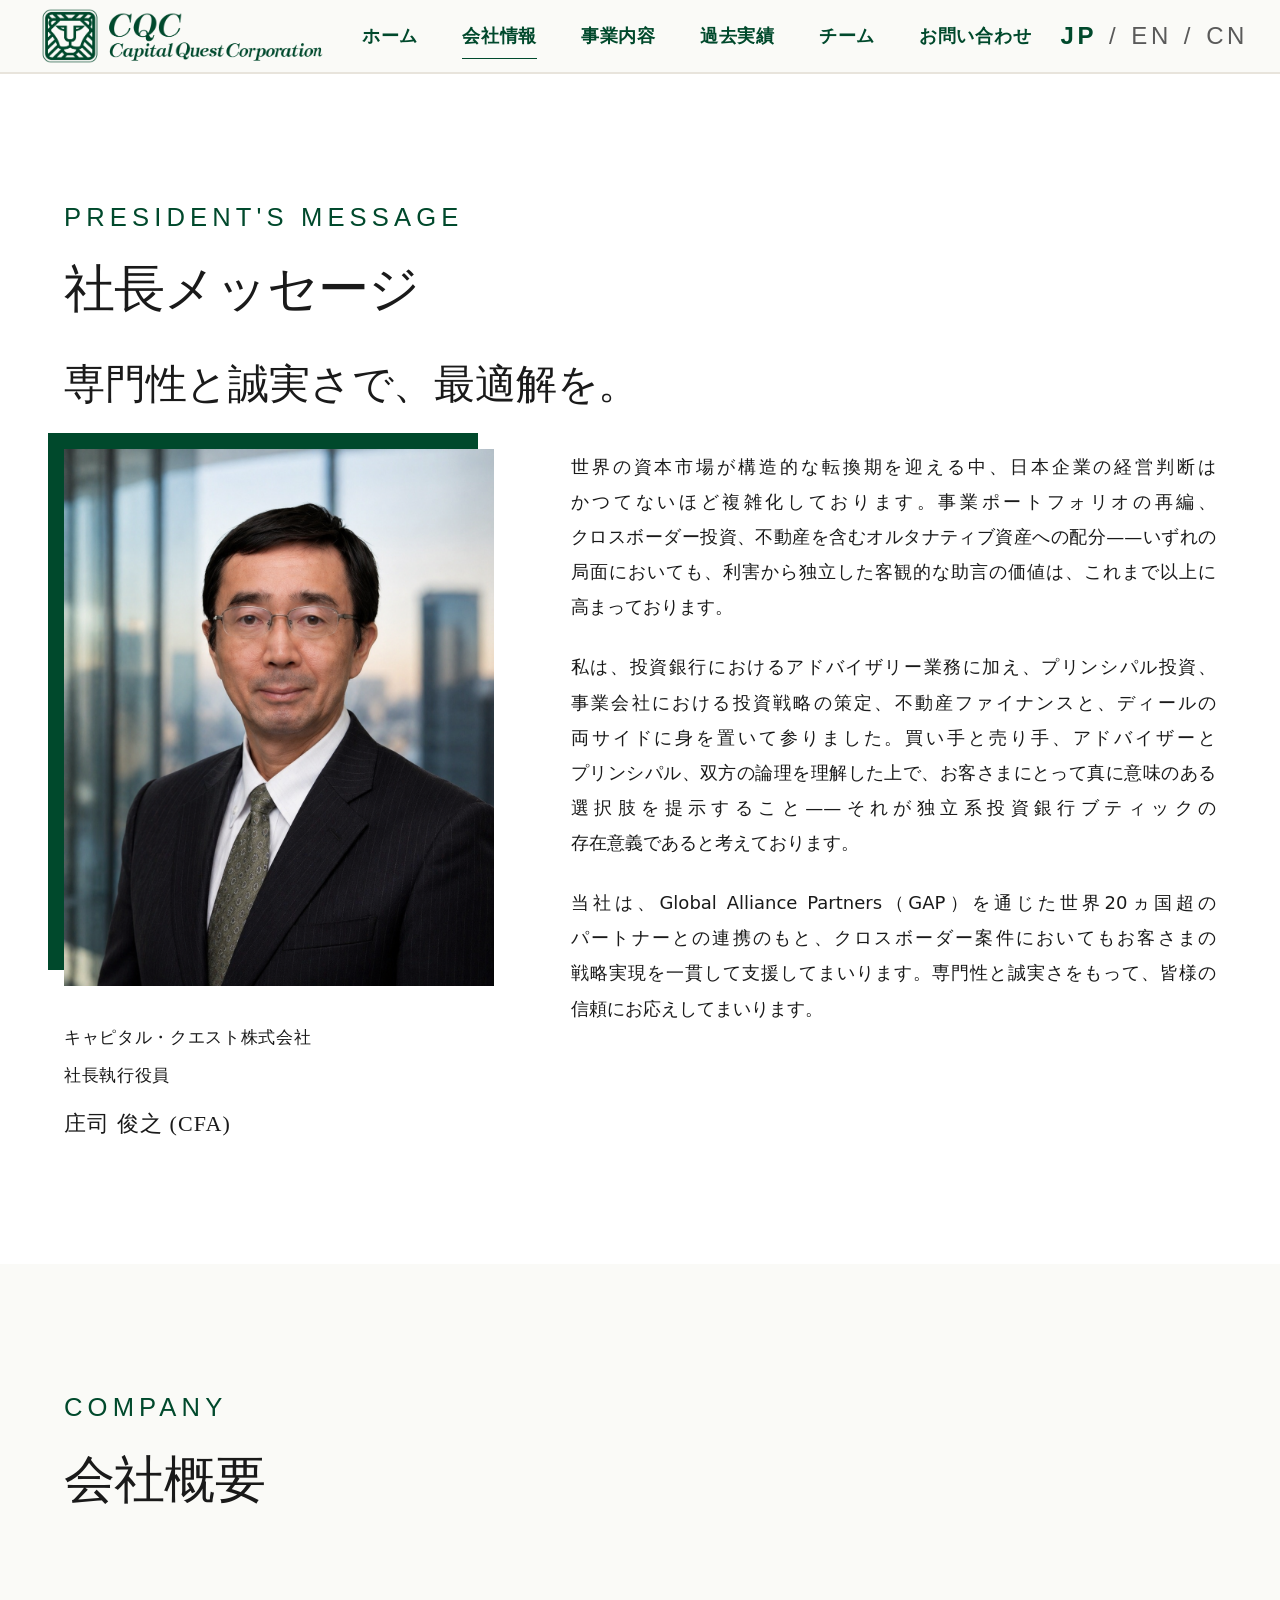
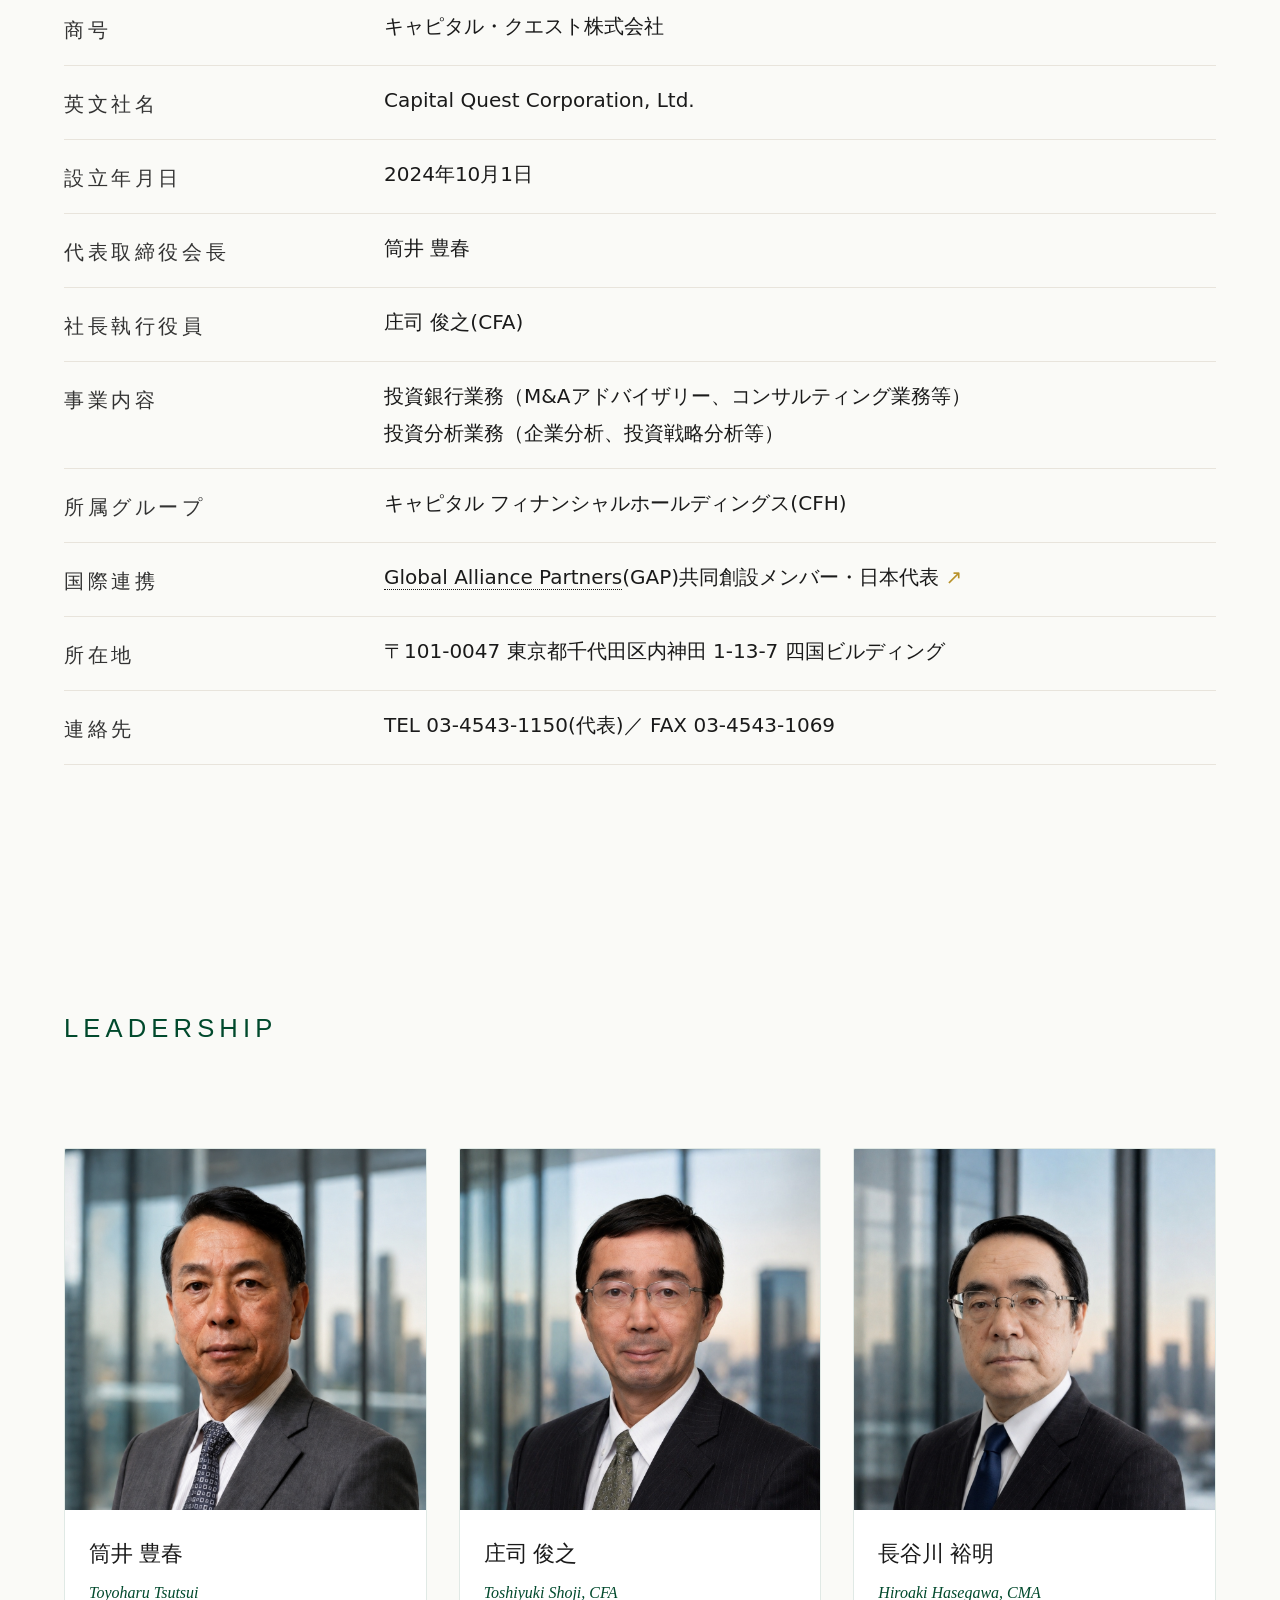
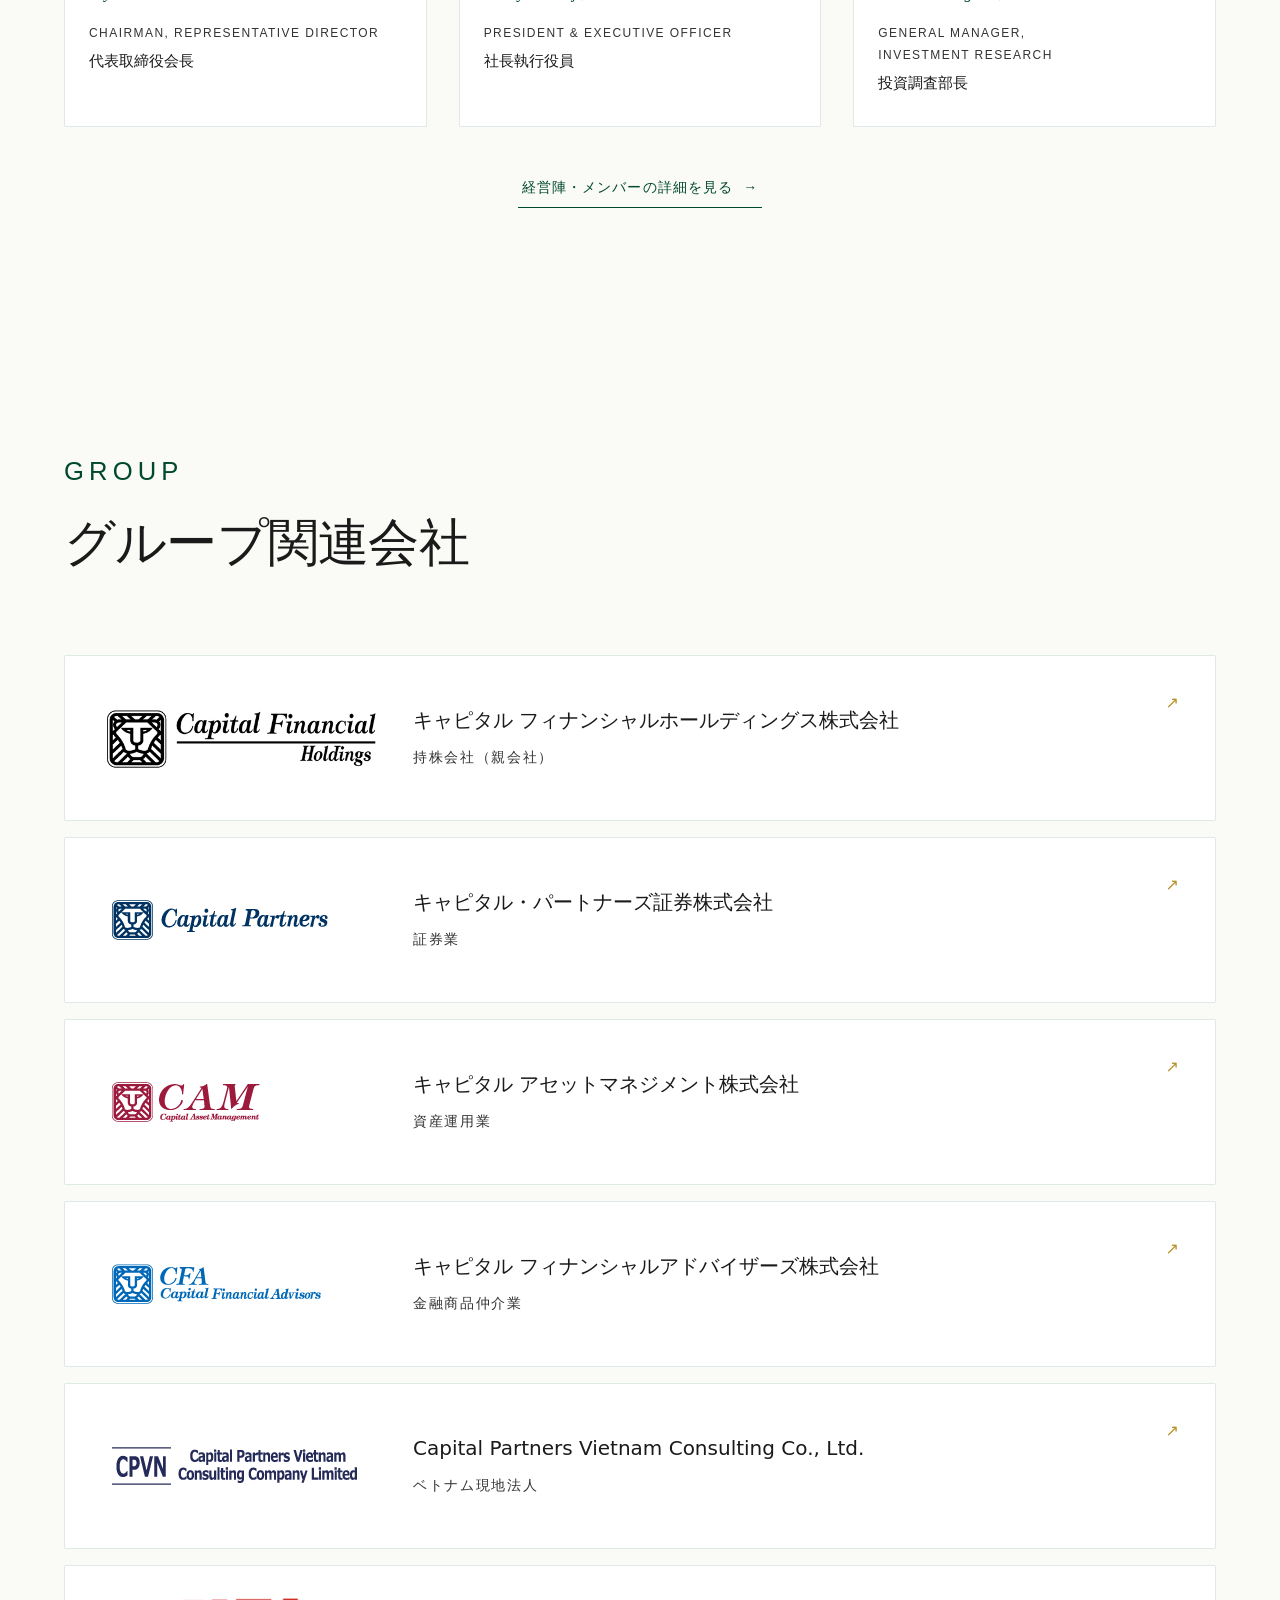
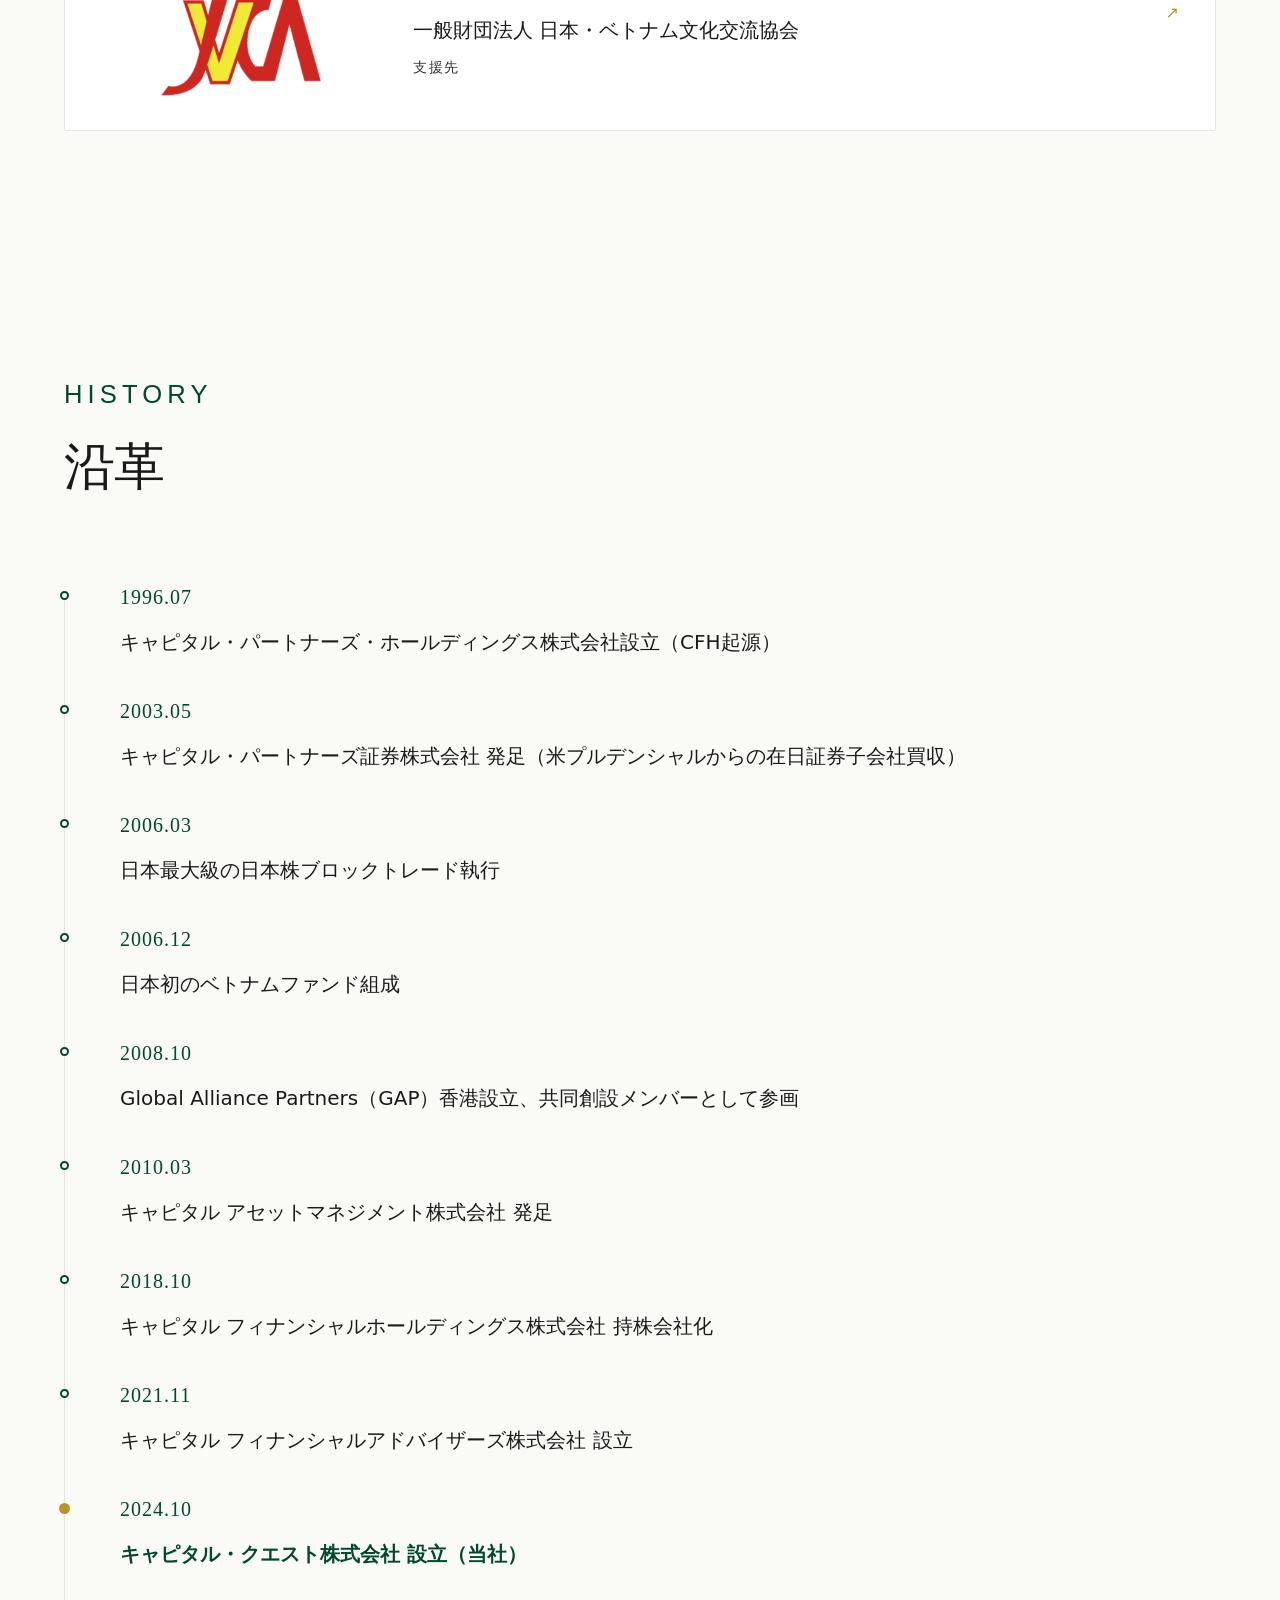
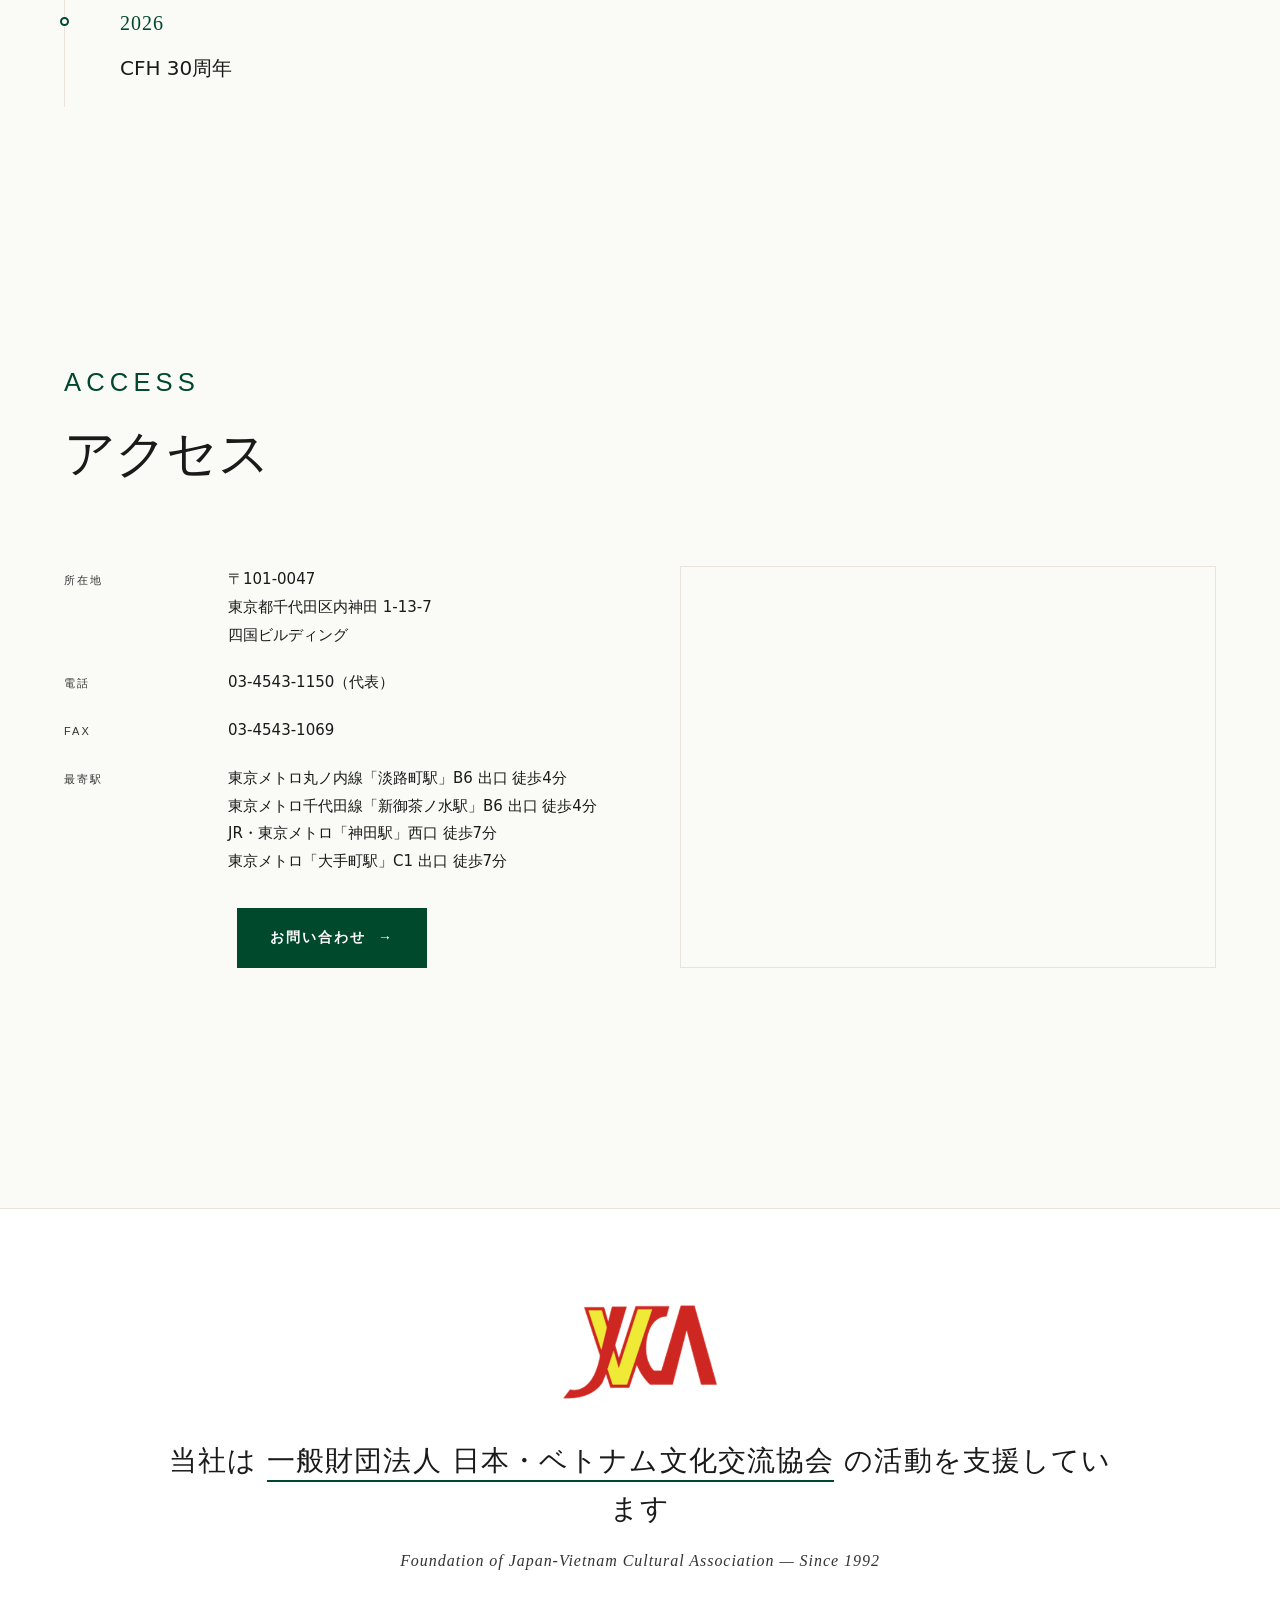
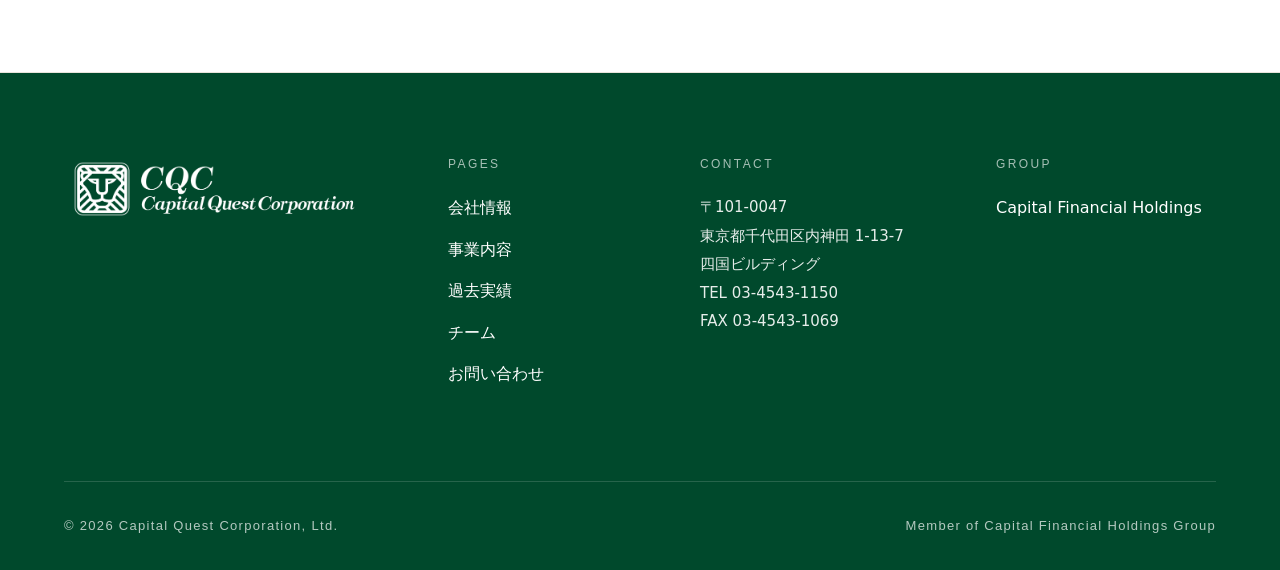
<file: about.html>
<!DOCTYPE html>
<html lang="ja">
<head>
  <meta charset="UTF-8">
  <meta name="viewport" content="width=device-width, initial-scale=1">
  <title>会社概要 | キャピタル・クエスト株式会社</title>
  <meta name="description" content="キャピタル・クエスト株式会社の会社概要、CFHグループ内の位置付け、沿革。">
  <link rel="canonical" href="https://capital-qc.co.jp/about.html">
  <link rel="stylesheet" href="assets/css/style.css?v=20260513d">
</head>
<body>

<header class="site-header">
  <div class="site-header__inner">
    <a href="index.html" class="site-logo" aria-label="Capital Quest Corporation, Ltd. トップへ">
      <img src="assets/logo/cqc/cqc-logo-transparent.png" alt="Capital Quest Corporation, Ltd.">
    </a>
    <button class="site-nav-toggle" type="button" aria-label="メニューを開く" aria-expanded="false" aria-controls="site-nav">
      <span class="site-nav-toggle__bar" aria-hidden="true"></span>
    </button>
    <nav class="site-nav" id="site-nav" aria-label="グローバル">
      <a href="index.html">ホーム</a>
      <a href="about.html" class="is-active">会社情報</a>
      <a href="services.html">事業内容</a>
      <a href="track-record.html">過去実績</a>
      <a href="team.html">チーム</a>
      <a href="mailto:info@capital-qc.co.jp?subject=Capital%20Quest%20Corporation%20%E5%85%AC%E5%BC%8FHP%E3%81%8B%E3%82%89%E3%81%AE%E3%81%8A%E5%95%8F%E3%81%84%E5%90%88%E3%82%8F%E3%81%9B">お問い合わせ</a>
    </nav>
    <div class="site-nav__lang" aria-label="言語切替">
      <span class="is-active">JP</span>
      <span aria-hidden="true">/</span>
      <a href="en/about.html">EN</a>
      <span aria-hidden="true">/</span>
      <a href="cn/about.html">CN</a>
    </div>
  </div>
</header>

<main>
  <!-- President's Message -->
  <section class="section president" aria-labelledby="president-h">
    <div class="container">
      <div class="section-header">
        <span class="eyebrow">President's Message</span>
        <h2 id="president-h" class="h2">社長メッセージ</h2>
      </div>

      <h3 class="president__pull">専門性と誠実さで、最適解を。</h3>

      <div class="president__grid">

        <figure class="president__photo">
          <div class="president__photo-frame">
            <img src="assets/img/team/shoji.png" alt="庄司 俊之">
          </div>
          <figcaption class="president__sign">
            <span class="president__sign-company">キャピタル・クエスト株式会社</span>
            <span class="president__sign-title">社長執行役員</span>
            <span class="president__sign-name">庄司 俊之 (CFA)</span>
          </figcaption>
        </figure>

        <div class="president__text">
          <div class="president__body">
            <p class="jp-justify">世界の資本市場が構造的な転換期を迎える中、日本企業の経営判断はかつてないほど複雑化しております。事業ポートフォリオの再編、クロスボーダー投資、不動産を含むオルタナティブ資産への配分——いずれの局面においても、利害から独立した客観的な助言の価値は、これまで以上に高まっております。</p>
            <p class="jp-justify">私は、投資銀行におけるアドバイザリー業務に加え、プリンシパル投資、事業会社における投資戦略の策定、不動産ファイナンスと、ディールの両サイドに身を置いて参りました。買い手と売り手、アドバイザーとプリンシパル、双方の論理を理解した上で、お客さまにとって真に意味のある選択肢を提示すること——それが独立系投資銀行ブティックの存在意義であると考えております。</p>
            <p class="jp-justify">当社は、Global Alliance Partners（GAP）を通じた世界20ヵ国超のパートナーとの連携のもと、クロスボーダー案件においてもお客さまの戦略実現を一貫して支援してまいります。専門性と誠実さをもって、皆様の信頼にお応えしてまいります。</p>
          </div>
        </div>

      </div>
    </div>
  </section>

  <!-- Company Overview Table -->
  <section class="section">
    <div class="container">
      <div class="section-header">
        <span class="eyebrow">Company</span>
        <h2 class="h2">会社概要</h2>
      </div>

      <table class="about-table">
        <tbody>
          <tr><th>商号</th><td>キャピタル・クエスト株式会社</td></tr>
          <tr><th>英文社名</th><td>Capital Quest Corporation, Ltd.</td></tr>
          <tr><th>設立年月日</th><td>2024年10月1日</td></tr>
          <tr><th>代表取締役会長</th><td>筒井 豊春</td></tr>
          <tr><th>社長執行役員</th><td>庄司 俊之(CFA)</td></tr>
          <tr><th>事業内容</th><td>投資銀行業務（M&amp;Aアドバイザリー、コンサルティング業務等）<br>投資分析業務（企業分析、投資戦略分析等）</td></tr>
          <tr><th>所属グループ</th><td>キャピタル フィナンシャルホールディングス(CFH)</td></tr>
          <tr><th>国際連携</th><td><a href="https://globalalliancepartners.com/gap-members/" target="_blank" rel="noopener noreferrer" class="gap-link">Global Alliance Partners</a>(GAP)共同創設メンバー・日本代表 <span class="arrow" aria-hidden="true" style="color: var(--c-gold);">↗</span></td></tr>
          <tr><th>所在地</th><td>〒101-0047 東京都千代田区内神田 1-13-7 四国ビルディング</td></tr>
          <tr><th>連絡先</th><td>TEL 03-4543-1150(代表)／ FAX 03-4543-1069</td></tr>
        </tbody>
      </table>
    </div>
  </section>

  <!-- Leadership Highlight (-> team.html) -->
  <section class="section">
    <div class="container">
      <div class="section-header">
        <span class="eyebrow">Leadership</span>
      </div>

      <div class="leadership-highlight">
        <a href="team.html" class="leader-mini">
          <div class="leader-mini__photo"><img src="assets/img/team/tsutsui.png" alt="筒井 豊春"></div>
          <div class="leader-mini__body">
            <div class="leader-mini__name">筒井 豊春</div>
            <span class="leader-mini__name-en">Toyoharu Tsutsui</span>
            <span class="leader-mini__title">Chairman, Representative Director</span>
            <span class="leader-mini__title-jp">代表取締役会長</span>
          </div>
        </a>
        <a href="team.html" class="leader-mini">
          <div class="leader-mini__photo"><img src="assets/img/team/shoji.png" alt="庄司 俊之"></div>
          <div class="leader-mini__body">
            <div class="leader-mini__name">庄司 俊之</div>
            <span class="leader-mini__name-en">Toshiyuki Shoji, CFA</span>
            <span class="leader-mini__title">President &amp; Executive Officer</span>
            <span class="leader-mini__title-jp">社長執行役員</span>
          </div>
        </a>
        <a href="team.html" class="leader-mini">
          <div class="leader-mini__photo"><img src="assets/img/team/hasegawa.png" alt="長谷川 裕明"></div>
          <div class="leader-mini__body">
            <div class="leader-mini__name">長谷川 裕明</div>
            <span class="leader-mini__name-en">Hiroaki Hasegawa, CMA</span>
            <span class="leader-mini__title">General Manager,<br>Investment Research</span>
            <span class="leader-mini__title-jp">投資調査部長</span>
          </div>
        </a>
      </div>

      <div class="leadership-highlight__cta">
        <a href="team.html" class="leadership-highlight__link">経営陣・メンバーの詳細を見る <span aria-hidden="true">→</span></a>
      </div>
    </div>
  </section>

  <!-- Group Related Companies (simplified list / D-013 GAP independent) -->
  <section class="section">
    <div class="container">
      <div class="section-header">
        <span class="eyebrow">Group</span>
        <h2 class="h2">グループ関連会社</h2>
      </div>

      <div class="group-cards">
        <a href="http://www.cfhd.co.jp/" target="_blank" rel="noopener noreferrer" class="group-card">
          <div class="group-card__logo"><img src="assets/img/group/cfh.png" alt="Capital Financial Holdings"></div>
          <div class="group-card__body">
            <span class="group-card__name">キャピタル フィナンシャルホールディングス株式会社</span>
            <span class="group-card__role">持株会社（親会社）</span>
          </div>
          <span class="group-card__arrow" aria-hidden="true">↗</span>
        </a>
        <a href="https://www.capital.co.jp/" target="_blank" rel="noopener noreferrer" class="group-card">
          <div class="group-card__logo"><img src="assets/img/group/cps.png" alt="Capital Partners Securities"></div>
          <div class="group-card__body">
            <span class="group-card__name">キャピタル・パートナーズ証券株式会社</span>
            <span class="group-card__role">証券業</span>
          </div>
          <span class="group-card__arrow" aria-hidden="true">↗</span>
        </a>
        <a href="https://www.capital-am.co.jp/" target="_blank" rel="noopener noreferrer" class="group-card">
          <div class="group-card__logo"><img src="assets/img/group/cam.png" alt="Capital Asset Management"></div>
          <div class="group-card__body">
            <span class="group-card__name">キャピタル アセットマネジメント株式会社</span>
            <span class="group-card__role">資産運用業</span>
          </div>
          <span class="group-card__arrow" aria-hidden="true">↗</span>
        </a>
        <a href="http://capital-fa.co.jp/" target="_blank" rel="noopener noreferrer" class="group-card">
          <div class="group-card__logo"><img src="assets/img/group/cfa.png" alt="Capital Financial Advisors"></div>
          <div class="group-card__body">
            <span class="group-card__name">キャピタル フィナンシャルアドバイザーズ株式会社</span>
            <span class="group-card__role">金融商品仲介業</span>
          </div>
          <span class="group-card__arrow" aria-hidden="true">↗</span>
        </a>
        <a href="http://cpvn.com.vn/jp/" target="_blank" rel="noopener noreferrer" class="group-card">
          <div class="group-card__logo"><img src="assets/img/group/cpvn.png" alt="Capital Partners Vietnam"></div>
          <div class="group-card__body">
            <span class="group-card__name">Capital Partners Vietnam Consulting Co., Ltd.</span>
            <span class="group-card__role">ベトナム現地法人</span>
          </div>
          <span class="group-card__arrow" aria-hidden="true">↗</span>
        </a>
        <a href="https://www.jvca.or.jp/" target="_blank" rel="noopener noreferrer" class="group-card">
          <div class="group-card__logo"><img src="assets/img/group/jvca.png" alt="JVCA"></div>
          <div class="group-card__body">
            <span class="group-card__name">一般財団法人 日本・ベトナム文化交流協会</span>
            <span class="group-card__role">支援先</span>
          </div>
          <span class="group-card__arrow" aria-hidden="true">↗</span>
        </a>
      </div>
    </div>
  </section>

  <!-- History Timeline -->
  <section class="section" style="background: var(--c-bg);">
    <div class="container">
      <div class="section-header">
        <span class="eyebrow">History</span>
        <h2 class="h2">沿革</h2>
      </div>

      <ol class="timeline">
        <li class="timeline__item">
          <span class="timeline__year">1996.07</span>
          <div class="timeline__event">キャピタル・パートナーズ・ホールディングス株式会社設立（CFH起源）</div>
        </li>
        <li class="timeline__item">
          <span class="timeline__year">2003.05</span>
          <div class="timeline__event">キャピタル・パートナーズ証券株式会社 発足（米プルデンシャルからの在日証券子会社買収）</div>
        </li>
        <li class="timeline__item">
          <span class="timeline__year">2006.03</span>
          <div class="timeline__event">日本最大級の日本株ブロックトレード執行</div>
        </li>
        <li class="timeline__item">
          <span class="timeline__year">2006.12</span>
          <div class="timeline__event">日本初のベトナムファンド組成</div>
        </li>
        <li class="timeline__item">
          <span class="timeline__year">2008.10</span>
          <div class="timeline__event">Global Alliance Partners（GAP）香港設立、共同創設メンバーとして参画</div>
        </li>
        <li class="timeline__item">
          <span class="timeline__year">2010.03</span>
          <div class="timeline__event">キャピタル アセットマネジメント株式会社 発足</div>
        </li>
        <li class="timeline__item">
          <span class="timeline__year">2018.10</span>
          <div class="timeline__event">キャピタル フィナンシャルホールディングス株式会社 持株会社化</div>
        </li>
        <li class="timeline__item">
          <span class="timeline__year">2021.11</span>
          <div class="timeline__event">キャピタル フィナンシャルアドバイザーズ株式会社 設立</div>
        </li>
        <li class="timeline__item timeline__item--highlight">
          <span class="timeline__year">2024.10</span>
          <div class="timeline__event">キャピタル・クエスト株式会社 設立（当社）</div>
        </li>
        <li class="timeline__item">
          <span class="timeline__year">2026</span>
          <div class="timeline__event">CFH 30周年</div>
        </li>
      </ol>
    </div>
  </section>

  <!-- =========================================================
       ACCESS
       ========================================================= -->
  <section class="access" aria-labelledby="access-h">
    <div class="container">
      <div class="section-header">
        <span class="eyebrow">Access</span>
        <h2 id="access-h">アクセス</h2>
      </div>

      <div class="access__grid">
        <div class="access__info">
          <dl>
            <dt>所在地</dt>
            <dd>〒101-0047<br>東京都千代田区内神田 1-13-7<br>四国ビルディング</dd>
            <dt>電話</dt>
            <dd>03-4543-1150（代表）</dd>
            <dt>FAX</dt>
            <dd>03-4543-1069</dd>
            <dt>最寄駅</dt>
            <dd>東京メトロ丸ノ内線「淡路町駅」B6 出口 徒歩4分<br>東京メトロ千代田線「新御茶ノ水駅」B6 出口 徒歩4分<br>JR・東京メトロ「神田駅」西口 徒歩7分<br>東京メトロ「大手町駅」C1 出口 徒歩7分</dd>
          </dl>

          <a href="mailto:info@capital-qc.co.jp" class="access__contact-btn">
            お問い合わせ
            <span class="arrow" aria-hidden="true">→</span>
          </a>
        </div>

        <div class="access__map">
          <iframe
            src="https://maps.google.com/maps?q=%E6%9D%B1%E4%BA%AC%E9%83%BD%E5%8D%83%E4%BB%A3%E7%94%B0%E5%8C%BA%E5%86%85%E7%A5%9E%E7%94%B01-13-7&t=&z=17&ie=UTF8&iwloc=&output=embed"
            width="100%" height="100%" frameborder="0" style="border:0"
            loading="lazy" referrerpolicy="no-referrer-when-downgrade"
            title="キャピタル・クエスト株式会社 所在地（東京都千代田区内神田1-13-7 四国ビルディング）"></iframe>
        </div>
      </div>
    </div>
  </section>

</main>

<!-- JVCA Support Section -->
<section class="site-support" aria-label="JVCA支援">
  <div class="container">
    <div class="site-support__inner">
      <div class="site-support__logo">
        <img src="assets/img/group/jvca.png" alt="JVCA — 日本・ベトナム文化交流協会">
      </div>
      <div class="site-support__text">
        <p class="site-support__line">当社は <a href="https://www.jvca.or.jp/" target="_blank" rel="noopener noreferrer">一般財団法人 日本・ベトナム文化交流協会</a> の活動を支援しています</p>
        <p class="site-support__since">Foundation of Japan-Vietnam Cultural Association — Since 1992</p>
      </div>
    </div>
  </div>
</section>

<footer class="site-footer">
  <div class="container">
<div class="site-footer__grid">
      <div class="site-footer__brand">
        <img src="assets/logo/cqc/cqc-logo-white.png" alt="Capital Quest Corporation, Ltd.">
      </div>
      <div class="site-footer__col">
        <h4>Pages</h4>
        <ul>
          <li><a href="about.html">会社情報</a></li>
          <li><a href="services.html">事業内容</a></li>
          <li><a href="track-record.html">過去実績</a></li>
          <li><a href="team.html">チーム</a></li>
          <li><a href="mailto:info@capital-qc.co.jp?subject=Capital%20Quest%20Corporation%20%E5%85%AC%E5%BC%8FHP%E3%81%8B%E3%82%89%E3%81%AE%E3%81%8A%E5%95%8F%E3%81%84%E5%90%88%E3%82%8F%E3%81%9B">お問い合わせ</a></li>
        </ul>
      </div>
      <div class="site-footer__col">
        <h4>Contact</h4>
        <address>
          〒101-0047<br>
          東京都千代田区内神田 1-13-7<br>
          四国ビルディング<br>
          TEL 03-4543-1150<br>
          FAX 03-4543-1069
        </address>
      </div>
      <div class="site-footer__col">
        <h4>Group</h4>
        <ul>
          <li>Capital Financial Holdings</li>
        </ul>
      </div>

    </div>
    <div class="site-footer__bottom">
      <span>&copy; 2026 Capital Quest Corporation, Ltd.</span>
      <span>Member of Capital Financial Holdings Group</span>
    </div>
  </div>
</footer>

<script src="assets/js/site.js?v=20260513a" defer></script>
</body>
</html>
</file>
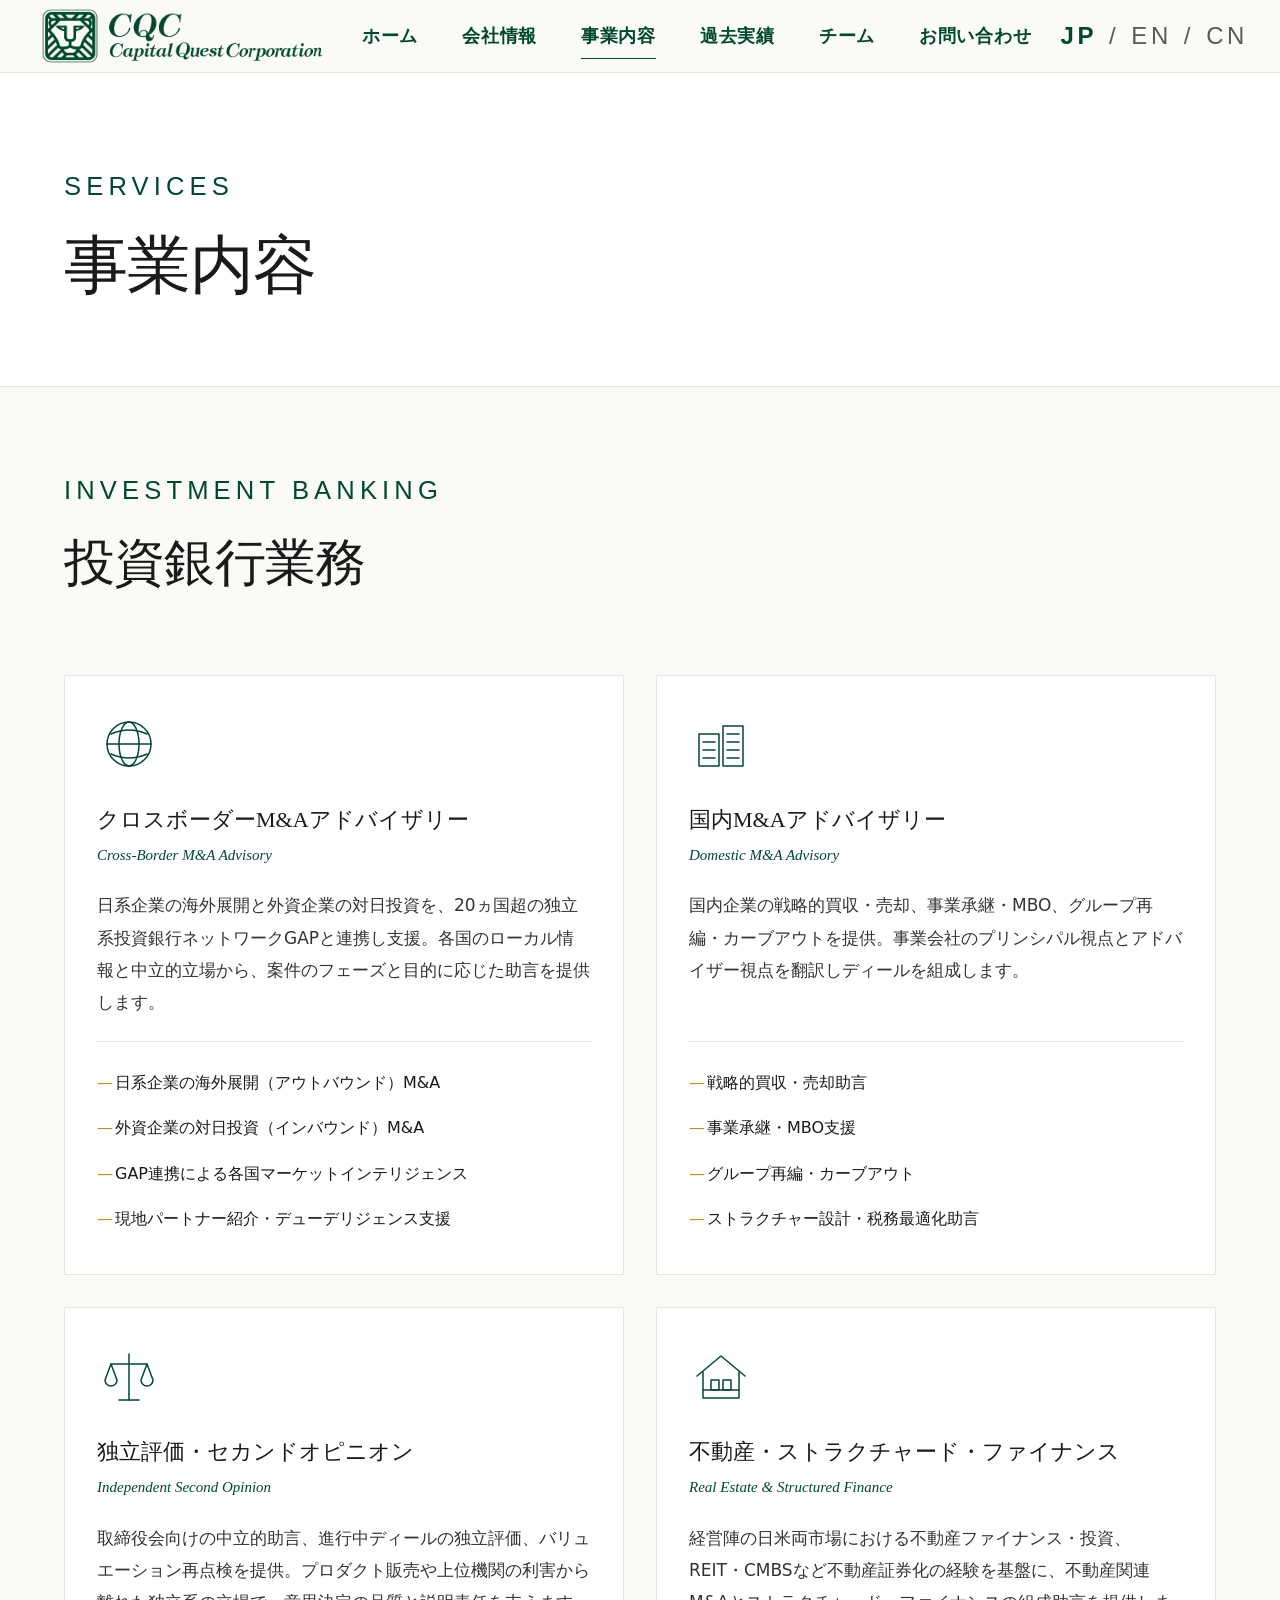
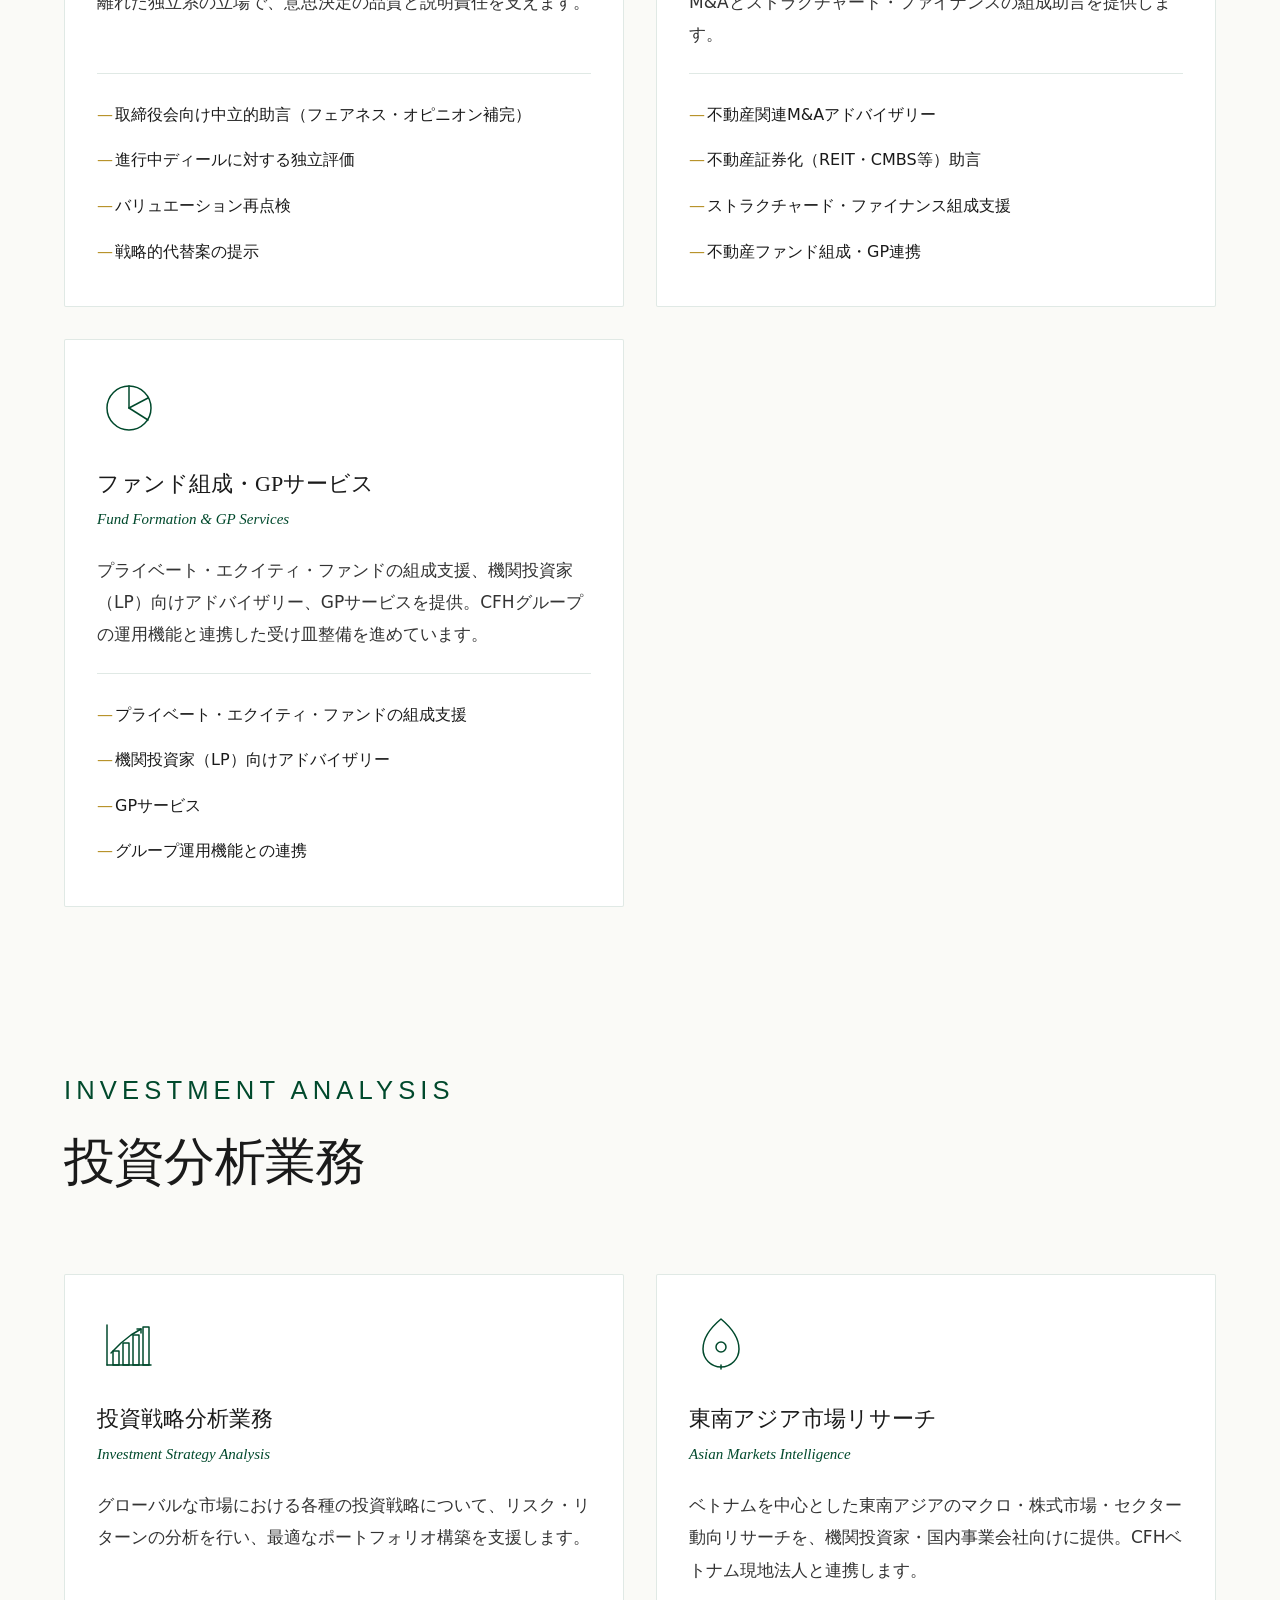
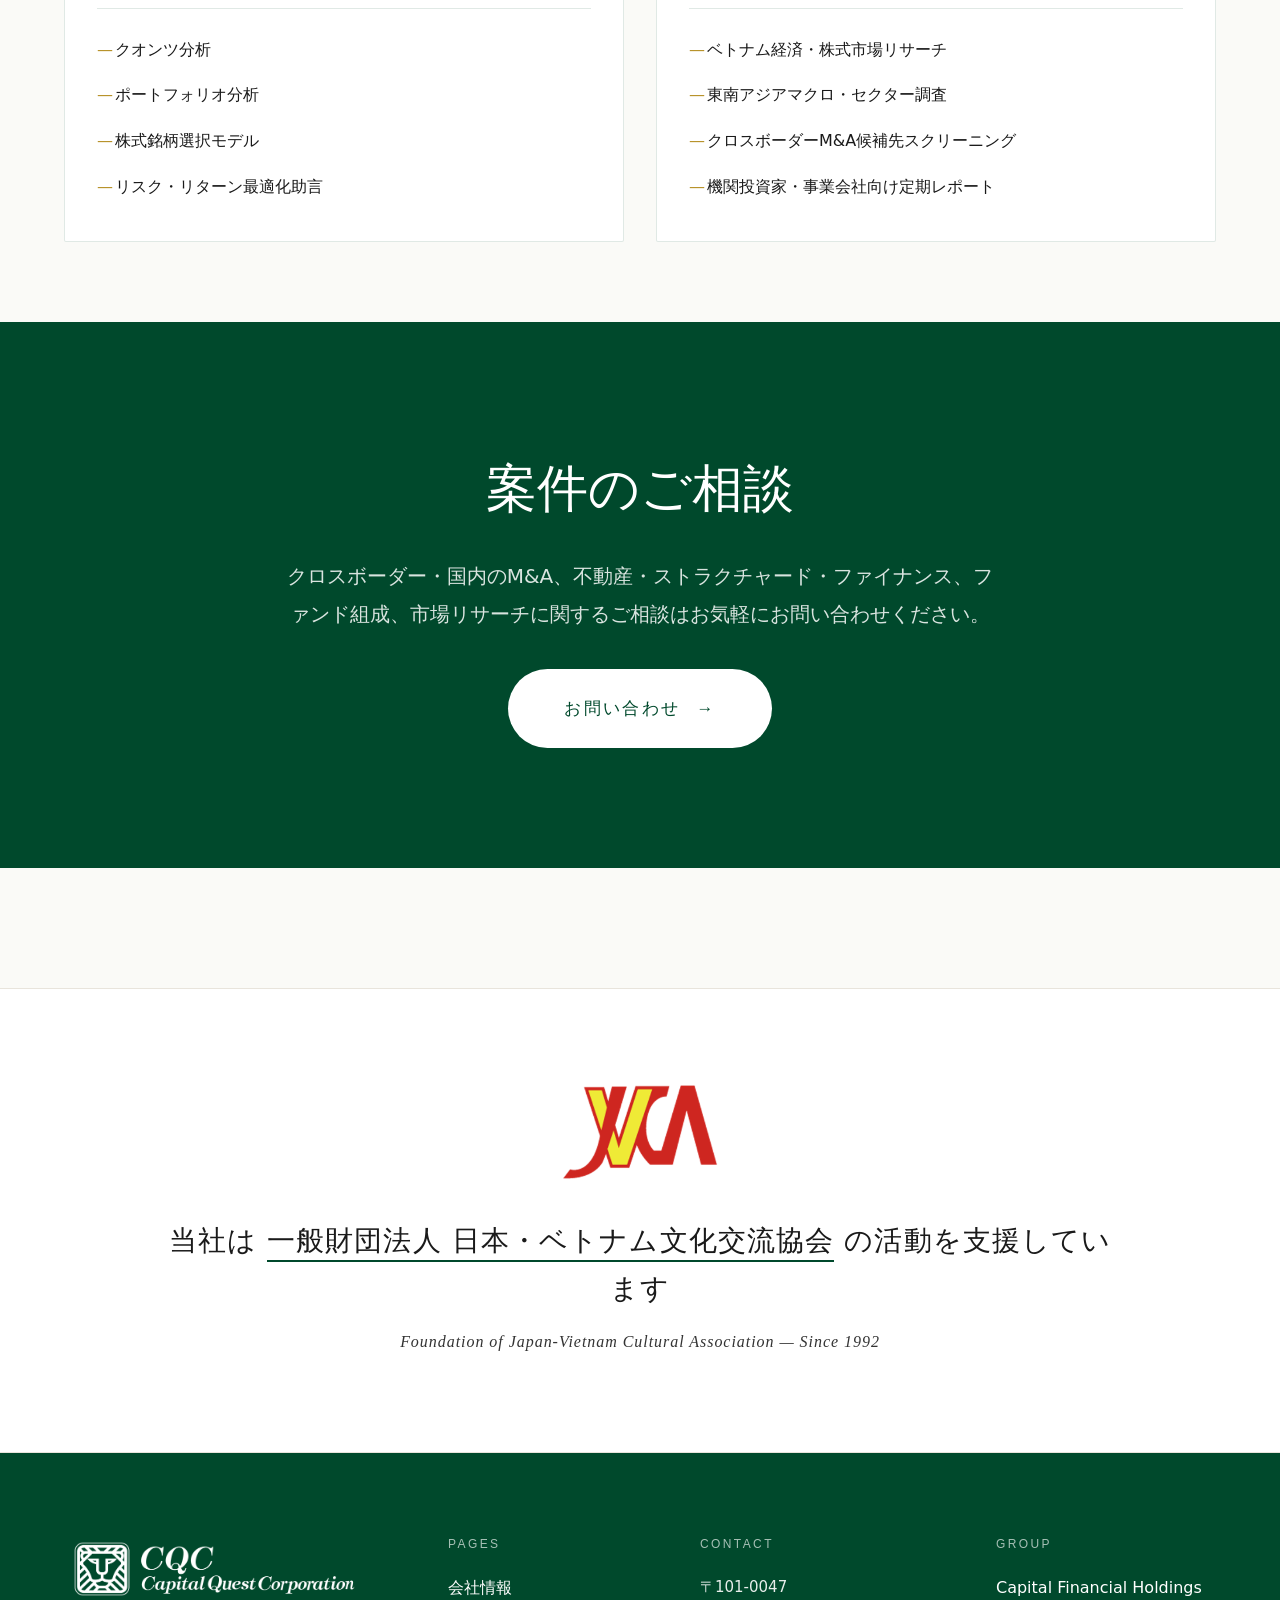
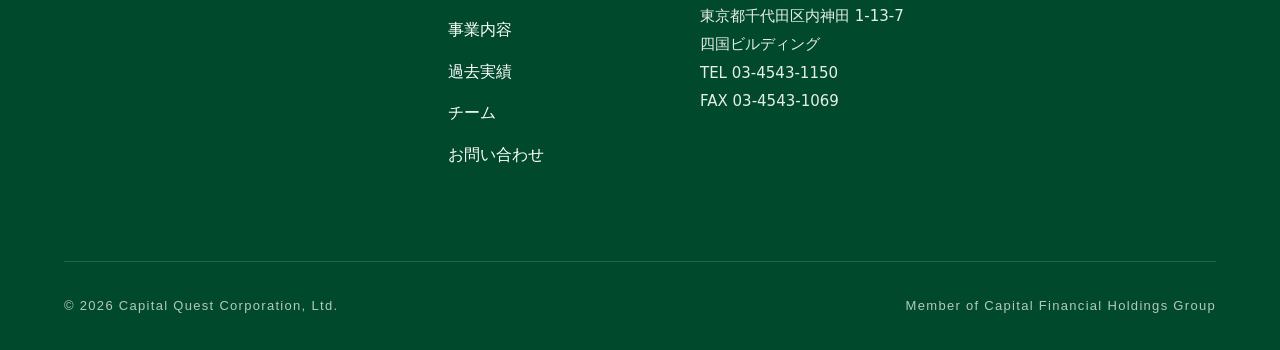
<file: services.html>
<!DOCTYPE html>
<html lang="ja">
<head>
  <meta charset="UTF-8">
  <meta name="viewport" content="width=device-width, initial-scale=1">
  <title>Services | キャピタル・クエスト株式会社</title>
  <meta name="description" content="投資銀行業務（クロスボーダーM&Aアドバイザリー、国内M&Aアドバイザリー、独立評価、不動産ストラクチャード・ファイナンス、ファンド組成）と投資分析業務（投資戦略分析、東南アジア市場リサーチ）。">
  <link rel="canonical" href="https://capital-qc.co.jp/services.html">
  <link rel="stylesheet" href="assets/css/style.css?v=20260513d">
</head>
<body>

<header class="site-header">
  <div class="site-header__inner">
    <a href="index.html" class="site-logo" aria-label="Capital Quest Corporation, Ltd. トップへ">
      <img src="assets/logo/cqc/cqc-logo-transparent.png" alt="Capital Quest Corporation, Ltd.">
    </a>
    <button class="site-nav-toggle" type="button" aria-label="メニューを開く" aria-expanded="false" aria-controls="site-nav">
      <span class="site-nav-toggle__bar" aria-hidden="true"></span>
    </button>
    <nav class="site-nav" id="site-nav" aria-label="グローバル">
      <a href="index.html">ホーム</a>
      <a href="about.html">会社情報</a>
      <a href="services.html" class="is-active">事業内容</a>
      <a href="track-record.html">過去実績</a>
      <a href="team.html">チーム</a>
      <a href="mailto:info@capital-qc.co.jp?subject=Capital%20Quest%20Corporation%20%E5%85%AC%E5%BC%8FHP%E3%81%8B%E3%82%89%E3%81%AE%E3%81%8A%E5%95%8F%E3%81%84%E5%90%88%E3%82%8F%E3%81%9B">お問い合わせ</a>
    </nav>
    <div class="site-nav__lang" aria-label="言語切替">
      <span class="is-active">JP</span>
      <span aria-hidden="true">/</span>
      <a href="en/services.html">EN</a>
      <span aria-hidden="true">/</span>
      <a href="cn/services.html">CN</a>
    </div>
  </div>
</header>

<main>
  <section class="page-hero">
    <div class="container">
      <span class="eyebrow page-hero__eyebrow">Services</span>
      <h1>事業内容</h1>
    </div>
  </section>

  <!-- 投資銀行業務 (5領域) -->
  <section class="pillar-section">
    <div class="container">
      <div class="section-header">
        <span class="eyebrow">Investment Banking</span>
        <h2 class="h2">投資銀行業務</h2>
      </div>

      <div class="pillar-grid">

        <article class="pillar-card">
          <div class="pillar-card__icon" aria-hidden="true">
            <svg viewBox="0 0 64 64" fill="none" stroke="currentColor" stroke-width="1.5" stroke-linecap="round" stroke-linejoin="round"><circle cx="32" cy="32" r="22"/><ellipse cx="32" cy="32" rx="10" ry="22"/><line x1="10" y1="32" x2="54" y2="32"/><path d="M14 22 Q32 14 50 22"/><path d="M14 42 Q32 50 50 42"/></svg>
          </div>
          <h2 class="pillar-card__title">クロスボーダーM&amp;Aアドバイザリー</h2>
          <span class="pillar-card__title-en">Cross-Border M&amp;A Advisory</span>
          <p class="pillar-card__lead jp-justify">日系企業の海外展開と外資企業の対日投資を、20ヵ国超の独立系投資銀行ネットワークGAPと連携し支援。各国のローカル情報と中立的立場から、案件のフェーズと目的に応じた助言を提供します。</p>
          <ul class="pillar-card__sub">
            <li>日系企業の海外展開（アウトバウンド）M&amp;A</li>
            <li>外資企業の対日投資（インバウンド）M&amp;A</li>
            <li>GAP連携による各国マーケットインテリジェンス</li>
            <li>現地パートナー紹介・デューデリジェンス支援</li>
          </ul>
        </article>

        <article class="pillar-card">
          <div class="pillar-card__icon" aria-hidden="true">
            <svg viewBox="0 0 64 64" fill="none" stroke="currentColor" stroke-width="1.5" stroke-linecap="round" stroke-linejoin="round"><rect x="10" y="22" width="20" height="32"/><rect x="34" y="14" width="20" height="40"/><line x1="14" y1="30" x2="26" y2="30"/><line x1="14" y1="38" x2="26" y2="38"/><line x1="14" y1="46" x2="26" y2="46"/><line x1="38" y1="22" x2="50" y2="22"/><line x1="38" y1="30" x2="50" y2="30"/><line x1="38" y1="38" x2="50" y2="38"/><line x1="38" y1="46" x2="50" y2="46"/></svg>
          </div>
          <h2 class="pillar-card__title">国内M&amp;Aアドバイザリー</h2>
          <span class="pillar-card__title-en">Domestic M&amp;A Advisory</span>
          <p class="pillar-card__lead jp-justify">国内企業の戦略的買収・売却、事業承継・MBO、グループ再編・カーブアウトを提供。事業会社のプリンシパル視点とアドバイザー視点を翻訳しディールを組成します。</p>
          <ul class="pillar-card__sub">
            <li>戦略的買収・売却助言</li>
            <li>事業承継・MBO支援</li>
            <li>グループ再編・カーブアウト</li>
            <li>ストラクチャー設計・税務最適化助言</li>
          </ul>
        </article>

        <article class="pillar-card">
          <div class="pillar-card__icon" aria-hidden="true">
            <svg viewBox="0 0 64 64" fill="none" stroke="currentColor" stroke-width="1.5" stroke-linecap="round" stroke-linejoin="round"><line x1="32" y1="10" x2="32" y2="50"/><line x1="22" y1="56" x2="42" y2="56"/><line x1="32" y1="50" x2="32" y2="56"/><line x1="14" y1="20" x2="50" y2="20"/><path d="M14 20 L8 36 A6 6 0 0 0 20 36 Z"/><path d="M50 20 L44 36 A6 6 0 0 0 56 36 Z"/></svg>
          </div>
          <h2 class="pillar-card__title">独立評価・セカンドオピニオン</h2>
          <span class="pillar-card__title-en">Independent Second Opinion</span>
          <p class="pillar-card__lead jp-justify">取締役会向けの中立的助言、進行中ディールの独立評価、バリュエーション再点検を提供。プロダクト販売や上位機関の利害から離れた独立系の立場で、意思決定の品質と説明責任を支えます。</p>
          <ul class="pillar-card__sub">
            <li>取締役会向け中立的助言（フェアネス・オピニオン補完）</li>
            <li>進行中ディールに対する独立評価</li>
            <li>バリュエーション再点検</li>
            <li>戦略的代替案の提示</li>
          </ul>
        </article>

        <article class="pillar-card">
          <div class="pillar-card__icon" aria-hidden="true">
            <svg viewBox="0 0 64 64" fill="none" stroke="currentColor" stroke-width="1.5" stroke-linecap="round" stroke-linejoin="round"><polyline points="8,32 32,12 56,32"/><polyline points="14,28 14,54 50,54 50,28"/><rect x="22" y="36" width="8" height="10"/><rect x="34" y="36" width="8" height="10"/><line x1="14" y1="46" x2="50" y2="46"/></svg>
          </div>
          <h2 class="pillar-card__title">不動産・ストラクチャード・ファイナンス</h2>
          <span class="pillar-card__title-en">Real Estate &amp; Structured Finance</span>
          <p class="pillar-card__lead jp-justify">経営陣の日米両市場における不動産ファイナンス・投資、REIT・CMBSなど不動産証券化の経験を基盤に、不動産関連M&amp;Aとストラクチャード・ファイナンスの組成助言を提供します。</p>
          <ul class="pillar-card__sub">
            <li>不動産関連M&amp;Aアドバイザリー</li>
            <li>不動産証券化（REIT・CMBS等）助言</li>
            <li>ストラクチャード・ファイナンス組成支援</li>
            <li>不動産ファンド組成・GP連携</li>
          </ul>
        </article>

        <article class="pillar-card">
          <div class="pillar-card__icon" aria-hidden="true">
            <svg viewBox="0 0 64 64" fill="none" stroke="currentColor" stroke-width="1.5" stroke-linecap="round" stroke-linejoin="round"><circle cx="32" cy="32" r="22"/><line x1="32" y1="10" x2="32" y2="32"/><line x1="32" y1="32" x2="51" y2="22"/><line x1="32" y1="32" x2="51" y2="44"/></svg>
          </div>
          <h2 class="pillar-card__title">ファンド組成・GPサービス</h2>
          <span class="pillar-card__title-en">Fund Formation &amp; GP Services</span>
          <p class="pillar-card__lead jp-justify">プライベート・エクイティ・ファンドの組成支援、機関投資家（LP）向けアドバイザリー、GPサービスを提供。CFHグループの運用機能と連携した受け皿整備を進めています。</p>
          <ul class="pillar-card__sub">
            <li>プライベート・エクイティ・ファンドの組成支援</li>
            <li>機関投資家（LP）向けアドバイザリー</li>
            <li>GPサービス</li>
            <li>グループ運用機能との連携</li>
          </ul>
        </article>

      </div>
    </div>
  </section>

  <!-- 投資分析業務 (2領域) -->
  <section class="pillar-section">
    <div class="container">
      <div class="section-header">
        <span class="eyebrow">Investment Analysis</span>
        <h2 class="h2">投資分析業務</h2>
      </div>

      <div class="pillar-grid">

        <article class="pillar-card">
          <div class="pillar-card__icon" aria-hidden="true">
            <svg viewBox="0 0 64 64" fill="none" stroke="currentColor" stroke-width="1.5" stroke-linecap="round" stroke-linejoin="round"><line x1="10" y1="54" x2="54" y2="54"/><line x1="10" y1="54" x2="10" y2="14"/><rect x="16" y="40" width="6" height="14"/><rect x="26" y="32" width="6" height="22"/><rect x="36" y="24" width="6" height="30"/><rect x="46" y="16" width="6" height="38"/><polyline points="14,42 24,32 34,24 44,18"/><polyline points="40,18 44,18 44,22"/></svg>
          </div>
          <h2 class="pillar-card__title">投資戦略分析業務</h2>
          <span class="pillar-card__title-en">Investment Strategy Analysis</span>
          <p class="pillar-card__lead jp-justify">グローバルな市場における各種の投資戦略について、リスク・リターンの分析を行い、最適なポートフォリオ構築を支援します。</p>
          <ul class="pillar-card__sub">
            <li>クオンツ分析</li>
            <li>ポートフォリオ分析</li>
            <li>株式銘柄選択モデル</li>
            <li>リスク・リターン最適化助言</li>
          </ul>
        </article>

        <article class="pillar-card">
          <div class="pillar-card__icon" aria-hidden="true">
            <svg viewBox="0 0 64 64" fill="none" stroke="currentColor" stroke-width="1.5" stroke-linecap="round" stroke-linejoin="round"><path d="M32 8 C20 18 14 28 14 38 a18 18 0 0 0 36 0 C50 28 44 18 32 8 Z"/><circle cx="32" cy="36" r="5"/><line x1="32" y1="54" x2="32" y2="58"/></svg>
          </div>
          <h2 class="pillar-card__title">東南アジア市場リサーチ</h2>
          <span class="pillar-card__title-en">Asian Markets Intelligence</span>
          <p class="pillar-card__lead jp-justify">ベトナムを中心とした東南アジアのマクロ・株式市場・セクター動向リサーチを、機関投資家・国内事業会社向けに提供。CFHベトナム現地法人と連携します。</p>
          <ul class="pillar-card__sub">
            <li>ベトナム経済・株式市場リサーチ</li>
            <li>東南アジアマクロ・セクター調査</li>
            <li>クロスボーダーM&amp;A候補先スクリーニング</li>
            <li>機関投資家・事業会社向け定期レポート</li>
          </ul>
        </article>

      </div>
    </div>
  </section>

  <!-- CTA -->
  <section class="services-cta-section">
    <div class="container services-cta-section__inner">
      <h2 class="services-cta-section__title">案件のご相談</h2>
      <p class="services-cta-section__lead">クロスボーダー・国内のM&amp;A、不動産・ストラクチャード・ファイナンス、ファンド組成、市場リサーチに関するご相談はお気軽にお問い合わせください。</p>
      <a href="mailto:info@capital-qc.co.jp" class="services-cta-button">お問い合わせ <span aria-hidden="true">→</span></a>
    </div>
  </section>

</main>

<!-- JVCA Support Section -->
<section class="site-support" aria-label="JVCA支援">
  <div class="container">
    <div class="site-support__inner">
      <div class="site-support__logo">
        <img src="assets/img/group/jvca.png" alt="JVCA — 日本・ベトナム文化交流協会">
      </div>
      <div class="site-support__text">
        <p class="site-support__line">当社は <a href="https://www.jvca.or.jp/" target="_blank" rel="noopener noreferrer">一般財団法人 日本・ベトナム文化交流協会</a> <br class="br-mobile">の活動を支援しています</p>
        <p class="site-support__since">Foundation of Japan-Vietnam Cultural Association — Since 1992</p>
      </div>
    </div>
  </div>
</section>

<footer class="site-footer">
  <div class="container">
<div class="site-footer__grid">
      <div class="site-footer__brand">
        <img src="assets/logo/cqc/cqc-logo-white.png" alt="Capital Quest Corporation, Ltd.">
      </div>
      <div class="site-footer__col">
        <h4>Pages</h4>
        <ul>
          <li><a href="about.html">会社情報</a></li>
          <li><a href="services.html">事業内容</a></li>
          <li><a href="track-record.html">過去実績</a></li>
          <li><a href="team.html">チーム</a></li>
          <li><a href="mailto:info@capital-qc.co.jp?subject=Capital%20Quest%20Corporation%20%E5%85%AC%E5%BC%8FHP%E3%81%8B%E3%82%89%E3%81%AE%E3%81%8A%E5%95%8F%E3%81%84%E5%90%88%E3%82%8F%E3%81%9B">お問い合わせ</a></li>
        </ul>
      </div>
      <div class="site-footer__col">
        <h4>Contact</h4>
        <address>
          〒101-0047<br>
          東京都千代田区内神田 1-13-7<br>
          四国ビルディング<br>
          TEL 03-4543-1150<br>
          FAX 03-4543-1069
        </address>
      </div>
      <div class="site-footer__col">
        <h4>Group</h4>
        <ul>
          <li>Capital Financial Holdings</li>
        </ul>
      </div>

    </div>
    <div class="site-footer__bottom">
      <span>&copy; 2026 Capital Quest Corporation, Ltd.</span>
      <span>Member of Capital Financial Holdings Group</span>
    </div>
  </div>
</footer>

<script src="assets/js/site.js?v=20260513a" defer></script>
</body>
</html>
</file>
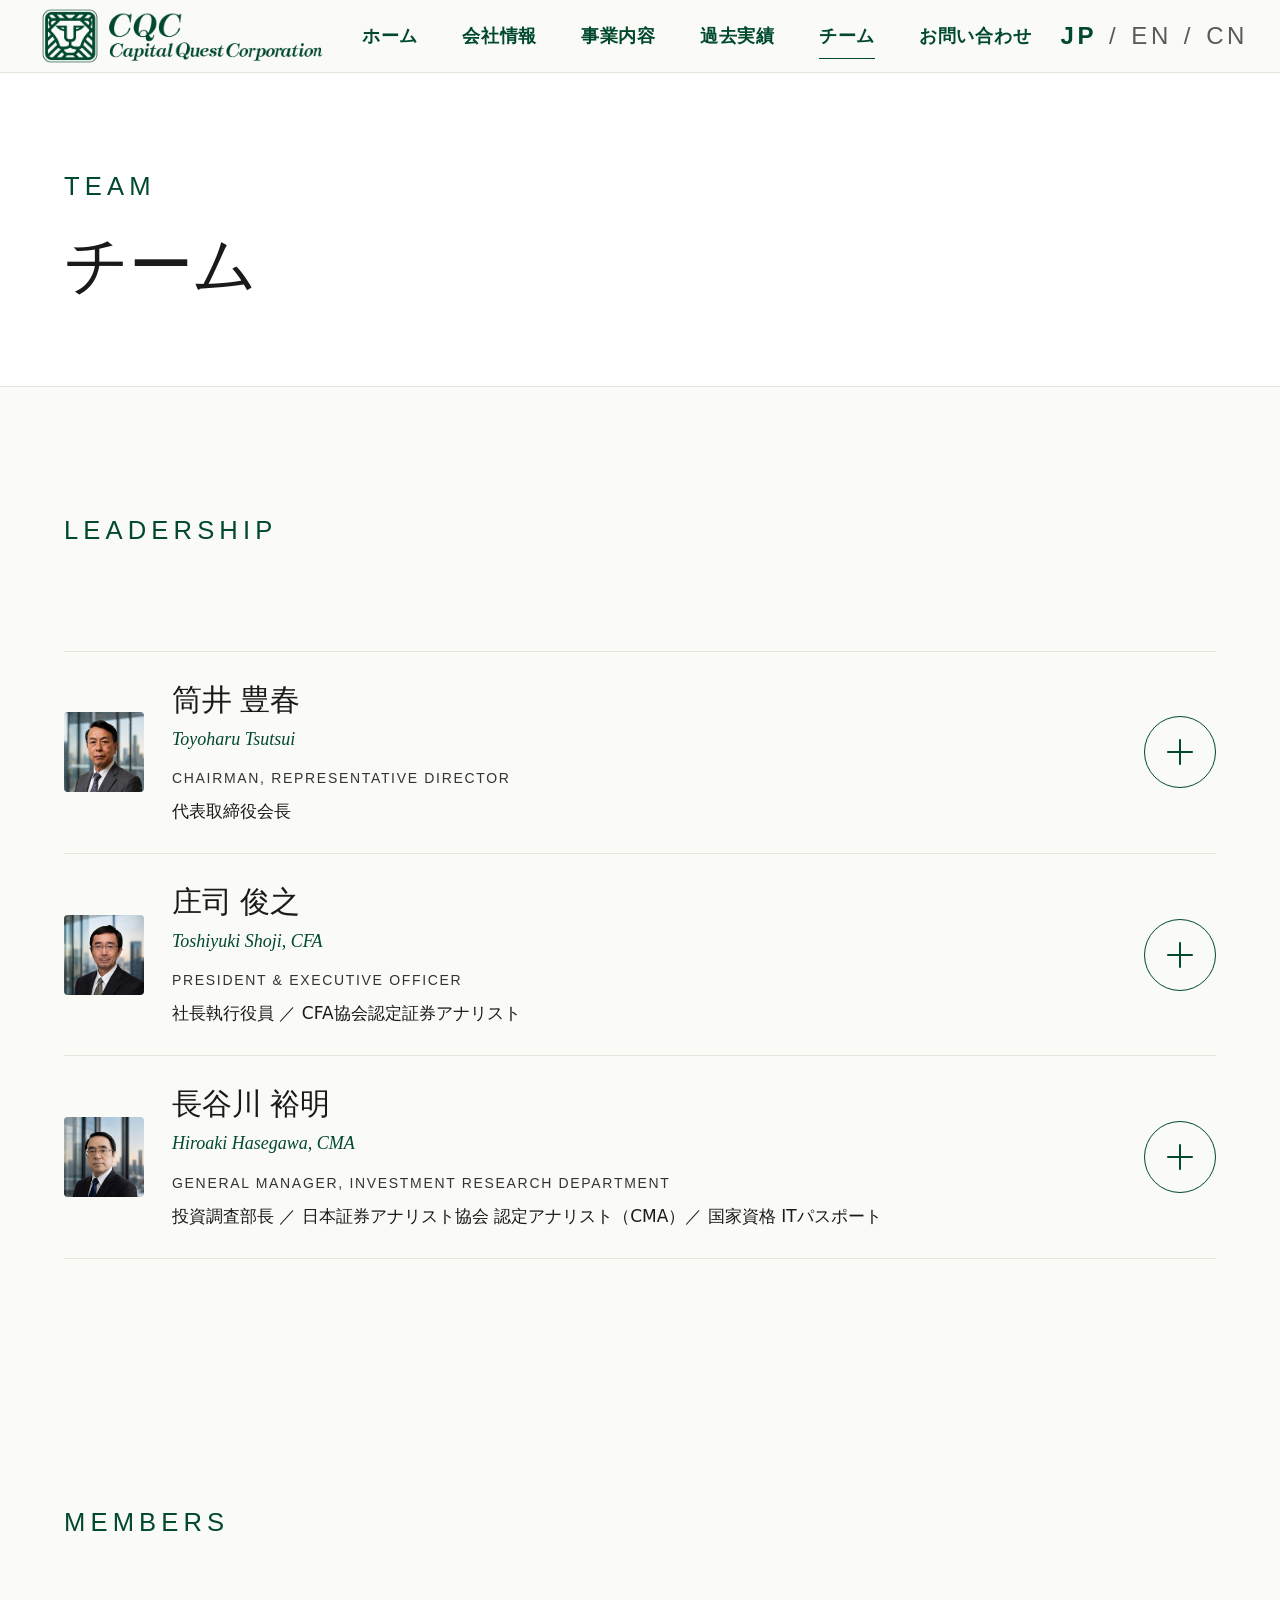
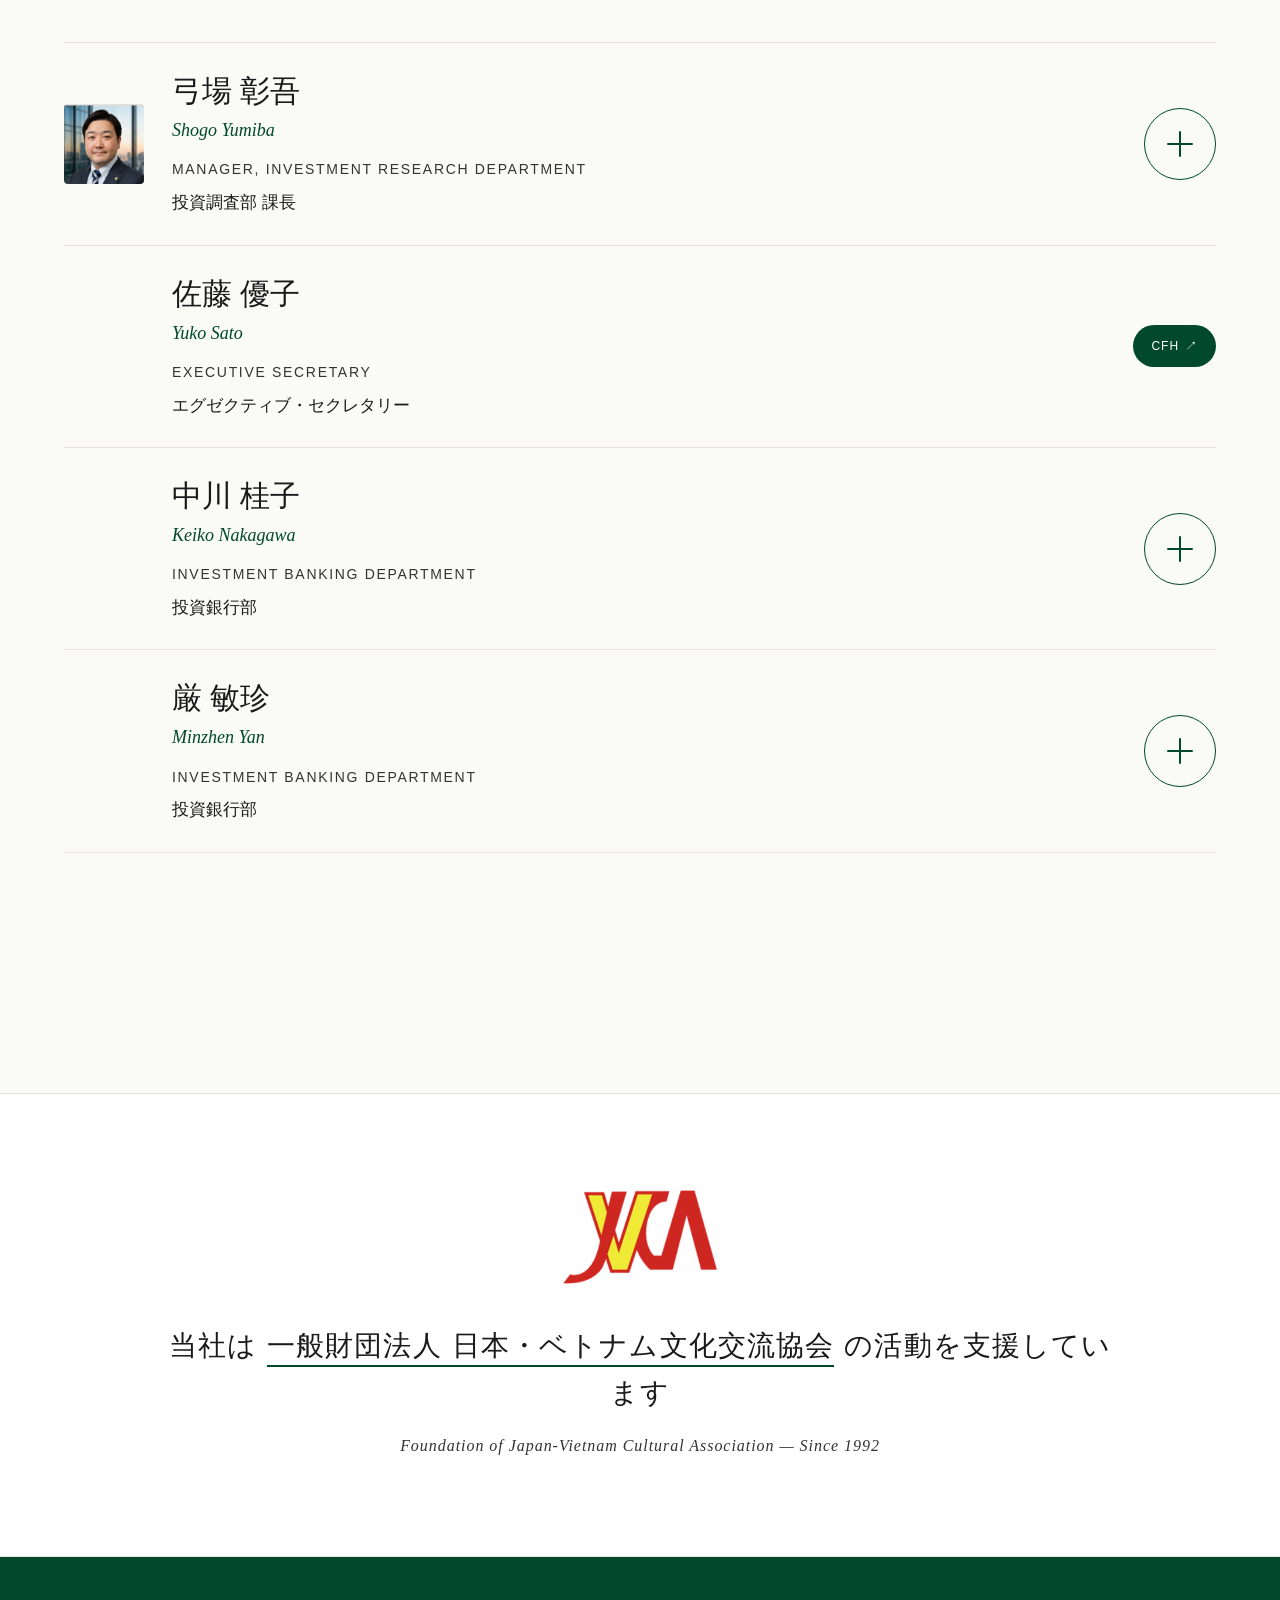
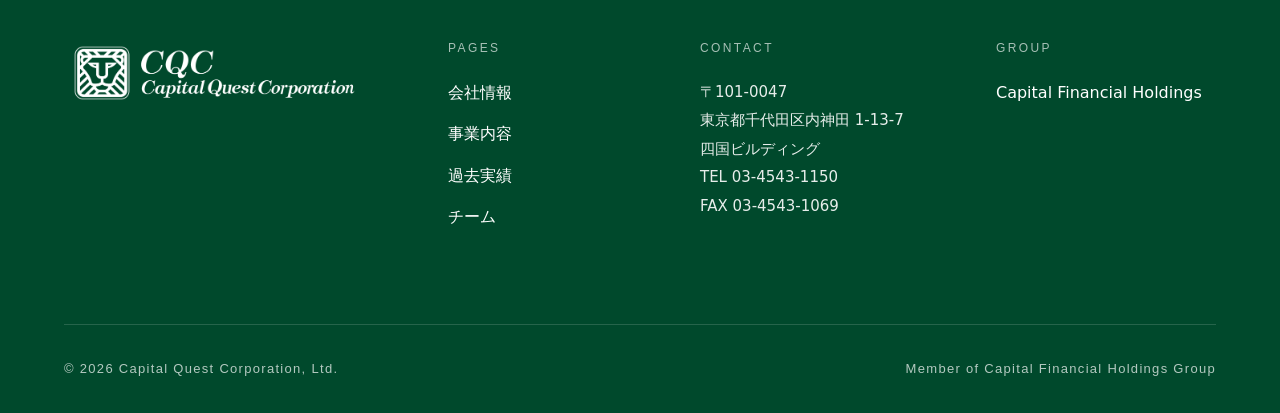
<file: team.html>
<!DOCTYPE html>
<html lang="ja">
<head>
  <meta charset="UTF-8">
  <meta name="viewport" content="width=device-width, initial-scale=1">
  <title>Team | キャピタル・クエスト株式会社</title>
  <meta name="description" content="経営陣3名・メンバー4名。投資銀行業務、プリンシパル投資、機関投資家向け運用の三領域を一体で提供する独立系ブティック。">
  <link rel="canonical" href="https://capital-qc.co.jp/team.html">
  <link rel="stylesheet" href="assets/css/style.css?v=20260513d">
</head>
<body>

<header class="site-header">
  <div class="site-header__inner">
    <a href="index.html" class="site-logo" aria-label="Capital Quest Corporation, Ltd. トップへ">
      <img src="assets/logo/cqc/cqc-logo-transparent.png" alt="Capital Quest Corporation, Ltd.">
    </a>
    <button class="site-nav-toggle" type="button" aria-label="メニューを開く" aria-expanded="false" aria-controls="site-nav">
      <span class="site-nav-toggle__bar" aria-hidden="true"></span>
    </button>
    <nav class="site-nav" id="site-nav" aria-label="グローバル">
      <a href="index.html">ホーム</a>
      <a href="about.html">会社情報</a>
      <a href="services.html">事業内容</a>
      <a href="track-record.html">過去実績</a>
      <a href="team.html" class="is-active">チーム</a>
      <a href="mailto:info@capital-qc.co.jp?subject=Capital%20Quest%20Corporation%20%E5%85%AC%E5%BC%8FHP%E3%81%8B%E3%82%89%E3%81%AE%E3%81%8A%E5%95%8F%E3%81%84%E5%90%88%E3%82%8F%E3%81%9B">お問い合わせ</a>
    </nav>
    <div class="site-nav__lang" aria-label="言語切替">
      <span class="is-active">JP</span>
      <span aria-hidden="true">/</span>
      <a href="en/team.html">EN</a>
      <span aria-hidden="true">/</span>
      <a href="cn/team.html">CN</a>
    </div>
  </div>
</header>

<main>
  <section class="page-hero">
    <div class="container">
      <span class="eyebrow page-hero__eyebrow">Team</span>
      <h1>チーム</h1>
    </div>
  </section>

  <!-- Leadership (3名) -->
  <section class="team-section">
    <div class="container">
      <div class="section-header">
        <span class="eyebrow">Leadership</span>
      </div>

      <div class="people-list">

        <details class="person-card">
          <summary class="person-card__summary">
            <div class="person-card__photo">
              <img src="assets/img/team/tsutsui.png" alt="筒井 豊春">
            </div>
            <div class="person-card__head">
              <div class="person-card__name">筒井 豊春</div>
              <span class="person-card__name-en">Toyoharu Tsutsui</span>
              <span class="person-card__title">Chairman, Representative Director</span>
              <span class="person-card__title-jp">代表取締役会長</span>
            </div>
            <span class="person-card__toggle" aria-hidden="true"></span>
          </summary>
          <div class="person-card__expanded">
            <p class="person-card__bio">1951年福岡県生まれ。野村證券、Morgan Stanley、CSファースト・ボストン（現UBS、在日代表東京支店長）を経て、1996年に独立。以来30年にわたり独立系金融持株会社を率い、現在もCQCにて、日系企業の海外M&A、外資系企業の対日投資双方の最終意思決定に関与する。</p>
            <div class="person-card__credentials">Wharton MBA · Harvard AMP · 投資銀行業務 半世紀超</div>

            <div class="person-card__detail">
              <p>筒井豊春は、外資系投資銀行2社で東証会員権取得を主導し、CSファースト・ボストン証券（現UBS）では在日代表東京支店長を務めた後、1996年7月4日に独立系投資銀行業務を開始した。1996年の独立から30年で、証券・資産運用・M&Aアドバイザリー・PE投資・ベトナム現地法人を含む6社の事業会社を擁する独立系金融持株会社へと育て上げ、現在もグループ全体の経営を統括する。</p>
              <p>国際クロスボーダーM&A連携ネットワーク Global Alliance Partners（GAP）の共同創設メンバー・日本代表。GAPは2008年に香港で設立され、現在は20ヵ国超の独立系投資銀行が加盟する。日本企業の海外M&A、海外企業の対日投資の双方において、独立系ならではの中立的かつ国境を越えたソリューション提供の基盤となっている。</p>
              <p>野村證券時代の主な実績として、1981年の伊勢丹シンガポール公開上場（日系企業初のシンガポール上場、個人株主2,500名形成）およびジュロンシップヤード（IHI系）の上場マンデート獲得がある。独立後の主な実績として、2003年のプルデンシャル生命の証券子会社買収（キャピタル・パートナーズ証券発足）、2006年3月の日本最大級1,529億円の日本株ブロックトレードの成功、同年12月の日本初のベトナムファンド300億円の組成、2010年のキャピタル アセットマネジメント発足が挙げられる。</p>
              <p>社外活動として、一般財団法人日本・ベトナム文化交流協会理事長（2006年4月〜現任、約20年）、公益財団法人野田育英財団理事、一般社団法人交詢社社員、東京ロータリークラブ会員。</p>

              <h4>職歴</h4>
              <ul class="career-timeline">
                <li><time>1974</time><span>野村證券株式会社 入社（京都支店営業課）</span></li>
                <li><time>1980</time><span>シンガポールノムラ 取締役執行副社長</span></li>
                <li><time>1983</time><span>モルガン・スタンレー証券 入社</span></li>
                <li><time>1988</time><span>ファーストボストン証券（投資銀行本部長、在日代表東京支店長、日本証券業協会理事）</span></li>
                <li><time>1996</time><span>キャピタル・パートナーズ・ホールディングス株式会社 設立、代表取締役（現任）</span></li>
                <li><time>2008</time><span>Global Alliance Partners 共同創設、日本代表（現任）</span></li>
                <li><time>2018</time><span>キャピタル フィナンシャルホールディングス株式会社 設立、代表取締役（現任）</span></li>
                <li><time>2024</time><span>キャピタル・クエスト株式会社 代表取締役会長（現任）</span></li>
              </ul>

              <h4>学歴</h4>
              <ul class="career-timeline">
                <li><time>1974</time><span>九州大学経済学部 経済学科 卒業</span></li>
                <li><time>1978</time><span>ペンシルベニア大学ウォートン・スクール 経営学修士号（MBA）取得</span></li>
                <li><time>1996</time><span>ハーバード・ビジネス・スクール 上級管理職プログラム（AMP/ISMP）修了</span></li>
              </ul>
            </div>
          </div>
        </details>

        <details class="person-card">
          <summary class="person-card__summary">
            <div class="person-card__photo">
              <img src="assets/img/team/shoji.png" alt="庄司 俊之">
            </div>
            <div class="person-card__head">
              <div class="person-card__name">庄司 俊之</div>
              <span class="person-card__name-en">Toshiyuki Shoji, CFA</span>
              <span class="person-card__title">President &amp; Executive Officer</span>
              <span class="person-card__title-jp">社長執行役員 ／ CFA協会認定証券アナリスト</span>
            </div>
            <span class="person-card__toggle" aria-hidden="true"></span>
          </summary>
          <div class="person-card__expanded">
            <p class="person-card__bio">1962年日本生まれ。東京大学法学部卒、Michigan MBA、CFA。野村證券に23年（うちニューヨーク8年）勤務後、楽天、MAプラットフォーム（森トラストグループ）、東海東京証券を経て当社参画。M&Aアドバイザリー、プリンシパル投資、不動産ファイナンスの三領域に通暁し、REIT・CMBS等の不動産証券化案件にも幅広く関与。CQCではクライアント対面の最前線でディール意思決定を担う。</p>
            <div class="person-card__credentials">Tokyo Univ. · Michigan MBA · CFA · 金融業界 約40年</div>

            <div class="person-card__detail">
              <p>庄司俊之は、野村證券における23年（うちニューヨーク8年）の投資銀行・プリンシパル投資キャリアを基盤として、その後の楽天、MAプラットフォーム、東海東京証券においてM&Aアドバイザリーとプリンシパル投資の両面で経験を積んだ、CQCの実務統括責任者である。</p>
              <p>野村時代は、米国・日本両市場における不動産ファイナンス・投資、ならびにプリンシパル投資業務に従事した。日米両市場における不動産関連案件の組成・執行経験は、REIT、CMBS（Commercial Mortgage-Backed Securities）等の不動産証券化案件への幅広い関与へと展開した。</p>
              <p>野村以降のキャリアでは、楽天グループにおける事業企画とコーポレート・ベンチャー・キャピタル投資、MAプラットフォーム（森トラストグループ）における大型国際リゾート開発戦略、東海東京証券におけるM&Aアドバイザリーといった、事業会社サイドのプリンシパル視点とアドバイザー双方の視点を蓄積した。これは、CQCにおいて売り手・買い手双方のロジックを翻訳しながらディールを組成する上での独自の強みとなっている。</p>
              <p>専門領域は、キャピタル・マーケット取引、オルタナティブ投資、M&A・資金調達アドバイザリー、不動産ファイナンスおよび不動産投資の4分野にわたる。</p>

              <h4>職歴</h4>
              <ul class="career-timeline">
                <li><time>〜2009頃</time><span>野村證券（東京・ニューヨーク勤務、計23年。うちNY 8年。投資銀行業務、不動産ファイナンス・投資、プリンシパル投資）</span></li>
                <li><time>〜2010s</time><span>楽天グループ（事業企画、ベンチャー・PE投資業務）</span></li>
                <li><time>〜2010s</time><span>株式会社MAプラットフォーム（森トラストグループ／国際リゾート開発における戦略担当）</span></li>
                <li><time>〜2020s</time><span>東海東京証券／その他金融機関（M&Aアドバイザリー）</span></li>
                <li><time>2026</time><span>キャピタル・クエスト株式会社 社長執行役員（現任）</span></li>
              </ul>

              <h4>学歴・資格</h4>
              <ul class="career-timeline">
                <li><span>東京大学法学部 卒業</span></li>
                <li><span>ミシガン大学 経営学修士（MBA）</span></li>
                <li><span>米国CFA協会認定アナリスト（Chartered Financial Analyst）</span></li>
              </ul>
              <a class="person-card__contact" href="mailto:t.shoji@capital-qc.co.jp?subject=Capital%20Quest%20Corporation%20%E5%85%AC%E5%BC%8FHP%E3%81%8B%E3%82%89%E3%81%AE%E3%81%8A%E5%95%8F%E3%81%84%E5%90%88%E3%82%8F%E3%81%9B" aria-label="メールで連絡"></a>
            </div>
          </div>
        </details>

        <details class="person-card">
          <summary class="person-card__summary">
            <div class="person-card__photo">
              <img src="assets/img/team/hasegawa.png" alt="長谷川 裕明">
            </div>
            <div class="person-card__head">
              <div class="person-card__name">長谷川 裕明</div>
              <span class="person-card__name-en">Hiroaki Hasegawa, CMA</span>
              <span class="person-card__title">General Manager, Investment Research Department</span>
              <span class="person-card__title-jp">投資調査部長 ／ 日本証券アナリスト協会 認定アナリスト（CMA）／ 国家資格 ITパスポート</span>
            </div>
            <span class="person-card__toggle" aria-hidden="true"></span>
          </summary>
          <div class="person-card__expanded">
            <p class="person-card__bio">慶應義塾大学商学部卒。1986年に野村投資顧問システム推進室入社以来、約39年にわたり野村グループでクオンツ運用を担当。野村アセットマネジメント投信クオンツ運用室長、開発商品運用部・アドバイザリー運用部のシニア・ポートフォリオ・マネージャーを歴任。日本のマルチアセット数理モデル運用の第一人者として、CQCの投資判断・案件分析・ファンド組成の質を支える定量基盤を担う。</p>
            <div class="person-card__credentials">Keio Univ. · CMA · IT Passport · 野村グループでのクオンツ運用キャリア</div>

            <div class="person-card__detail">
              <p>長谷川裕明は、日本のクオンツ運用のパイオニア組織である野村投資顧問システム推進室に1986年に参画して以降、約39年にわたり野村グループの資産運用部門で定量モデル運用とアドバイザリー運用を担当した、CQCの投資調査部門責任者である。</p>
              <p>1986年から2001年までの15年間は、野村投資顧問システム推進室において、クオンツリサーチ、クオンツ運用、海外業務提携に従事した。担当領域は株式銘柄選択モデル（個別銘柄のα予測）、資産配分モデル（マルチアセット・アロケーション）、為替モデル、コモディティモデルにおよび、米国から1980年代後半に導入されたクオンツ運用手法を日本市場に実装する草創期の中核を担った。</p>
              <p>2001年に野村アセットマネジメント投信のクオンツ運用室長（兼シニア・ポートフォリオ・マネージャー）に就任。2004年からは野村アセットマネジメント開発商品運用部のシニア・ポートフォリオ・マネージャーとして、新商品の組成と運用を9年間担当。2013年からはアドバイザリー運用部のシニア・ポートフォリオ・マネージャーとして、年金基金・機関投資家向けの個別運用助言・特化型運用を12年間にわたり担当した。</p>
              <p>日本最大級の運用会社における長期にわたる定量運用・新商品開発・機関投資家向けアドバイザリーの経験を、CQCの投資判断・案件分析・ファンド組成の質を支える基盤として持ち込んでいる。</p>

              <h4>職歴</h4>
              <ul class="career-timeline">
                <li><time>1986</time><span>野村投資顧問株式会社 システム推進室 入社（クオンツリサーチ、クオンツ運用、海外業務提携。株式銘柄選択モデル、資産配分モデル、為替・コモディティモデル開発）</span></li>
                <li><time>2001</time><span>野村アセットマネジメント投信 クオンツ運用室長（兼シニア・ポートフォリオ・マネージャー）</span></li>
                <li><time>2004</time><span>野村アセットマネジメント株式会社 開発商品運用部 シニア・ポートフォリオ・マネージャー</span></li>
                <li><time>2013</time><span>野村アセットマネジメント株式会社 アドバイザリー運用部 シニア・ポートフォリオ・マネージャー</span></li>
                <li><time>2025</time><span>当社グループ参画、投資調査部長（現任）</span></li>
              </ul>

              <h4>学歴・資格</h4>
              <ul class="career-timeline">
                <li><time>1980</time><span>慶應義塾大学商学部 卒業</span></li>
                <li><span>日本証券アナリスト協会 認定アナリスト（CMA）</span></li>
                <li><span>国家資格 ITパスポート</span></li>
              </ul>
              <a class="person-card__contact" href="mailto:h.hasegawa@capital-qc.co.jp?subject=Capital%20Quest%20Corporation%20%E5%85%AC%E5%BC%8FHP%E3%81%8B%E3%82%89%E3%81%AE%E3%81%8A%E5%95%8F%E3%81%84%E5%90%88%E3%82%8F%E3%81%9B" aria-label="メールで連絡"></a>
            </div>
          </div>
        </details>

      </div>
    </div>
  </section>

  <!-- Members (4名) -->
  <section class="members-section">
    <div class="container">
      <div class="section-header">
        <span class="eyebrow">Members</span>
      </div>

      <div class="people-list">

        <details class="person-card">
          <summary class="person-card__summary">
            <div class="person-card__photo">
              <img src="assets/img/team/yumiba.jpg?v=20260501b" alt="弓場 彰吾">
            </div>
            <div class="person-card__head">
              <div class="person-card__name">弓場 彰吾</div>
              <span class="person-card__name-en">Shogo Yumiba</span>
              <span class="person-card__title">Manager, Investment Research Department</span>
              <span class="person-card__title-jp">投資調査部 課長</span>
            </div>
            <span class="person-card__toggle" aria-hidden="true"></span>
          </summary>
          <div class="person-card__expanded">
            <p class="person-card__bio">1984年、長崎県生まれ。証券会社、三井住友DSアセットマネジメント、キャピタル アセットマネジメントを経て、2026年に当社参画。投資調査部 課長として、クロスボーダーM&A案件における財務分析、Information Memorandum等の各種資料作成、買い手アプローチ戦略の立案を一貫して担当。日本・東南アジア間のセルサイドFA案件、不動産関連M&A、ストラクチャード・ファイナンス案件などに関与。あわせて、ベトナムを中心とした東南アジアマクロ・株式市場のリサーチおよび機関投資家向け定期レポートを執筆している。</p>

            <div class="person-card__detail">
              <h4>職歴</h4>
              <ul class="career-timeline">
                <li><time>2026</time><span>キャピタル・クエスト株式会社 投資調査部 課長（投資銀行業務に関わる調査・資料作成、提案資料・コンテンツ制作に従事）</span></li>
                <li><time>2024</time><span>キャピタル アセットマネジメント株式会社 マーケティング本部（販売会社の窓口担当、商品導入、提案資料・コンテンツ制作等を担当）</span></li>
                <li><time>2016</time><span>三井住友DSアセットマネジメント株式会社（旧 三井住友アセットマネジメント株式会社）資産運用サポート部（研修・セミナー、販売員管理を担当）</span></li>
                <li><time>2008</time><span>新光証券株式会社（現 みずほ証券株式会社）（個人・法人顧客向け資産運用コンサルティング業務に従事）</span></li>
              </ul>
              <a class="person-card__contact" href="mailto:s.yumiba@capital-qc.co.jp?subject=Capital%20Quest%20Corporation%20%E5%85%AC%E5%BC%8FHP%E3%81%8B%E3%82%89%E3%81%AE%E3%81%8A%E5%95%8F%E3%81%84%E5%90%88%E3%82%8F%E3%81%9B" aria-label="メールで連絡"></a>
            </div>
          </div>
        </details>

        <article class="person-card person-card--static">
          <div class="person-card__summary">
            <div class="person-card__photo person-card__photo--placeholder" aria-hidden="true"></div>
            <div class="person-card__head">
              <div class="person-card__name">佐藤 優子</div>
              <span class="person-card__name-en">Yuko Sato</span>
              <span class="person-card__title">Executive Secretary</span>
              <span class="person-card__title-jp">エグゼクティブ・セクレタリー</span>
            </div>
            <a href="http://www.cfhd.co.jp/" class="person-card__link" target="_blank" rel="noopener noreferrer">CFH <span aria-hidden="true">↗</span></a>
          </div>
        </article>

        <details class="person-card">
          <summary class="person-card__summary">
            <div class="person-card__photo person-card__photo--placeholder" aria-hidden="true"></div>
            <div class="person-card__head">
              <div class="person-card__name">中川 桂子</div>
              <span class="person-card__name-en">Keiko Nakagawa</span>
              <span class="person-card__title">Investment Banking Department</span>
              <span class="person-card__title-jp">投資銀行部</span>
            </div>
            <span class="person-card__toggle" aria-hidden="true"></span>
          </summary>
          <div class="person-card__expanded">
            <p class="person-card__bio">獨協大学外国語学部英語学科卒、Iowa State University留学。キャピタル・パートナーズ証券（商品本部）、キャピタル アセットマネジメント（マーケティング部）を経て2025年に当社参画。投資銀行部にて契約管理、商品・案件のオペレーション、機関投資家向け資料の英文校閲を担当。実用英語技能検定1級、一種外務員資格試験、内部管理責任者を保有。</p>

            <div class="person-card__detail">
              <h4>学歴</h4>
              <ul class="career-timeline">
                <li><time>1993</time><span>獨協大学 外国語学部 英語学科 卒業</span></li>
                <li><time>1990</time><span>Iowa State University 留学</span></li>
              </ul>

              <h4>職歴</h4>
              <ul class="career-timeline">
                <li><time>2025</time><span>キャピタル・クエスト株式会社 投資銀行部</span></li>
                <li><time>2018</time><span>キャピタル アセットマネジメント株式会社 マーケティング部</span></li>
                <li><time>2015</time><span>キャピタル・パートナーズ証券株式会社 商品本部</span></li>
              </ul>

              <h4>保有資格</h4>
              <ul class="career-timeline">
                <li><time>2021</time><span>実用英語技能検定 1級</span></li>
                <li><time>2010</time><span>内部管理責任者</span></li>
                <li><time>2009</time><span>一種外務員資格試験</span></li>
                <li><time>2008</time><span>日商簿記検定 2級</span></li>
              </ul>
              <a class="person-card__contact" href="mailto:k.nakagawa@capital-qc.co.jp?subject=Capital%20Quest%20Corporation%20%E5%85%AC%E5%BC%8FHP%E3%81%8B%E3%82%89%E3%81%AE%E3%81%8A%E5%95%8F%E3%81%84%E5%90%88%E3%82%8F%E3%81%9B" aria-label="メールで連絡"></a>
            </div>
          </div>
        </details>

        <details class="person-card">
          <summary class="person-card__summary">
            <div class="person-card__photo person-card__photo--placeholder" aria-hidden="true"></div>
            <div class="person-card__head">
              <div class="person-card__name">厳 敏珍</div>
              <span class="person-card__name-en">Minzhen Yan</span>
              <span class="person-card__title">Investment Banking Department</span>
              <span class="person-card__title-jp">投資銀行部</span>
            </div>
            <span class="person-card__toggle" aria-hidden="true"></span>
          </summary>
          <div class="person-card__expanded">
            <p class="person-card__bio">2000年中国本土生まれ。中国政法大学法学部卒、南カリフォルニア大学LL.M.取得。King &amp; Wood Mallesons法律事務所、ByteDance（北京）で法律インターンを歴任後、2025年に当社参画。投資銀行部にて中国・香港案件のクロスボーダー支援、契約レビュー、現地調査に従事。日本語・中国語（北京語／広東語）・英語のトリリンガル。</p>

            <div class="person-card__detail">
              <p>中国法務とクロスボーダー案件の実務知見を背景に、投資銀行部にて中国・香港案件のサポートに従事。契約書レビュー、現地調査、トリリンガル能力を活かした翻訳・コミュニケーション支援を担い、中華圏案件の組成と執行を実務面から支える。</p>

              <h4>学歴</h4>
              <ul class="career-timeline">
                <li><span>中国政法大学 法学部 卒業</span></li>
                <li><span>南カリフォルニア大学 LL.M. 取得</span></li>
              </ul>

              <h4>職歴</h4>
              <ul class="career-timeline">
                <li><time>2025</time><span>キャピタル・クエスト株式会社 投資銀行部</span></li>
                <li><span>King &amp; Wood Mallesons 法律事務所（法律インターン）</span></li>
                <li><span>ByteDance（法律インターン）</span></li>
              </ul>

              <h4>言語・資格</h4>
              <ul class="career-timeline">
                <li><span>日本語・中国語（北京語／広東語）・英語のトリリンガル</span></li>
                <li><span>一種外務員資格試験</span></li>
                <li><span>AIパスポート資格</span></li>
              </ul>
              <a class="person-card__contact" href="mailto:m.yan@capital-qc.co.jp?subject=Capital%20Quest%20Corporation%20%E5%85%AC%E5%BC%8FHP%E3%81%8B%E3%82%89%E3%81%AE%E3%81%8A%E5%95%8F%E3%81%84%E5%90%88%E3%82%8F%E3%81%9B" aria-label="メールで連絡"></a>
            </div>
          </div>
        </details>

      </div>
    </div>
  </section>

</main>

<!-- JVCA Support Section -->
<section class="site-support" aria-label="JVCA支援">
  <div class="container">
    <div class="site-support__inner">
      <div class="site-support__logo">
        <img src="assets/img/group/jvca.png" alt="JVCA — 日本・ベトナム文化交流協会">
      </div>
      <div class="site-support__text">
        <p class="site-support__line">当社は <a href="https://www.jvca.or.jp/" target="_blank" rel="noopener noreferrer">一般財団法人 日本・ベトナム文化交流協会</a> の活動を支援しています</p>
        <p class="site-support__since">Foundation of Japan-Vietnam Cultural Association — Since 1992</p>
      </div>
    </div>
  </div>
</section>

<footer class="site-footer">
  <div class="container">
<div class="site-footer__grid">
      <div class="site-footer__brand">
        <img src="assets/logo/cqc/cqc-logo-white.png" alt="Capital Quest Corporation, Ltd.">
      </div>
      <div class="site-footer__col">
        <h4>Pages</h4>
        <ul>
          <li><a href="about.html">会社情報</a></li>
          <li><a href="services.html">事業内容</a></li>
          <li><a href="track-record.html">過去実績</a></li>
          <li><a href="team.html">チーム</a></li>
        </ul>
      </div>
      <div class="site-footer__col">
        <h4>Contact</h4>
        <address>
          〒101-0047<br>
          東京都千代田区内神田 1-13-7<br>
          四国ビルディング<br>
          TEL 03-4543-1150<br>
          FAX 03-4543-1069
        </address>
      </div>
      <div class="site-footer__col">
        <h4>Group</h4>
        <ul>
          <li>Capital Financial Holdings</li>
        </ul>
      </div>

    </div>
    <div class="site-footer__bottom">
      <span>&copy; 2026 Capital Quest Corporation, Ltd.</span>
      <span>Member of Capital Financial Holdings Group</span>
    </div>
  </div>
</footer>

<script src="assets/js/site.js?v=20260513a" defer></script>
</body>
</html>
</file>
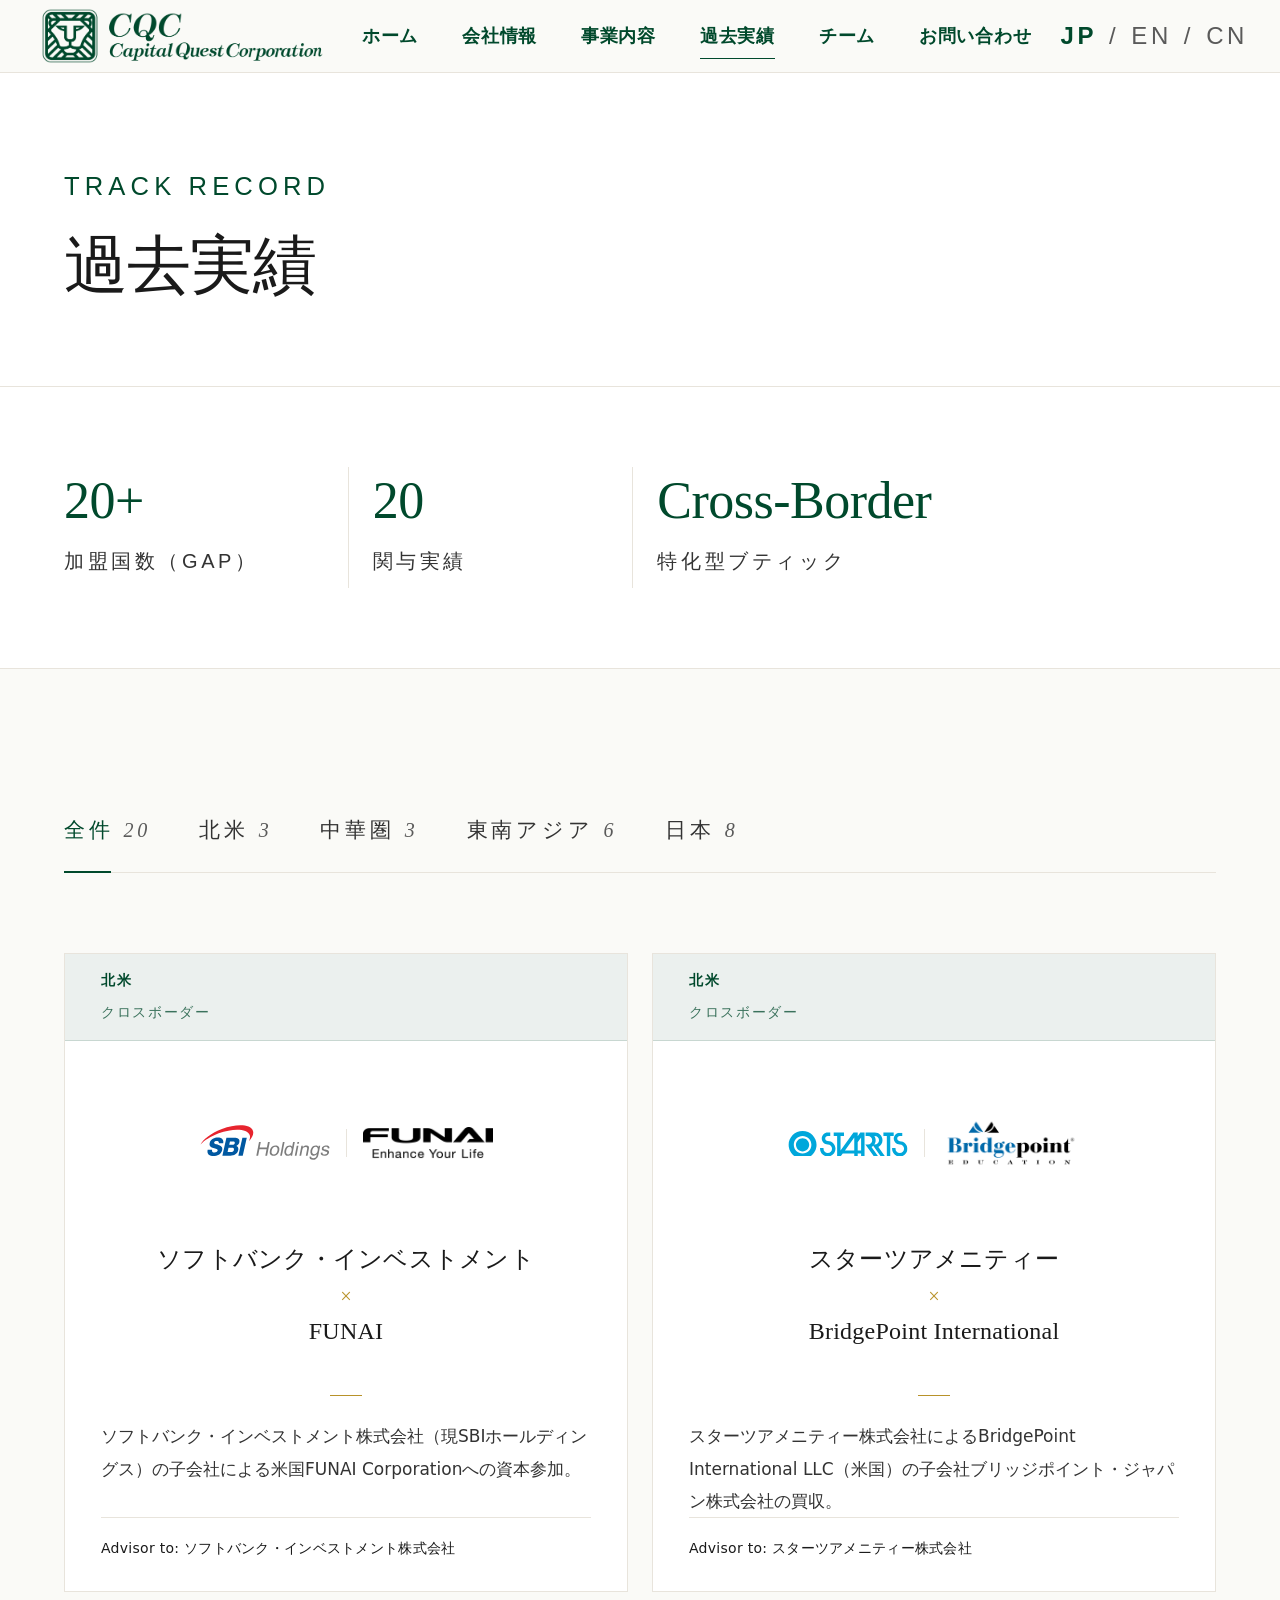
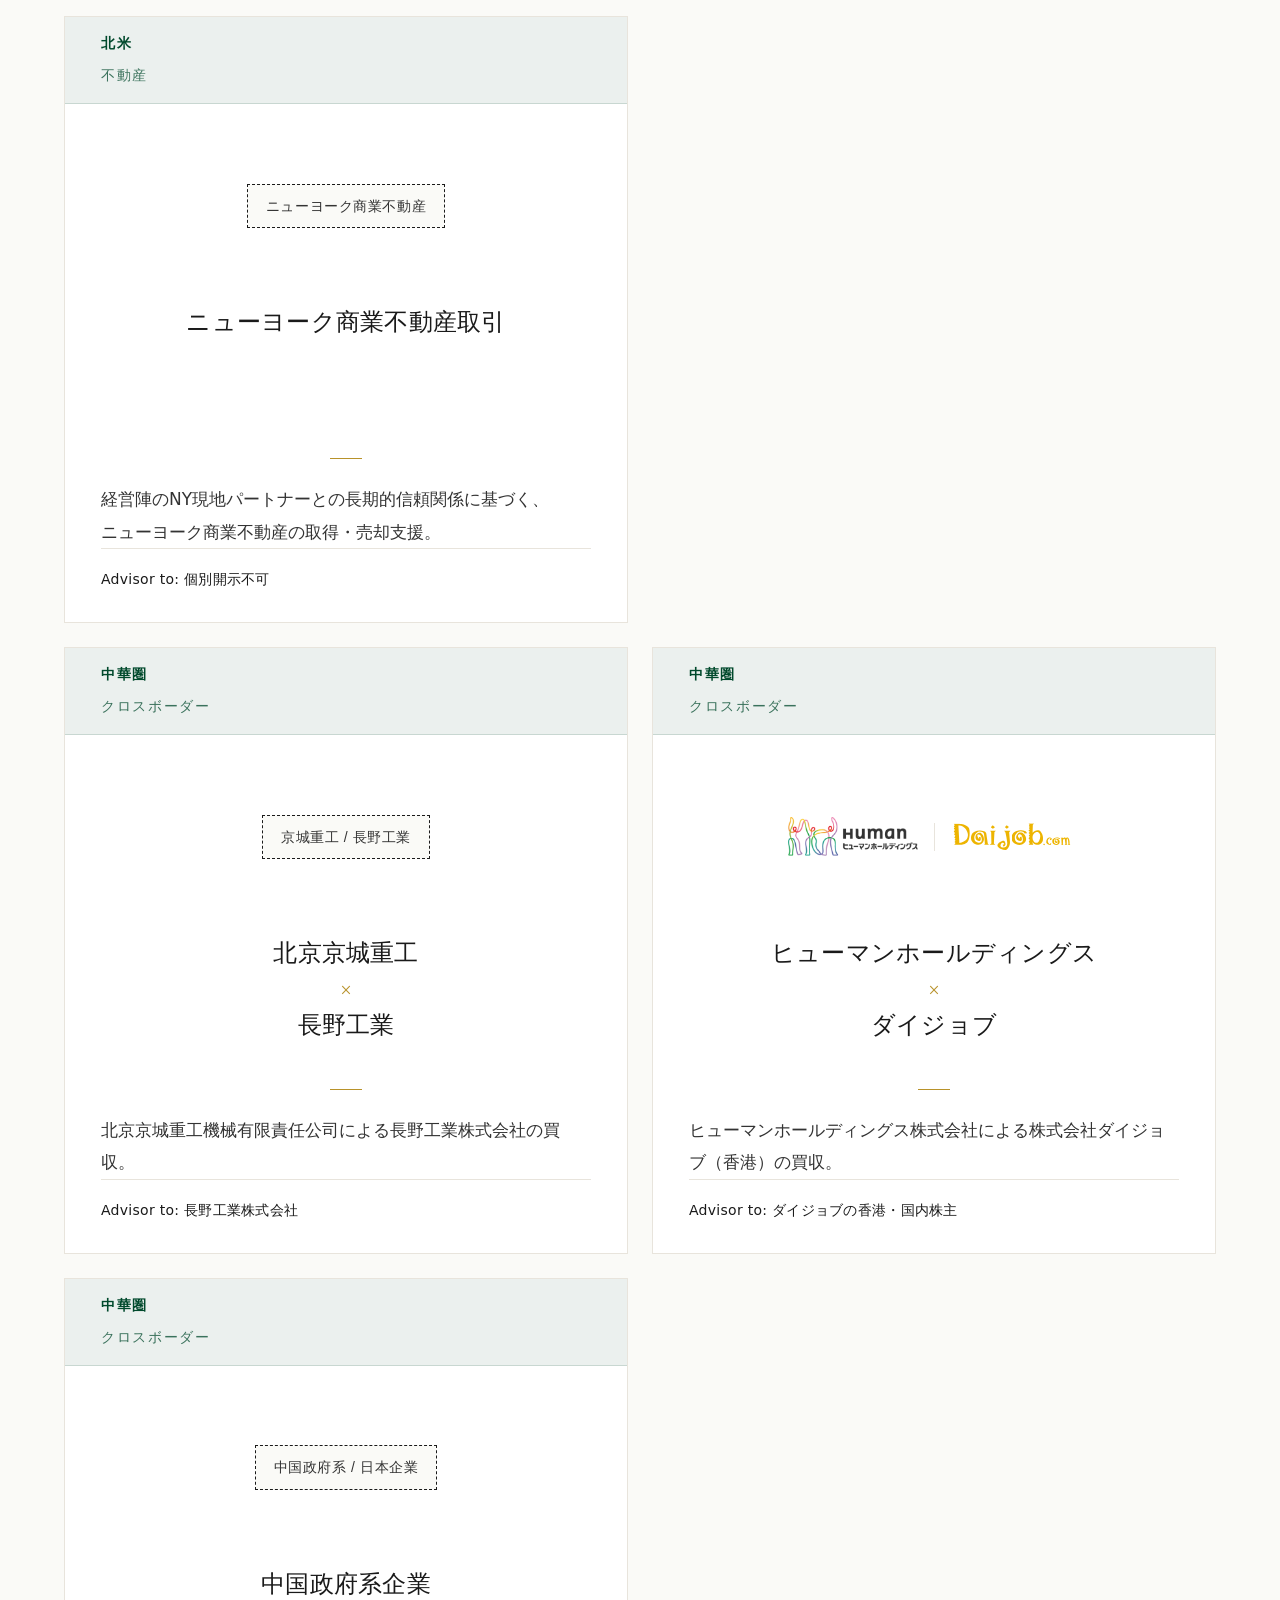
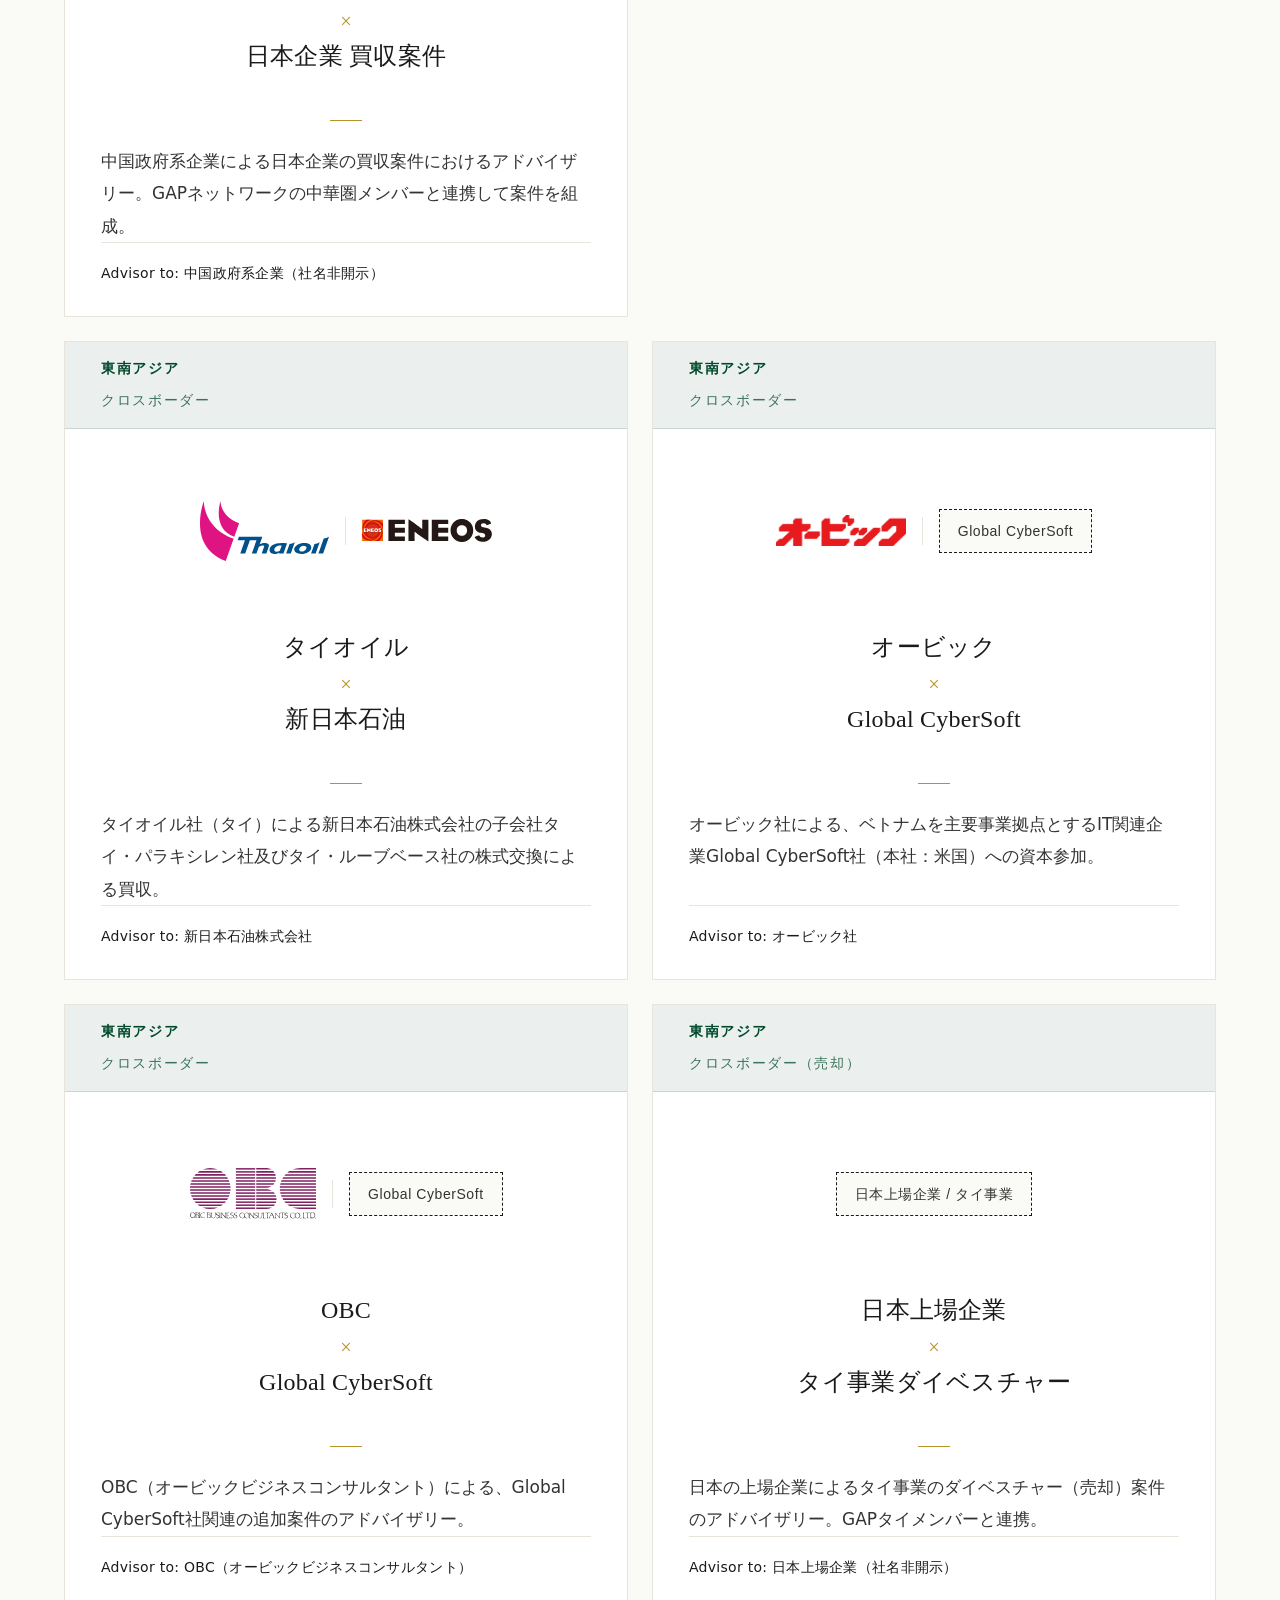
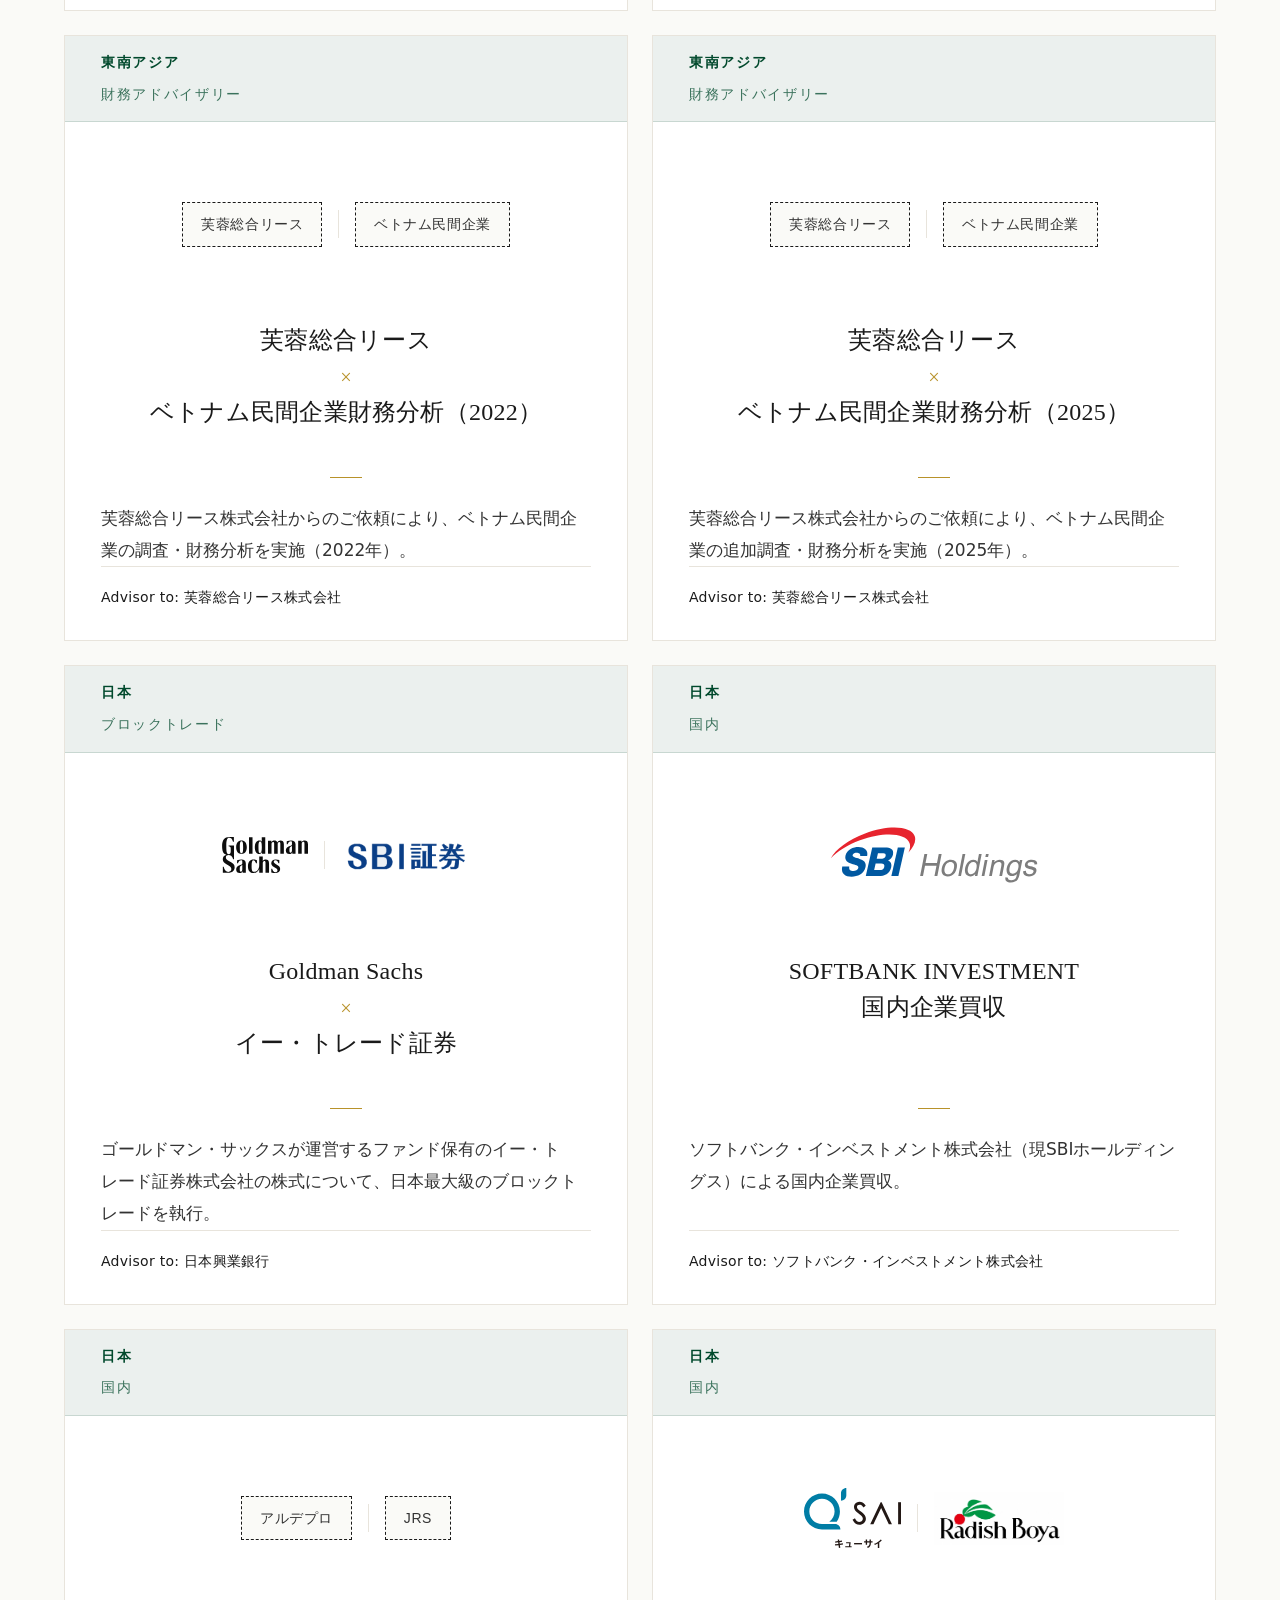
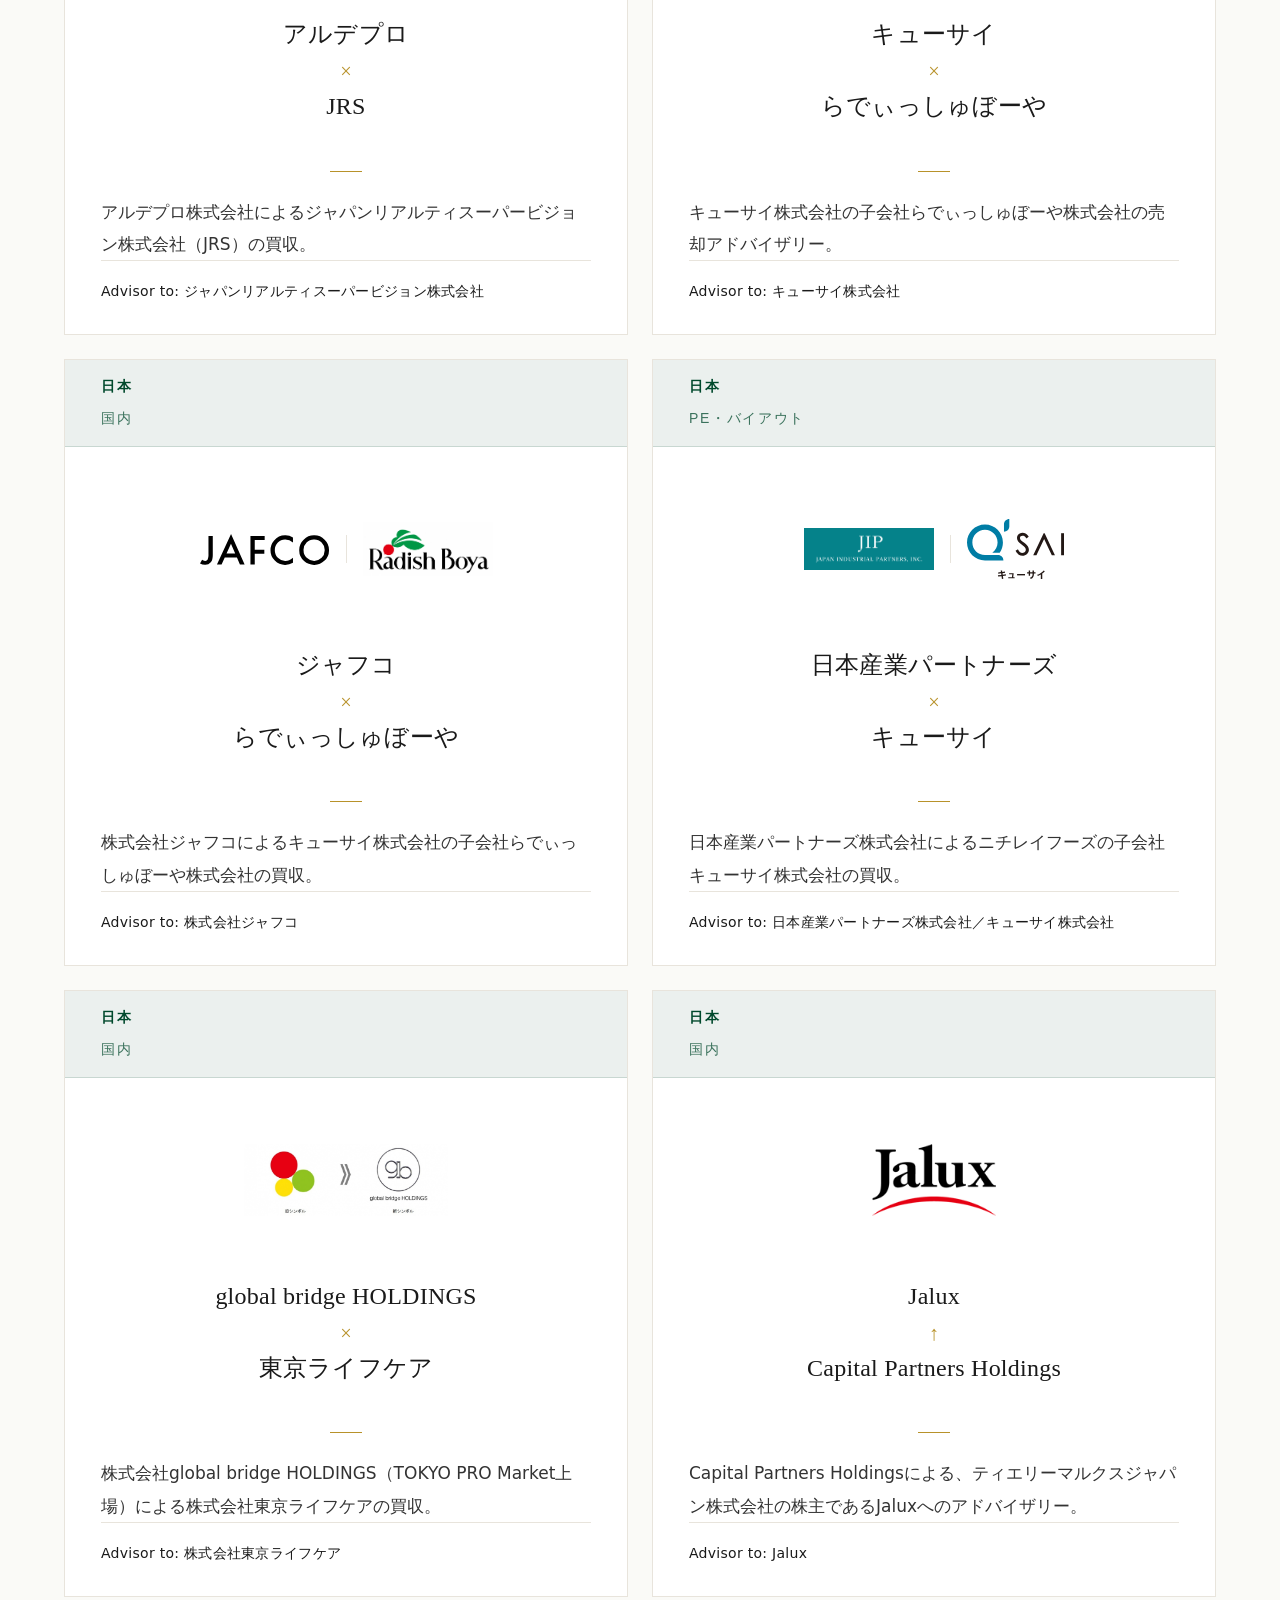
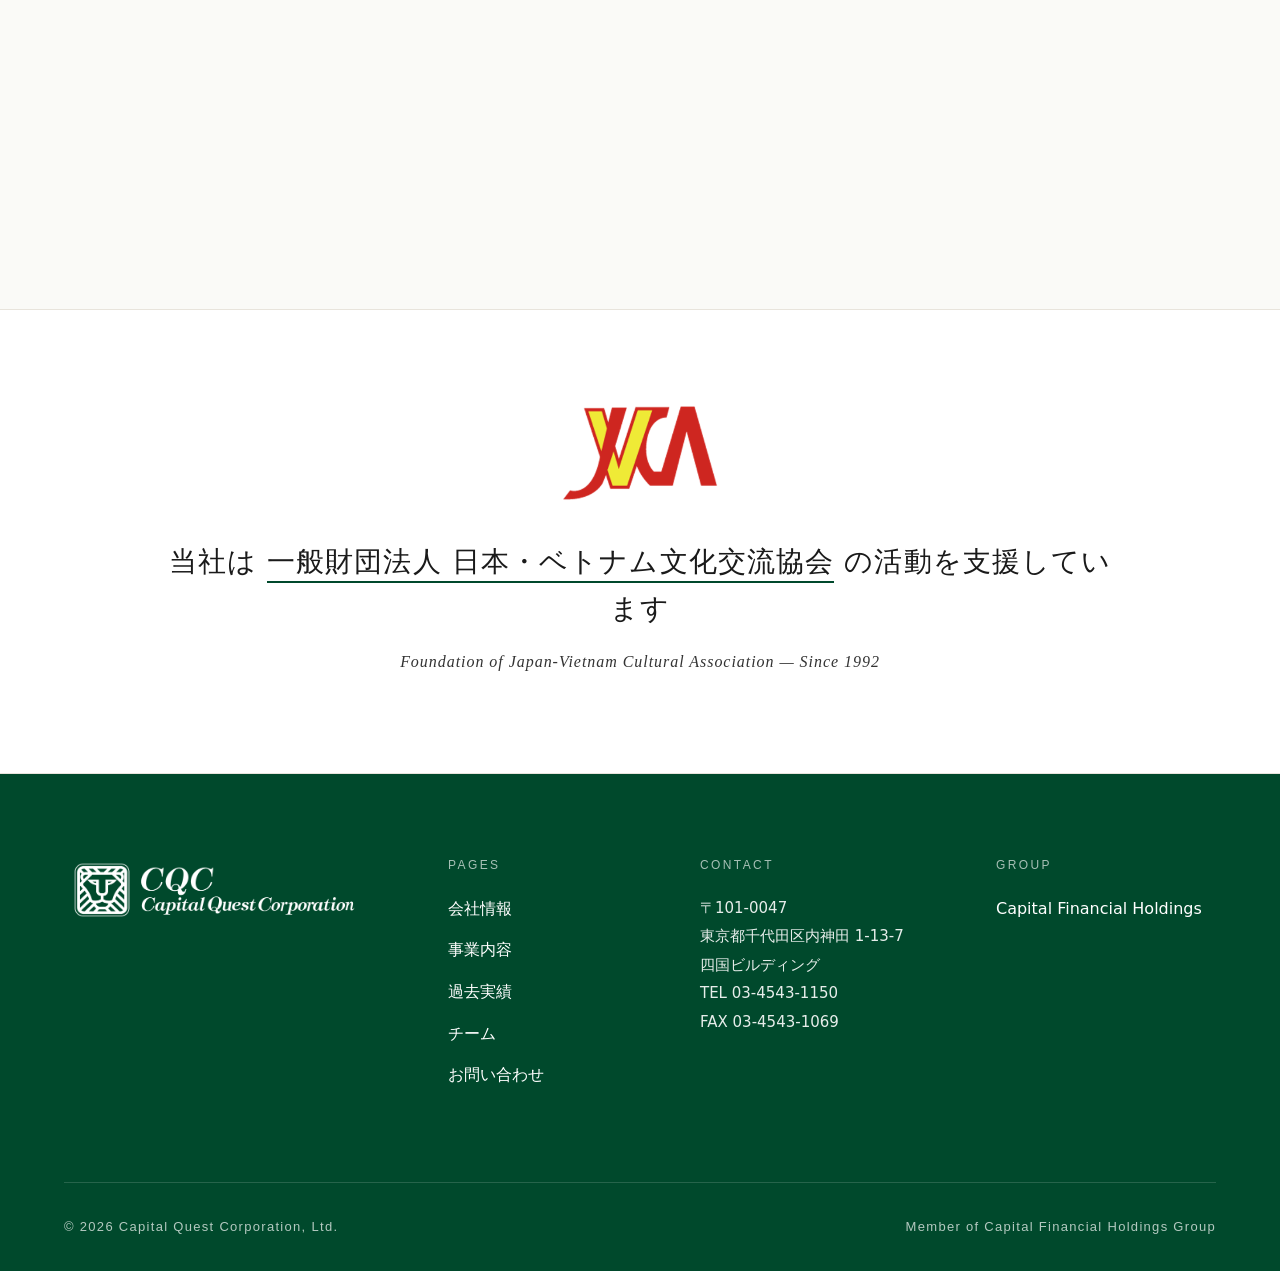
<file: track-record.html>
<!DOCTYPE html>
<html lang="ja">
<head>
  <meta charset="UTF-8">
  <meta name="viewport" content="width=device-width, initial-scale=1">
  <title>Track Record | キャピタル・クエスト株式会社</title>
  <meta name="description" content="CFHグループおよびGAPネットワークが関与してきた案件。クロスボーダー・国内のM&A、不動産、ストラクチャード・ファイナンス案件。">
  <link rel="canonical" href="https://capital-qc.co.jp/track-record.html">
  <link rel="stylesheet" href="assets/css/style.css?v=20260513d">
</head>
<body>

<header class="site-header">
  <div class="site-header__inner">
    <a href="index.html" class="site-logo" aria-label="Capital Quest Corporation, Ltd. トップへ">
      <img src="assets/logo/cqc/cqc-logo-transparent.png" alt="Capital Quest Corporation, Ltd.">
    </a>
    <button class="site-nav-toggle" type="button" aria-label="メニューを開く" aria-expanded="false" aria-controls="site-nav">
      <span class="site-nav-toggle__bar" aria-hidden="true"></span>
    </button>
    <nav class="site-nav" id="site-nav" aria-label="グローバル">
      <a href="index.html">ホーム</a>
      <a href="about.html">会社情報</a>
      <a href="services.html">事業内容</a>
      <a href="track-record.html" class="is-active">過去実績</a>
      <a href="team.html">チーム</a>
      <a href="mailto:info@capital-qc.co.jp?subject=Capital%20Quest%20Corporation%20%E5%85%AC%E5%BC%8FHP%E3%81%8B%E3%82%89%E3%81%AE%E3%81%8A%E5%95%8F%E3%81%84%E5%90%88%E3%82%8F%E3%81%9B">お問い合わせ</a>
    </nav>
    <div class="site-nav__lang" aria-label="言語切替">
      <span class="is-active">JP</span>
      <span aria-hidden="true">/</span>
      <a href="en/track-record.html">EN</a>
      <span aria-hidden="true">/</span>
      <a href="cn/track-record.html">CN</a>
    </div>
  </div>
</header>

<main>
  <section class="page-hero">
    <div class="container">
      <span class="eyebrow page-hero__eyebrow">Track Record</span>
      <h1>過去実績</h1>
    </div>
  </section>

  <!-- Stats Banner -->
  <section class="track-stats">
    <div class="container">
      <div class="track-stats__grid">
        <div class="track-stats__item">
          <div class="track-stats__num"><span class="num">20+</span></div>
          <div class="track-stats__label">加盟国数（GAP）</div>
        </div>
        <div class="track-stats__item">
          <div class="track-stats__num"><span class="num">20</span></div>
          <div class="track-stats__label">関与実績</div>
        </div>
        <div class="track-stats__item">
          <div class="track-stats__num"><span class="num">Cross-Border</span></div>
          <div class="track-stats__label">特化型ブティック</div>
        </div>
      </div>
    </div>
  </section>

  <!-- Region Tabs -->
  <section class="track-section">
    <div class="container">

      <div class="track-tabs" role="tablist" aria-label="地域フィルター">
        <button class="track-tab is-active" role="tab" aria-selected="true" data-target="track-all">
          全件<span class="track-tab__count">20</span>
        </button>
        <button class="track-tab" role="tab" aria-selected="false" data-target="track-na">
          北米<span class="track-tab__count">3</span>
        </button>
        <button class="track-tab" role="tab" aria-selected="false" data-target="track-gc">
          中華圏<span class="track-tab__count">3</span>
        </button>
        <button class="track-tab" role="tab" aria-selected="false" data-target="track-sea">
          東南アジア<span class="track-tab__count">6</span>
        </button>
        <button class="track-tab" role="tab" aria-selected="false" data-target="track-jp">
          日本<span class="track-tab__count">8</span>
        </button>
      </div>

      <!-- NORTH AMERICA (3 cases) -->
      <div class="track-panel" id="track-na" data-region="na" role="tabpanel">
        <div class="track-grid">

          <article class="tx-card">
            <div class="tx-card__head">
              <span class="tx-card__region">北米</span>
              <span class="tx-card__type">クロスボーダー</span>
            </div>
            <div class="tx-card__logo tx-card__logo--dual">
              <img src="assets/img/track-record/logos/sbi-holdings.svg" alt="SoftBank Investment（現SBIホールディングス）" class="tx-card__logo-img">
              <span class="tx-card__logo-sep" aria-hidden="true"></span>
              <img src="assets/img/track-record/logos/funai.png" alt="FUNAI" class="tx-card__logo-img">
            </div>
            <h3 class="tx-card__title">ソフトバンク・インベストメント<br><span class="tx-card__title-sep">×</span><br>FUNAI</h3>
            <span class="tx-card__rule" aria-hidden="true"></span>
            <p class="tx-card__desc jp-justify">ソフトバンク・インベストメント株式会社（現SBIホールディングス）の子会社による米国FUNAI Corporationへの資本参加。</p>
            <div class="tx-card__foot">
              <div class="tx-card__advisor">Advisor to: ソフトバンク・インベストメント株式会社</div>
            </div>
          </article>

          <article class="tx-card">
            <div class="tx-card__head">
              <span class="tx-card__region">北米</span>
              <span class="tx-card__type">クロスボーダー</span>
            </div>
            <div class="tx-card__logo tx-card__logo--dual">
              <img src="assets/img/track-record/logos/starts.svg" alt="スターツアメニティー" class="tx-card__logo-img">
              <span class="tx-card__logo-sep" aria-hidden="true"></span>
              <img src="assets/img/track-record/logos/bridgepoint.png" alt="BridgePoint International" class="tx-card__logo-img">
            </div>
            <h3 class="tx-card__title">スターツアメニティー<br><span class="tx-card__title-sep">×</span><br>BridgePoint International</h3>
            <span class="tx-card__rule" aria-hidden="true"></span>
            <p class="tx-card__desc jp-justify">スターツアメニティー株式会社によるBridgePoint International LLC（米国）の子会社ブリッジポイント・ジャパン株式会社の買収。</p>
            <div class="tx-card__foot">
              <div class="tx-card__advisor">Advisor to: スターツアメニティー株式会社</div>
            </div>
          </article>

          <article class="tx-card">
            <div class="tx-card__head">
              <span class="tx-card__region">北米</span>
              <span class="tx-card__type">不動産</span>
            </div>
            <div class="tx-card__logo" aria-hidden="true">
              <span class="tx-card__logo-mark">ニューヨーク商業不動産</span>
            </div>
            <h3 class="tx-card__title">ニューヨーク商業不動産取引</h3>
            <span class="tx-card__rule" aria-hidden="true"></span>
            <p class="tx-card__desc jp-justify">経営陣のNY現地パートナーとの長期的信頼関係に基づく、ニューヨーク商業不動産の取得・売却支援。</p>
            <div class="tx-card__foot">
              <div class="tx-card__advisor">Advisor to: 個別開示不可</div>
            </div>
          </article>

        </div>
      </div>

      <!-- GREATER CHINA (3 cases) -->
      <div class="track-panel" id="track-gc" data-region="gc" role="tabpanel">
        <div class="track-grid">

          <article class="tx-card">
            <div class="tx-card__head">
              <span class="tx-card__region">中華圏</span>
              <span class="tx-card__type">クロスボーダー</span>
            </div>
            <div class="tx-card__logo" aria-hidden="true">
              <span class="tx-card__logo-mark">京城重工 / 長野工業</span>
            </div>
            <h3 class="tx-card__title">北京京城重工<br><span class="tx-card__title-sep">×</span><br>長野工業</h3>
            <span class="tx-card__rule" aria-hidden="true"></span>
            <p class="tx-card__desc jp-justify">北京京城重工機械有限責任公司による長野工業株式会社の買収。</p>
            <div class="tx-card__foot">
              <div class="tx-card__advisor">Advisor to: 長野工業株式会社</div>
            </div>
          </article>

          <article class="tx-card">
            <div class="tx-card__head">
              <span class="tx-card__region">中華圏</span>
              <span class="tx-card__type">クロスボーダー</span>
            </div>
            <div class="tx-card__logo tx-card__logo--dual">
              <img src="assets/img/track-record/logos/human-holdings.png" alt="ヒューマンホールディングス" class="tx-card__logo-img">
              <span class="tx-card__logo-sep" aria-hidden="true"></span>
              <img src="assets/img/track-record/logos/daijob.svg" alt="ダイジョブ" class="tx-card__logo-img">
            </div>
            <h3 class="tx-card__title">ヒューマンホールディングス<br><span class="tx-card__title-sep">×</span><br>ダイジョブ</h3>
            <span class="tx-card__rule" aria-hidden="true"></span>
            <p class="tx-card__desc jp-justify">ヒューマンホールディングス株式会社による株式会社ダイジョブ（香港）の買収。</p>
            <div class="tx-card__foot">
              <div class="tx-card__advisor">Advisor to: ダイジョブの香港・国内株主</div>
            </div>
          </article>

          <article class="tx-card">
            <div class="tx-card__head">
              <span class="tx-card__region">中華圏</span>
              <span class="tx-card__type">クロスボーダー</span>
            </div>
            <div class="tx-card__logo" aria-hidden="true">
              <span class="tx-card__logo-mark">中国政府系 / 日本企業</span>
            </div>
            <h3 class="tx-card__title">中国政府系企業<br><span class="tx-card__title-sep">×</span><br>日本企業 買収案件</h3>
            <span class="tx-card__rule" aria-hidden="true"></span>
            <p class="tx-card__desc jp-justify">中国政府系企業による日本企業の買収案件におけるアドバイザリー。GAPネットワークの中華圏メンバーと連携して案件を組成。</p>
            <div class="tx-card__foot">
              <div class="tx-card__advisor">Advisor to: 中国政府系企業（社名非開示）</div>
            </div>
          </article>

        </div>
      </div>

      <!-- SOUTHEAST ASIA (4 cases) -->
      <div class="track-panel" id="track-sea" data-region="sea" role="tabpanel">
        <div class="track-grid">

          <article class="tx-card">
            <div class="tx-card__head">
              <span class="tx-card__region">東南アジア</span>
              <span class="tx-card__type">クロスボーダー</span>
            </div>
            <div class="tx-card__logo tx-card__logo--dual">
              <img src="assets/img/track-record/logos/thai-oil.svg" alt="Thai Oil" class="tx-card__logo-img">
              <span class="tx-card__logo-sep" aria-hidden="true"></span>
              <img src="assets/img/track-record/logos/eneos.svg" alt="新日本石油（現ENEOS）" class="tx-card__logo-img">
            </div>
            <h3 class="tx-card__title">タイオイル<br><span class="tx-card__title-sep">×</span><br>新日本石油</h3>
            <span class="tx-card__rule" aria-hidden="true"></span>
            <p class="tx-card__desc jp-justify">タイオイル社（タイ）による新日本石油株式会社の子会社タイ・パラキシレン社及びタイ・ルーブベース社の株式交換による買収。</p>
            <div class="tx-card__foot">
              <div class="tx-card__advisor">Advisor to: 新日本石油株式会社</div>
            </div>
          </article>

          <article class="tx-card">
            <div class="tx-card__head">
              <span class="tx-card__region">東南アジア</span>
              <span class="tx-card__type">クロスボーダー</span>
            </div>
            <div class="tx-card__logo tx-card__logo--dual">
              <img src="assets/img/track-record/logos/obic.png" alt="オービック" class="tx-card__logo-img">
              <span class="tx-card__logo-sep" aria-hidden="true"></span>
              <span class="tx-card__logo-mark">Global CyberSoft</span>
            </div>
            <h3 class="tx-card__title">オービック<br><span class="tx-card__title-sep">×</span><br>Global CyberSoft</h3>
            <span class="tx-card__rule" aria-hidden="true"></span>
            <p class="tx-card__desc jp-justify">オービック社による、ベトナムを主要事業拠点とするIT関連企業Global CyberSoft社（本社：米国）への資本参加。</p>
            <div class="tx-card__foot">
              <div class="tx-card__advisor">Advisor to: オービック社</div>
            </div>
          </article>

          <article class="tx-card">
            <div class="tx-card__head">
              <span class="tx-card__region">東南アジア</span>
              <span class="tx-card__type">クロスボーダー</span>
            </div>
            <div class="tx-card__logo tx-card__logo--dual">
              <img src="assets/img/track-record/logos/obc.svg" alt="OBC（オービックビジネスコンサルタント）" class="tx-card__logo-img">
              <span class="tx-card__logo-sep" aria-hidden="true"></span>
              <span class="tx-card__logo-mark">Global CyberSoft</span>
            </div>
            <h3 class="tx-card__title">OBC<br><span class="tx-card__title-sep">×</span><br>Global CyberSoft</h3>
            <span class="tx-card__rule" aria-hidden="true"></span>
            <p class="tx-card__desc jp-justify">OBC（オービックビジネスコンサルタント）による、Global CyberSoft社関連の追加案件のアドバイザリー。</p>
            <div class="tx-card__foot">
              <div class="tx-card__advisor">Advisor to: OBC（オービックビジネスコンサルタント）</div>
            </div>
          </article>

          <article class="tx-card">
            <div class="tx-card__head">
              <span class="tx-card__region">東南アジア</span>
              <span class="tx-card__type">クロスボーダー（売却）</span>
            </div>
            <div class="tx-card__logo" aria-hidden="true">
              <span class="tx-card__logo-mark">日本上場企業 / タイ事業</span>
            </div>
            <h3 class="tx-card__title">日本上場企業<br><span class="tx-card__title-sep">×</span><br>タイ事業ダイベスチャー</h3>
            <span class="tx-card__rule" aria-hidden="true"></span>
            <p class="tx-card__desc jp-justify">日本の上場企業によるタイ事業のダイベスチャー（売却）案件のアドバイザリー。GAPタイメンバーと連携。</p>
            <div class="tx-card__foot">
              <div class="tx-card__advisor">Advisor to: 日本上場企業（社名非開示）</div>
            </div>
          </article>

          <article class="tx-card">
            <div class="tx-card__head">
              <span class="tx-card__region">東南アジア</span>
              <span class="tx-card__type">財務アドバイザリー</span>
            </div>
            <div class="tx-card__logo tx-card__logo--dual">
              <span class="tx-card__logo-mark">芙蓉総合リース</span>
              <span class="tx-card__logo-sep" aria-hidden="true"></span>
              <span class="tx-card__logo-mark">ベトナム民間企業</span>
            </div>
            <h3 class="tx-card__title">芙蓉総合リース<br><span class="tx-card__title-sep">×</span><br>ベトナム民間企業財務分析（2022）</h3>
            <span class="tx-card__rule" aria-hidden="true"></span>
            <p class="tx-card__desc jp-justify">芙蓉総合リース株式会社からのご依頼により、ベトナム民間企業の調査・財務分析を実施（2022年）。</p>
            <div class="tx-card__foot">
              <div class="tx-card__advisor">Advisor to: 芙蓉総合リース株式会社</div>
            </div>
          </article>

          <article class="tx-card">
            <div class="tx-card__head">
              <span class="tx-card__region">東南アジア</span>
              <span class="tx-card__type">財務アドバイザリー</span>
            </div>
            <div class="tx-card__logo tx-card__logo--dual">
              <span class="tx-card__logo-mark">芙蓉総合リース</span>
              <span class="tx-card__logo-sep" aria-hidden="true"></span>
              <span class="tx-card__logo-mark">ベトナム民間企業</span>
            </div>
            <h3 class="tx-card__title">芙蓉総合リース<br><span class="tx-card__title-sep">×</span><br>ベトナム民間企業財務分析（2025）</h3>
            <span class="tx-card__rule" aria-hidden="true"></span>
            <p class="tx-card__desc jp-justify">芙蓉総合リース株式会社からのご依頼により、ベトナム民間企業の追加調査・財務分析を実施（2025年）。</p>
            <div class="tx-card__foot">
              <div class="tx-card__advisor">Advisor to: 芙蓉総合リース株式会社</div>
            </div>
          </article>

        </div>
      </div>

      <!-- JAPAN (8 cases) -->
      <div class="track-panel" id="track-jp" data-region="jp" role="tabpanel">
        <div class="track-grid">

          <article class="tx-card">
            <div class="tx-card__head">
              <span class="tx-card__region">日本</span>
              <span class="tx-card__type">ブロックトレード</span>
            </div>
            <div class="tx-card__logo tx-card__logo--dual">
              <img src="assets/img/track-record/logos/goldman-sachs.svg" alt="Goldman Sachs" class="tx-card__logo-img">
              <span class="tx-card__logo-sep" aria-hidden="true"></span>
              <img src="assets/img/track-record/logos/sbi-securities.png" alt="イー・トレード証券" class="tx-card__logo-img">
            </div>
            <h3 class="tx-card__title">Goldman Sachs<br><span class="tx-card__title-sep">×</span><br>イー・トレード証券</h3>
            <span class="tx-card__rule" aria-hidden="true"></span>
            <p class="tx-card__desc jp-justify">ゴールドマン・サックスが運営するファンド保有のイー・トレード証券株式会社の株式について、日本最大級のブロックトレードを執行。</p>
            <div class="tx-card__foot">
              <div class="tx-card__advisor">Advisor to: 日本興業銀行</div>
            </div>
          </article>

          <article class="tx-card">
            <div class="tx-card__head">
              <span class="tx-card__region">日本</span>
              <span class="tx-card__type">国内</span>
            </div>
            <div class="tx-card__logo">
              <img src="assets/img/track-record/logos/sbi-holdings.svg" alt="SoftBank Investment（現SBIホールディングス）" class="tx-card__logo-img">
            </div>
            <h3 class="tx-card__title">SOFTBANK INVESTMENT<br>国内企業買収</h3>
            <span class="tx-card__rule" aria-hidden="true"></span>
            <p class="tx-card__desc jp-justify">ソフトバンク・インベストメント株式会社（現SBIホールディングス）による国内企業買収。</p>
            <div class="tx-card__foot">
              <div class="tx-card__advisor">Advisor to: ソフトバンク・インベストメント株式会社</div>
            </div>
          </article>

          <article class="tx-card">
            <div class="tx-card__head">
              <span class="tx-card__region">日本</span>
              <span class="tx-card__type">国内</span>
            </div>
            <div class="tx-card__logo tx-card__logo--dual">
              <span class="tx-card__logo-mark">アルデプロ</span>
              <span class="tx-card__logo-sep" aria-hidden="true"></span>
              <span class="tx-card__logo-mark">JRS</span>
            </div>
            <h3 class="tx-card__title">アルデプロ<br><span class="tx-card__title-sep">×</span><br>JRS</h3>
            <span class="tx-card__rule" aria-hidden="true"></span>
            <p class="tx-card__desc jp-justify">アルデプロ株式会社によるジャパンリアルティスーパービジョン株式会社（JRS）の買収。</p>
            <div class="tx-card__foot">
              <div class="tx-card__advisor">Advisor to: ジャパンリアルティスーパービジョン株式会社</div>
            </div>
          </article>

          <article class="tx-card">
            <div class="tx-card__head">
              <span class="tx-card__region">日本</span>
              <span class="tx-card__type">国内</span>
            </div>
            <div class="tx-card__logo tx-card__logo--dual">
              <img src="assets/img/track-record/logos/kyusai.svg" alt="キューサイ" class="tx-card__logo-img">
              <span class="tx-card__logo-sep" aria-hidden="true"></span>
              <img src="assets/img/track-record/logos/radish-boya.jpg" alt="らでぃっしゅぼーや" class="tx-card__logo-img">
            </div>
            <h3 class="tx-card__title">キューサイ<br><span class="tx-card__title-sep">×</span><br>らでぃっしゅぼーや</h3>
            <span class="tx-card__rule" aria-hidden="true"></span>
            <p class="tx-card__desc jp-justify">キューサイ株式会社の子会社らでぃっしゅぼーや株式会社の売却アドバイザリー。</p>
            <div class="tx-card__foot">
              <div class="tx-card__advisor">Advisor to: キューサイ株式会社</div>
            </div>
          </article>

          <article class="tx-card">
            <div class="tx-card__head">
              <span class="tx-card__region">日本</span>
              <span class="tx-card__type">国内</span>
            </div>
            <div class="tx-card__logo tx-card__logo--dual">
              <img src="assets/img/track-record/logos/jafco.svg" alt="ジャフコ" class="tx-card__logo-img">
              <span class="tx-card__logo-sep" aria-hidden="true"></span>
              <img src="assets/img/track-record/logos/radish-boya.jpg" alt="らでぃっしゅぼーや" class="tx-card__logo-img">
            </div>
            <h3 class="tx-card__title">ジャフコ<br><span class="tx-card__title-sep">×</span><br>らでぃっしゅぼーや</h3>
            <span class="tx-card__rule" aria-hidden="true"></span>
            <p class="tx-card__desc jp-justify">株式会社ジャフコによるキューサイ株式会社の子会社らでぃっしゅぼーや株式会社の買収。</p>
            <div class="tx-card__foot">
              <div class="tx-card__advisor">Advisor to: 株式会社ジャフコ</div>
            </div>
          </article>

          <article class="tx-card">
            <div class="tx-card__head">
              <span class="tx-card__region">日本</span>
              <span class="tx-card__type">PE・バイアウト</span>
            </div>
            <div class="tx-card__logo tx-card__logo--dual">
              <img src="assets/img/track-record/logos/japan-industrial-partners.png" alt="日本産業パートナーズ" class="tx-card__logo-img">
              <span class="tx-card__logo-sep" aria-hidden="true"></span>
              <img src="assets/img/track-record/logos/kyusai.svg" alt="キューサイ" class="tx-card__logo-img">
            </div>
            <h3 class="tx-card__title">日本産業パートナーズ<br><span class="tx-card__title-sep">×</span><br>キューサイ</h3>
            <span class="tx-card__rule" aria-hidden="true"></span>
            <p class="tx-card__desc jp-justify">日本産業パートナーズ株式会社によるニチレイフーズの子会社キューサイ株式会社の買収。</p>
            <div class="tx-card__foot">
              <div class="tx-card__advisor">Advisor to: 日本産業パートナーズ株式会社／キューサイ株式会社</div>
            </div>
          </article>

          <article class="tx-card">
            <div class="tx-card__head">
              <span class="tx-card__region">日本</span>
              <span class="tx-card__type">国内</span>
            </div>
            <div class="tx-card__logo">
              <img src="assets/img/track-record/logos/global-bridge.jpg" alt="global bridge HOLDINGS" class="tx-card__logo-img">
            </div>
            <h3 class="tx-card__title">global bridge HOLDINGS<br><span class="tx-card__title-sep">×</span><br>東京ライフケア</h3>
            <span class="tx-card__rule" aria-hidden="true"></span>
            <p class="tx-card__desc jp-justify">株式会社global bridge HOLDINGS（TOKYO PRO Market上場）による株式会社東京ライフケアの買収。</p>
            <div class="tx-card__foot">
              <div class="tx-card__advisor">Advisor to: 株式会社東京ライフケア</div>
            </div>
          </article>

          <article class="tx-card">
            <div class="tx-card__head">
              <span class="tx-card__region">日本</span>
              <span class="tx-card__type">国内</span>
            </div>
            <div class="tx-card__logo">
              <img src="assets/img/track-record/logos/jalux.png" alt="Jalux" class="tx-card__logo-img">
            </div>
            <h3 class="tx-card__title">Jalux<br><span class="tx-card__title-sep">↑</span><br>Capital Partners Holdings</h3>
            <span class="tx-card__rule" aria-hidden="true"></span>
            <p class="tx-card__desc jp-justify">Capital Partners Holdingsによる、ティエリーマルクスジャパン株式会社の株主であるJaluxへのアドバイザリー。</p>
            <div class="tx-card__foot">
              <div class="tx-card__advisor">Advisor to: Jalux</div>
            </div>
          </article>

        </div>
      </div>

      <p class="track-record__note">※過去実績にはグループ他社を含みます</p>

    </div>
  </section>

</main>

<!-- ===========================================================
     INLINE JS (タブ切替 — Track Record / All対応)
     =========================================================== -->
<script>
(function () {
  var tabs = document.querySelectorAll('.track-tab');
  var panels = document.querySelectorAll('.track-panel');

  function showAll() {
    panels.forEach(function (p) { p.classList.add('is-active'); });
  }
  function showOne(id) {
    panels.forEach(function (p) { p.classList.remove('is-active'); });
    var target = document.getElementById(id);
    if (target) target.classList.add('is-active');
  }

  tabs.forEach(function (tab) {
    tab.addEventListener('click', function (e) {
      e.preventDefault();
      var targetId = tab.dataset.target;
      if (!targetId) return;
      tabs.forEach(function (t) {
        t.classList.remove('is-active');
        t.setAttribute('aria-selected', 'false');
      });
      tab.classList.add('is-active');
      tab.setAttribute('aria-selected', 'true');
      if (targetId === 'track-all') {
        showAll();
      } else {
        showOne(targetId);
      }
    });
  });

  // 初期：All タブ active
  showAll();
})();
</script>

<!-- JVCA Support Section -->
<section class="site-support" aria-label="JVCA支援">
  <div class="container">
    <div class="site-support__inner">
      <div class="site-support__logo">
        <img src="assets/img/group/jvca.png" alt="JVCA — 日本・ベトナム文化交流協会">
      </div>
      <div class="site-support__text">
        <p class="site-support__line">当社は <a href="https://www.jvca.or.jp/" target="_blank" rel="noopener noreferrer">一般財団法人 日本・ベトナム文化交流協会</a> の活動を支援しています</p>
        <p class="site-support__since">Foundation of Japan-Vietnam Cultural Association — Since 1992</p>
      </div>
    </div>
  </div>
</section>

<footer class="site-footer">
  <div class="container">
<div class="site-footer__grid">
      <div class="site-footer__brand">
        <img src="assets/logo/cqc/cqc-logo-white.png" alt="Capital Quest Corporation, Ltd.">
      </div>
      <div class="site-footer__col">
        <h4>Pages</h4>
        <ul>
          <li><a href="about.html">会社情報</a></li>
          <li><a href="services.html">事業内容</a></li>
          <li><a href="track-record.html">過去実績</a></li>
          <li><a href="team.html">チーム</a></li>
          <li><a href="mailto:info@capital-qc.co.jp?subject=Capital%20Quest%20Corporation%20%E5%85%AC%E5%BC%8FHP%E3%81%8B%E3%82%89%E3%81%AE%E3%81%8A%E5%95%8F%E3%81%84%E5%90%88%E3%82%8F%E3%81%9B">お問い合わせ</a></li>
        </ul>
      </div>
      <div class="site-footer__col">
        <h4>Contact</h4>
        <address>
          〒101-0047<br>
          東京都千代田区内神田 1-13-7<br>
          四国ビルディング<br>
          TEL 03-4543-1150<br>
          FAX 03-4543-1069
        </address>
      </div>
      <div class="site-footer__col">
        <h4>Group</h4>
        <ul>
          <li>Capital Financial Holdings</li>
        </ul>
      </div>

    </div>
    <div class="site-footer__bottom">
      <span>&copy; 2026 Capital Quest Corporation, Ltd.</span>
      <span>Member of Capital Financial Holdings Group</span>
    </div>
  </div>
</footer>

<script src="assets/js/site.js?v=20260513a" defer></script>
</body>
</html>
</file>
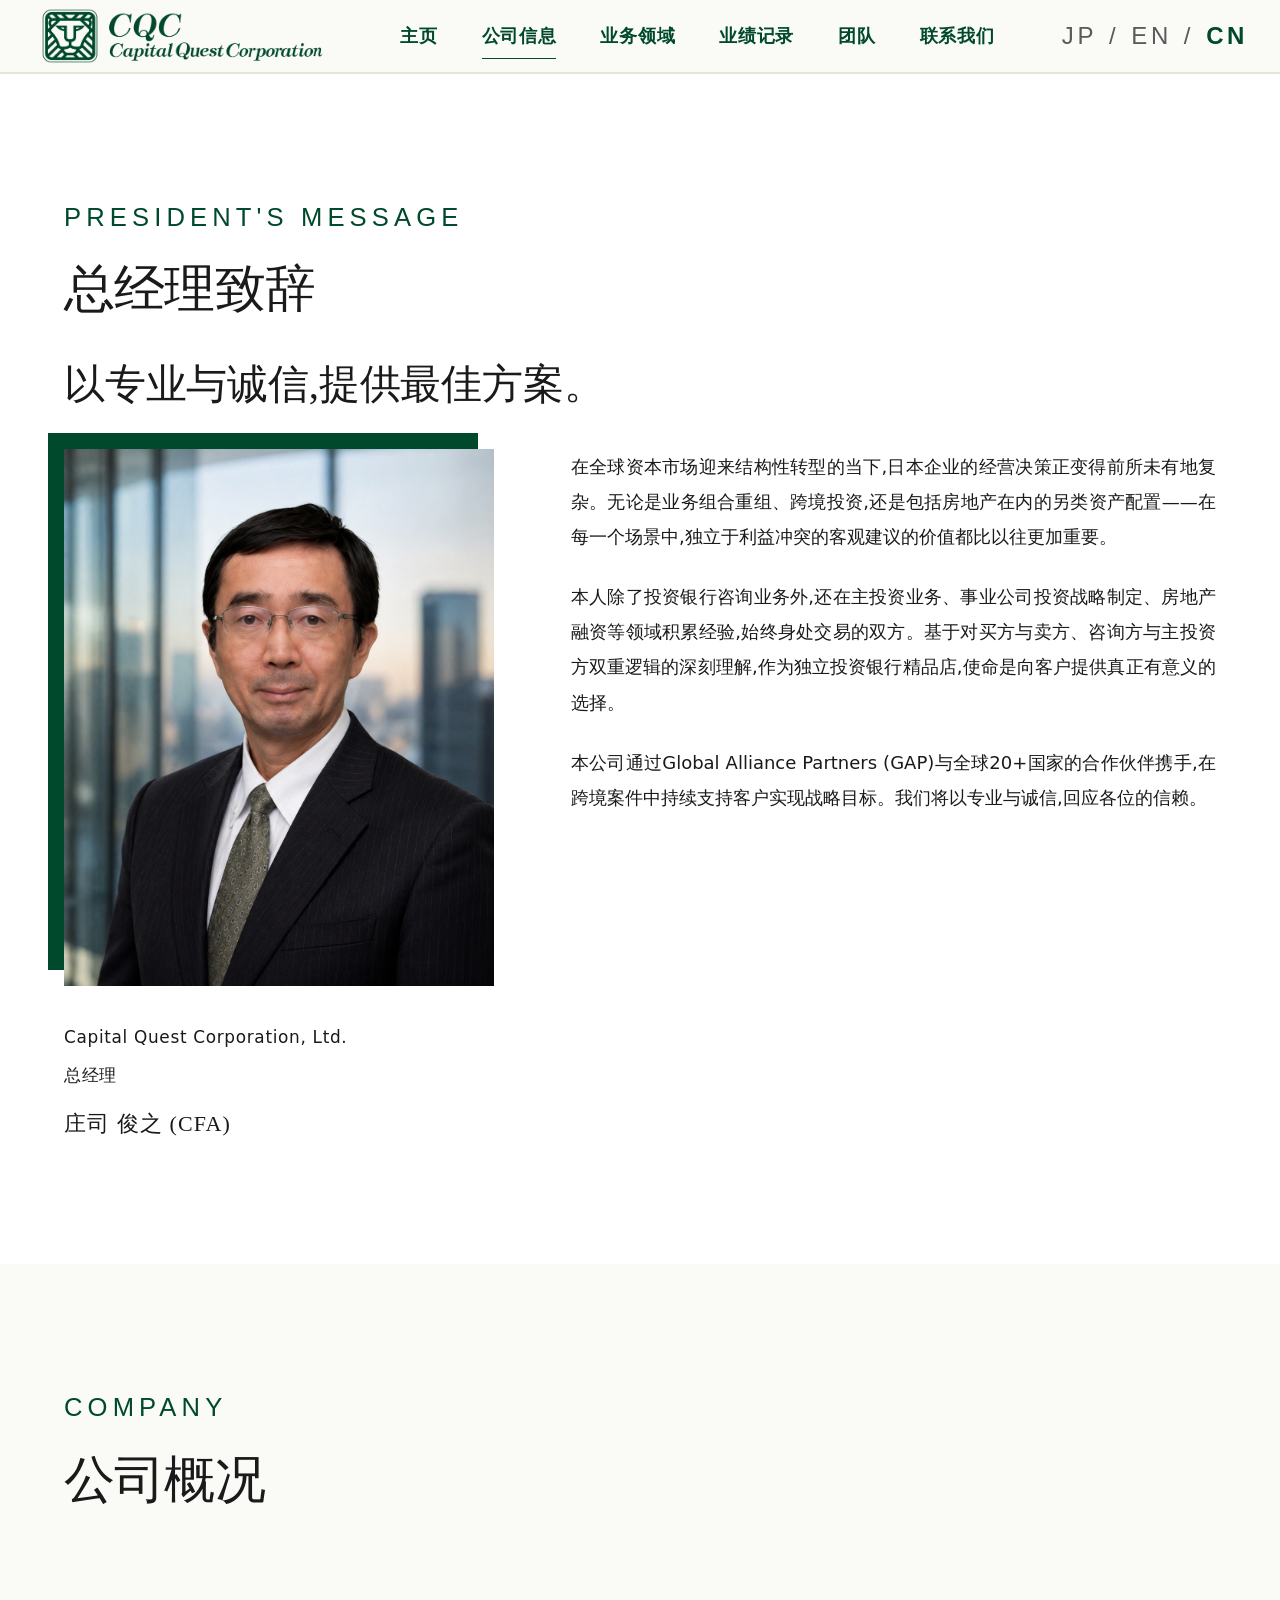
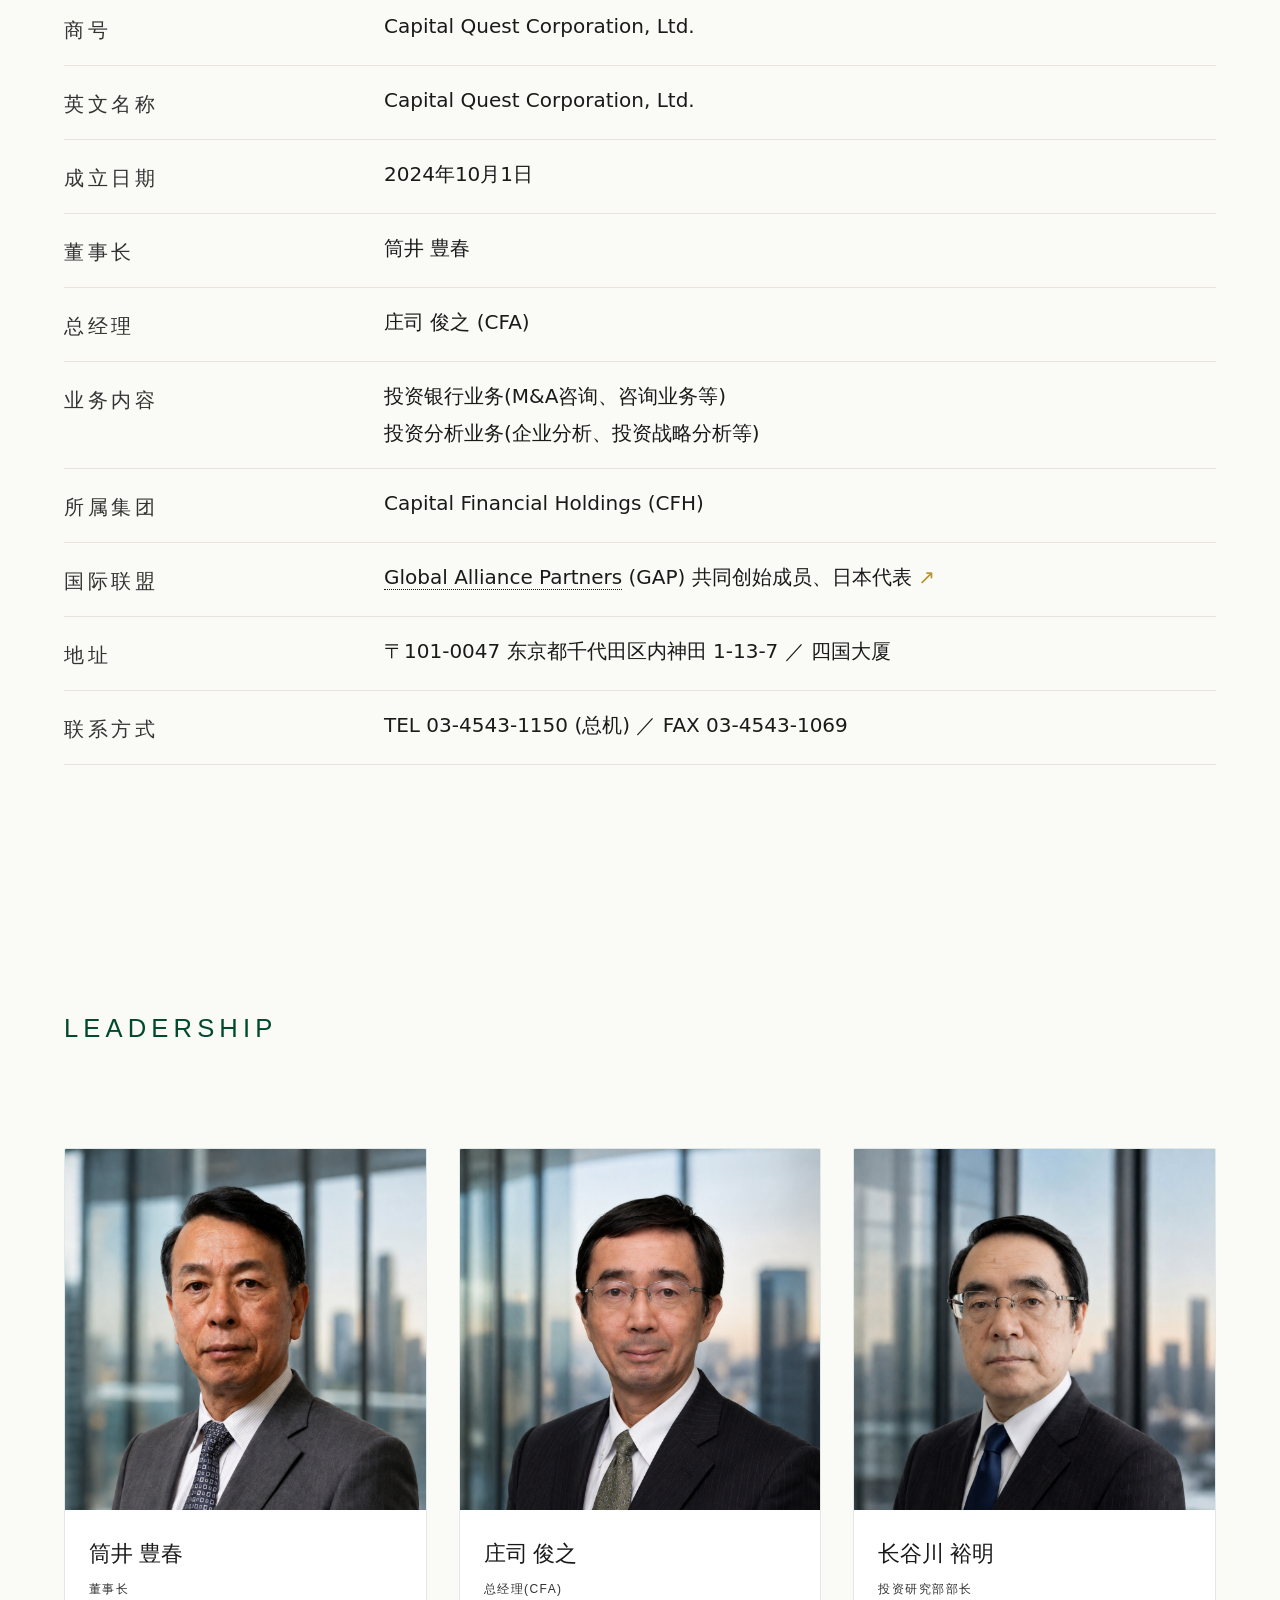
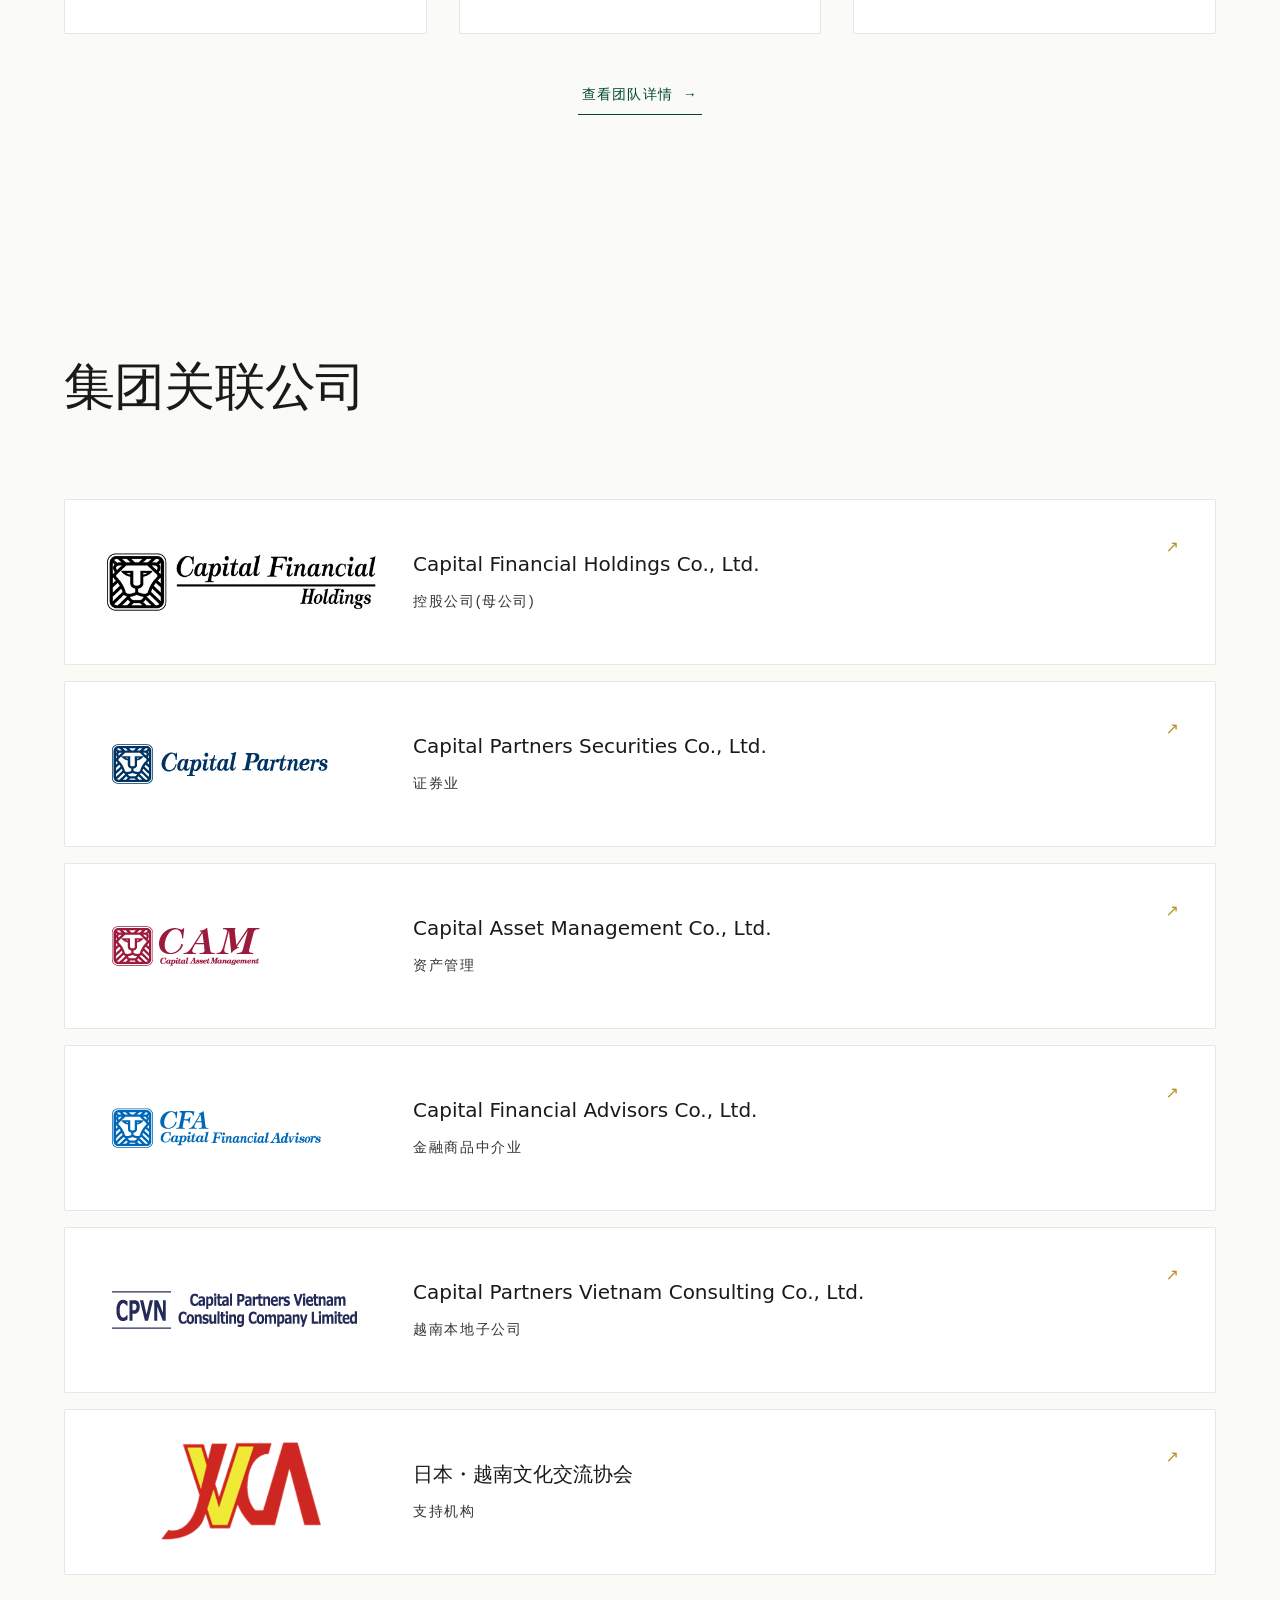
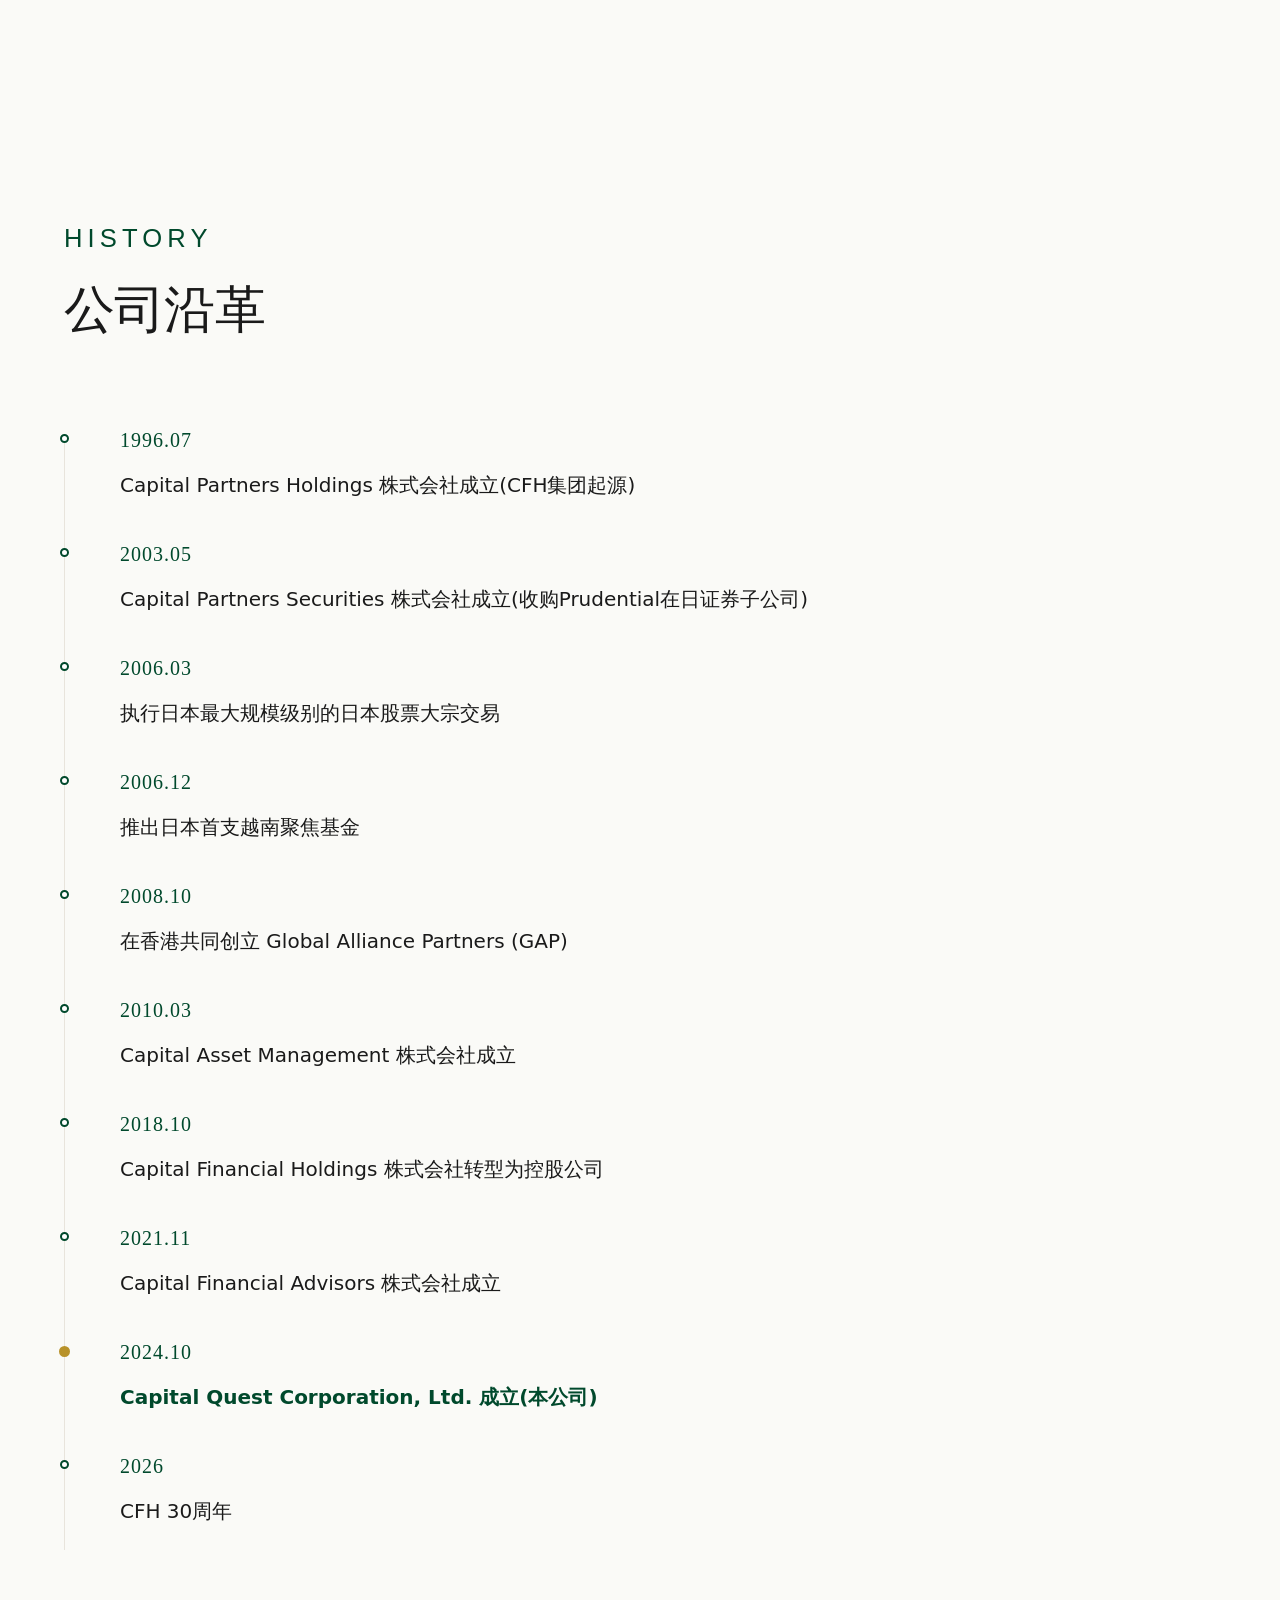
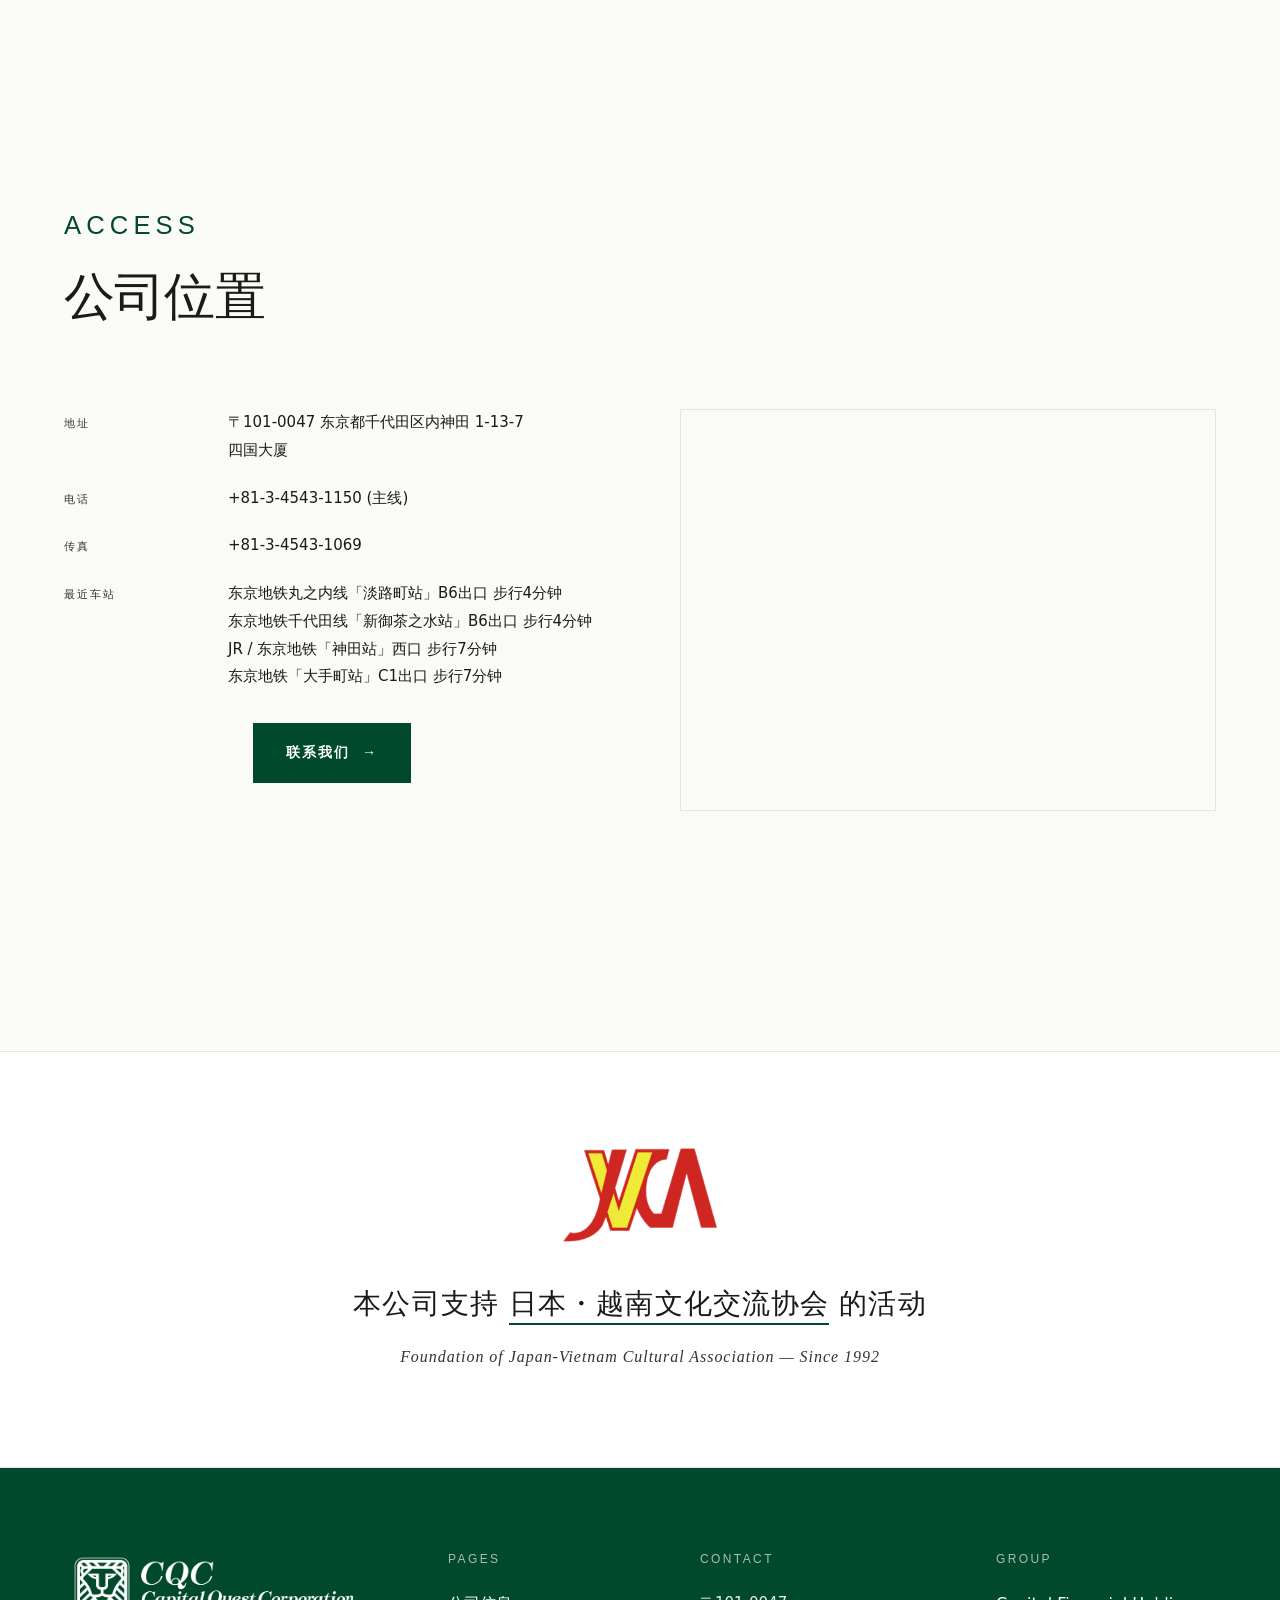
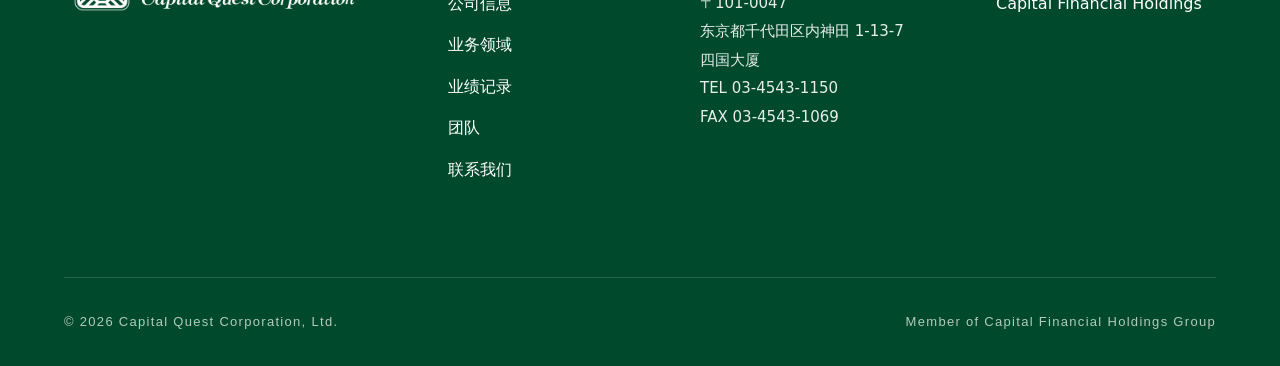
<file: cn/about.html>
<!DOCTYPE html>
<html lang="zh-CN">
<head>
  <meta charset="UTF-8">
  <meta name="viewport" content="width=device-width, initial-scale=1">
  <title>公司信息 | Capital Quest Corporation, Ltd.</title>
  <meta name="description" content="Capital Quest Corporation, Ltd. 公司概况、在Capital Financial Holdings (CFH)集团内的定位、公司沿革。">
  <link rel="canonical" href="https://capital-qc.co.jp/cn/about.html">
  <link rel="stylesheet" href="../assets/css/style.css?v=20260513d">
</head>
<body>

<header class="site-header">
  <div class="site-header__inner">
    <a href="index.html" class="site-logo" aria-label="Capital Quest Corporation, Ltd. - 主页">
      <img src="../assets/logo/cqc/cqc-logo-transparent.png" alt="Capital Quest Corporation, Ltd.">
    </a>
    <button class="site-nav-toggle" type="button" aria-label="打开菜单" aria-expanded="false" aria-controls="site-nav">
      <span class="site-nav-toggle__bar" aria-hidden="true"></span>
    </button>
    <nav class="site-nav" id="site-nav" aria-label="全球">
      <a href="index.html">主页</a>
      <a href="about.html" class="is-active">公司信息</a>
      <a href="services.html">业务领域</a>
      <a href="track-record.html">业绩记录</a>
      <a href="team.html">团队</a>
      <a href="mailto:info@capital-qc.co.jp?subject=Capital%20Quest%20Corporation%20%E7%BD%91%E7%AB%99%E5%92%A8%E8%AF%A2">联系我们</a>
    </nav>
    <div class="site-nav__lang" aria-label="语言切换">
      <a href="../about.html">JP</a>
      <span aria-hidden="true">/</span>
      <a href="../en/about.html">EN</a>
      <span aria-hidden="true">/</span>
      <span class="is-active">CN</span>
    </div>
  </div>
</header>

<main>
  <!-- President's Message -->
  <section class="section president" aria-labelledby="president-h">
    <div class="container">
      <div class="section-header">
        <span class="eyebrow">President's Message</span>
        <h2 id="president-h" class="h2">总经理致辞</h2>
      </div>

      <h3 class="president__pull">以专业与诚信,提供最佳方案。</h3>

      <div class="president__grid">

        <figure class="president__photo">
          <div class="president__photo-frame">
            <img src="../assets/img/team/shoji.png" alt="庄司 俊之">
          </div>
          <figcaption class="president__sign">
            <span class="president__sign-company">Capital Quest Corporation, Ltd.</span>
            <span class="president__sign-title">总经理</span>
            <span class="president__sign-name">庄司 俊之 (CFA)</span>
          </figcaption>
        </figure>

        <div class="president__text">
          <div class="president__body">
            <p class="jp-justify">在全球资本市场迎来结构性转型的当下,日本企业的经营决策正变得前所未有地复杂。无论是业务组合重组、跨境投资,还是包括房地产在内的另类资产配置——在每一个场景中,独立于利益冲突的客观建议的价值都比以往更加重要。</p>
            <p class="jp-justify">本人除了投资银行咨询业务外,还在主投资业务、事业公司投资战略制定、房地产融资等领域积累经验,始终身处交易的双方。基于对买方与卖方、咨询方与主投资方双重逻辑的深刻理解,作为独立投资银行精品店,使命是向客户提供真正有意义的选择。</p>
            <p class="jp-justify">本公司通过Global Alliance Partners (GAP)与全球20+国家的合作伙伴携手,在跨境案件中持续支持客户实现战略目标。我们将以专业与诚信,回应各位的信赖。</p>
          </div>
        </div>

      </div>
    </div>
  </section>

  <!-- Company Overview Table -->
  <section class="section">
    <div class="container">
      <div class="section-header">
        <span class="eyebrow">Company</span>
        <h2 class="h2">公司概况</h2>
      </div>

      <table class="about-table">
        <tbody>
          <tr><th>商号</th><td>Capital Quest Corporation, Ltd.</td></tr>
          <tr><th>英文名称</th><td>Capital Quest Corporation, Ltd.</td></tr>
          <tr><th>成立日期</th><td>2024年10月1日</td></tr>
          <tr><th>董事长</th><td>筒井 豊春</td></tr>
          <tr><th>总经理</th><td>庄司 俊之 (CFA)</td></tr>
          <tr><th>业务内容</th><td>投资银行业务(M&amp;A咨询、咨询业务等)<br>投资分析业务(企业分析、投资战略分析等)</td></tr>
          <tr><th>所属集团</th><td>Capital Financial Holdings (CFH)</td></tr>
          <tr><th>国际联盟</th><td><a href="https://globalalliancepartners.com/gap-members/" target="_blank" rel="noopener noreferrer" class="gap-link">Global Alliance Partners</a> (GAP) 共同创始成员、日本代表 <span class="arrow" aria-hidden="true" style="color: var(--c-gold);">↗</span></td></tr>
          <tr><th>地址</th><td>〒101-0047 东京都千代田区内神田 1-13-7 ／ 四国大厦</td></tr>
          <tr><th>联系方式</th><td>TEL 03-4543-1150 (总机) ／ FAX 03-4543-1069</td></tr>
        </tbody>
      </table>
    </div>
  </section>

  <!-- Leadership Highlight (-> team.html) -->
  <section class="section">
    <div class="container">
      <div class="section-header">
        <span class="eyebrow">Leadership</span>
      </div>

      <div class="leadership-highlight">
        <a href="team.html" class="leader-mini">
          <div class="leader-mini__photo"><img src="../assets/img/team/tsutsui.png" alt="筒井 豊春"></div>
          <div class="leader-mini__body">
            <div class="leader-mini__name">筒井 豊春</div>
            <span class="leader-mini__title">董事长</span>
          </div>
        </a>
        <a href="team.html" class="leader-mini">
          <div class="leader-mini__photo"><img src="../assets/img/team/shoji.png" alt="庄司 俊之"></div>
          <div class="leader-mini__body">
            <div class="leader-mini__name">庄司 俊之</div>
            <span class="leader-mini__title">总经理(CFA)</span>
          </div>
        </a>
        <a href="team.html" class="leader-mini">
          <div class="leader-mini__photo"><img src="../assets/img/team/hasegawa.png" alt="长谷川 裕明"></div>
          <div class="leader-mini__body">
            <div class="leader-mini__name">长谷川 裕明</div>
            <span class="leader-mini__title">投资研究部部长</span>
          </div>
        </a>
      </div>

      <div class="leadership-highlight__cta">
        <a href="team.html" class="leadership-highlight__link">查看团队详情 <span aria-hidden="true">→</span></a>
      </div>
    </div>
  </section>

  <!-- Group Related Companies -->
  <section class="section">
    <div class="container">
      <div class="section-header">
        <h2 class="h2">集团关联公司</h2>
      </div>

      <div class="group-cards">
        <a href="http://www.cfhd.co.jp/" target="_blank" rel="noopener noreferrer" class="group-card">
          <div class="group-card__logo"><img src="../assets/img/group/cfh.png" alt="Capital Financial Holdings"></div>
          <div class="group-card__body">
            <span class="group-card__name">Capital Financial Holdings Co., Ltd.</span>
            <span class="group-card__role">控股公司(母公司)</span>
          </div>
          <span class="group-card__arrow" aria-hidden="true">↗</span>
        </a>
        <a href="https://www.capital.co.jp/" target="_blank" rel="noopener noreferrer" class="group-card">
          <div class="group-card__logo"><img src="../assets/img/group/cps.png" alt="Capital Partners Securities"></div>
          <div class="group-card__body">
            <span class="group-card__name">Capital Partners Securities Co., Ltd.</span>
            <span class="group-card__role">证券业</span>
          </div>
          <span class="group-card__arrow" aria-hidden="true">↗</span>
        </a>
        <a href="https://www.capital-am.co.jp/" target="_blank" rel="noopener noreferrer" class="group-card">
          <div class="group-card__logo"><img src="../assets/img/group/cam.png" alt="Capital Asset Management"></div>
          <div class="group-card__body">
            <span class="group-card__name">Capital Asset Management Co., Ltd.</span>
            <span class="group-card__role">资产管理</span>
          </div>
          <span class="group-card__arrow" aria-hidden="true">↗</span>
        </a>
        <a href="http://capital-fa.co.jp/" target="_blank" rel="noopener noreferrer" class="group-card">
          <div class="group-card__logo"><img src="../assets/img/group/cfa.png" alt="Capital Financial Advisors"></div>
          <div class="group-card__body">
            <span class="group-card__name">Capital Financial Advisors Co., Ltd.</span>
            <span class="group-card__role">金融商品中介业</span>
          </div>
          <span class="group-card__arrow" aria-hidden="true">↗</span>
        </a>
        <a href="http://cpvn.com.vn/jp/" target="_blank" rel="noopener noreferrer" class="group-card">
          <div class="group-card__logo"><img src="../assets/img/group/cpvn.png" alt="Capital Partners Vietnam"></div>
          <div class="group-card__body">
            <span class="group-card__name">Capital Partners Vietnam Consulting Co., Ltd.</span>
            <span class="group-card__role">越南本地子公司</span>
          </div>
          <span class="group-card__arrow" aria-hidden="true">↗</span>
        </a>
        <a href="https://www.jvca.or.jp/" target="_blank" rel="noopener noreferrer" class="group-card">
          <div class="group-card__logo"><img src="../assets/img/group/jvca.png" alt="JVCA"></div>
          <div class="group-card__body">
            <span class="group-card__name">日本・越南文化交流协会</span>
            <span class="group-card__role">支持机构</span>
          </div>
          <span class="group-card__arrow" aria-hidden="true">↗</span>
        </a>
      </div>
    </div>
  </section>

  <!-- History Timeline -->
  <section class="section" style="background: var(--c-bg);">
    <div class="container">
      <div class="section-header">
        <span class="eyebrow">History</span>
        <h2 class="h2">公司沿革</h2>
      </div>

      <ol class="timeline">
        <li class="timeline__item">
          <span class="timeline__year">1996.07</span>
          <div class="timeline__event">Capital Partners Holdings 株式会社成立(CFH集团起源)</div>
        </li>
        <li class="timeline__item">
          <span class="timeline__year">2003.05</span>
          <div class="timeline__event">Capital Partners Securities 株式会社成立(收购Prudential在日证券子公司)</div>
        </li>
        <li class="timeline__item">
          <span class="timeline__year">2006.03</span>
          <div class="timeline__event">执行日本最大规模级别的日本股票大宗交易</div>
        </li>
        <li class="timeline__item">
          <span class="timeline__year">2006.12</span>
          <div class="timeline__event">推出日本首支越南聚焦基金</div>
        </li>
        <li class="timeline__item">
          <span class="timeline__year">2008.10</span>
          <div class="timeline__event">在香港共同创立 Global Alliance Partners (GAP)</div>
        </li>
        <li class="timeline__item">
          <span class="timeline__year">2010.03</span>
          <div class="timeline__event">Capital Asset Management 株式会社成立</div>
        </li>
        <li class="timeline__item">
          <span class="timeline__year">2018.10</span>
          <div class="timeline__event">Capital Financial Holdings 株式会社转型为控股公司</div>
        </li>
        <li class="timeline__item">
          <span class="timeline__year">2021.11</span>
          <div class="timeline__event">Capital Financial Advisors 株式会社成立</div>
        </li>
        <li class="timeline__item timeline__item--highlight">
          <span class="timeline__year">2024.10</span>
          <div class="timeline__event">Capital Quest Corporation, Ltd. 成立(本公司)</div>
        </li>
        <li class="timeline__item">
          <span class="timeline__year">2026</span>
          <div class="timeline__event">CFH 30周年</div>
        </li>
      </ol>
    </div>
  </section>

  <!-- ACCESS -->
  <section class="access" aria-labelledby="access-h">
    <div class="container">
      <div class="section-header">
        <span class="eyebrow">Access</span>
        <h2 id="access-h">公司位置</h2>
      </div>

      <div class="access__grid">
        <div class="access__info">
          <dl>
            <dt>地址</dt>
            <dd>〒101-0047 东京都千代田区内神田 1-13-7<br>四国大厦</dd>
            <dt>电话</dt>
            <dd>+81-3-4543-1150 (主线)</dd>
            <dt>传真</dt>
            <dd>+81-3-4543-1069</dd>
            <dt>最近车站</dt>
            <dd>东京地铁丸之内线「淡路町站」B6出口 步行4分钟<br>东京地铁千代田线「新御茶之水站」B6出口 步行4分钟<br>JR / 东京地铁「神田站」西口 步行7分钟<br>东京地铁「大手町站」C1出口 步行7分钟</dd>
          </dl>

          <a href="mailto:info@capital-qc.co.jp" class="access__contact-btn">
            联系我们
            <span class="arrow" aria-hidden="true">→</span>
          </a>
        </div>

        <div class="access__map">
          <iframe
            src="https://maps.google.com/maps?q=%E6%9D%B1%E4%BA%AC%E9%83%BD%E5%8D%83%E4%BB%A3%E7%94%B0%E5%8C%BA%E5%86%85%E7%A5%9E%E7%94%B01-13-7&t=&z=17&ie=UTF8&iwloc=&output=embed"
            width="100%" height="100%" frameborder="0" style="border:0"
            loading="lazy" referrerpolicy="no-referrer-when-downgrade"
            title="Capital Quest Corporation, Ltd. — 东京都千代田区内神田 1-13-7 四国大厦"></iframe>
        </div>
      </div>
    </div>
  </section>

</main>

<!-- JVCA Support Section -->
<section class="site-support" aria-label="JVCA support">
  <div class="container">
    <div class="site-support__inner">
      <div class="site-support__logo">
        <img src="../assets/img/group/jvca.png" alt="JVCA — 日本越南文化交流协会">
      </div>
      <div class="site-support__text">
        <p class="site-support__line">本公司支持 <a href="https://www.jvca.or.jp/" target="_blank" rel="noopener noreferrer">日本・越南文化交流协会</a> 的活动</p>
        <p class="site-support__since">Foundation of Japan-Vietnam Cultural Association — Since 1992</p>
      </div>
    </div>
  </div>
</section>

<footer class="site-footer">
  <div class="container">
<div class="site-footer__grid">
      <div class="site-footer__brand">
        <img src="../assets/logo/cqc/cqc-logo-white.png" alt="Capital Quest Corporation, Ltd.">
      </div>
      <div class="site-footer__col">
        <h4>Pages</h4>
        <ul>
          <li><a href="about.html">公司信息</a></li>
          <li><a href="services.html">业务领域</a></li>
          <li><a href="track-record.html">业绩记录</a></li>
          <li><a href="team.html">团队</a></li>
          <li><a href="mailto:info@capital-qc.co.jp?subject=Capital%20Quest%20Corporation%20%E7%BD%91%E7%AB%99%E5%92%A8%E8%AF%A2">联系我们</a></li>
        </ul>
      </div>
      <div class="site-footer__col">
        <h4>Contact</h4>
        <address>
          〒101-0047<br>
          东京都千代田区内神田 1-13-7<br>
          四国大厦<br>
          TEL 03-4543-1150<br>
          FAX 03-4543-1069
        </address>
      </div>
      <div class="site-footer__col">
        <h4>Group</h4>
        <ul>
          <li>Capital Financial Holdings</li>
        </ul>
      </div>

    </div>
    <div class="site-footer__bottom">
      <span>&copy; 2026 Capital Quest Corporation, Ltd.</span>
      <span>Member of Capital Financial Holdings Group</span>
    </div>
  </div>
</footer>

<script src="../assets/js/site.js?v=20260513a" defer></script>
</body>
</html>
</file>
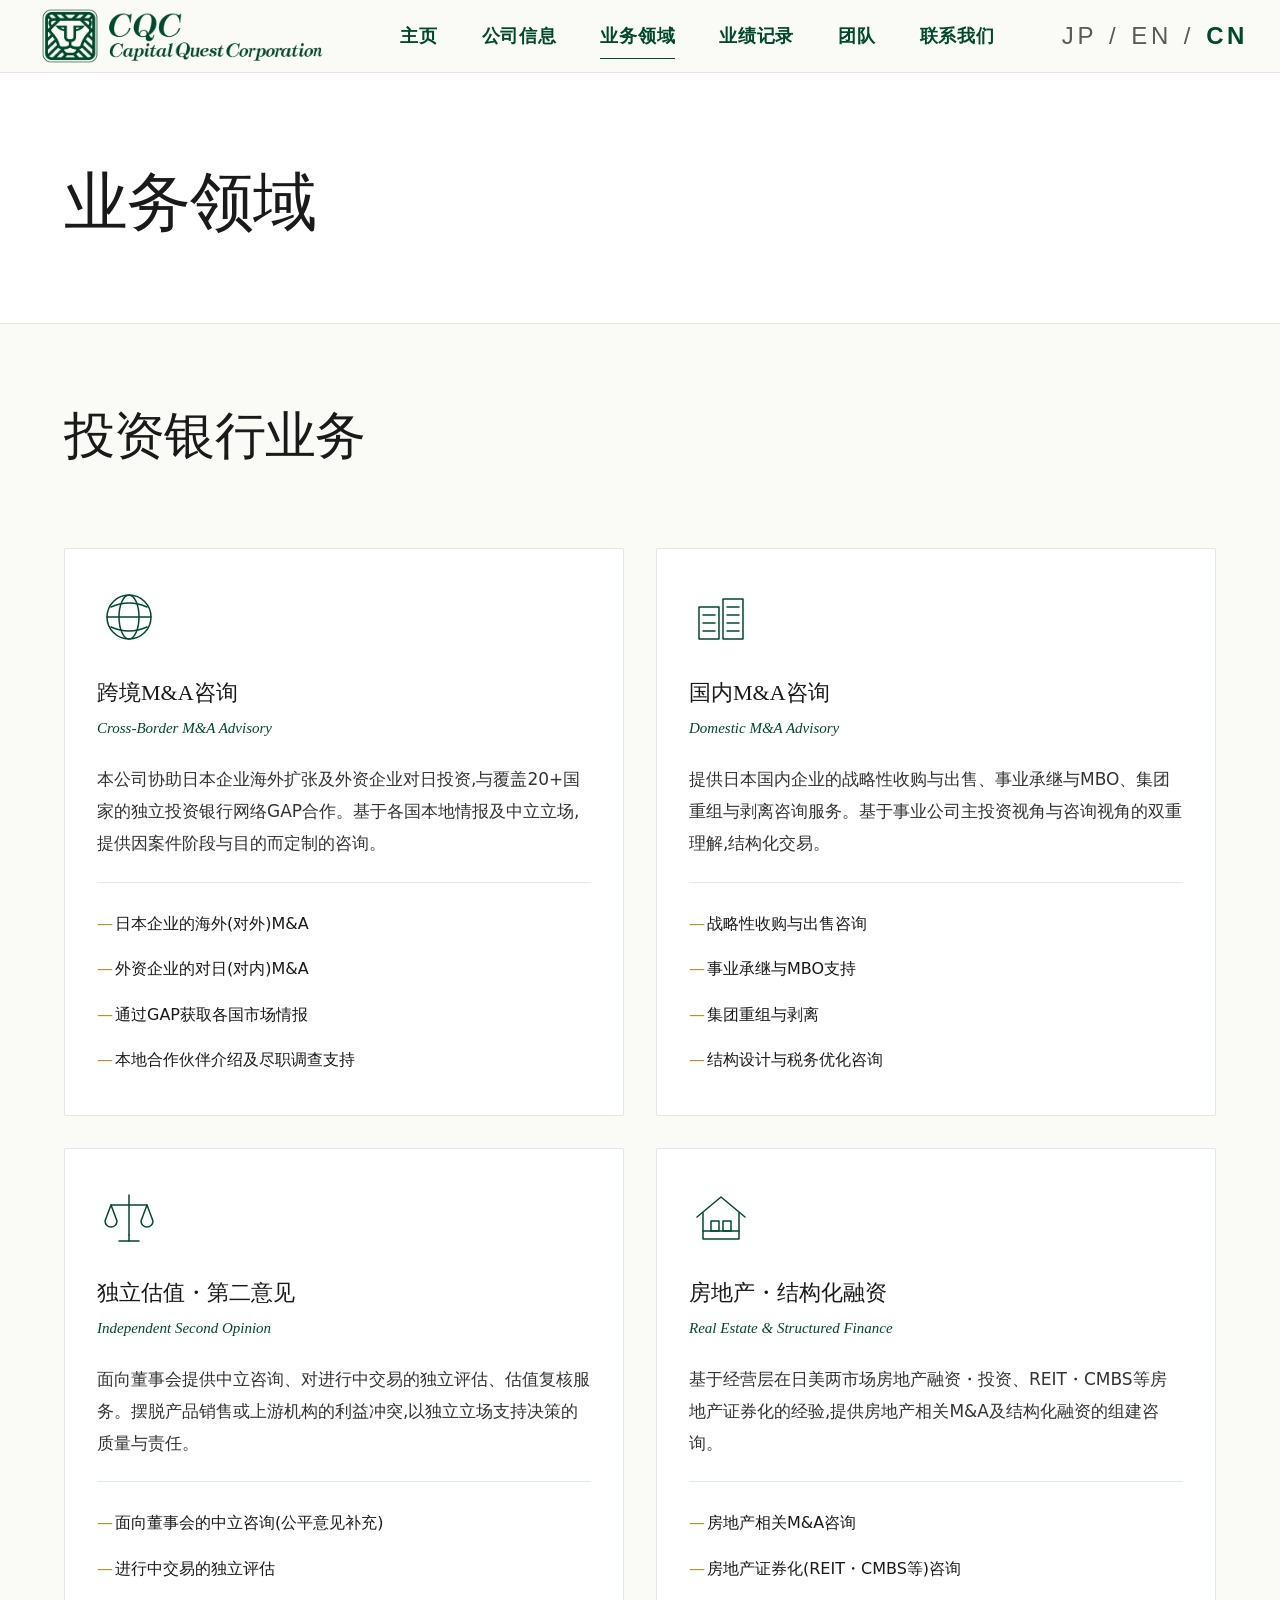
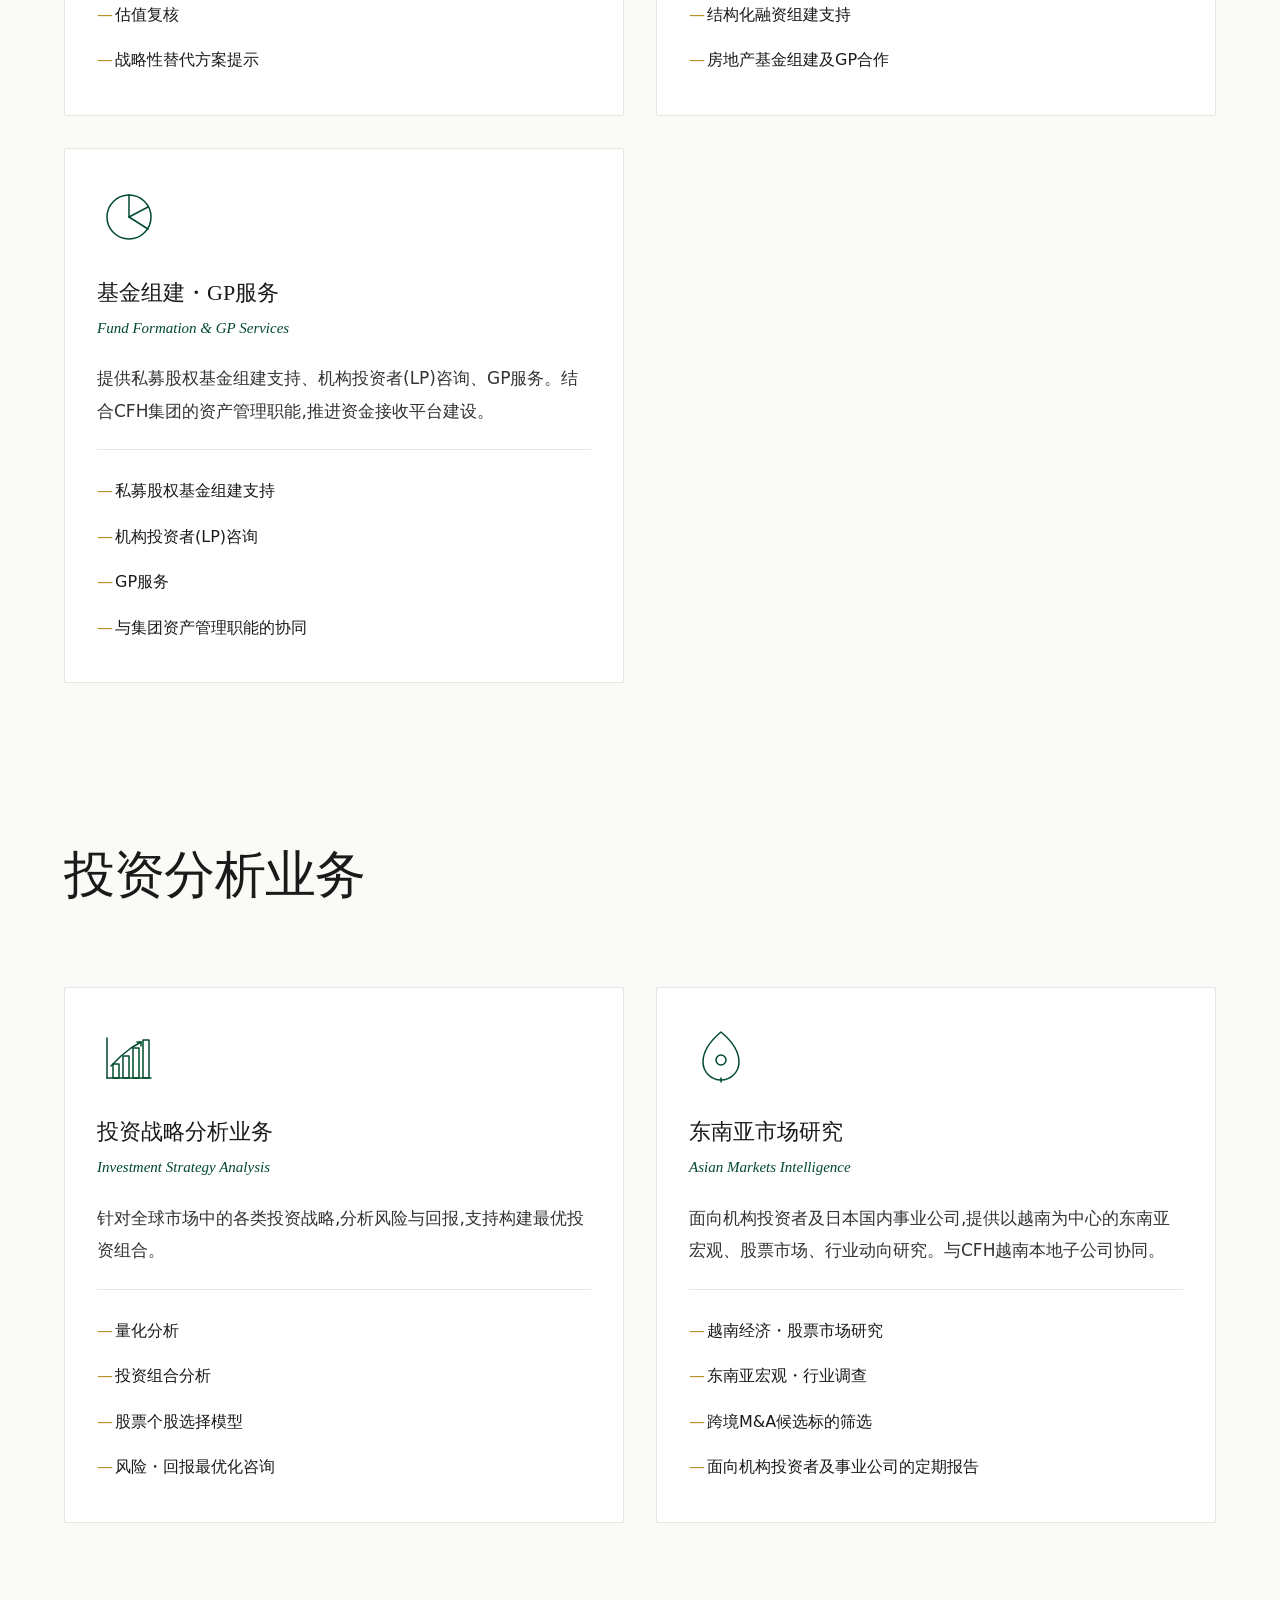
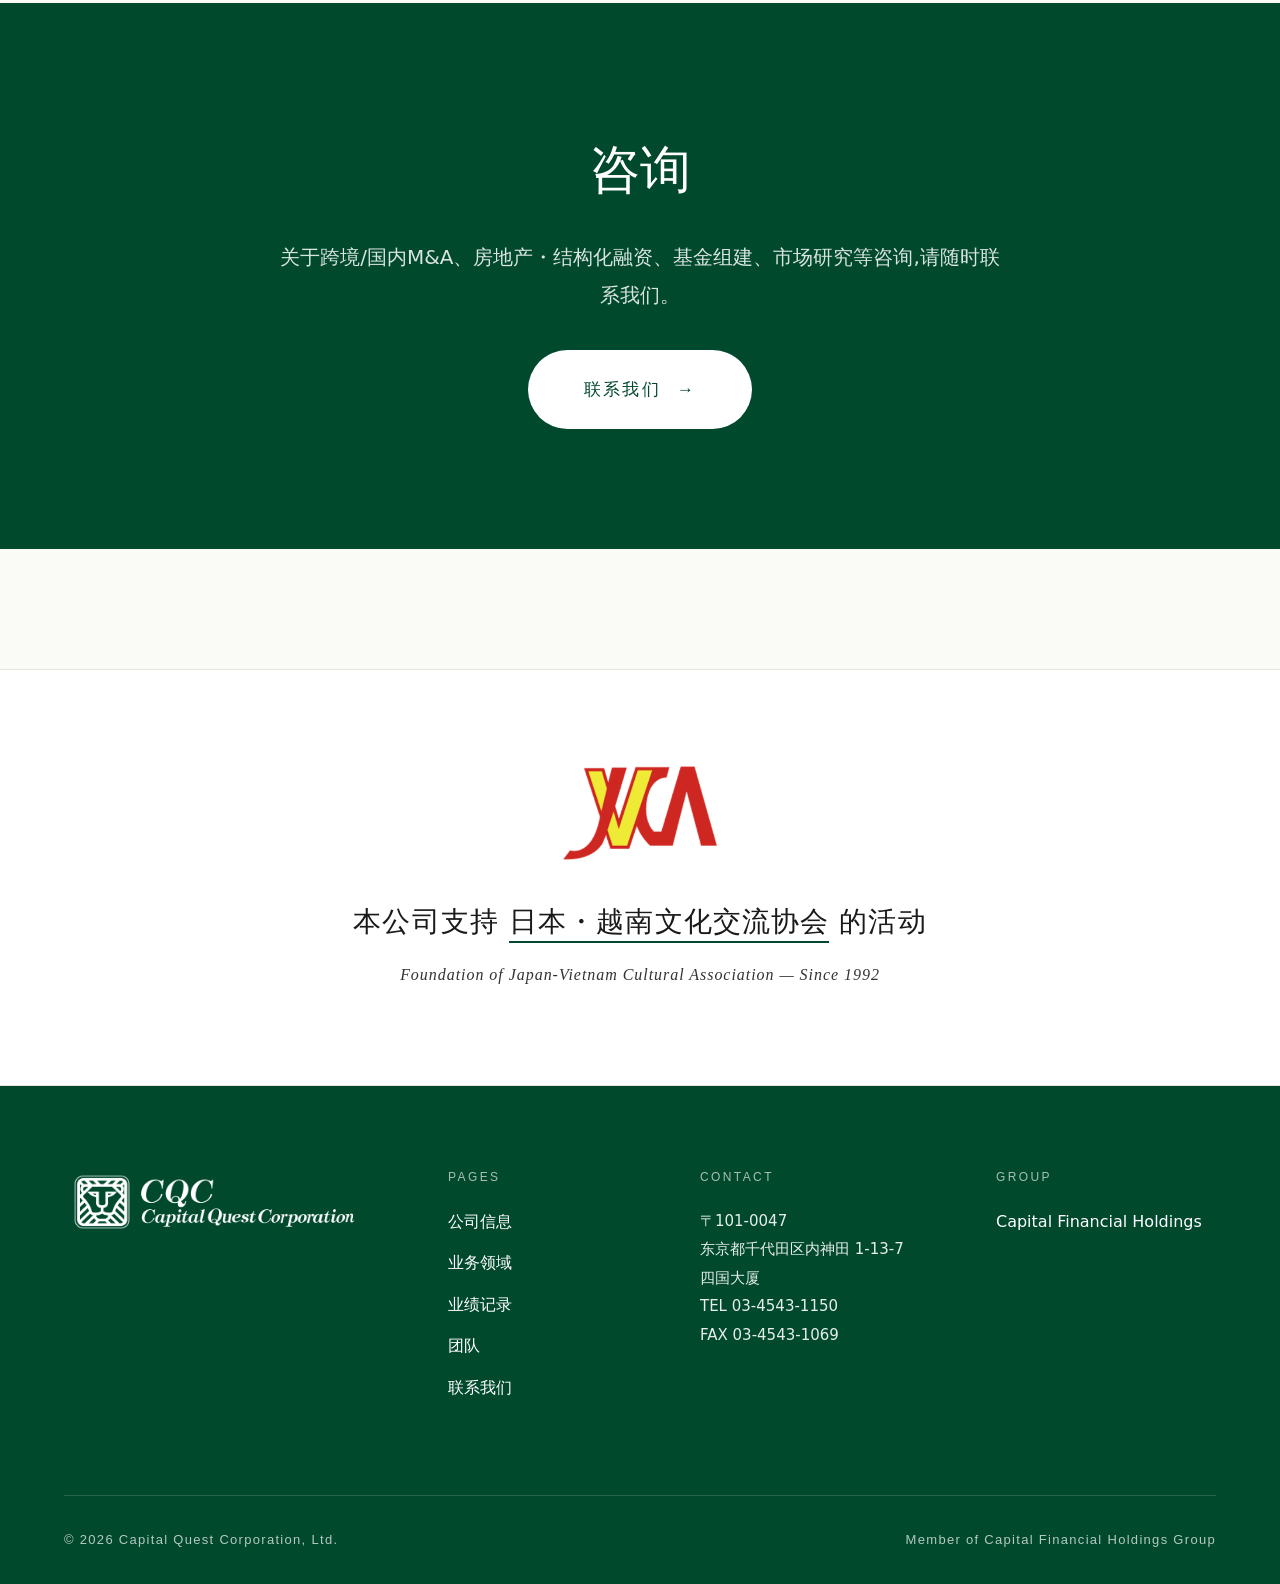
<file: cn/services.html>
<!DOCTYPE html>
<html lang="zh-CN">
<head>
  <meta charset="UTF-8">
  <meta name="viewport" content="width=device-width, initial-scale=1">
  <title>业务领域 | Capital Quest Corporation, Ltd.</title>
  <meta name="description" content="投资银行业务(跨境M&A、国内M&A、独立估值、房地产·结构化融资、基金组建)与投资分析业务(投资战略分析、东南亚市场研究)。">
  <link rel="canonical" href="https://capital-qc.co.jp/cn/services.html">
  <link rel="stylesheet" href="../assets/css/style.css?v=20260513d">
</head>
<body>

<header class="site-header">
  <div class="site-header__inner">
    <a href="index.html" class="site-logo" aria-label="Capital Quest Corporation, Ltd. - 主页">
      <img src="../assets/logo/cqc/cqc-logo-transparent.png" alt="Capital Quest Corporation, Ltd.">
    </a>
    <button class="site-nav-toggle" type="button" aria-label="打开菜单" aria-expanded="false" aria-controls="site-nav">
      <span class="site-nav-toggle__bar" aria-hidden="true"></span>
    </button>
    <nav class="site-nav" id="site-nav" aria-label="全球">
      <a href="index.html">主页</a>
      <a href="about.html">公司信息</a>
      <a href="services.html" class="is-active">业务领域</a>
      <a href="track-record.html">业绩记录</a>
      <a href="team.html">团队</a>
      <a href="mailto:info@capital-qc.co.jp?subject=Capital%20Quest%20Corporation%20%E7%BD%91%E7%AB%99%E5%92%A8%E8%AF%A2">联系我们</a>
    </nav>
    <div class="site-nav__lang" aria-label="语言切换">
      <a href="../services.html">JP</a>
      <span aria-hidden="true">/</span>
      <a href="../en/services.html">EN</a>
      <span aria-hidden="true">/</span>
      <span class="is-active">CN</span>
    </div>
  </div>
</header>

<main>
  <section class="page-hero">
    <div class="container">
      <h1>业务领域</h1>
    </div>
  </section>

  <!-- 投资银行业务 (5领域) -->
  <section class="pillar-section">
    <div class="container">
      <div class="section-header">
        <h2 class="h2">投资银行业务</h2>
      </div>

      <div class="pillar-grid">

        <article class="pillar-card">
          <div class="pillar-card__icon" aria-hidden="true">
            <svg viewBox="0 0 64 64" fill="none" stroke="currentColor" stroke-width="1.5" stroke-linecap="round" stroke-linejoin="round"><circle cx="32" cy="32" r="22"/><ellipse cx="32" cy="32" rx="10" ry="22"/><line x1="10" y1="32" x2="54" y2="32"/><path d="M14 22 Q32 14 50 22"/><path d="M14 42 Q32 50 50 42"/></svg>
          </div>
          <h2 class="pillar-card__title">跨境M&amp;A咨询</h2>
          <span class="pillar-card__title-en">Cross-Border M&amp;A Advisory</span>
          <p class="pillar-card__lead jp-justify">本公司协助日本企业海外扩张及外资企业对日投资,与覆盖20+国家的独立投资银行网络GAP合作。基于各国本地情报及中立立场,提供因案件阶段与目的而定制的咨询。</p>
          <ul class="pillar-card__sub">
            <li>日本企业的海外(对外)M&amp;A</li>
            <li>外资企业的对日(对内)M&amp;A</li>
            <li>通过GAP获取各国市场情报</li>
            <li>本地合作伙伴介绍及尽职调查支持</li>
          </ul>
        </article>

        <article class="pillar-card">
          <div class="pillar-card__icon" aria-hidden="true">
            <svg viewBox="0 0 64 64" fill="none" stroke="currentColor" stroke-width="1.5" stroke-linecap="round" stroke-linejoin="round"><rect x="10" y="22" width="20" height="32"/><rect x="34" y="14" width="20" height="40"/><line x1="14" y1="30" x2="26" y2="30"/><line x1="14" y1="38" x2="26" y2="38"/><line x1="14" y1="46" x2="26" y2="46"/><line x1="38" y1="22" x2="50" y2="22"/><line x1="38" y1="30" x2="50" y2="30"/><line x1="38" y1="38" x2="50" y2="38"/><line x1="38" y1="46" x2="50" y2="46"/></svg>
          </div>
          <h2 class="pillar-card__title">国内M&amp;A咨询</h2>
          <span class="pillar-card__title-en">Domestic M&amp;A Advisory</span>
          <p class="pillar-card__lead jp-justify">提供日本国内企业的战略性收购与出售、事业承继与MBO、集团重组与剥离咨询服务。基于事业公司主投资视角与咨询视角的双重理解,结构化交易。</p>
          <ul class="pillar-card__sub">
            <li>战略性收购与出售咨询</li>
            <li>事业承继与MBO支持</li>
            <li>集团重组与剥离</li>
            <li>结构设计与税务优化咨询</li>
          </ul>
        </article>

        <article class="pillar-card">
          <div class="pillar-card__icon" aria-hidden="true">
            <svg viewBox="0 0 64 64" fill="none" stroke="currentColor" stroke-width="1.5" stroke-linecap="round" stroke-linejoin="round"><line x1="32" y1="10" x2="32" y2="50"/><line x1="22" y1="56" x2="42" y2="56"/><line x1="32" y1="50" x2="32" y2="56"/><line x1="14" y1="20" x2="50" y2="20"/><path d="M14 20 L8 36 A6 6 0 0 0 20 36 Z"/><path d="M50 20 L44 36 A6 6 0 0 0 56 36 Z"/></svg>
          </div>
          <h2 class="pillar-card__title">独立估值・第二意见</h2>
          <span class="pillar-card__title-en">Independent Second Opinion</span>
          <p class="pillar-card__lead jp-justify">面向董事会提供中立咨询、对进行中交易的独立评估、估值复核服务。摆脱产品销售或上游机构的利益冲突,以独立立场支持决策的质量与责任。</p>
          <ul class="pillar-card__sub">
            <li>面向董事会的中立咨询(公平意见补充)</li>
            <li>进行中交易的独立评估</li>
            <li>估值复核</li>
            <li>战略性替代方案提示</li>
          </ul>
        </article>

        <article class="pillar-card">
          <div class="pillar-card__icon" aria-hidden="true">
            <svg viewBox="0 0 64 64" fill="none" stroke="currentColor" stroke-width="1.5" stroke-linecap="round" stroke-linejoin="round"><polyline points="8,32 32,12 56,32"/><polyline points="14,28 14,54 50,54 50,28"/><rect x="22" y="36" width="8" height="10"/><rect x="34" y="36" width="8" height="10"/><line x1="14" y1="46" x2="50" y2="46"/></svg>
          </div>
          <h2 class="pillar-card__title">房地产・结构化融资</h2>
          <span class="pillar-card__title-en">Real Estate &amp; Structured Finance</span>
          <p class="pillar-card__lead jp-justify">基于经营层在日美两市场房地产融资・投资、REIT・CMBS等房地产证券化的经验,提供房地产相关M&amp;A及结构化融资的组建咨询。</p>
          <ul class="pillar-card__sub">
            <li>房地产相关M&amp;A咨询</li>
            <li>房地产证券化(REIT・CMBS等)咨询</li>
            <li>结构化融资组建支持</li>
            <li>房地产基金组建及GP合作</li>
          </ul>
        </article>

        <article class="pillar-card">
          <div class="pillar-card__icon" aria-hidden="true">
            <svg viewBox="0 0 64 64" fill="none" stroke="currentColor" stroke-width="1.5" stroke-linecap="round" stroke-linejoin="round"><circle cx="32" cy="32" r="22"/><line x1="32" y1="10" x2="32" y2="32"/><line x1="32" y1="32" x2="51" y2="22"/><line x1="32" y1="32" x2="51" y2="44"/></svg>
          </div>
          <h2 class="pillar-card__title">基金组建・GP服务</h2>
          <span class="pillar-card__title-en">Fund Formation &amp; GP Services</span>
          <p class="pillar-card__lead jp-justify">提供私募股权基金组建支持、机构投资者(LP)咨询、GP服务。结合CFH集团的资产管理职能,推进资金接收平台建设。</p>
          <ul class="pillar-card__sub">
            <li>私募股权基金组建支持</li>
            <li>机构投资者(LP)咨询</li>
            <li>GP服务</li>
            <li>与集团资产管理职能的协同</li>
          </ul>
        </article>

      </div>
    </div>
  </section>

  <!-- 投资分析业务 (2领域) -->
  <section class="pillar-section">
    <div class="container">
      <div class="section-header">
        <h2 class="h2">投资分析业务</h2>
      </div>

      <div class="pillar-grid">

        <article class="pillar-card">
          <div class="pillar-card__icon" aria-hidden="true">
            <svg viewBox="0 0 64 64" fill="none" stroke="currentColor" stroke-width="1.5" stroke-linecap="round" stroke-linejoin="round"><line x1="10" y1="54" x2="54" y2="54"/><line x1="10" y1="54" x2="10" y2="14"/><rect x="16" y="40" width="6" height="14"/><rect x="26" y="32" width="6" height="22"/><rect x="36" y="24" width="6" height="30"/><rect x="46" y="16" width="6" height="38"/><polyline points="14,42 24,32 34,24 44,18"/><polyline points="40,18 44,18 44,22"/></svg>
          </div>
          <h2 class="pillar-card__title">投资战略分析业务</h2>
          <span class="pillar-card__title-en">Investment Strategy Analysis</span>
          <p class="pillar-card__lead jp-justify">针对全球市场中的各类投资战略,分析风险与回报,支持构建最优投资组合。</p>
          <ul class="pillar-card__sub">
            <li>量化分析</li>
            <li>投资组合分析</li>
            <li>股票个股选择模型</li>
            <li>风险・回报最优化咨询</li>
          </ul>
        </article>

        <article class="pillar-card">
          <div class="pillar-card__icon" aria-hidden="true">
            <svg viewBox="0 0 64 64" fill="none" stroke="currentColor" stroke-width="1.5" stroke-linecap="round" stroke-linejoin="round"><path d="M32 8 C20 18 14 28 14 38 a18 18 0 0 0 36 0 C50 28 44 18 32 8 Z"/><circle cx="32" cy="36" r="5"/><line x1="32" y1="54" x2="32" y2="58"/></svg>
          </div>
          <h2 class="pillar-card__title">东南亚市场研究</h2>
          <span class="pillar-card__title-en">Asian Markets Intelligence</span>
          <p class="pillar-card__lead jp-justify">面向机构投资者及日本国内事业公司,提供以越南为中心的东南亚宏观、股票市场、行业动向研究。与CFH越南本地子公司协同。</p>
          <ul class="pillar-card__sub">
            <li>越南经济・股票市场研究</li>
            <li>东南亚宏观・行业调查</li>
            <li>跨境M&amp;A候选标的筛选</li>
            <li>面向机构投资者及事业公司的定期报告</li>
          </ul>
        </article>

      </div>
    </div>
  </section>

  <!-- CTA -->
  <section class="services-cta-section">
    <div class="container services-cta-section__inner">
      <h2 class="services-cta-section__title">咨询</h2>
      <p class="services-cta-section__lead">关于跨境/国内M&amp;A、房地产・结构化融资、基金组建、市场研究等咨询,请随时联系我们。</p>
      <a href="mailto:info@capital-qc.co.jp" class="services-cta-button">联系我们 <span aria-hidden="true">→</span></a>
    </div>
  </section>

</main>

<!-- JVCA Support Section -->
<section class="site-support" aria-label="JVCA support">
  <div class="container">
    <div class="site-support__inner">
      <div class="site-support__logo">
        <img src="../assets/img/group/jvca.png" alt="JVCA — 日本越南文化交流协会">
      </div>
      <div class="site-support__text">
        <p class="site-support__line">本公司支持 <a href="https://www.jvca.or.jp/" target="_blank" rel="noopener noreferrer">日本・越南文化交流协会</a> 的活动</p>
        <p class="site-support__since">Foundation of Japan-Vietnam Cultural Association — Since 1992</p>
      </div>
    </div>
  </div>
</section>

<footer class="site-footer">
  <div class="container">
<div class="site-footer__grid">
      <div class="site-footer__brand">
        <img src="../assets/logo/cqc/cqc-logo-white.png" alt="Capital Quest Corporation, Ltd.">
      </div>
      <div class="site-footer__col">
        <h4>Pages</h4>
        <ul>
          <li><a href="about.html">公司信息</a></li>
          <li><a href="services.html">业务领域</a></li>
          <li><a href="track-record.html">业绩记录</a></li>
          <li><a href="team.html">团队</a></li>
          <li><a href="mailto:info@capital-qc.co.jp?subject=Capital%20Quest%20Corporation%20%E7%BD%91%E7%AB%99%E5%92%A8%E8%AF%A2">联系我们</a></li>
        </ul>
      </div>
      <div class="site-footer__col">
        <h4>Contact</h4>
        <address>
          〒101-0047<br>
          东京都千代田区内神田 1-13-7<br>
          四国大厦<br>
          TEL 03-4543-1150<br>
          FAX 03-4543-1069
        </address>
      </div>
      <div class="site-footer__col">
        <h4>Group</h4>
        <ul>
          <li>Capital Financial Holdings</li>
        </ul>
      </div>

    </div>
    <div class="site-footer__bottom">
      <span>&copy; 2026 Capital Quest Corporation, Ltd.</span>
      <span>Member of Capital Financial Holdings Group</span>
    </div>
  </div>
</footer>

<script src="../assets/js/site.js?v=20260513a" defer></script>
</body>
</html>
</file>
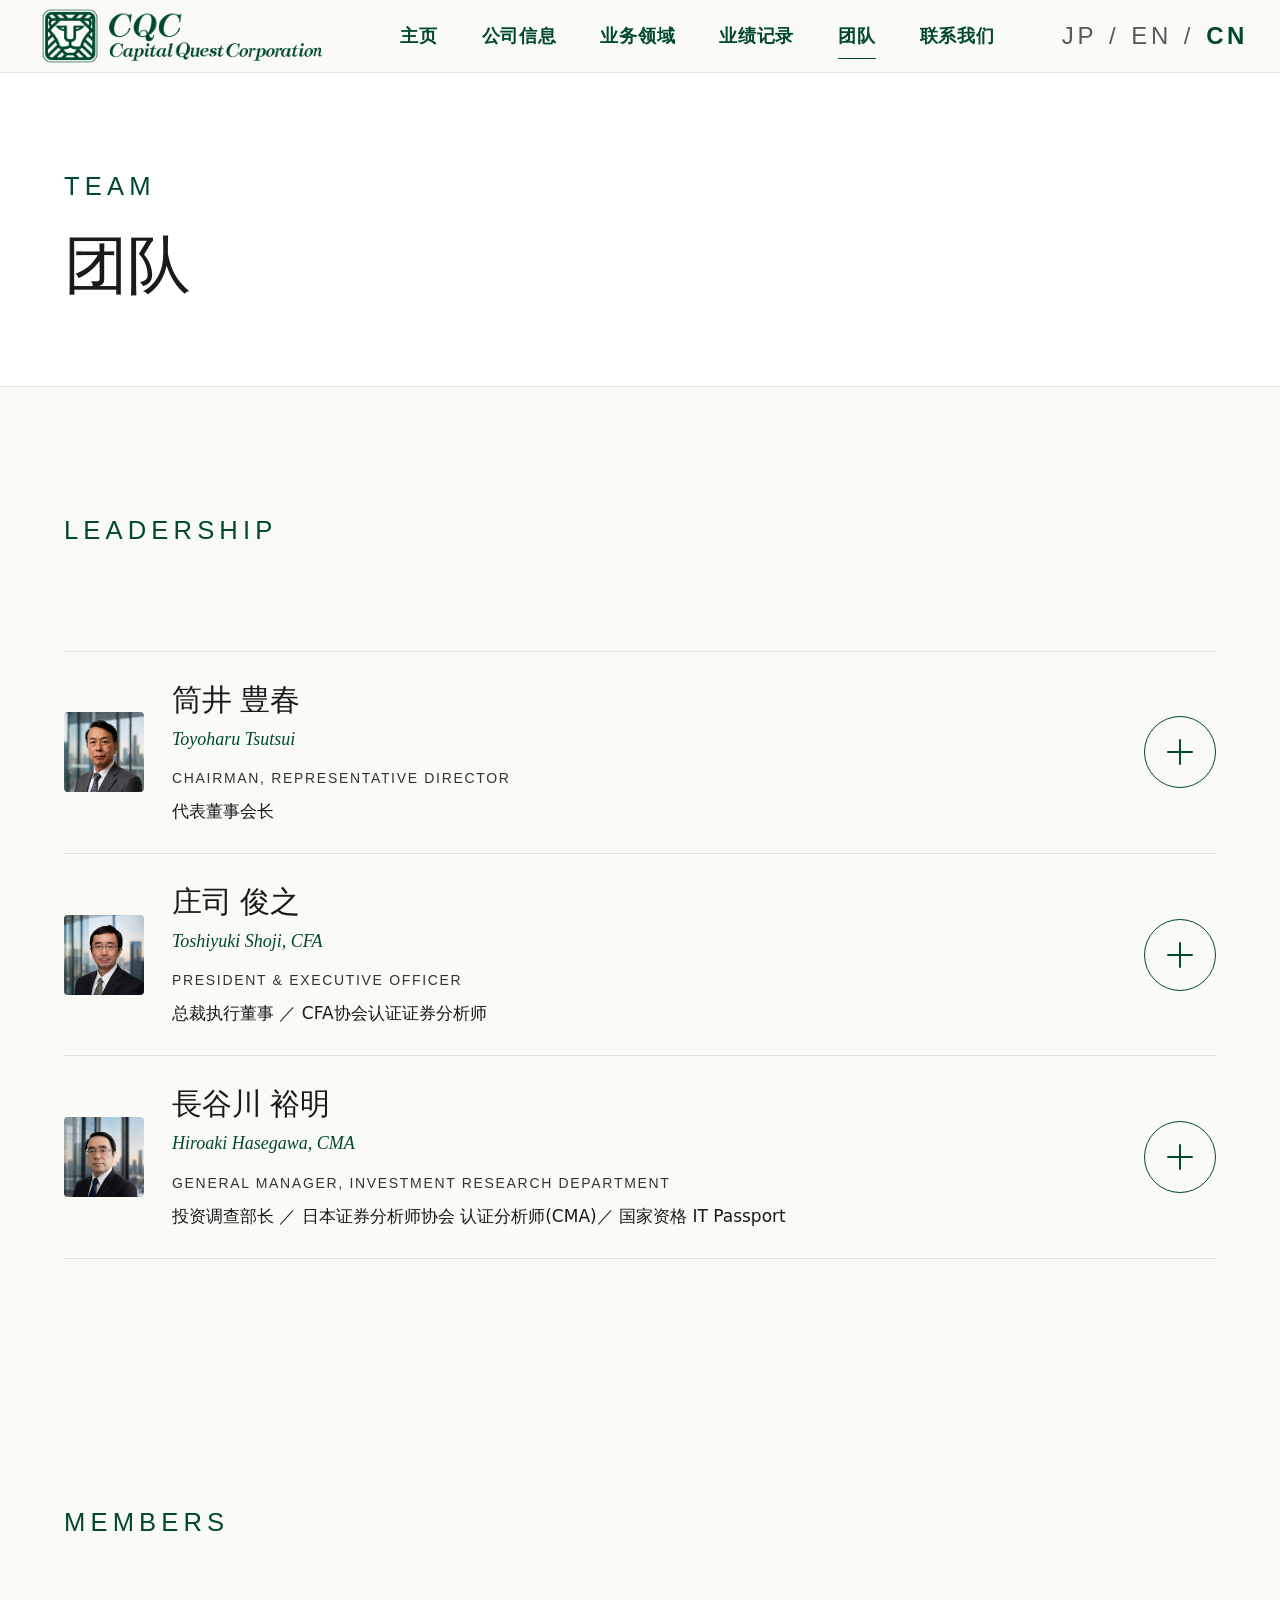
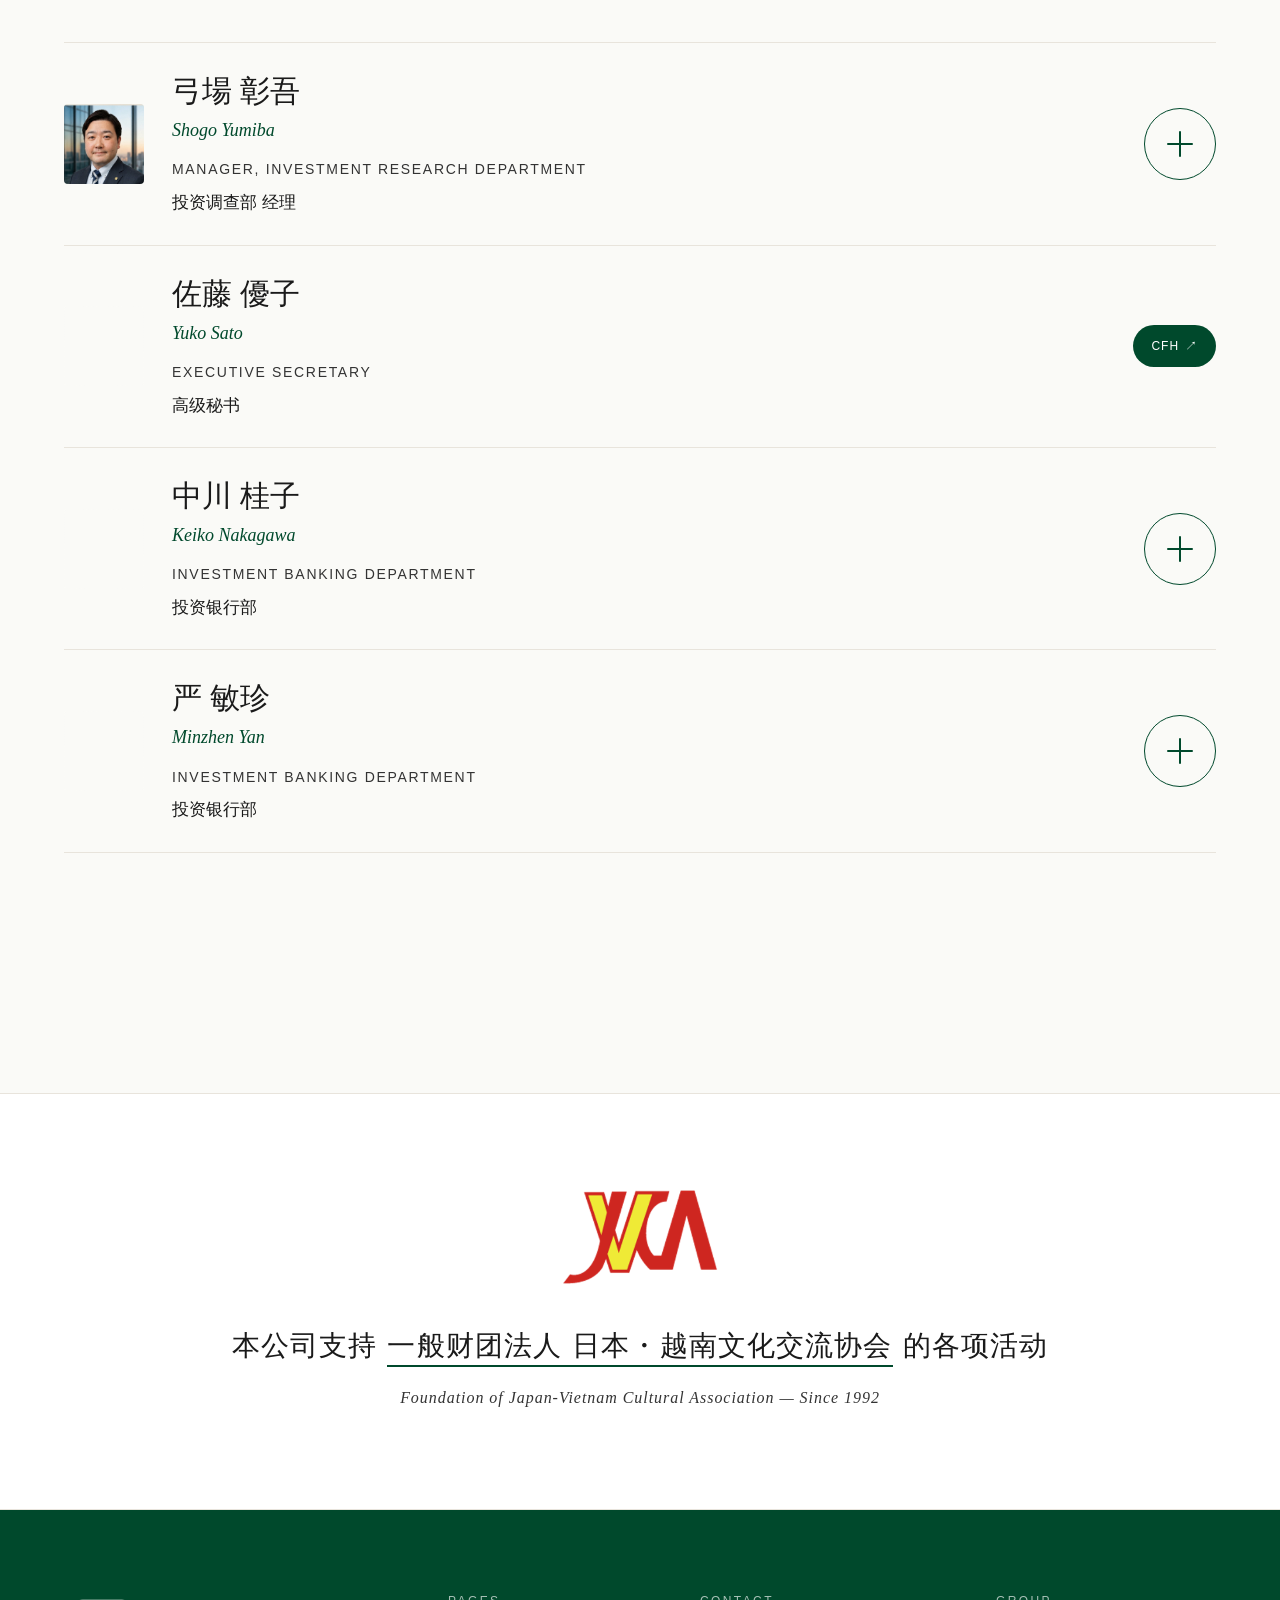
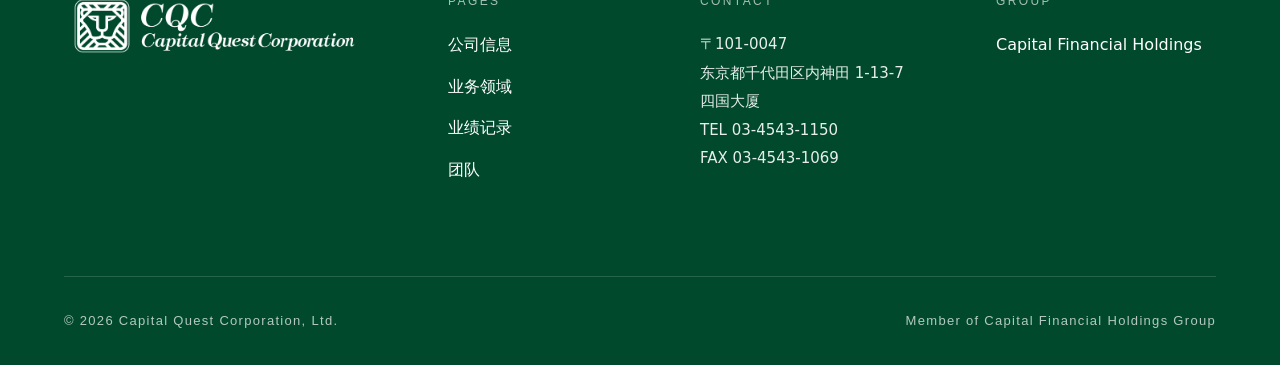
<file: cn/team.html>
<!DOCTYPE html>
<html lang="zh-CN">
<head>
  <meta charset="UTF-8">
  <meta name="viewport" content="width=device-width, initial-scale=1">
  <title>团队 | Capital Quest Corporation, Ltd.</title>
  <meta name="description" content="管理层3名、成员4名。集投资银行业务、自有资金投资、机构投资者资产管理三大领域于一体的独立精品投行。">
  <link rel="canonical" href="https://capital-qc.co.jp/cn/team.html">
  <link rel="stylesheet" href="../assets/css/style.css?v=20260513d">
</head>
<body>

<header class="site-header">
  <div class="site-header__inner">
    <a href="index.html" class="site-logo" aria-label="Capital Quest Corporation, Ltd. - 主页">
      <img src="../assets/logo/cqc/cqc-logo-transparent.png" alt="Capital Quest Corporation, Ltd.">
    </a>
    <button class="site-nav-toggle" type="button" aria-label="打开菜单" aria-expanded="false" aria-controls="site-nav">
      <span class="site-nav-toggle__bar" aria-hidden="true"></span>
    </button>
    <nav class="site-nav" id="site-nav" aria-label="全球">
      <a href="index.html">主页</a>
      <a href="about.html">公司信息</a>
      <a href="services.html">业务领域</a>
      <a href="track-record.html">业绩记录</a>
      <a href="team.html" class="is-active">团队</a>
      <a href="mailto:info@capital-qc.co.jp?subject=Capital%20Quest%20Corporation%20%E7%BD%91%E7%AB%99%E5%92%A8%E8%AF%A2">联系我们</a>
    </nav>
    <div class="site-nav__lang" aria-label="语言切换">
      <a href="../team.html">JP</a>
      <span aria-hidden="true">/</span>
      <a href="../en/team.html">EN</a>
      <span aria-hidden="true">/</span>
      <span class="is-active">CN</span>
    </div>
  </div>
</header>

<main>
  <section class="page-hero">
    <div class="container">
      <span class="eyebrow page-hero__eyebrow">Team</span>
      <h1>团队</h1>
    </div>
  </section>

  <!-- Leadership (3名) -->
  <section class="team-section">
    <div class="container">
      <div class="section-header">
        <span class="eyebrow">Leadership</span>
      </div>

      <div class="people-list">

        <details class="person-card">
          <summary class="person-card__summary">
            <div class="person-card__photo">
              <img src="../assets/img/team/tsutsui.png" alt="筒井 豊春">
            </div>
            <div class="person-card__head">
              <div class="person-card__name">筒井 豊春</div>
              <span class="person-card__name-en">Toyoharu Tsutsui</span>
              <span class="person-card__title">Chairman, Representative Director</span>
              <span class="person-card__title-jp">代表董事会长</span>
            </div>
            <span class="person-card__toggle" aria-hidden="true"></span>
          </summary>
          <div class="person-card__expanded">
            <p class="person-card__bio">1951年生于日本福冈县。历任野村证券、Morgan Stanley、CS First Boston(现UBS、在日代表兼东京分行行长),1996年独立创业。此后30年间一直执掌独立系金融控股集团,目前在CQC亦深度参与日资企业海外M&A、外资企业对日投资双向案件的最终决策。</p>
            <div class="person-card__credentials">Wharton MBA · Harvard AMP · 投资银行业务超过半世纪</div>

            <div class="person-card__detail">
              <p>筒井 豊春先生曾在两家外资投资银行主导取得东京证券交易所会员资格,并在CS First Boston证券(现UBS)担任在日代表兼东京分行行长。1996年7月4日,创立独立系投资银行业务。自1996年独立以来的30年间,将业务发展为涵盖证券、资产管理、M&A顾问、PE投资及越南当地法人共6家事业公司的独立系金融控股集团,目前继续统筹整个集团的经营。</p>
              <p>国际跨境M&A联盟网络 Global Alliance Partners(GAP)的共同创始成员、日本代表。GAP于2008年在香港成立,目前已有来自20+国家的独立投资银行加盟。在日资企业海外M&A、海外企业对日投资两个方向上,均成为提供独立中立、跨越国境解决方案的重要平台。</p>
              <p>野村证券时代的代表实绩包括:1981年伊势丹新加坡公开上市(日资企业首例新加坡上市,组织形成2,500名个人股东)、获得裕廊船厂(IHI系)的上市委任。独立后的代表实绩包括:2003年完成保诚人寿证券子公司的收购(成立Capital Partners证券)、2006年3月成功完成日本最大规模1,529亿日元的日股大宗交易、同年12月完成日本首支越南基金300亿日元的设立、2010年成立Capital Asset Management。</p>
              <p>对外活动方面,担任一般财团法人 日本・越南文化交流协会理事长(2006年4月起担任至今,约20年)、公益财团法人 野田育英财团理事、一般社团法人 交询社社员、东京扶轮社会员。</p>

              <h4>职业经历</h4>
              <ul class="career-timeline">
                <li><time>1974</time><span>加入野村证券股份有限公司(京都分行营业课)</span></li>
                <li><time>1980</time><span>新加坡野村 董事执行副总裁</span></li>
                <li><time>1983</time><span>加入Morgan Stanley证券</span></li>
                <li><time>1988</time><span>First Boston证券(投资银行本部长、在日代表兼东京分行行长、日本证券业协会理事)</span></li>
                <li><time>1996</time><span>设立Capital Partners Holdings股份有限公司,担任代表董事(现任)</span></li>
                <li><time>2008</time><span>联合创设Global Alliance Partners,担任日本代表(现任)</span></li>
                <li><time>2018</time><span>设立Capital Financial Holdings股份有限公司,担任代表董事(现任)</span></li>
                <li><time>2024</time><span>Capital Quest Corporation, Ltd. 代表董事会长(现任)</span></li>
              </ul>

              <h4>学历</h4>
              <ul class="career-timeline">
                <li><time>1974</time><span>九州大学经济学部 经济学科 毕业</span></li>
                <li><time>1978</time><span>宾夕法尼亚大学沃顿商学院 工商管理硕士(MBA)</span></li>
                <li><time>1996</time><span>哈佛商学院 高级管理人员课程(AMP/ISMP)修毕</span></li>
              </ul>
            </div>
          </div>
        </details>

        <details class="person-card">
          <summary class="person-card__summary">
            <div class="person-card__photo">
              <img src="../assets/img/team/shoji.png" alt="庄司 俊之">
            </div>
            <div class="person-card__head">
              <div class="person-card__name">庄司 俊之</div>
              <span class="person-card__name-en">Toshiyuki Shoji, CFA</span>
              <span class="person-card__title">President &amp; Executive Officer</span>
              <span class="person-card__title-jp">总裁执行董事 ／ CFA协会认证证券分析师</span>
            </div>
            <span class="person-card__toggle" aria-hidden="true"></span>
          </summary>
          <div class="person-card__expanded">
            <p class="person-card__bio">1962年生于日本。东京大学法学部毕业、密歇根大学MBA、CFA。在野村证券任职23年(其中纽约8年),后历经乐天、MA Platform(森信托集团)、东海东京证券,加入本公司。精通M&A顾问、自有资金投资、不动产融资三大领域,亦广泛参与REIT、CMBS等不动产证券化项目。在CQC负责直面客户、统筹交易决策。</p>
            <div class="person-card__credentials">东京大学 · 密歇根MBA · CFA · 金融业界约40年</div>

            <div class="person-card__detail">
              <p>庄司 俊之先生以野村证券23年(其中纽约8年)的投资银行・自有资金投资生涯为基础,后续在乐天、MA Platform、东海东京证券积累了M&A顾问与自有资金投资两方面的经验,目前担任CQC的实务统筹负责人。</p>
              <p>野村时代,在美国和日本两个市场从事不动产融资・投资、以及自有资金投资业务。其在日美两个市场不动产相关项目的设计与执行经验,延展至REIT、CMBS(Commercial Mortgage-Backed Securities)等不动产证券化项目的广泛参与。</p>
              <p>野村之后的职业生涯中,在乐天集团参与事业企划与企业风险投资,在MA Platform(森信托集团)负责大型国际度假村开发战略,在东海东京证券负责M&A顾问业务,积累了事业公司侧的本金视角与顾问双方的视角。这构成了在CQC中,翻译卖方与买方双方逻辑、组织交易过程中独特的优势。</p>
              <p>专业领域涵盖资本市场交易、另类投资、M&A・资金筹措顾问、不动产融资及不动产投资四大领域。</p>

              <h4>职业经历</h4>
              <ul class="career-timeline">
                <li><time>～2009前后</time><span>野村证券(东京・纽约任职,合计23年。其中纽约8年。投资银行业务、不动产融资・投资、自有资金投资)</span></li>
                <li><time>～2010s</time><span>乐天集团(事业企划、风险・PE投资业务)</span></li>
                <li><time>～2010s</time><span>MA Platform股份有限公司(森信托集团／国际度假村开发战略负责)</span></li>
                <li><time>～2020s</time><span>东海东京证券／其他金融机构(M&A顾问)</span></li>
                <li><time>2026</time><span>Capital Quest Corporation, Ltd. 总裁执行董事(现任)</span></li>
              </ul>

              <h4>学历・资格</h4>
              <ul class="career-timeline">
                <li><span>东京大学法学部 毕业</span></li>
                <li><span>密歇根大学 工商管理硕士(MBA)</span></li>
                <li><span>美国CFA协会认证分析师(Chartered Financial Analyst)</span></li>
              </ul>
              <a class="person-card__contact" href="mailto:t.shoji@capital-qc.co.jp?subject=Capital%20Quest%20Corporation%20%E7%BD%91%E7%AB%99%E5%92%A8%E8%AF%A2" aria-label="发送邮件"></a>
            </div>
          </div>
        </details>

        <details class="person-card">
          <summary class="person-card__summary">
            <div class="person-card__photo">
              <img src="../assets/img/team/hasegawa.png" alt="長谷川 裕明">
            </div>
            <div class="person-card__head">
              <div class="person-card__name">長谷川 裕明</div>
              <span class="person-card__name-en">Hiroaki Hasegawa, CMA</span>
              <span class="person-card__title">General Manager, Investment Research Department</span>
              <span class="person-card__title-jp">投资调查部长 ／ 日本证券分析师协会 认证分析师(CMA)／ 国家资格 IT Passport</span>
            </div>
            <span class="person-card__toggle" aria-hidden="true"></span>
          </summary>
          <div class="person-card__expanded">
            <p class="person-card__bio">庆应义塾大学商学部毕业。1986年加入野村投资顾问系统推进室以来,约39年间在野村集团专责量化(Quants)资产管理。历任野村资产管理投信量化运用室长、开发产品运用部・顾问运用部高级投资组合经理。作为日本多资产数学模型运用的领军人物,为CQC的投资判断、案件分析、基金设立的质量提供定量基础支撑。</p>
            <div class="person-card__credentials">庆应大学 · CMA · IT Passport · 野村集团量化运用生涯</div>

            <div class="person-card__detail">
              <p>長谷川 裕明先生于1986年加入日本量化运用先驱组织——野村投资顾问系统推进室,自此约39年间在野村集团的资产管理部门负责定量模型运用与顾问运用,目前担任CQC投资调查部门负责人。</p>
              <p>1986年至2001年的15年间,在野村投资顾问系统推进室从事量化研究、量化运用、海外业务合作。负责领域涵盖股票选股模型(个股α预测)、资产配置模型(多资产配置)、汇率模型、商品模型,在1980年代后半将美国引入的量化运用手法落地于日本市场的草创期中,担任核心角色。</p>
              <p>2001年就任野村资产管理投信量化运用室长(兼高级投资组合经理)。2004年起担任野村资产管理开发产品运用部高级投资组合经理,负责新产品的设计与运用,共9年。2013年起担任顾问运用部高级投资组合经理,为养老基金・机构投资者提供定制化运用建议与特化型运用,共12年。</p>
              <p>将日本最大规模的资产管理公司中长期积累的定量运用、新产品开发、机构投资者顾问经验,作为支撑CQC投资判断、案件分析、基金设立质量的基石带入公司。</p>

              <h4>职业经历</h4>
              <ul class="career-timeline">
                <li><time>1986</time><span>加入野村投资顾问股份有限公司 系统推进室(量化研究、量化运用、海外业务合作。开发股票选股模型、资产配置模型、汇率・商品模型)</span></li>
                <li><time>2001</time><span>野村资产管理投信 量化运用室长(兼高级投资组合经理)</span></li>
                <li><time>2004</time><span>野村资产管理股份有限公司 开发产品运用部 高级投资组合经理</span></li>
                <li><time>2013</time><span>野村资产管理股份有限公司 顾问运用部 高级投资组合经理</span></li>
                <li><time>2025</time><span>加入本集团,任投资调查部长(现任)</span></li>
              </ul>

              <h4>学历・资格</h4>
              <ul class="career-timeline">
                <li><time>1980</time><span>庆应义塾大学商学部 毕业</span></li>
                <li><span>日本证券分析师协会 认证分析师(CMA)</span></li>
                <li><span>国家资格 IT Passport</span></li>
              </ul>
              <a class="person-card__contact" href="mailto:h.hasegawa@capital-qc.co.jp?subject=Capital%20Quest%20Corporation%20%E7%BD%91%E7%AB%99%E5%92%A8%E8%AF%A2" aria-label="发送邮件"></a>
            </div>
          </div>
        </details>

      </div>
    </div>
  </section>

  <!-- Members (4名) -->
  <section class="members-section">
    <div class="container">
      <div class="section-header">
        <span class="eyebrow">Members</span>
      </div>

      <div class="people-list">

        <details class="person-card">
          <summary class="person-card__summary">
            <div class="person-card__photo">
              <img src="../assets/img/team/yumiba.jpg?v=20260501b" alt="弓場 彰吾">
            </div>
            <div class="person-card__head">
              <div class="person-card__name">弓場 彰吾</div>
              <span class="person-card__name-en">Shogo Yumiba</span>
              <span class="person-card__title">Manager, Investment Research Department</span>
              <span class="person-card__title-jp">投资调查部 经理</span>
            </div>
            <span class="person-card__toggle" aria-hidden="true"></span>
          </summary>
          <div class="person-card__expanded">
            <p class="person-card__bio">1984年生于日本长崎县。历经证券公司、三井住友DS资产管理、Capital Asset Management,2026年加入本公司。担任投资调查部经理,负责跨境M&A案件的财务分析、Information Memorandum等各类资料的制作、买方接洽策略的制定。参与日本与东南亚之间的卖方FA案件、不动产相关M&A、结构化融资项目等。同时,主笔以越南为中心的东南亚宏观及股市研究,并撰写面向机构投资者的定期报告。</p>

            <div class="person-card__detail">
              <h4>职业经历</h4>
              <ul class="career-timeline">
                <li><time>2026</time><span>Capital Quest Corporation, Ltd. 投资调查部 经理(从事投资银行业务相关的调查与资料制作、提案资料・内容创作)</span></li>
                <li><time>2024</time><span>Capital Asset Management股份有限公司 营销本部(销售机构对接、产品引入、提案资料・内容创作)</span></li>
                <li><time>2016</time><span>三井住友DS资产管理股份有限公司(原 三井住友资产管理股份有限公司)资产运用支援部(培训・研讨会、销售人员管理)</span></li>
                <li><time>2008</time><span>新光证券股份有限公司(现 瑞穗证券股份有限公司)(从事面向个人・法人客户的资产运用咨询业务)</span></li>
              </ul>
              <a class="person-card__contact" href="mailto:s.yumiba@capital-qc.co.jp?subject=Capital%20Quest%20Corporation%20%E7%BD%91%E7%AB%99%E5%92%A8%E8%AF%A2" aria-label="发送邮件"></a>
            </div>
          </div>
        </details>

        <article class="person-card person-card--static">
          <div class="person-card__summary">
            <div class="person-card__photo person-card__photo--placeholder" aria-hidden="true"></div>
            <div class="person-card__head">
              <div class="person-card__name">佐藤 優子</div>
              <span class="person-card__name-en">Yuko Sato</span>
              <span class="person-card__title">Executive Secretary</span>
              <span class="person-card__title-jp">高级秘书</span>
            </div>
            <a href="http://www.cfhd.co.jp/" class="person-card__link" target="_blank" rel="noopener noreferrer">CFH <span aria-hidden="true">↗</span></a>
          </div>
        </article>

        <details class="person-card">
          <summary class="person-card__summary">
            <div class="person-card__photo person-card__photo--placeholder" aria-hidden="true"></div>
            <div class="person-card__head">
              <div class="person-card__name">中川 桂子</div>
              <span class="person-card__name-en">Keiko Nakagawa</span>
              <span class="person-card__title">Investment Banking Department</span>
              <span class="person-card__title-jp">投资银行部</span>
            </div>
            <span class="person-card__toggle" aria-hidden="true"></span>
          </summary>
          <div class="person-card__expanded">
            <p class="person-card__bio">独协大学外国语学部英语学科毕业,留学美国Iowa State University。历任Capital Partners证券(产品本部)、Capital Asset Management(营销部),2025年加入本公司。在投资银行部负责合同管理、产品・案件运营、面向机构投资者资料的英文校对。持有实用英语技能检定1级、一种外务员资格、内部管理责任者等资格。</p>

            <div class="person-card__detail">
              <h4>学历</h4>
              <ul class="career-timeline">
                <li><time>1993</time><span>独协大学 外国语学部 英语学科 毕业</span></li>
                <li><time>1990</time><span>Iowa State University 留学</span></li>
              </ul>

              <h4>职业经历</h4>
              <ul class="career-timeline">
                <li><time>2025</time><span>Capital Quest Corporation, Ltd. 投资银行部</span></li>
                <li><time>2018</time><span>Capital Asset Management股份有限公司 营销部</span></li>
                <li><time>2015</time><span>Capital Partners证券股份有限公司 产品本部</span></li>
              </ul>

              <h4>持有资格</h4>
              <ul class="career-timeline">
                <li><time>2021</time><span>实用英语技能检定 1级</span></li>
                <li><time>2010</time><span>内部管理责任者</span></li>
                <li><time>2009</time><span>一种外务员资格</span></li>
                <li><time>2008</time><span>日商簿记检定 2级</span></li>
              </ul>
              <a class="person-card__contact" href="mailto:k.nakagawa@capital-qc.co.jp?subject=Capital%20Quest%20Corporation%20%E7%BD%91%E7%AB%99%E5%92%A8%E8%AF%A2" aria-label="发送邮件"></a>
            </div>
          </div>
        </details>

        <details class="person-card">
          <summary class="person-card__summary">
            <div class="person-card__photo person-card__photo--placeholder" aria-hidden="true"></div>
            <div class="person-card__head">
              <div class="person-card__name">严 敏珍</div>
              <span class="person-card__name-en">Minzhen Yan</span>
              <span class="person-card__title">Investment Banking Department</span>
              <span class="person-card__title-jp">投资银行部</span>
            </div>
            <span class="person-card__toggle" aria-hidden="true"></span>
          </summary>
          <div class="person-card__expanded">
            <p class="person-card__bio">2000年生于中国大陆。中国政法大学法学部毕业,美国南加州大学LL.M.取得。历任金杜律师事务所(King &amp; Wood Mallesons)、字节跳动(北京)法律实习生,2025年加入本公司。在投资银行部负责中国・香港案件的跨境支持、合同审阅、当地调查工作。日语・中文(普通话／粤语)・英语三语能力。</p>

            <div class="person-card__detail">
              <p>以中国法务和跨境案件的实务经验为背景,在投资银行部负责中国・香港案件的支持工作。承担合同审阅、当地调查、运用三语能力的翻译・沟通支援等工作,在实务层面支撑中华圈案件的形成与执行。</p>

              <h4>学历</h4>
              <ul class="career-timeline">
                <li><span>中国政法大学 法学部 毕业</span></li>
                <li><span>南加州大学 LL.M. 取得</span></li>
              </ul>

              <h4>职业经历</h4>
              <ul class="career-timeline">
                <li><time>2025</time><span>Capital Quest Corporation, Ltd. 投资银行部</span></li>
                <li><span>金杜律师事务所(King &amp; Wood Mallesons)(法律实习生)</span></li>
                <li><span>字节跳动(法律实习生)</span></li>
              </ul>

              <h4>语言・资格</h4>
              <ul class="career-timeline">
                <li><span>日语・中文(普通话／粤语)・英语三语</span></li>
                <li><span>一种外务员资格</span></li>
                <li><span>AI Passport资格</span></li>
              </ul>
              <a class="person-card__contact" href="mailto:m.yan@capital-qc.co.jp?subject=Capital%20Quest%20Corporation%20%E7%BD%91%E7%AB%99%E5%92%A8%E8%AF%A2" aria-label="发送邮件"></a>
            </div>
          </div>
        </details>

      </div>
    </div>
  </section>

</main>

<!-- JVCA Support Section -->
<section class="site-support" aria-label="JVCA支援">
  <div class="container">
    <div class="site-support__inner">
      <div class="site-support__logo">
        <img src="../assets/img/group/jvca.png" alt="JVCA — 日本・越南文化交流协会">
      </div>
      <div class="site-support__text">
        <p class="site-support__line">本公司支持 <a href="https://www.jvca.or.jp/" target="_blank" rel="noopener noreferrer">一般财团法人 日本・越南文化交流协会</a> 的各项活动</p>
        <p class="site-support__since">Foundation of Japan-Vietnam Cultural Association — Since 1992</p>
      </div>
    </div>
  </div>
</section>

<footer class="site-footer">
  <div class="container">
<div class="site-footer__grid">
      <div class="site-footer__brand">
        <img src="../assets/logo/cqc/cqc-logo-white.png" alt="Capital Quest Corporation, Ltd.">
      </div>
      <div class="site-footer__col">
        <h4>Pages</h4>
        <ul>
          <li><a href="about.html">公司信息</a></li>
          <li><a href="services.html">业务领域</a></li>
          <li><a href="track-record.html">业绩记录</a></li>
          <li><a href="team.html">团队</a></li>
        </ul>
      </div>
      <div class="site-footer__col">
        <h4>Contact</h4>
        <address>
          〒101-0047<br>
          东京都千代田区内神田 1-13-7<br>
          四国大厦<br>
          TEL 03-4543-1150<br>
          FAX 03-4543-1069
        </address>
      </div>
      <div class="site-footer__col">
        <h4>Group</h4>
        <ul>
          <li>Capital Financial Holdings</li>
        </ul>
      </div>

    </div>
    <div class="site-footer__bottom">
      <span>&copy; 2026 Capital Quest Corporation, Ltd.</span>
      <span>Member of Capital Financial Holdings Group</span>
    </div>
  </div>
</footer>

<script src="../assets/js/site.js?v=20260513a" defer></script>
</body>
</html>
</file>
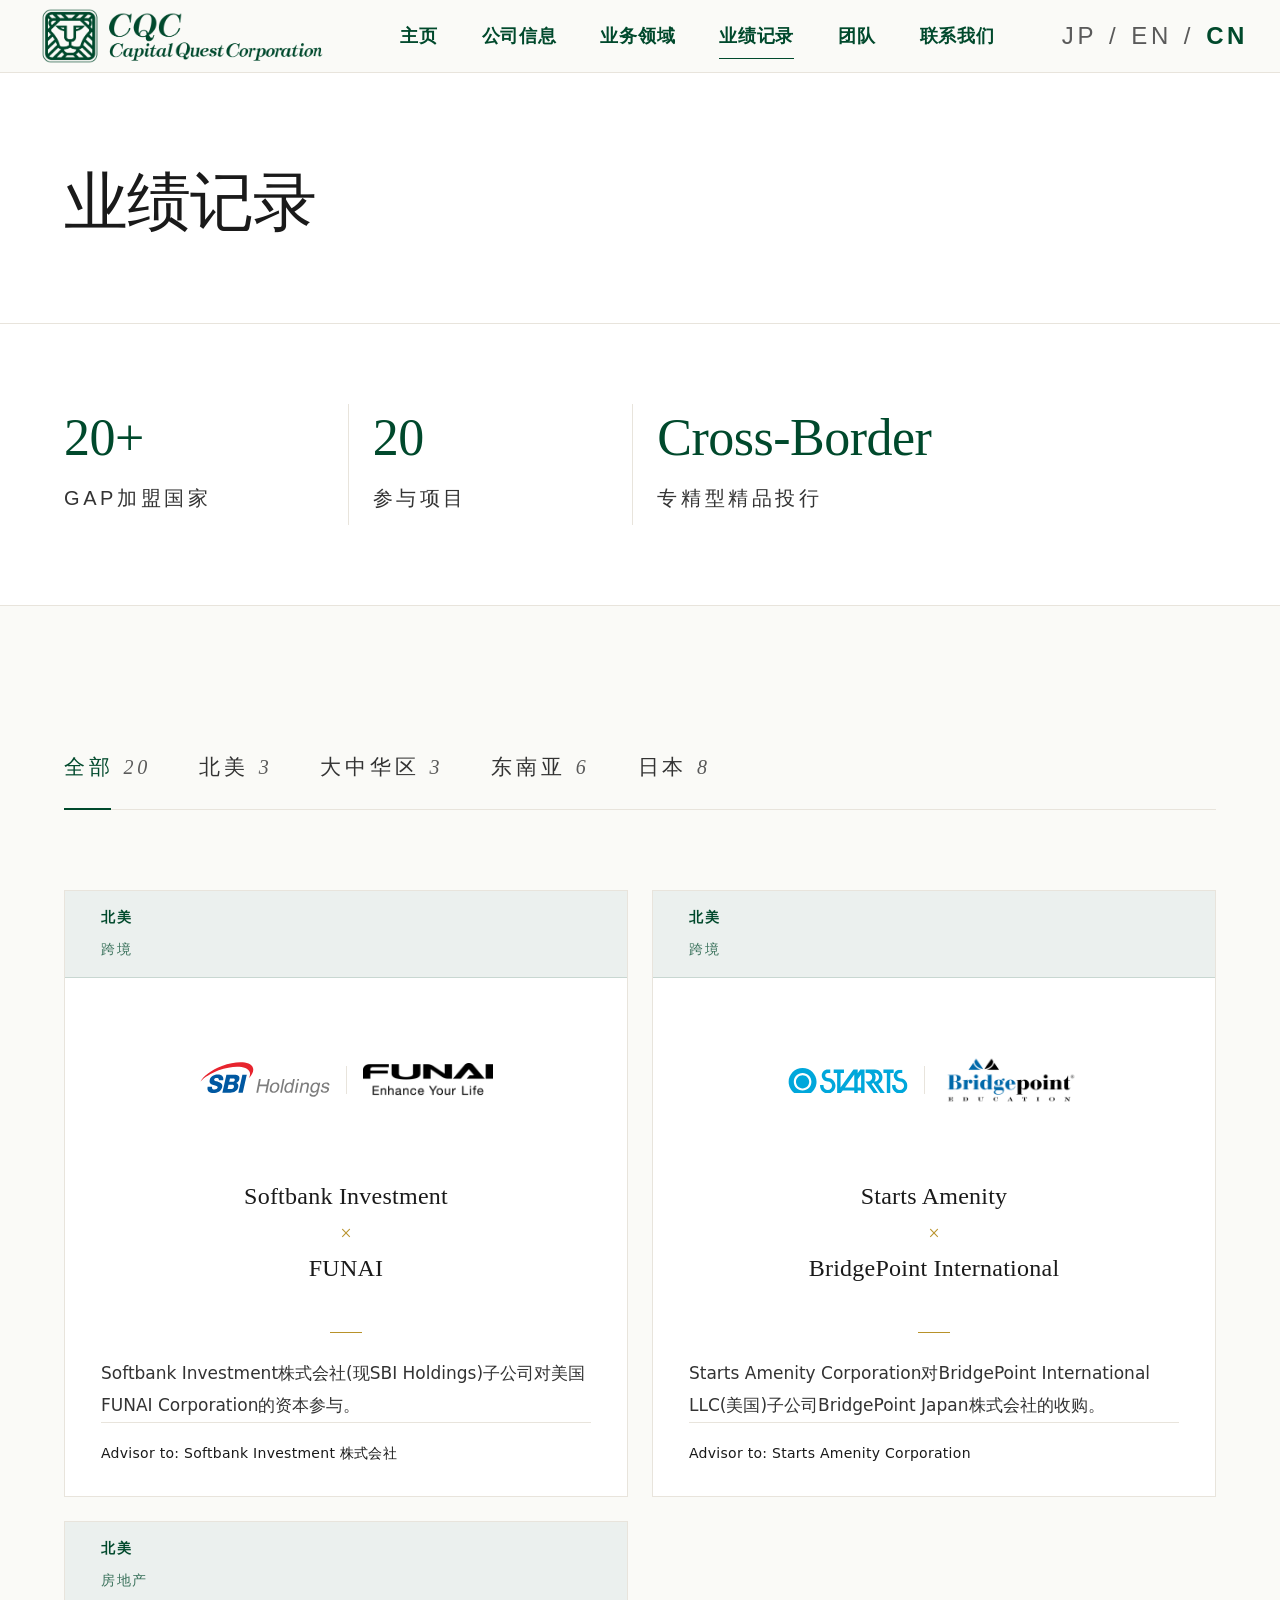
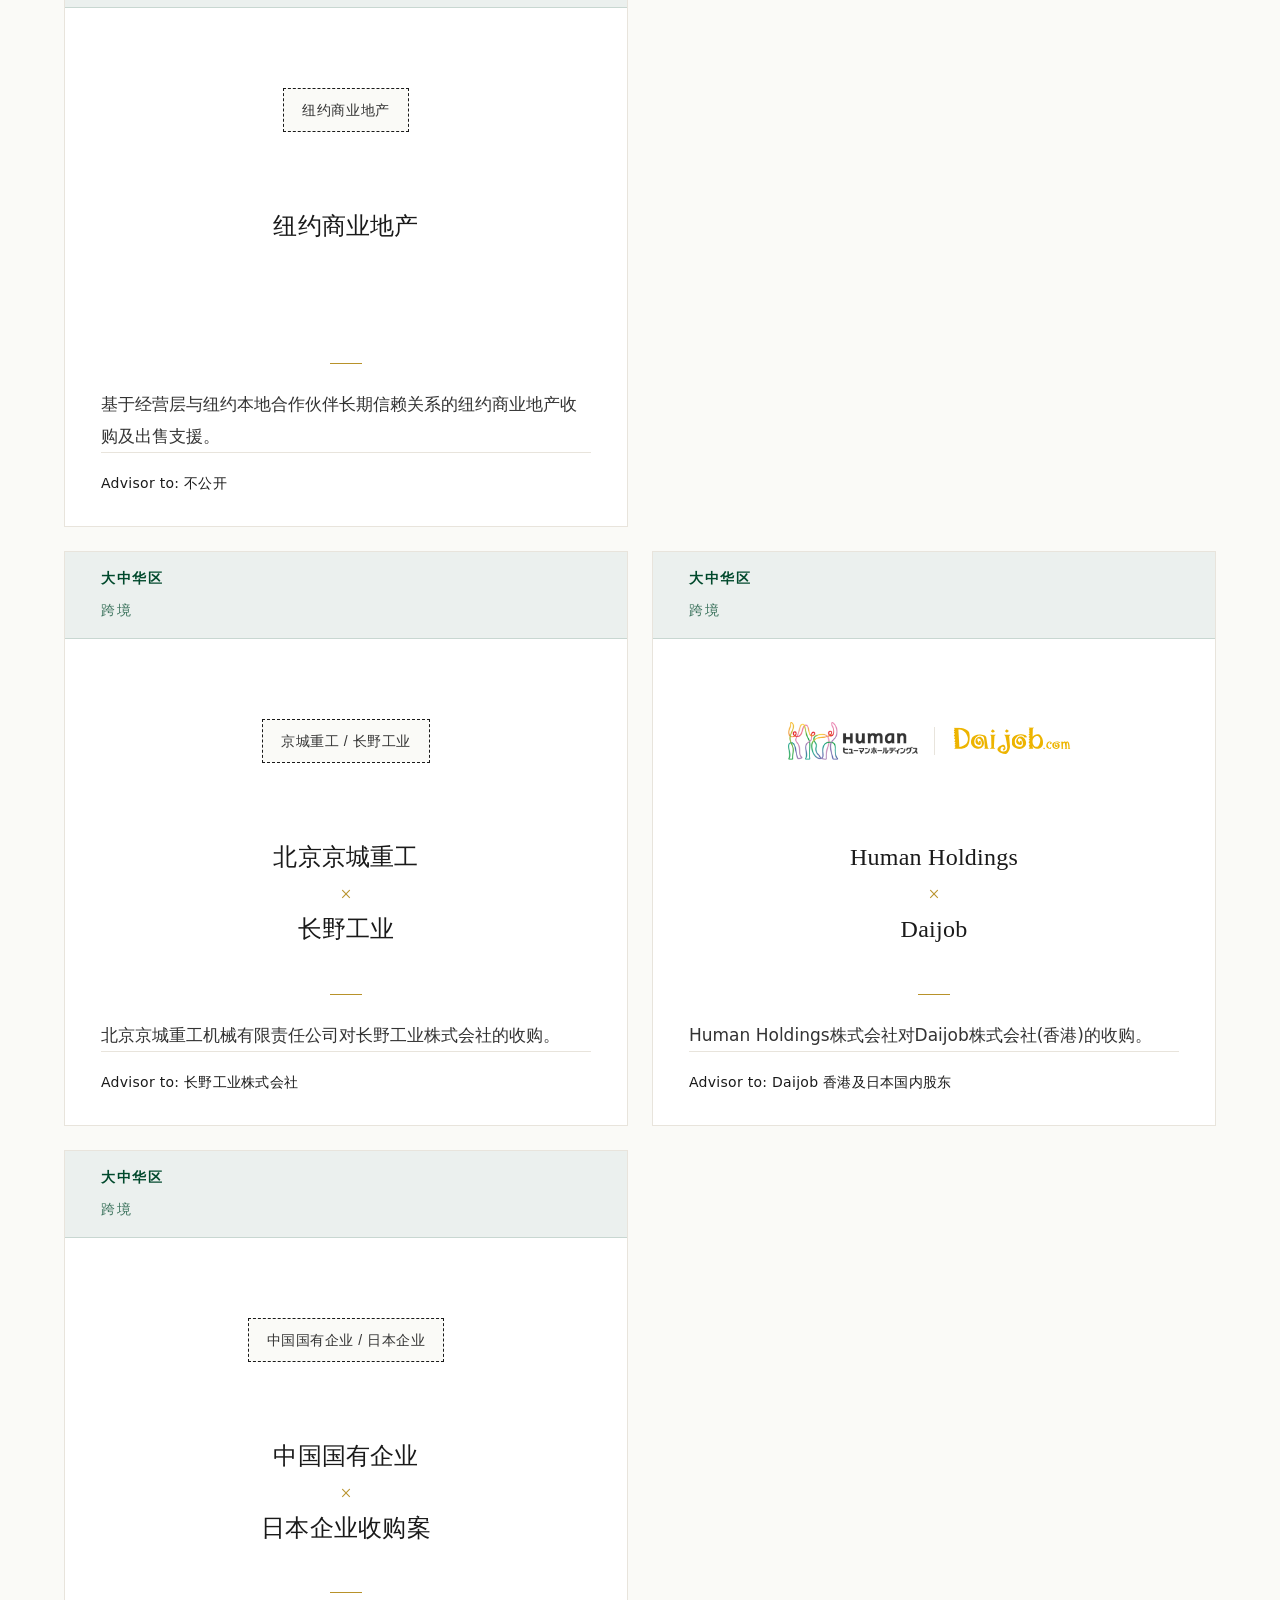
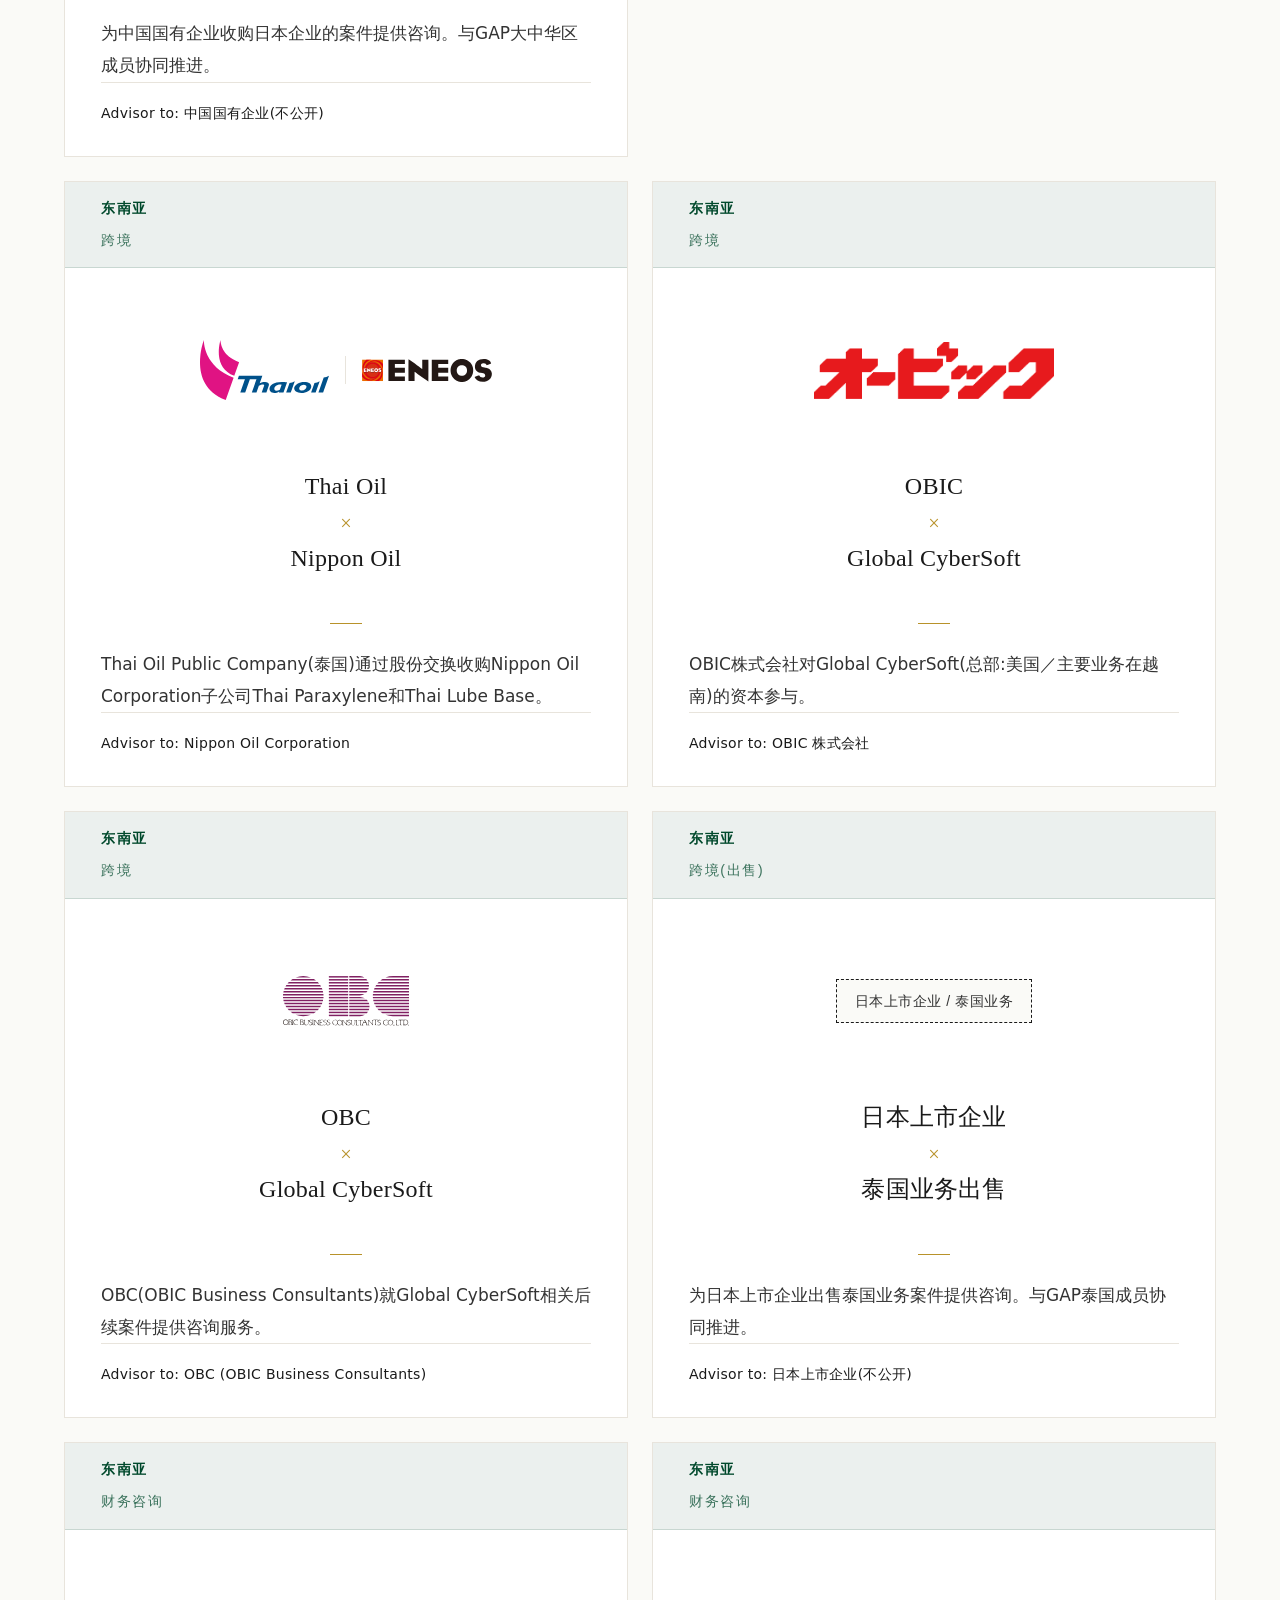
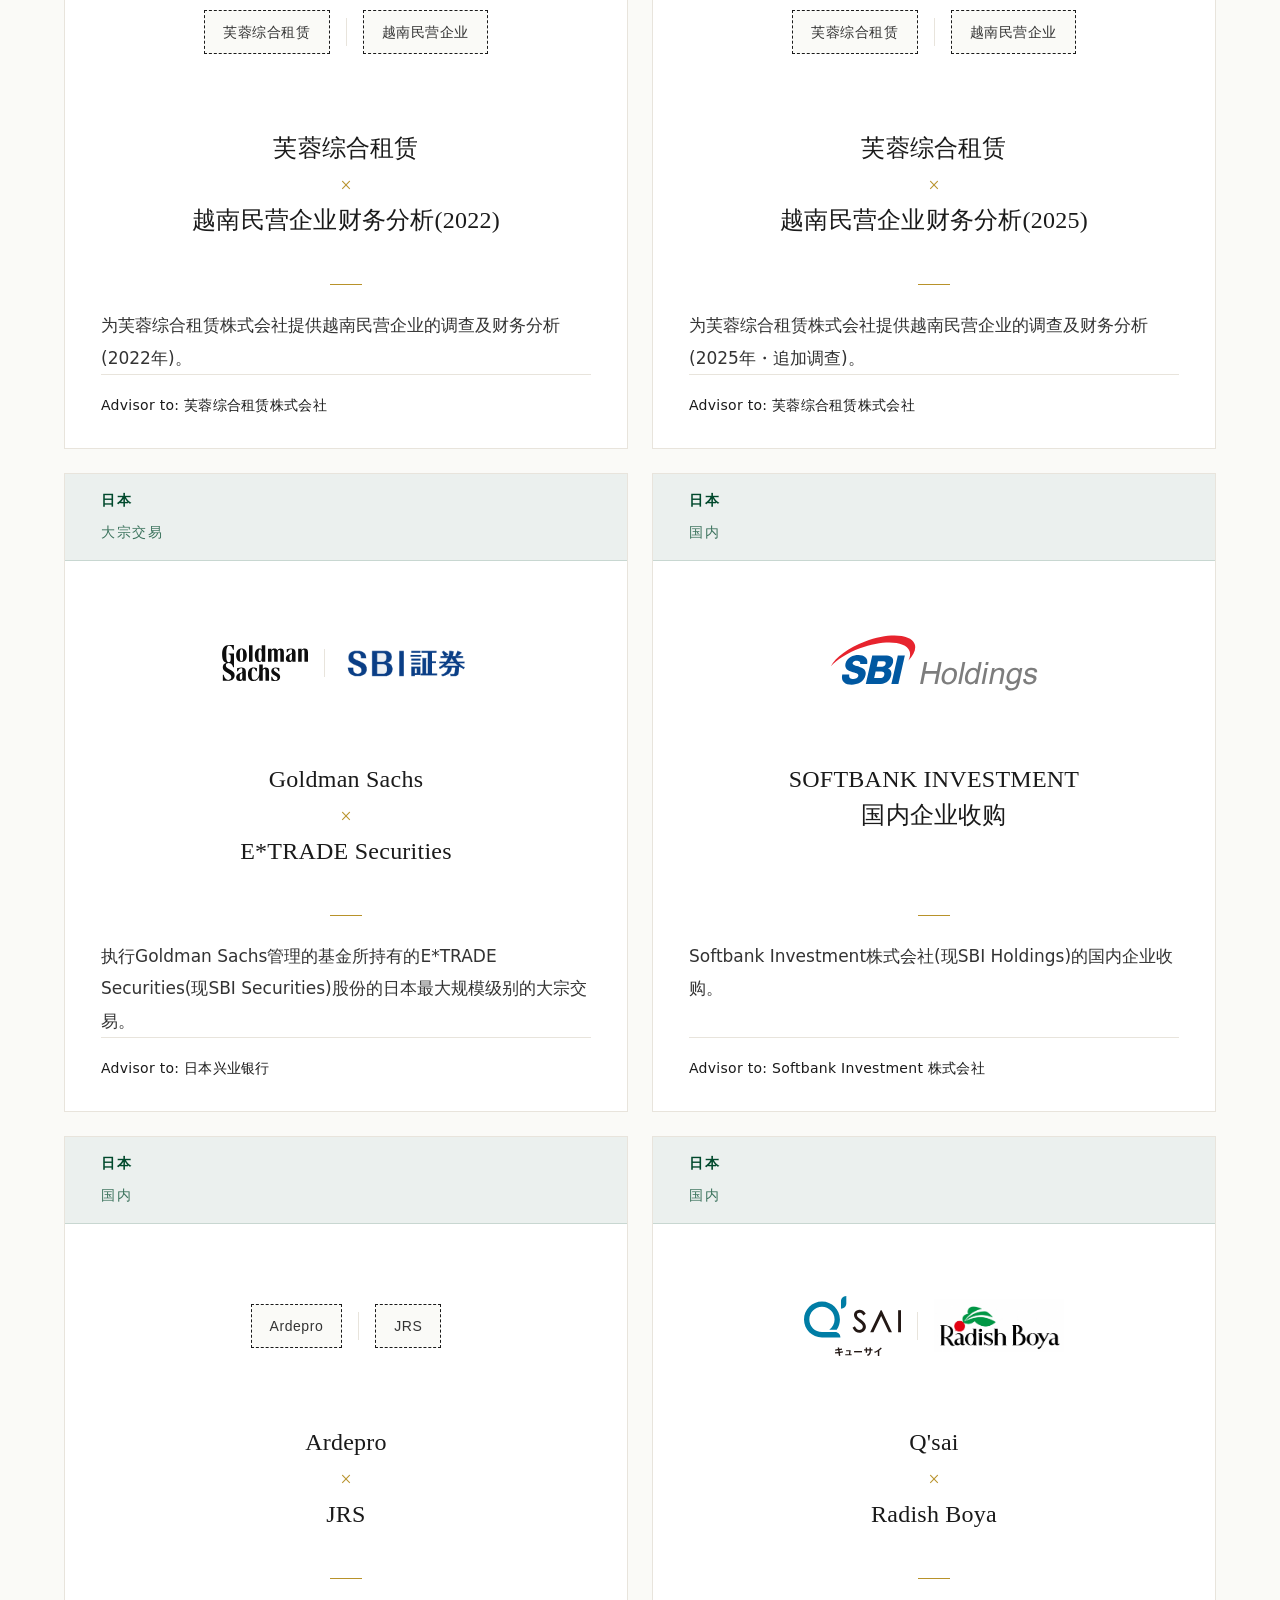
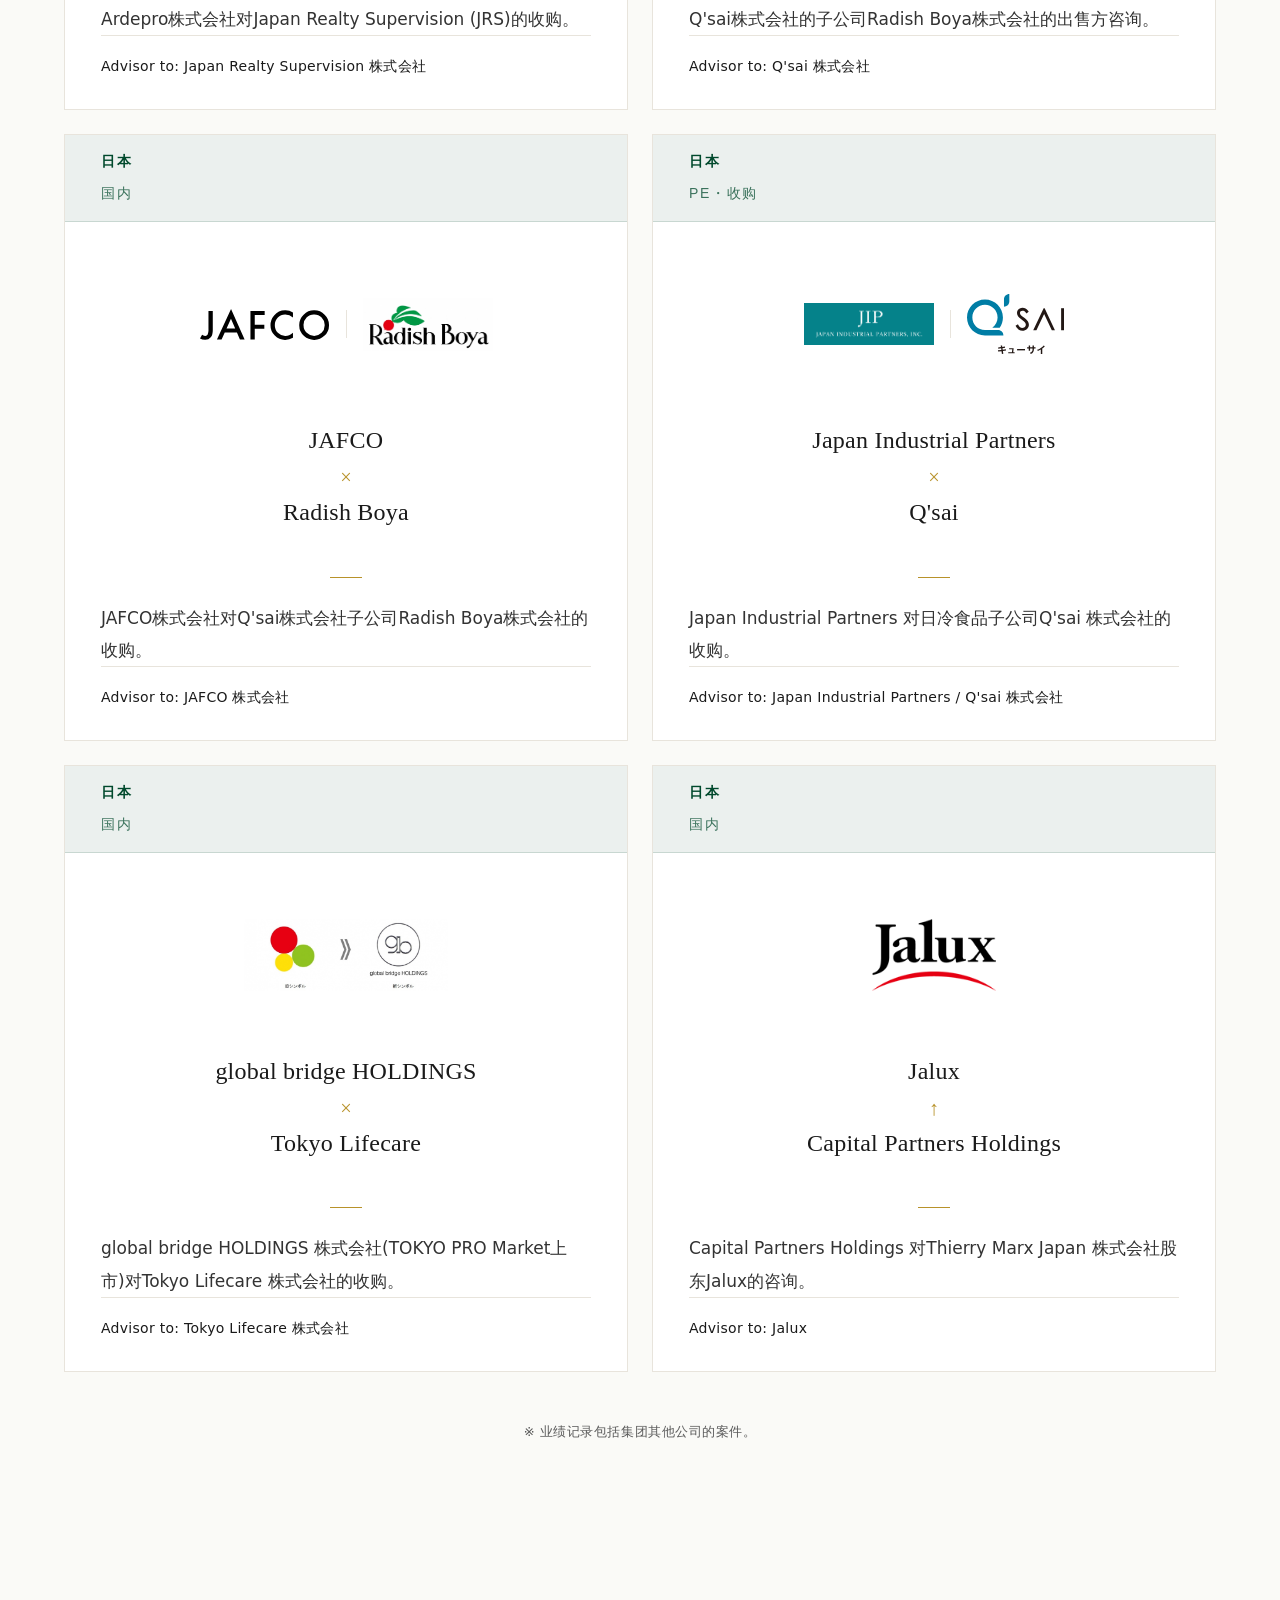
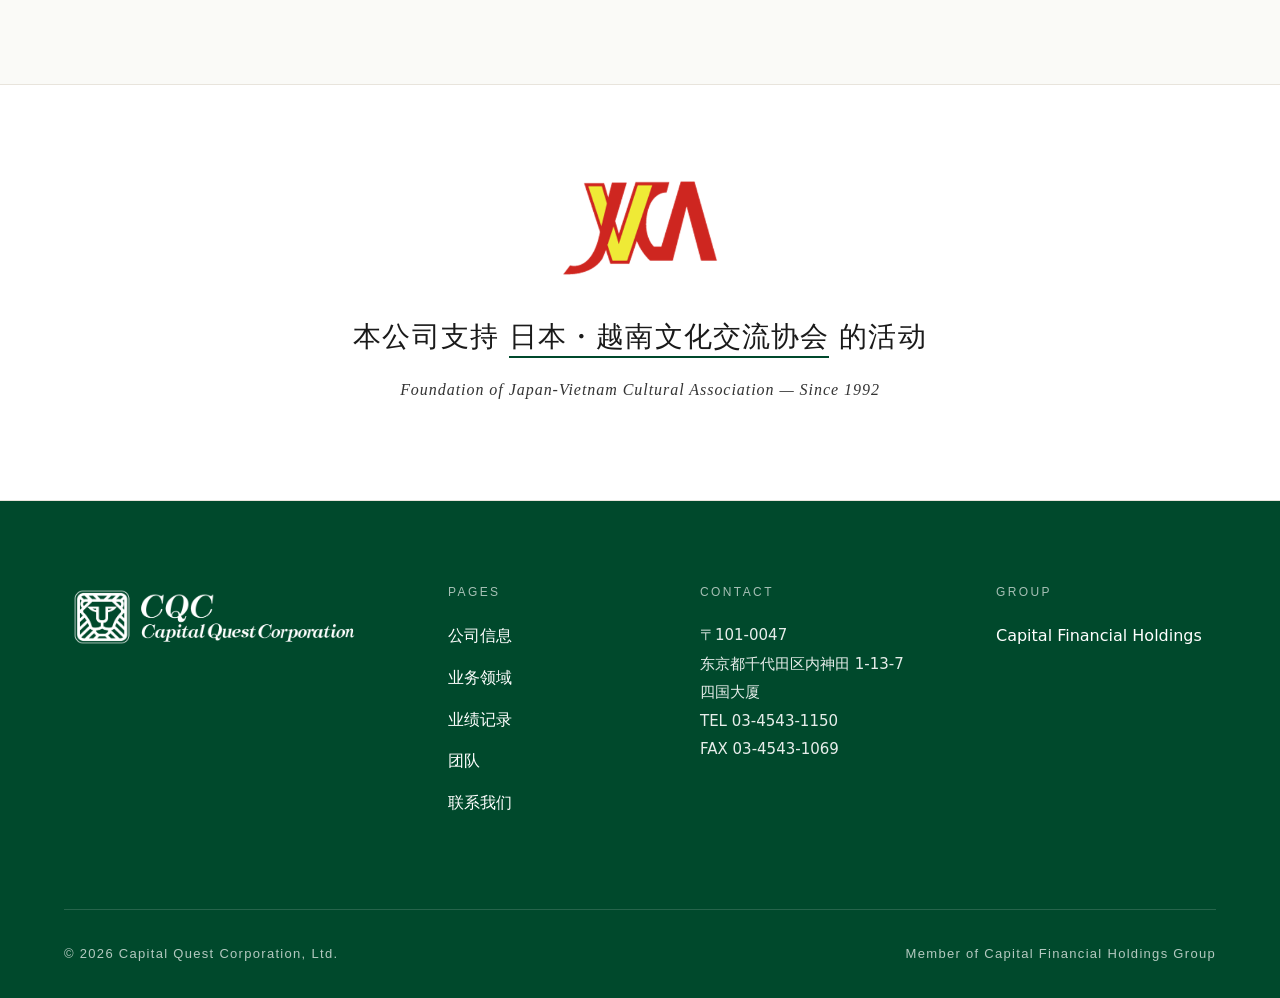
<file: cn/track-record.html>
<!DOCTYPE html>
<html lang="zh-CN">
<head>
  <meta charset="UTF-8">
  <meta name="viewport" content="width=device-width, initial-scale=1">
  <title>业绩记录 | Capital Quest Corporation, Ltd.</title>
  <meta name="description" content="CFH集团及GAP网络参与的案件 — 跨境与国内M&A、房地产、结构化融资。">
  <link rel="canonical" href="https://capital-qc.co.jp/cn/track-record.html">
  <link rel="stylesheet" href="../assets/css/style.css?v=20260513d">
</head>
<body>

<header class="site-header">
  <div class="site-header__inner">
    <a href="index.html" class="site-logo" aria-label="Capital Quest Corporation, Ltd. - 主页">
      <img src="../assets/logo/cqc/cqc-logo-transparent.png" alt="Capital Quest Corporation, Ltd.">
    </a>
    <button class="site-nav-toggle" type="button" aria-label="打开菜单" aria-expanded="false" aria-controls="site-nav">
      <span class="site-nav-toggle__bar" aria-hidden="true"></span>
    </button>
    <nav class="site-nav" id="site-nav" aria-label="全球">
      <a href="index.html">主页</a>
      <a href="about.html">公司信息</a>
      <a href="services.html">业务领域</a>
      <a href="track-record.html" class="is-active">业绩记录</a>
      <a href="team.html">团队</a>
      <a href="mailto:info@capital-qc.co.jp?subject=Capital%20Quest%20Corporation%20%E7%BD%91%E7%AB%99%E5%92%A8%E8%AF%A2">联系我们</a>
    </nav>
    <div class="site-nav__lang" aria-label="语言切换">
      <a href="../track-record.html">JP</a>
      <span aria-hidden="true">/</span>
      <a href="../en/track-record.html">EN</a>
      <span aria-hidden="true">/</span>
      <span class="is-active">CN</span>
    </div>
  </div>
</header>

<main>
  <section class="page-hero">
    <div class="container">
      <h1>业绩记录</h1>
    </div>
  </section>

  <!-- Stats Banner -->
  <section class="track-stats">
    <div class="container">
      <div class="track-stats__grid">
        <div class="track-stats__item">
          <div class="track-stats__num"><span class="num">20+</span></div>
          <div class="track-stats__label">GAP加盟国家</div>
        </div>
        <div class="track-stats__item">
          <div class="track-stats__num"><span class="num">20</span></div>
          <div class="track-stats__label">参与项目</div>
        </div>
        <div class="track-stats__item">
          <div class="track-stats__num"><span class="num">Cross-Border</span></div>
          <div class="track-stats__label">专精型精品投行</div>
        </div>
      </div>
    </div>
  </section>

  <!-- Region Tabs -->
  <section class="track-section">
    <div class="container">

      <div class="track-tabs" role="tablist" aria-label="地区筛选">
        <button class="track-tab is-active" role="tab" aria-selected="true" data-target="track-all">
          全部<span class="track-tab__count">20</span>
        </button>
        <button class="track-tab" role="tab" aria-selected="false" data-target="track-na">
          北美<span class="track-tab__count">3</span>
        </button>
        <button class="track-tab" role="tab" aria-selected="false" data-target="track-gc">
          大中华区<span class="track-tab__count">3</span>
        </button>
        <button class="track-tab" role="tab" aria-selected="false" data-target="track-sea">
          东南亚<span class="track-tab__count">6</span>
        </button>
        <button class="track-tab" role="tab" aria-selected="false" data-target="track-jp">
          日本<span class="track-tab__count">8</span>
        </button>
      </div>

      <!-- NORTH AMERICA (3) -->
      <div class="track-panel" id="track-na" data-region="na" role="tabpanel">
        <div class="track-grid">

          <article class="tx-card">
            <div class="tx-card__head">
              <span class="tx-card__region">北美</span>
              <span class="tx-card__type">跨境</span>
            </div>
            <div class="tx-card__logo tx-card__logo--dual">
              <img src="../assets/img/track-record/logos/sbi-holdings.svg" alt="Softbank Investment(现SBI Holdings)" class="tx-card__logo-img">
              <span class="tx-card__logo-sep" aria-hidden="true"></span>
              <img src="../assets/img/track-record/logos/funai.png" alt="FUNAI" class="tx-card__logo-img">
            </div>
            <h3 class="tx-card__title">Softbank Investment<br><span class="tx-card__title-sep">×</span><br>FUNAI</h3>
            <span class="tx-card__rule" aria-hidden="true"></span>
            <p class="tx-card__desc jp-justify">Softbank Investment株式会社(现SBI Holdings)子公司对美国FUNAI Corporation的资本参与。</p>
            <div class="tx-card__foot">
              <div class="tx-card__advisor">Advisor to: Softbank Investment 株式会社</div>
            </div>
          </article>

          <article class="tx-card">
            <div class="tx-card__head">
              <span class="tx-card__region">北美</span>
              <span class="tx-card__type">跨境</span>
            </div>
            <div class="tx-card__logo tx-card__logo--dual">
              <img src="../assets/img/track-record/logos/starts.svg" alt="Starts Amenity" class="tx-card__logo-img">
              <span class="tx-card__logo-sep" aria-hidden="true"></span>
              <img src="../assets/img/track-record/logos/bridgepoint.png" alt="BridgePoint International" class="tx-card__logo-img">
            </div>
            <h3 class="tx-card__title">Starts Amenity<br><span class="tx-card__title-sep">×</span><br>BridgePoint International</h3>
            <span class="tx-card__rule" aria-hidden="true"></span>
            <p class="tx-card__desc jp-justify">Starts Amenity Corporation对BridgePoint International LLC(美国)子公司BridgePoint Japan株式会社的收购。</p>
            <div class="tx-card__foot">
              <div class="tx-card__advisor">Advisor to: Starts Amenity Corporation</div>
            </div>
          </article>

          <article class="tx-card">
            <div class="tx-card__head">
              <span class="tx-card__region">北美</span>
              <span class="tx-card__type">房地产</span>
            </div>
            <div class="tx-card__logo" aria-hidden="true">
              <span class="tx-card__logo-mark">纽约商业地产</span>
            </div>
            <h3 class="tx-card__title">纽约商业地产</h3>
            <span class="tx-card__rule" aria-hidden="true"></span>
            <p class="tx-card__desc jp-justify">基于经营层与纽约本地合作伙伴长期信赖关系的纽约商业地产收购及出售支援。</p>
            <div class="tx-card__foot">
              <div class="tx-card__advisor">Advisor to: 不公开</div>
            </div>
          </article>

        </div>
      </div>

      <!-- GREATER CHINA (3) -->
      <div class="track-panel" id="track-gc" data-region="gc" role="tabpanel">
        <div class="track-grid">

          <article class="tx-card">
            <div class="tx-card__head">
              <span class="tx-card__region">大中华区</span>
              <span class="tx-card__type">跨境</span>
            </div>
            <div class="tx-card__logo" aria-hidden="true">
              <span class="tx-card__logo-mark">京城重工 / 长野工业</span>
            </div>
            <h3 class="tx-card__title">北京京城重工<br><span class="tx-card__title-sep">×</span><br>长野工业</h3>
            <span class="tx-card__rule" aria-hidden="true"></span>
            <p class="tx-card__desc jp-justify">北京京城重工机械有限责任公司对长野工业株式会社的收购。</p>
            <div class="tx-card__foot">
              <div class="tx-card__advisor">Advisor to: 长野工业株式会社</div>
            </div>
          </article>

          <article class="tx-card">
            <div class="tx-card__head">
              <span class="tx-card__region">大中华区</span>
              <span class="tx-card__type">跨境</span>
            </div>
            <div class="tx-card__logo tx-card__logo--dual">
              <img src="../assets/img/track-record/logos/human-holdings.png" alt="Human Holdings" class="tx-card__logo-img">
              <span class="tx-card__logo-sep" aria-hidden="true"></span>
              <img src="../assets/img/track-record/logos/daijob.svg" alt="Daijob" class="tx-card__logo-img">
            </div>
            <h3 class="tx-card__title">Human Holdings<br><span class="tx-card__title-sep">×</span><br>Daijob</h3>
            <span class="tx-card__rule" aria-hidden="true"></span>
            <p class="tx-card__desc jp-justify">Human Holdings株式会社对Daijob株式会社(香港)的收购。</p>
            <div class="tx-card__foot">
              <div class="tx-card__advisor">Advisor to: Daijob 香港及日本国内股东</div>
            </div>
          </article>

          <article class="tx-card">
            <div class="tx-card__head">
              <span class="tx-card__region">大中华区</span>
              <span class="tx-card__type">跨境</span>
            </div>
            <div class="tx-card__logo" aria-hidden="true">
              <span class="tx-card__logo-mark">中国国有企业 / 日本企业</span>
            </div>
            <h3 class="tx-card__title">中国国有企业<br><span class="tx-card__title-sep">×</span><br>日本企业收购案</h3>
            <span class="tx-card__rule" aria-hidden="true"></span>
            <p class="tx-card__desc jp-justify">为中国国有企业收购日本企业的案件提供咨询。与GAP大中华区成员协同推进。</p>
            <div class="tx-card__foot">
              <div class="tx-card__advisor">Advisor to: 中国国有企业(不公开)</div>
            </div>
          </article>

        </div>
      </div>

      <!-- SOUTHEAST ASIA (6) -->
      <div class="track-panel" id="track-sea" data-region="sea" role="tabpanel">
        <div class="track-grid">

          <article class="tx-card">
            <div class="tx-card__head">
              <span class="tx-card__region">东南亚</span>
              <span class="tx-card__type">跨境</span>
            </div>
            <div class="tx-card__logo tx-card__logo--dual">
              <img src="../assets/img/track-record/logos/thai-oil.svg" alt="Thai Oil" class="tx-card__logo-img">
              <span class="tx-card__logo-sep" aria-hidden="true"></span>
              <img src="../assets/img/track-record/logos/eneos.svg" alt="Nippon Oil(现ENEOS)" class="tx-card__logo-img">
            </div>
            <h3 class="tx-card__title">Thai Oil<br><span class="tx-card__title-sep">×</span><br>Nippon Oil</h3>
            <span class="tx-card__rule" aria-hidden="true"></span>
            <p class="tx-card__desc jp-justify">Thai Oil Public Company(泰国)通过股份交换收购Nippon Oil Corporation子公司Thai Paraxylene和Thai Lube Base。</p>
            <div class="tx-card__foot">
              <div class="tx-card__advisor">Advisor to: Nippon Oil Corporation</div>
            </div>
          </article>

          <article class="tx-card">
            <div class="tx-card__head">
              <span class="tx-card__region">东南亚</span>
              <span class="tx-card__type">跨境</span>
            </div>
            <div class="tx-card__logo">
              <img src="../assets/img/track-record/logos/obic.png" alt="OBIC" class="tx-card__logo-img">
            </div>
            <h3 class="tx-card__title">OBIC<br><span class="tx-card__title-sep">×</span><br>Global CyberSoft</h3>
            <span class="tx-card__rule" aria-hidden="true"></span>
            <p class="tx-card__desc jp-justify">OBIC株式会社对Global CyberSoft(总部:美国／主要业务在越南)的资本参与。</p>
            <div class="tx-card__foot">
              <div class="tx-card__advisor">Advisor to: OBIC 株式会社</div>
            </div>
          </article>

          <article class="tx-card">
            <div class="tx-card__head">
              <span class="tx-card__region">东南亚</span>
              <span class="tx-card__type">跨境</span>
            </div>
            <div class="tx-card__logo">
              <img src="../assets/img/track-record/logos/obc.svg" alt="OBC(OBIC Business Consultants)" class="tx-card__logo-img">
            </div>
            <h3 class="tx-card__title">OBC<br><span class="tx-card__title-sep">×</span><br>Global CyberSoft</h3>
            <span class="tx-card__rule" aria-hidden="true"></span>
            <p class="tx-card__desc jp-justify">OBC(OBIC Business Consultants)就Global CyberSoft相关后续案件提供咨询服务。</p>
            <div class="tx-card__foot">
              <div class="tx-card__advisor">Advisor to: OBC (OBIC Business Consultants)</div>
            </div>
          </article>

          <article class="tx-card">
            <div class="tx-card__head">
              <span class="tx-card__region">东南亚</span>
              <span class="tx-card__type">跨境(出售)</span>
            </div>
            <div class="tx-card__logo" aria-hidden="true">
              <span class="tx-card__logo-mark">日本上市企业 / 泰国业务</span>
            </div>
            <h3 class="tx-card__title">日本上市企业<br><span class="tx-card__title-sep">×</span><br>泰国业务出售</h3>
            <span class="tx-card__rule" aria-hidden="true"></span>
            <p class="tx-card__desc jp-justify">为日本上市企业出售泰国业务案件提供咨询。与GAP泰国成员协同推进。</p>
            <div class="tx-card__foot">
              <div class="tx-card__advisor">Advisor to: 日本上市企业(不公开)</div>
            </div>
          </article>

          <article class="tx-card">
            <div class="tx-card__head">
              <span class="tx-card__region">东南亚</span>
              <span class="tx-card__type">财务咨询</span>
            </div>
            <div class="tx-card__logo tx-card__logo--dual">
              <span class="tx-card__logo-mark">芙蓉综合租赁</span>
              <span class="tx-card__logo-sep" aria-hidden="true"></span>
              <span class="tx-card__logo-mark">越南民营企业</span>
            </div>
            <h3 class="tx-card__title">芙蓉综合租赁<br><span class="tx-card__title-sep">×</span><br>越南民营企业财务分析(2022)</h3>
            <span class="tx-card__rule" aria-hidden="true"></span>
            <p class="tx-card__desc jp-justify">为芙蓉综合租赁株式会社提供越南民营企业的调查及财务分析(2022年)。</p>
            <div class="tx-card__foot">
              <div class="tx-card__advisor">Advisor to: 芙蓉综合租赁株式会社</div>
            </div>
          </article>

          <article class="tx-card">
            <div class="tx-card__head">
              <span class="tx-card__region">东南亚</span>
              <span class="tx-card__type">财务咨询</span>
            </div>
            <div class="tx-card__logo tx-card__logo--dual">
              <span class="tx-card__logo-mark">芙蓉综合租赁</span>
              <span class="tx-card__logo-sep" aria-hidden="true"></span>
              <span class="tx-card__logo-mark">越南民营企业</span>
            </div>
            <h3 class="tx-card__title">芙蓉综合租赁<br><span class="tx-card__title-sep">×</span><br>越南民营企业财务分析(2025)</h3>
            <span class="tx-card__rule" aria-hidden="true"></span>
            <p class="tx-card__desc jp-justify">为芙蓉综合租赁株式会社提供越南民营企业的调查及财务分析(2025年・追加调查)。</p>
            <div class="tx-card__foot">
              <div class="tx-card__advisor">Advisor to: 芙蓉综合租赁株式会社</div>
            </div>
          </article>

        </div>
      </div>

      <!-- JAPAN (8) -->
      <div class="track-panel" id="track-jp" data-region="jp" role="tabpanel">
        <div class="track-grid">

          <article class="tx-card">
            <div class="tx-card__head">
              <span class="tx-card__region">日本</span>
              <span class="tx-card__type">大宗交易</span>
            </div>
            <div class="tx-card__logo tx-card__logo--dual">
              <img src="../assets/img/track-record/logos/goldman-sachs.svg" alt="Goldman Sachs" class="tx-card__logo-img">
              <span class="tx-card__logo-sep" aria-hidden="true"></span>
              <img src="../assets/img/track-record/logos/sbi-securities.png" alt="E*TRADE Securities" class="tx-card__logo-img">
            </div>
            <h3 class="tx-card__title">Goldman Sachs<br><span class="tx-card__title-sep">×</span><br>E*TRADE Securities</h3>
            <span class="tx-card__rule" aria-hidden="true"></span>
            <p class="tx-card__desc jp-justify">执行Goldman Sachs管理的基金所持有的E*TRADE Securities(现SBI Securities)股份的日本最大规模级别的大宗交易。</p>
            <div class="tx-card__foot">
              <div class="tx-card__advisor">Advisor to: 日本兴业银行</div>
            </div>
          </article>

          <article class="tx-card">
            <div class="tx-card__head">
              <span class="tx-card__region">日本</span>
              <span class="tx-card__type">国内</span>
            </div>
            <div class="tx-card__logo">
              <img src="../assets/img/track-record/logos/sbi-holdings.svg" alt="Softbank Investment(现SBI Holdings)" class="tx-card__logo-img">
            </div>
            <h3 class="tx-card__title">SOFTBANK INVESTMENT<br>国内企业收购</h3>
            <span class="tx-card__rule" aria-hidden="true"></span>
            <p class="tx-card__desc jp-justify">Softbank Investment株式会社(现SBI Holdings)的国内企业收购。</p>
            <div class="tx-card__foot">
              <div class="tx-card__advisor">Advisor to: Softbank Investment 株式会社</div>
            </div>
          </article>

          <article class="tx-card">
            <div class="tx-card__head">
              <span class="tx-card__region">日本</span>
              <span class="tx-card__type">国内</span>
            </div>
            <div class="tx-card__logo tx-card__logo--dual">
              <span class="tx-card__logo-mark">Ardepro</span>
              <span class="tx-card__logo-sep" aria-hidden="true"></span>
              <span class="tx-card__logo-mark">JRS</span>
            </div>
            <h3 class="tx-card__title">Ardepro<br><span class="tx-card__title-sep">×</span><br>JRS</h3>
            <span class="tx-card__rule" aria-hidden="true"></span>
            <p class="tx-card__desc jp-justify">Ardepro株式会社对Japan Realty Supervision (JRS)的收购。</p>
            <div class="tx-card__foot">
              <div class="tx-card__advisor">Advisor to: Japan Realty Supervision 株式会社</div>
            </div>
          </article>

          <article class="tx-card">
            <div class="tx-card__head">
              <span class="tx-card__region">日本</span>
              <span class="tx-card__type">国内</span>
            </div>
            <div class="tx-card__logo tx-card__logo--dual">
              <img src="../assets/img/track-record/logos/kyusai.svg" alt="Q'sai" class="tx-card__logo-img">
              <span class="tx-card__logo-sep" aria-hidden="true"></span>
              <img src="../assets/img/track-record/logos/radish-boya.jpg" alt="Radish Boya" class="tx-card__logo-img">
            </div>
            <h3 class="tx-card__title">Q'sai<br><span class="tx-card__title-sep">×</span><br>Radish Boya</h3>
            <span class="tx-card__rule" aria-hidden="true"></span>
            <p class="tx-card__desc jp-justify">Q'sai株式会社的子公司Radish Boya株式会社的出售方咨询。</p>
            <div class="tx-card__foot">
              <div class="tx-card__advisor">Advisor to: Q'sai 株式会社</div>
            </div>
          </article>

          <article class="tx-card">
            <div class="tx-card__head">
              <span class="tx-card__region">日本</span>
              <span class="tx-card__type">国内</span>
            </div>
            <div class="tx-card__logo tx-card__logo--dual">
              <img src="../assets/img/track-record/logos/jafco.svg" alt="JAFCO" class="tx-card__logo-img">
              <span class="tx-card__logo-sep" aria-hidden="true"></span>
              <img src="../assets/img/track-record/logos/radish-boya.jpg" alt="Radish Boya" class="tx-card__logo-img">
            </div>
            <h3 class="tx-card__title">JAFCO<br><span class="tx-card__title-sep">×</span><br>Radish Boya</h3>
            <span class="tx-card__rule" aria-hidden="true"></span>
            <p class="tx-card__desc jp-justify">JAFCO株式会社对Q'sai株式会社子公司Radish Boya株式会社的收购。</p>
            <div class="tx-card__foot">
              <div class="tx-card__advisor">Advisor to: JAFCO 株式会社</div>
            </div>
          </article>

          <article class="tx-card">
            <div class="tx-card__head">
              <span class="tx-card__region">日本</span>
              <span class="tx-card__type">PE・收购</span>
            </div>
            <div class="tx-card__logo tx-card__logo--dual">
              <img src="../assets/img/track-record/logos/japan-industrial-partners.png" alt="Japan Industrial Partners" class="tx-card__logo-img">
              <span class="tx-card__logo-sep" aria-hidden="true"></span>
              <img src="../assets/img/track-record/logos/kyusai.svg" alt="Q'sai" class="tx-card__logo-img">
            </div>
            <h3 class="tx-card__title">Japan Industrial Partners<br><span class="tx-card__title-sep">×</span><br>Q'sai</h3>
            <span class="tx-card__rule" aria-hidden="true"></span>
            <p class="tx-card__desc jp-justify">Japan Industrial Partners 对日冷食品子公司Q'sai 株式会社的收购。</p>
            <div class="tx-card__foot">
              <div class="tx-card__advisor">Advisor to: Japan Industrial Partners / Q'sai 株式会社</div>
            </div>
          </article>

          <article class="tx-card">
            <div class="tx-card__head">
              <span class="tx-card__region">日本</span>
              <span class="tx-card__type">国内</span>
            </div>
            <div class="tx-card__logo">
              <img src="../assets/img/track-record/logos/global-bridge.jpg" alt="global bridge HOLDINGS" class="tx-card__logo-img">
            </div>
            <h3 class="tx-card__title">global bridge HOLDINGS<br><span class="tx-card__title-sep">×</span><br>Tokyo Lifecare</h3>
            <span class="tx-card__rule" aria-hidden="true"></span>
            <p class="tx-card__desc jp-justify">global bridge HOLDINGS 株式会社(TOKYO PRO Market上市)对Tokyo Lifecare 株式会社的收购。</p>
            <div class="tx-card__foot">
              <div class="tx-card__advisor">Advisor to: Tokyo Lifecare 株式会社</div>
            </div>
          </article>

          <article class="tx-card">
            <div class="tx-card__head">
              <span class="tx-card__region">日本</span>
              <span class="tx-card__type">国内</span>
            </div>
            <div class="tx-card__logo">
              <img src="../assets/img/track-record/logos/jalux.png" alt="Jalux" class="tx-card__logo-img">
            </div>
            <h3 class="tx-card__title">Jalux<br><span class="tx-card__title-sep">↑</span><br>Capital Partners Holdings</h3>
            <span class="tx-card__rule" aria-hidden="true"></span>
            <p class="tx-card__desc jp-justify">Capital Partners Holdings 对Thierry Marx Japan 株式会社股东Jalux的咨询。</p>
            <div class="tx-card__foot">
              <div class="tx-card__advisor">Advisor to: Jalux</div>
            </div>
          </article>

        </div>
      </div>

      <p class="track-record__note">※ 业绩记录包括集团其他公司的案件。</p>

    </div>
  </section>

</main>

<!-- Inline tab JS -->
<script>
(function () {
  var tabs = document.querySelectorAll('.track-tab');
  var panels = document.querySelectorAll('.track-panel');

  function showAll() { panels.forEach(function (p) { p.classList.add('is-active'); }); }
  function showOne(id) {
    panels.forEach(function (p) { p.classList.remove('is-active'); });
    var target = document.getElementById(id);
    if (target) target.classList.add('is-active');
  }

  tabs.forEach(function (tab) {
    tab.addEventListener('click', function (e) {
      e.preventDefault();
      var targetId = tab.dataset.target;
      if (!targetId) return;
      tabs.forEach(function (t) {
        t.classList.remove('is-active');
        t.setAttribute('aria-selected', 'false');
      });
      tab.classList.add('is-active');
      tab.setAttribute('aria-selected', 'true');
      if (targetId === 'track-all') { showAll(); } else { showOne(targetId); }
    });
  });

  showAll();
})();
</script>

<!-- JVCA Support Section -->
<section class="site-support" aria-label="JVCA support">
  <div class="container">
    <div class="site-support__inner">
      <div class="site-support__logo">
        <img src="../assets/img/group/jvca.png" alt="JVCA — 日本越南文化交流协会">
      </div>
      <div class="site-support__text">
        <p class="site-support__line">本公司支持 <a href="https://www.jvca.or.jp/" target="_blank" rel="noopener noreferrer">日本・越南文化交流协会</a> 的活动</p>
        <p class="site-support__since">Foundation of Japan-Vietnam Cultural Association — Since 1992</p>
      </div>
    </div>
  </div>
</section>

<footer class="site-footer">
  <div class="container">
<div class="site-footer__grid">
      <div class="site-footer__brand">
        <img src="../assets/logo/cqc/cqc-logo-white.png" alt="Capital Quest Corporation, Ltd.">
      </div>
      <div class="site-footer__col">
        <h4>Pages</h4>
        <ul>
          <li><a href="about.html">公司信息</a></li>
          <li><a href="services.html">业务领域</a></li>
          <li><a href="track-record.html">业绩记录</a></li>
          <li><a href="team.html">团队</a></li>
          <li><a href="mailto:info@capital-qc.co.jp?subject=Capital%20Quest%20Corporation%20%E7%BD%91%E7%AB%99%E5%92%A8%E8%AF%A2">联系我们</a></li>
        </ul>
      </div>
      <div class="site-footer__col">
        <h4>Contact</h4>
        <address>
          〒101-0047<br>
          东京都千代田区内神田 1-13-7<br>
          四国大厦<br>
          TEL 03-4543-1150<br>
          FAX 03-4543-1069
        </address>
      </div>
      <div class="site-footer__col">
        <h4>Group</h4>
        <ul>
          <li>Capital Financial Holdings</li>
        </ul>
      </div>

    </div>
    <div class="site-footer__bottom">
      <span>&copy; 2026 Capital Quest Corporation, Ltd.</span>
      <span>Member of Capital Financial Holdings Group</span>
    </div>
  </div>
</footer>

<script src="../assets/js/site.js?v=20260513a" defer></script>
</body>
</html>
</file>
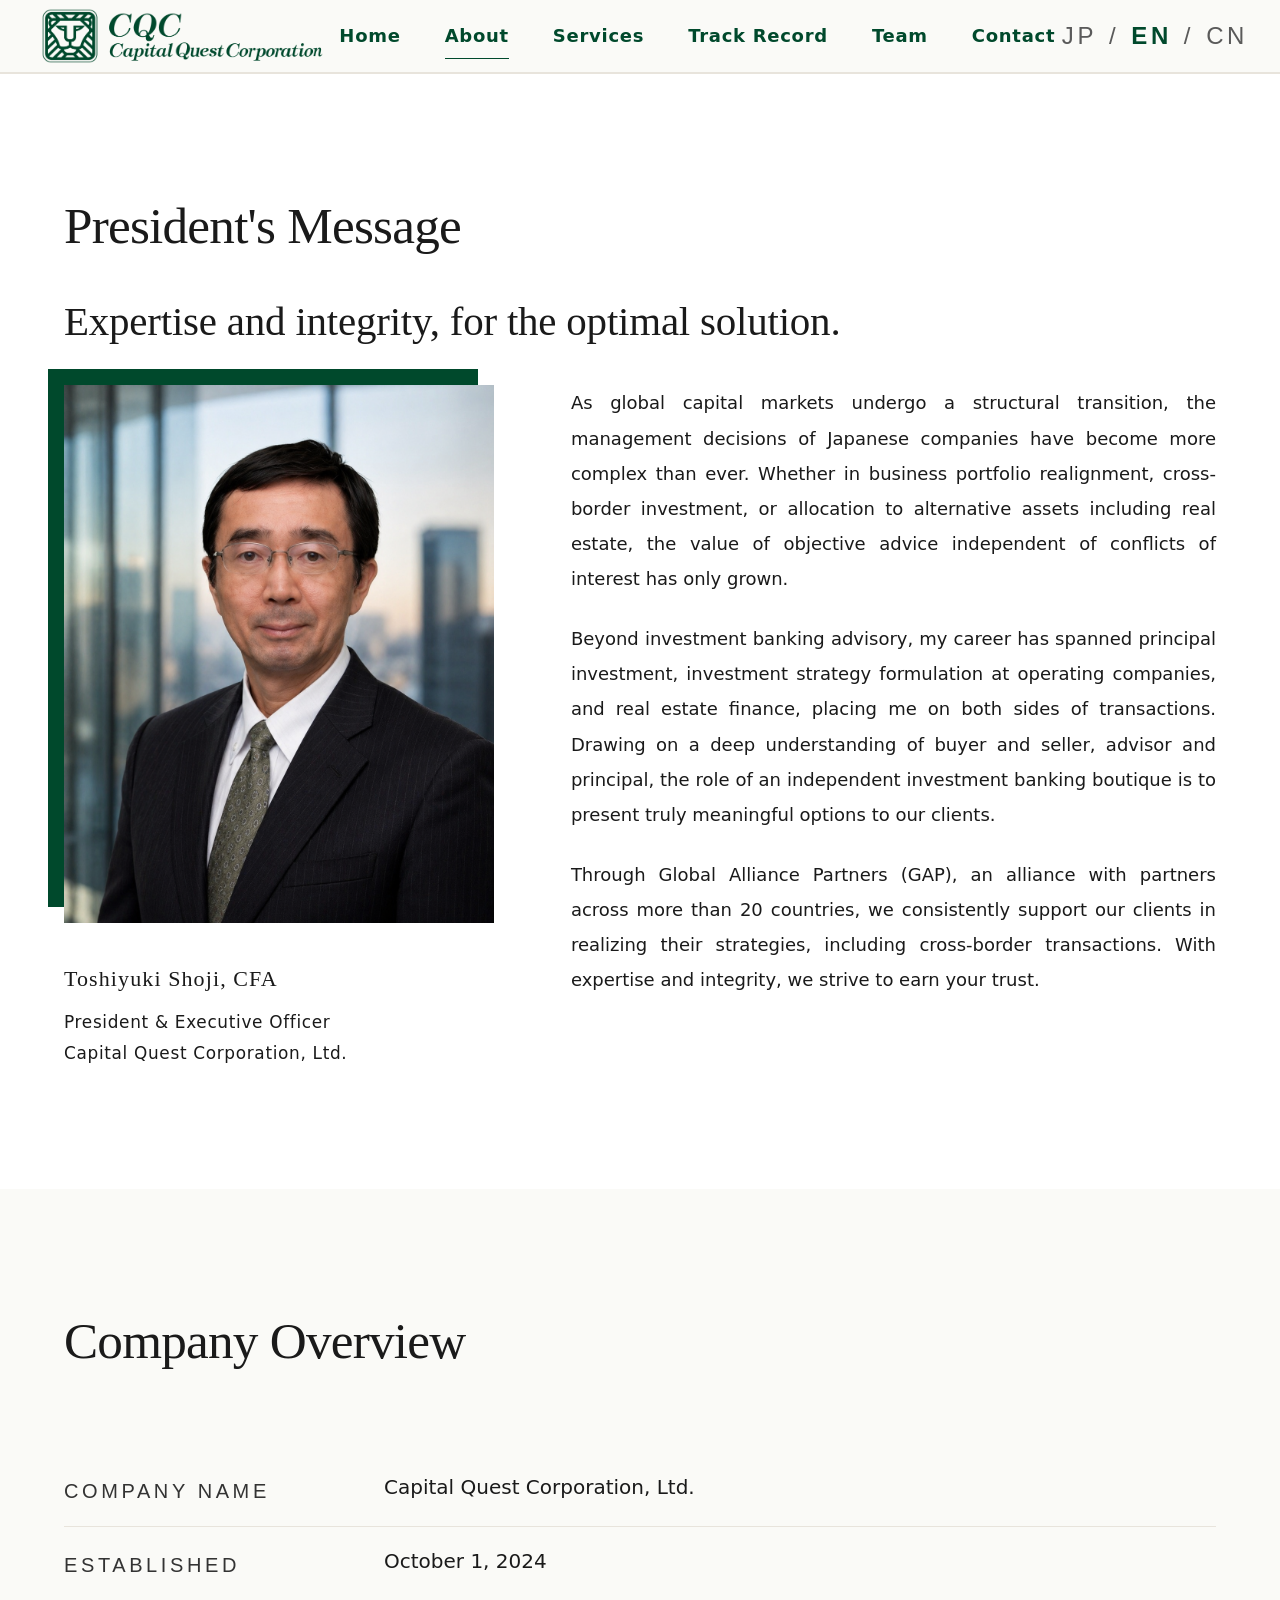
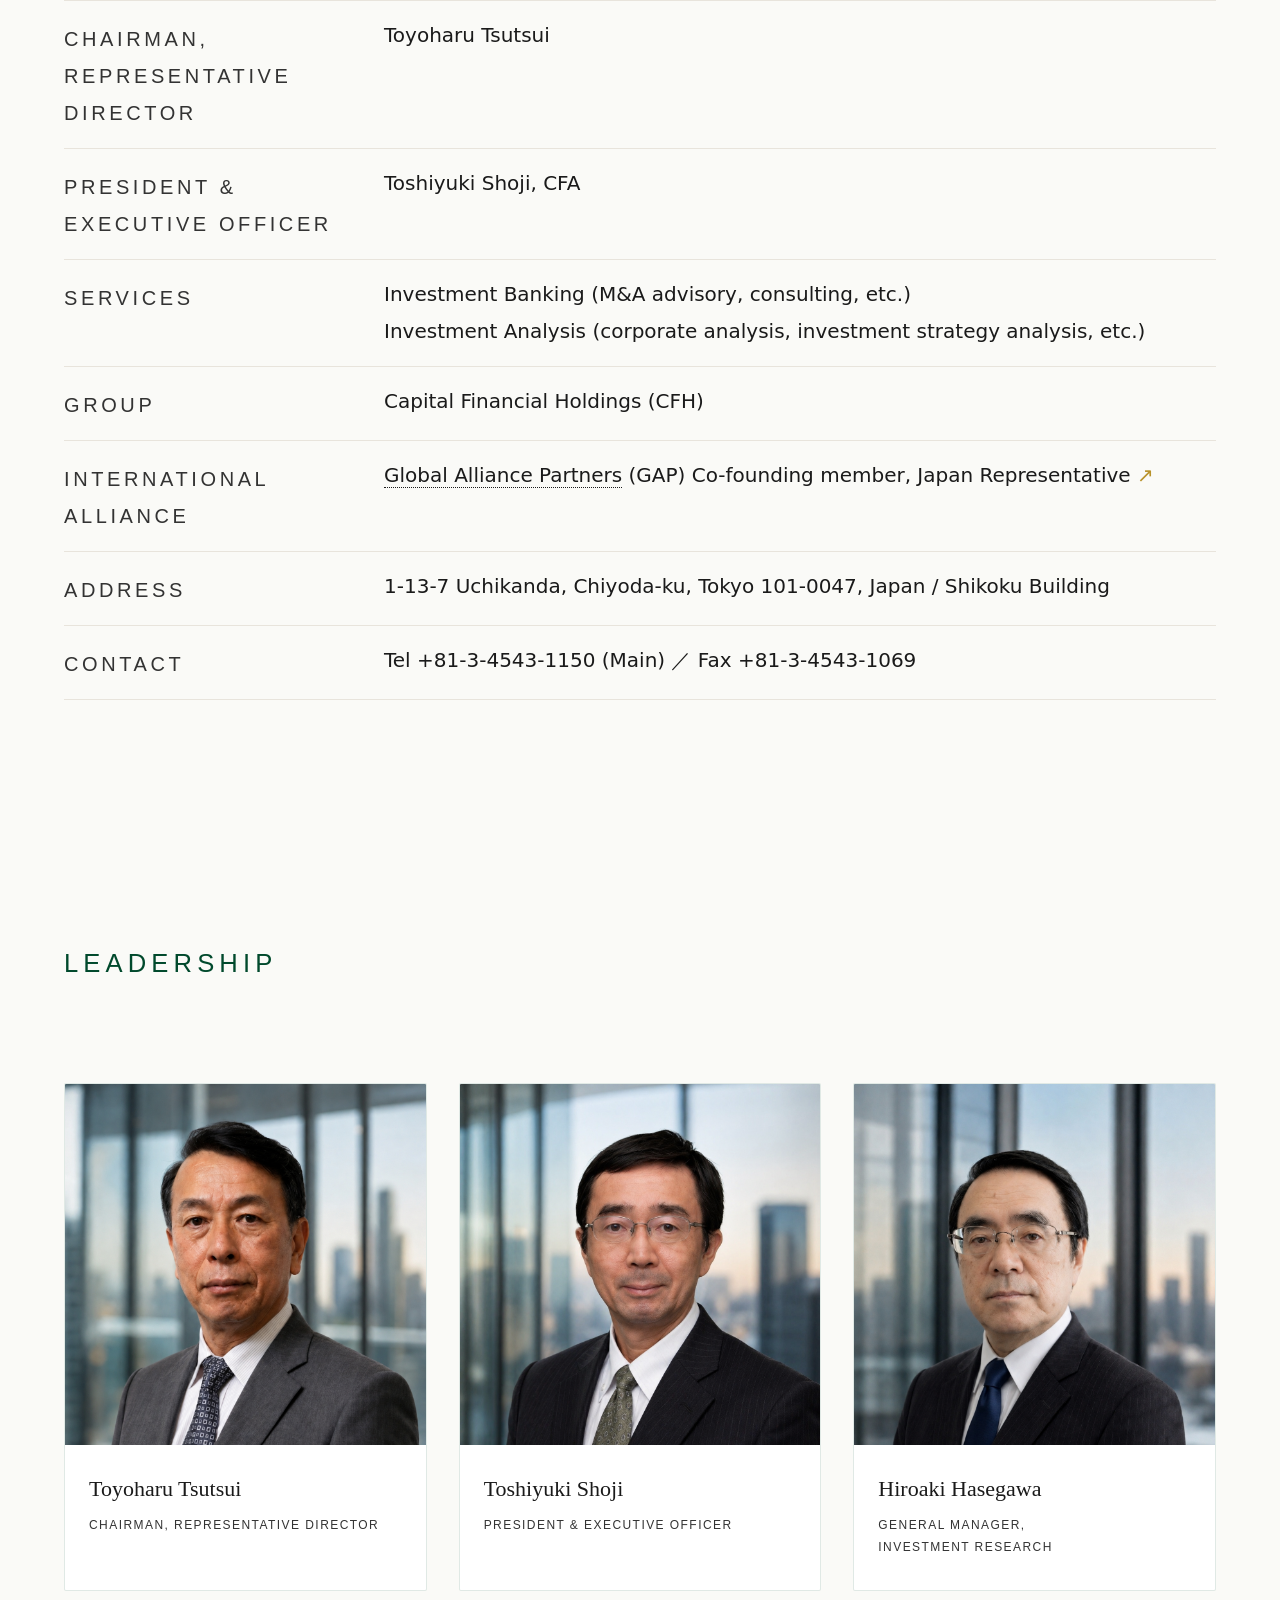
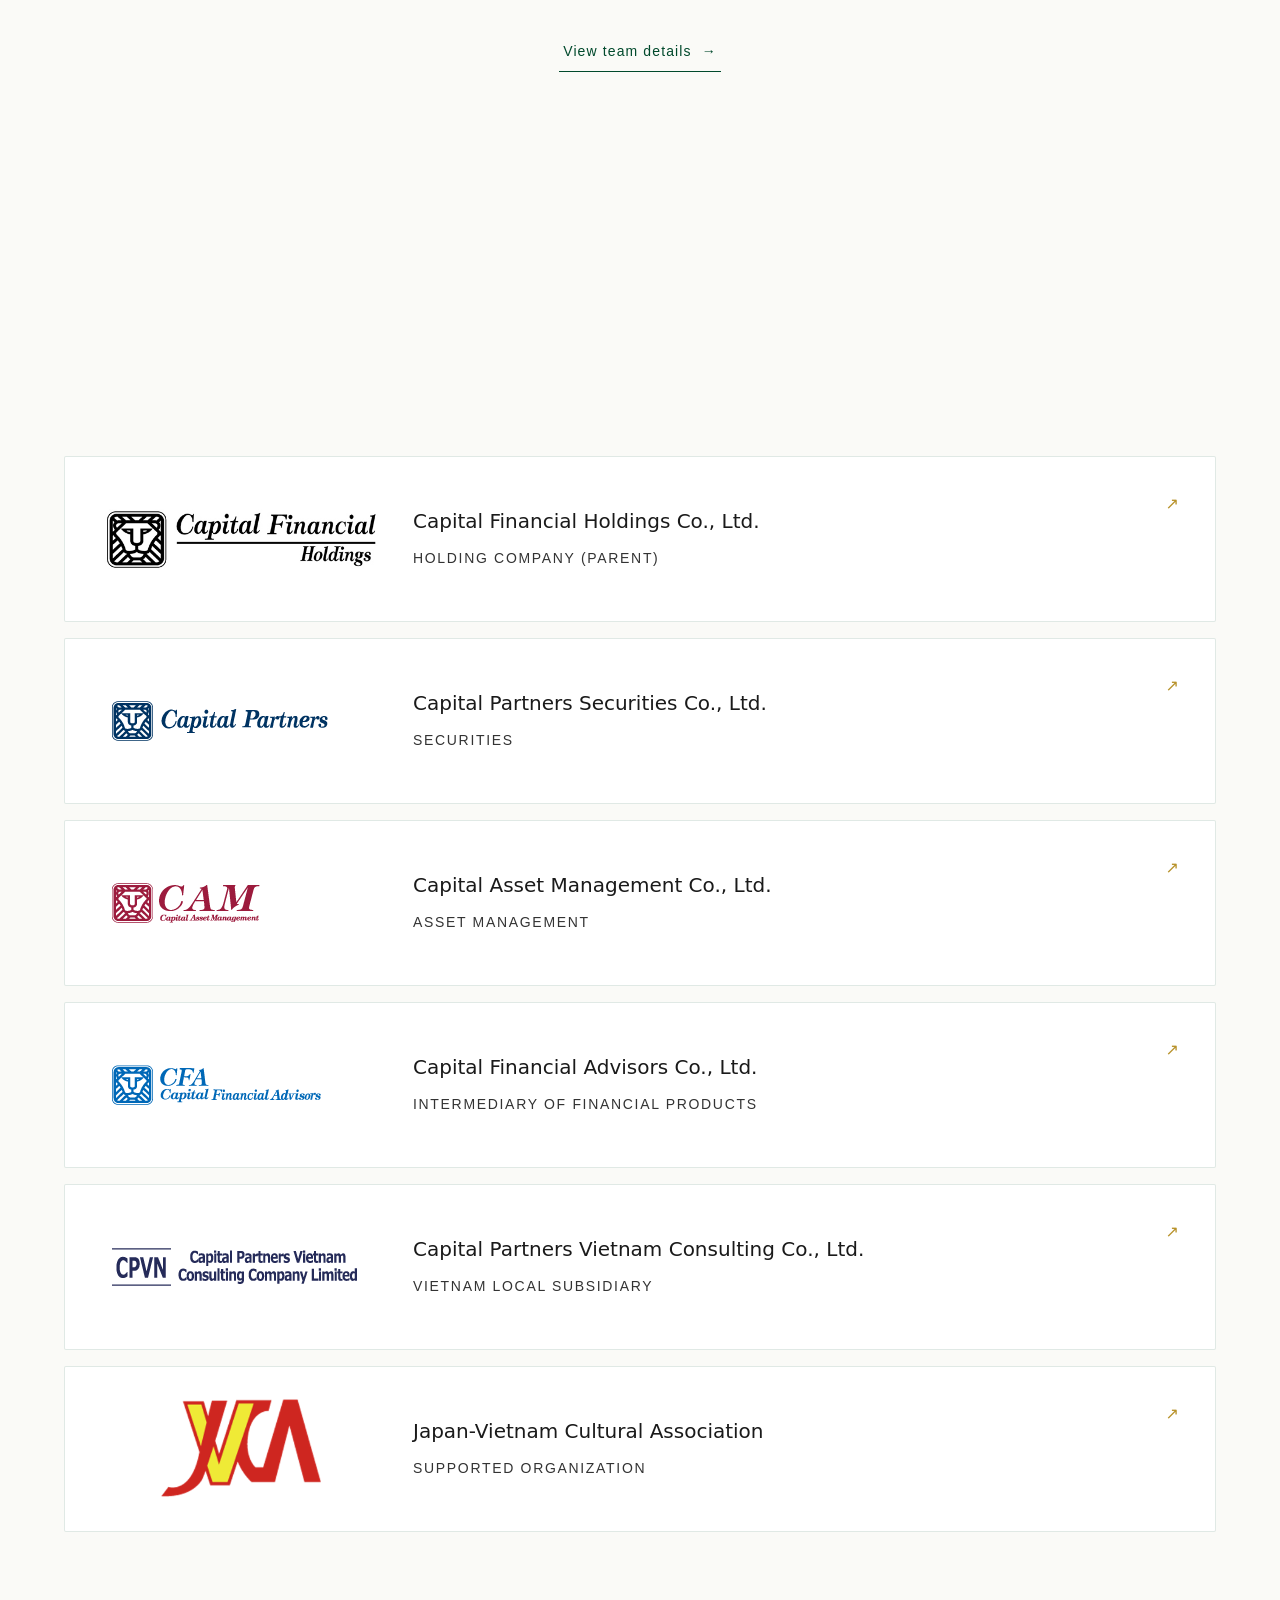
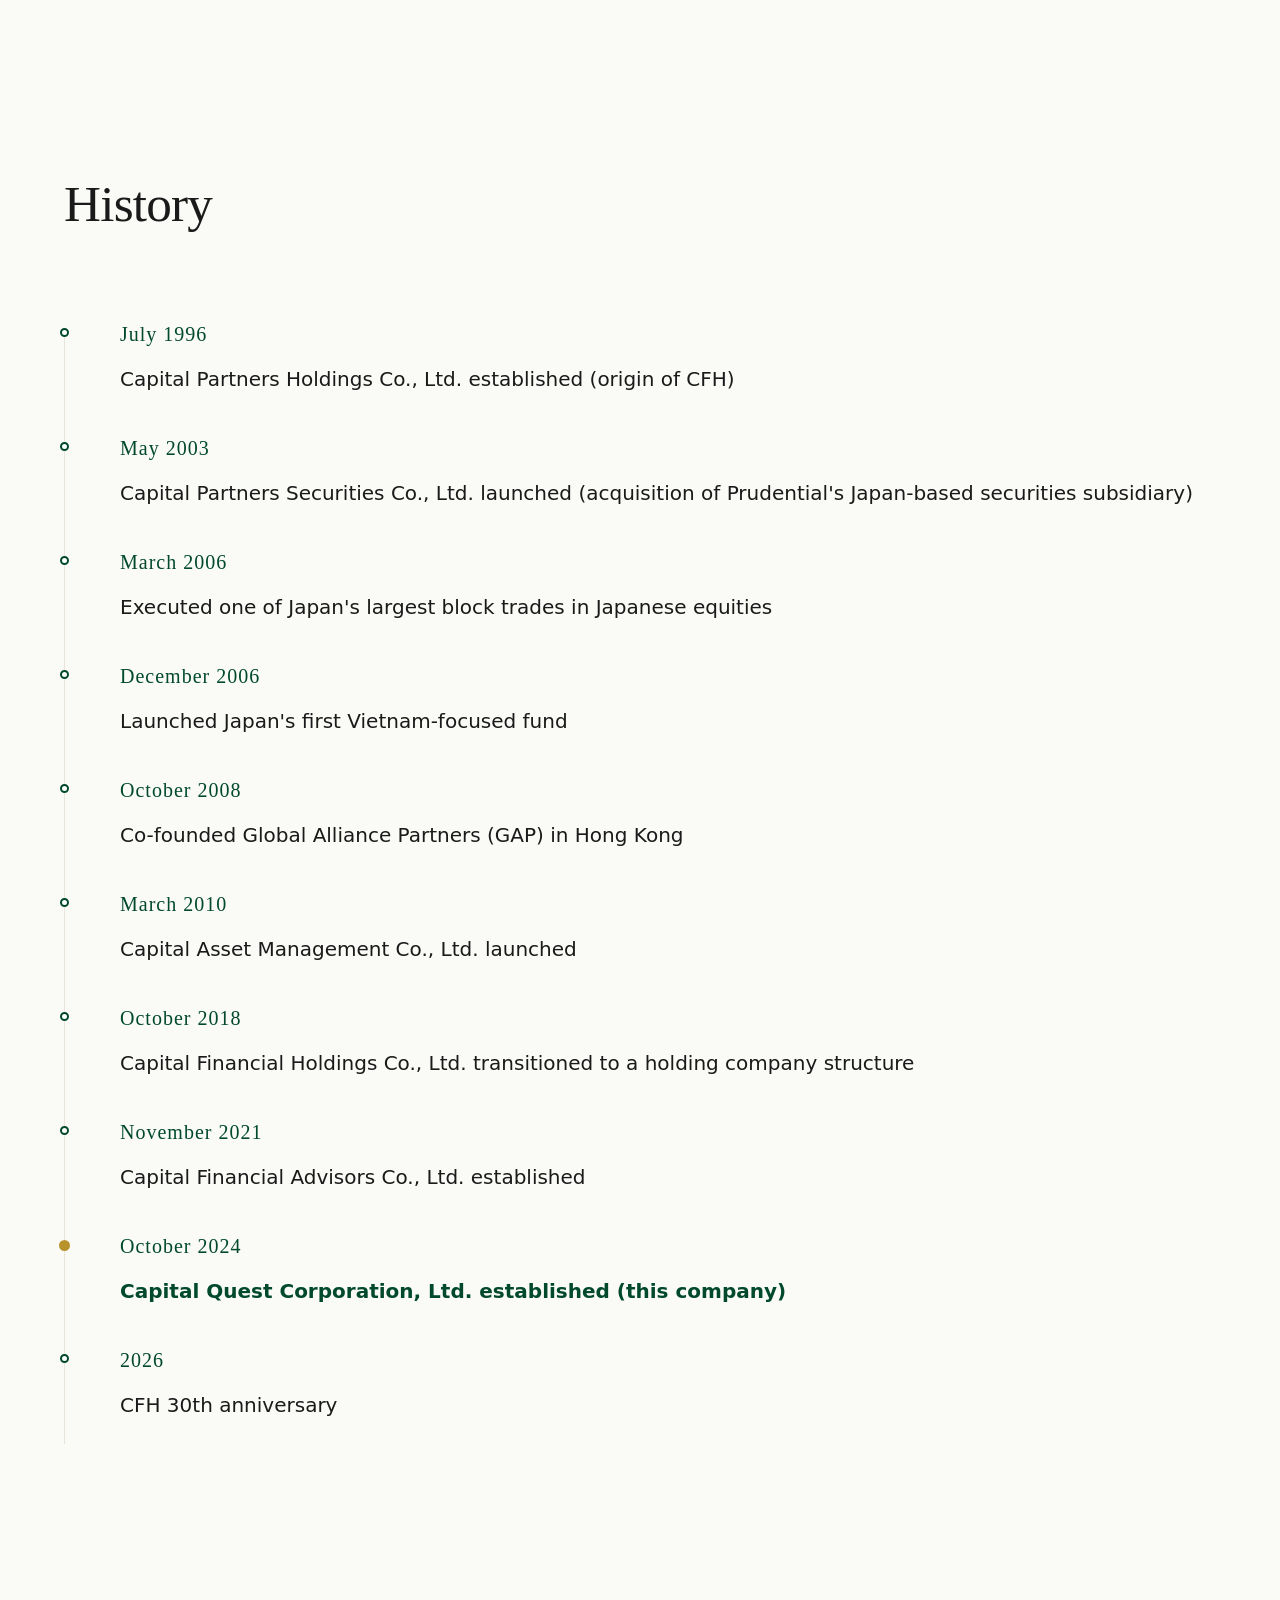
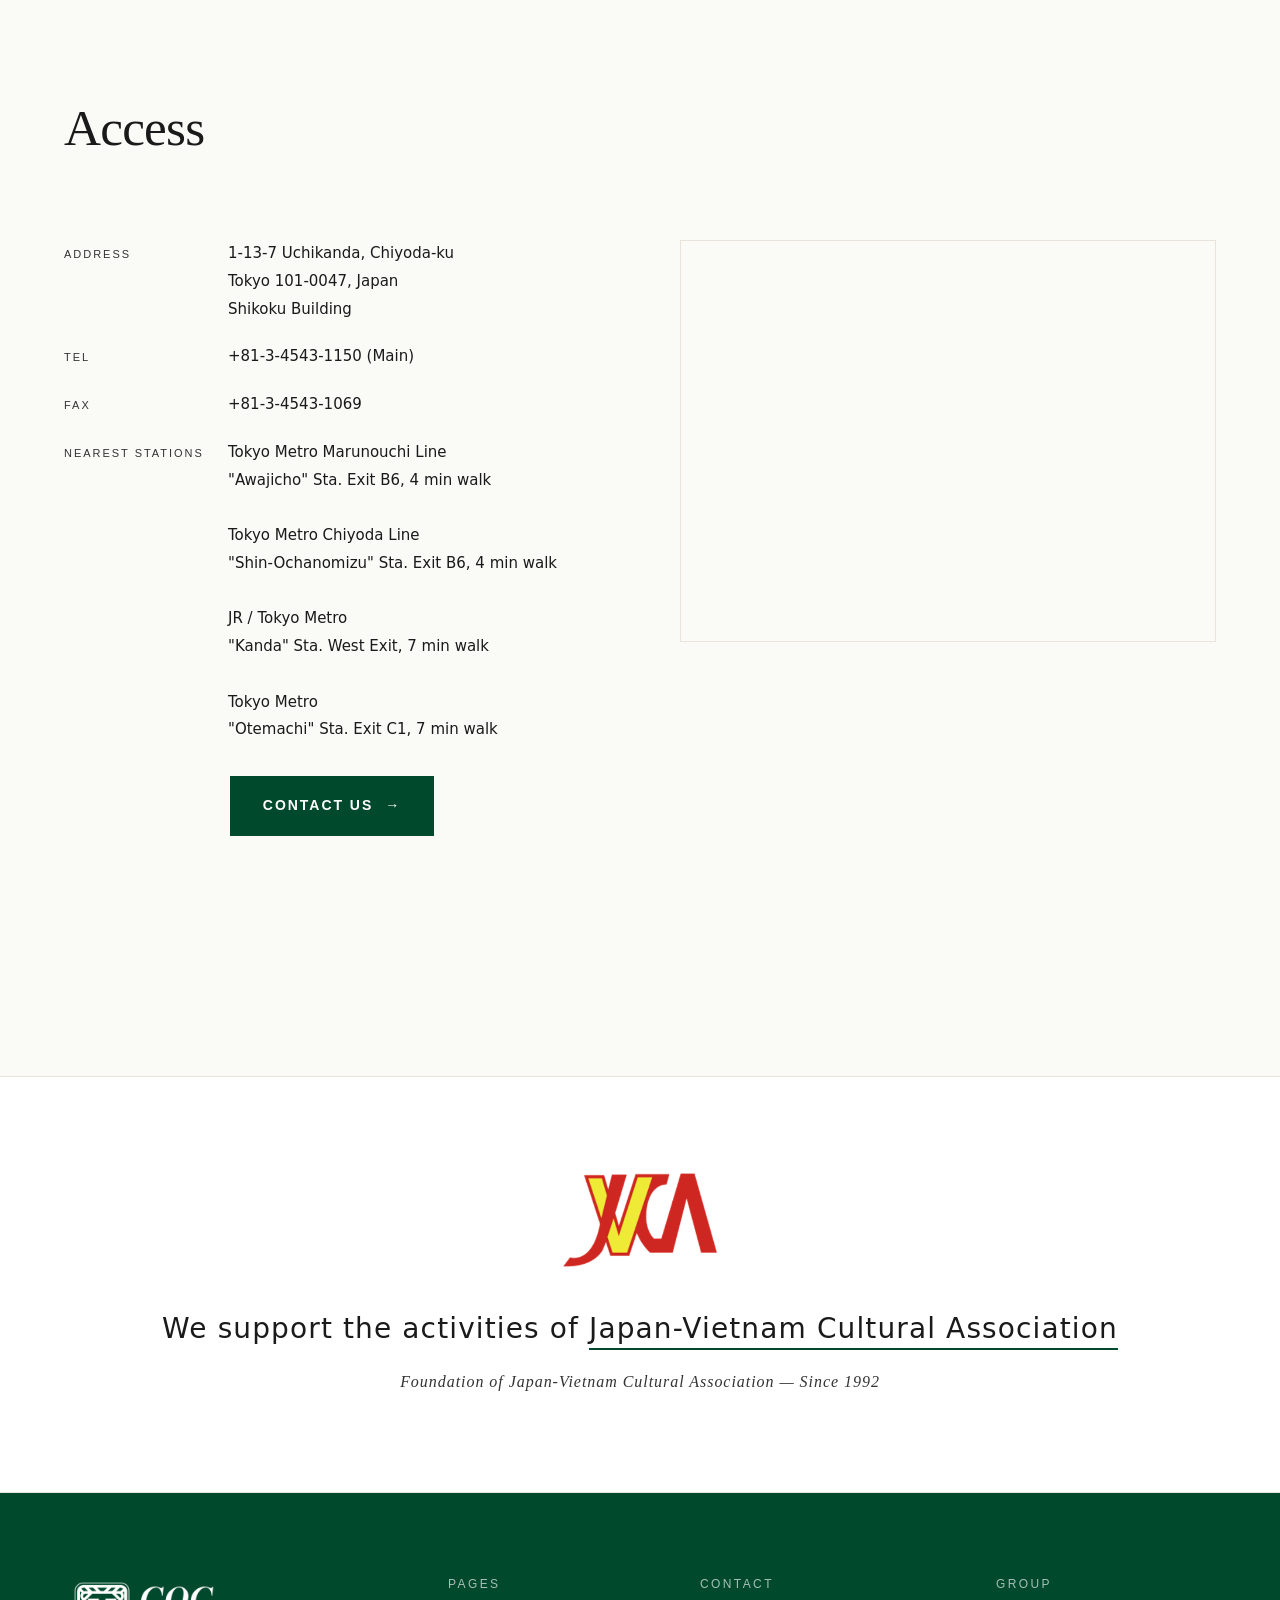
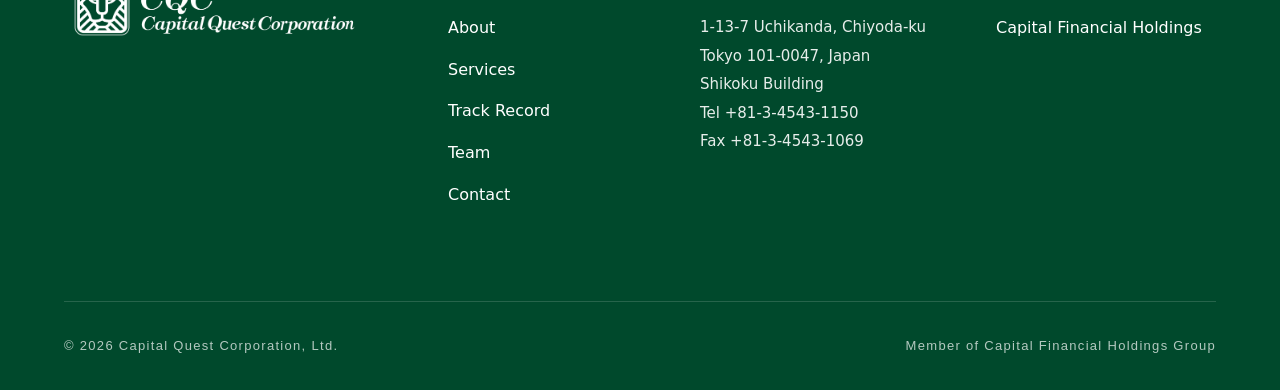
<file: en/about.html>
<!DOCTYPE html>
<html lang="en">
<head>
  <meta charset="UTF-8">
  <meta name="viewport" content="width=device-width, initial-scale=1">
  <title>About | Capital Quest Corporation, Ltd.</title>
  <meta name="description" content="About Capital Quest Corporation, Ltd. — corporate overview, position within Capital Financial Holdings (CFH) Group, and history.">
  <link rel="canonical" href="https://capital-qc.co.jp/en/about.html">
  <link rel="stylesheet" href="../assets/css/style.css?v=20260513d">
</head>
<body>

<header class="site-header">
  <div class="site-header__inner">
    <a href="index.html" class="site-logo" aria-label="Capital Quest Corporation, Ltd. - Home">
      <img src="../assets/logo/cqc/cqc-logo-transparent.png" alt="Capital Quest Corporation, Ltd.">
    </a>
    <button class="site-nav-toggle" type="button" aria-label="Open menu" aria-expanded="false" aria-controls="site-nav">
      <span class="site-nav-toggle__bar" aria-hidden="true"></span>
    </button>
    <nav class="site-nav" id="site-nav" aria-label="Global">
      <a href="index.html">Home</a>
      <a href="about.html" class="is-active">About</a>
      <a href="services.html">Services</a>
      <a href="track-record.html">Track Record</a>
      <a href="team.html">Team</a>
      <a href="mailto:info@capital-qc.co.jp?subject=Capital%20Quest%20Corporation%20Inquiry%20via%20Website">Contact</a>
    </nav>
    <div class="site-nav__lang" aria-label="Language switcher">
      <a href="../about.html">JP</a>
      <span aria-hidden="true">/</span>
      <span class="is-active">EN</span>
      <span aria-hidden="true">/</span>
      <a href="../cn/about.html">CN</a>
    </div>
  </div>
</header>

<main>
  <!-- President's Message -->
  <section class="section president" aria-labelledby="president-h">
    <div class="container">
      <div class="section-header">
        <h2 id="president-h" class="h2">President's Message</h2>
      </div>

      <h3 class="president__pull">Expertise and integrity, for the optimal solution.</h3>

      <div class="president__grid">

        <figure class="president__photo">
          <div class="president__photo-frame">
            <img src="../assets/img/team/shoji.png" alt="Toshiyuki Shoji">
          </div>
          <figcaption class="president__sign">
            <span class="president__sign-name">Toshiyuki Shoji, CFA</span>
            <span class="president__sign-title">President &amp; Executive Officer</span>
            <span class="president__sign-company">Capital Quest Corporation, Ltd.</span>
          </figcaption>
        </figure>

        <div class="president__text">
          <div class="president__body">
            <p class="jp-justify">As global capital markets undergo a structural transition, the management decisions of Japanese companies have become more complex than ever. Whether in business portfolio realignment, cross-border investment, or allocation to alternative assets including real estate, the value of objective advice independent of conflicts of interest has only grown.</p>
            <p class="jp-justify">Beyond investment banking advisory, my career has spanned principal investment, investment strategy formulation at operating companies, and real estate finance, placing me on both sides of transactions. Drawing on a deep understanding of buyer and seller, advisor and principal, the role of an independent investment banking boutique is to present truly meaningful options to our clients.</p>
            <p class="jp-justify">Through Global Alliance Partners (GAP), an alliance with partners across more than 20 countries, we consistently support our clients in realizing their strategies, including cross-border transactions. With expertise and integrity, we strive to earn your trust.</p>
          </div>
        </div>

      </div>
    </div>
  </section>

  <!-- Company Overview Table -->
  <section class="section">
    <div class="container">
      <div class="section-header">
        <h2 class="h2">Company Overview</h2>
      </div>

      <table class="about-table">
        <tbody>
          <tr><th>Company Name</th><td>Capital Quest Corporation, Ltd.</td></tr>
          <tr><th>Established</th><td>October 1, 2024</td></tr>
          <tr><th>Chairman, Representative Director</th><td>Toyoharu Tsutsui</td></tr>
          <tr><th>President &amp; Executive Officer</th><td>Toshiyuki Shoji, CFA</td></tr>
          <tr><th>Services</th><td>Investment Banking (M&amp;A advisory, consulting, etc.)<br>Investment Analysis (corporate analysis, investment strategy analysis, etc.)</td></tr>
          <tr><th>Group</th><td>Capital Financial Holdings (CFH)</td></tr>
          <tr><th>International Alliance</th><td><a href="https://globalalliancepartners.com/gap-members/" target="_blank" rel="noopener noreferrer" class="gap-link">Global Alliance Partners</a> (GAP) Co-founding member, Japan Representative <span class="arrow" aria-hidden="true" style="color: var(--c-gold);">↗</span></td></tr>
          <tr><th>Address</th><td>1-13-7 Uchikanda, Chiyoda-ku, Tokyo 101-0047, Japan / Shikoku Building</td></tr>
          <tr><th>Contact</th><td>Tel +81-3-4543-1150 (Main) ／ Fax +81-3-4543-1069</td></tr>
        </tbody>
      </table>
    </div>
  </section>

  <!-- Leadership Highlight (-> team.html) -->
  <section class="section">
    <div class="container">
      <div class="section-header">
        <span class="eyebrow">Leadership</span>
      </div>

      <div class="leadership-highlight">
        <a href="team.html" class="leader-mini">
          <div class="leader-mini__photo"><img src="../assets/img/team/tsutsui.png" alt="Toyoharu Tsutsui"></div>
          <div class="leader-mini__body">
            <div class="leader-mini__name">Toyoharu Tsutsui</div>
            <span class="leader-mini__title">Chairman, Representative Director</span>
          </div>
        </a>
        <a href="team.html" class="leader-mini">
          <div class="leader-mini__photo"><img src="../assets/img/team/shoji.png" alt="Toshiyuki Shoji"></div>
          <div class="leader-mini__body">
            <div class="leader-mini__name">Toshiyuki Shoji</div>
            <span class="leader-mini__title">President &amp; Executive Officer</span>
          </div>
        </a>
        <a href="team.html" class="leader-mini">
          <div class="leader-mini__photo"><img src="../assets/img/team/hasegawa.png" alt="Hiroaki Hasegawa"></div>
          <div class="leader-mini__body">
            <div class="leader-mini__name">Hiroaki Hasegawa</div>
            <span class="leader-mini__title">General Manager,<br>Investment Research</span>
          </div>
        </a>
      </div>

      <div class="leadership-highlight__cta">
        <a href="team.html" class="leadership-highlight__link">View team details <span aria-hidden="true">→</span></a>
      </div>
    </div>
  </section>

  <!-- Group Related Companies -->
  <section class="section">
    <div class="container">
      <div class="section-header">
        <h2 class="h2">Group Companies</h2>
      </div>

      <div class="group-cards">
        <a href="http://www.cfhd.co.jp/" target="_blank" rel="noopener noreferrer" class="group-card">
          <div class="group-card__logo"><img src="../assets/img/group/cfh.png" alt="Capital Financial Holdings"></div>
          <div class="group-card__body">
            <span class="group-card__name">Capital Financial Holdings Co., Ltd.</span>
            <span class="group-card__role">Holding company (parent)</span>
          </div>
          <span class="group-card__arrow" aria-hidden="true">↗</span>
        </a>
        <a href="https://www.capital.co.jp/" target="_blank" rel="noopener noreferrer" class="group-card">
          <div class="group-card__logo"><img src="../assets/img/group/cps.png" alt="Capital Partners Securities"></div>
          <div class="group-card__body">
            <span class="group-card__name">Capital Partners Securities Co., Ltd.</span>
            <span class="group-card__role">Securities</span>
          </div>
          <span class="group-card__arrow" aria-hidden="true">↗</span>
        </a>
        <a href="https://www.capital-am.co.jp/" target="_blank" rel="noopener noreferrer" class="group-card">
          <div class="group-card__logo"><img src="../assets/img/group/cam.png" alt="Capital Asset Management"></div>
          <div class="group-card__body">
            <span class="group-card__name">Capital Asset Management Co., Ltd.</span>
            <span class="group-card__role">Asset management</span>
          </div>
          <span class="group-card__arrow" aria-hidden="true">↗</span>
        </a>
        <a href="http://capital-fa.co.jp/" target="_blank" rel="noopener noreferrer" class="group-card">
          <div class="group-card__logo"><img src="../assets/img/group/cfa.png" alt="Capital Financial Advisors"></div>
          <div class="group-card__body">
            <span class="group-card__name">Capital Financial Advisors Co., Ltd.</span>
            <span class="group-card__role">Intermediary of financial products</span>
          </div>
          <span class="group-card__arrow" aria-hidden="true">↗</span>
        </a>
        <a href="http://cpvn.com.vn/jp/" target="_blank" rel="noopener noreferrer" class="group-card">
          <div class="group-card__logo"><img src="../assets/img/group/cpvn.png" alt="Capital Partners Vietnam"></div>
          <div class="group-card__body">
            <span class="group-card__name">Capital Partners Vietnam Consulting Co., Ltd.</span>
            <span class="group-card__role">Vietnam local subsidiary</span>
          </div>
          <span class="group-card__arrow" aria-hidden="true">↗</span>
        </a>
        <a href="https://www.jvca.or.jp/" target="_blank" rel="noopener noreferrer" class="group-card">
          <div class="group-card__logo"><img src="../assets/img/group/jvca.png" alt="JVCA"></div>
          <div class="group-card__body">
            <span class="group-card__name">Japan-Vietnam Cultural Association</span>
            <span class="group-card__role">Supported organization</span>
          </div>
          <span class="group-card__arrow" aria-hidden="true">↗</span>
        </a>
      </div>
    </div>
  </section>

  <!-- History Timeline -->
  <section class="section" style="background: var(--c-bg);">
    <div class="container">
      <div class="section-header">
        <h2 class="h2">History</h2>
      </div>

      <ol class="timeline">
        <li class="timeline__item">
          <span class="timeline__year">July 1996</span>
          <div class="timeline__event">Capital Partners Holdings Co., Ltd. established (origin of CFH)</div>
        </li>
        <li class="timeline__item">
          <span class="timeline__year">May 2003</span>
          <div class="timeline__event">Capital Partners Securities Co., Ltd. launched (acquisition of Prudential's Japan-based securities subsidiary)</div>
        </li>
        <li class="timeline__item">
          <span class="timeline__year">March 2006</span>
          <div class="timeline__event">Executed one of Japan's largest block trades in Japanese equities</div>
        </li>
        <li class="timeline__item">
          <span class="timeline__year">December 2006</span>
          <div class="timeline__event">Launched Japan's first Vietnam-focused fund</div>
        </li>
        <li class="timeline__item">
          <span class="timeline__year">October 2008</span>
          <div class="timeline__event">Co-founded Global Alliance Partners (GAP) in Hong Kong</div>
        </li>
        <li class="timeline__item">
          <span class="timeline__year">March 2010</span>
          <div class="timeline__event">Capital Asset Management Co., Ltd. launched</div>
        </li>
        <li class="timeline__item">
          <span class="timeline__year">October 2018</span>
          <div class="timeline__event">Capital Financial Holdings Co., Ltd. transitioned to a holding company structure</div>
        </li>
        <li class="timeline__item">
          <span class="timeline__year">November 2021</span>
          <div class="timeline__event">Capital Financial Advisors Co., Ltd. established</div>
        </li>
        <li class="timeline__item timeline__item--highlight">
          <span class="timeline__year">October 2024</span>
          <div class="timeline__event">Capital Quest Corporation, Ltd. established (this company)</div>
        </li>
        <li class="timeline__item">
          <span class="timeline__year">2026</span>
          <div class="timeline__event">CFH 30th anniversary</div>
        </li>
      </ol>
    </div>
  </section>

  <!-- ACCESS -->
  <section class="access" aria-labelledby="access-h">
    <div class="container">
      <div class="section-header">
        <h2 id="access-h">Access</h2>
      </div>

      <div class="access__grid">
        <div class="access__info">
          <dl>
            <dt>Address</dt>
            <dd>1-13-7 Uchikanda, Chiyoda-ku<br>Tokyo 101-0047, Japan<br>Shikoku Building</dd>
            <dt>Tel</dt>
            <dd>+81-3-4543-1150 (Main)</dd>
            <dt>Fax</dt>
            <dd>+81-3-4543-1069</dd>
            <dt>Nearest stations</dt>
            <dd>Tokyo Metro Marunouchi Line<br>"Awajicho" Sta. Exit B6, 4 min walk<br><br>Tokyo Metro Chiyoda Line<br>"Shin-Ochanomizu" Sta. Exit B6, 4 min walk<br><br>JR / Tokyo Metro<br>"Kanda" Sta. West Exit, 7 min walk<br><br>Tokyo Metro<br>"Otemachi" Sta. Exit C1, 7 min walk</dd>
          </dl>

          <a href="mailto:info@capital-qc.co.jp" class="access__contact-btn">
            Contact us
            <span class="arrow" aria-hidden="true">→</span>
          </a>
        </div>

        <div class="access__map">
          <iframe
            src="https://maps.google.com/maps?q=%E6%9D%B1%E4%BA%AC%E9%83%BD%E5%8D%83%E4%BB%A3%E7%94%B0%E5%8C%BA%E5%86%85%E7%A5%9E%E7%94%B01-13-7&t=&z=17&ie=UTF8&iwloc=&output=embed"
            width="100%" height="100%" frameborder="0" style="border:0"
            loading="lazy" referrerpolicy="no-referrer-when-downgrade"
            title="Capital Quest Corporation, Ltd. — 1-13-7 Uchikanda, Chiyoda-ku, Tokyo, Shikoku Building"></iframe>
        </div>
      </div>
    </div>
  </section>

</main>

<!-- JVCA Support Section -->
<section class="site-support" aria-label="JVCA support">
  <div class="container">
    <div class="site-support__inner">
      <div class="site-support__logo">
        <img src="../assets/img/group/jvca.png" alt="JVCA — Japan-Vietnam Cultural Association">
      </div>
      <div class="site-support__text">
        <p class="site-support__line">We support the activities of <a href="https://www.jvca.or.jp/" target="_blank" rel="noopener noreferrer">Japan-Vietnam Cultural Association</a></p>
        <p class="site-support__since">Foundation of Japan-Vietnam Cultural Association — Since 1992</p>
      </div>
    </div>
  </div>
</section>

<footer class="site-footer">
  <div class="container">
<div class="site-footer__grid">
      <div class="site-footer__brand">
        <img src="../assets/logo/cqc/cqc-logo-white.png" alt="Capital Quest Corporation, Ltd.">
      </div>
      <div class="site-footer__col">
        <h4>Pages</h4>
        <ul>
          <li><a href="about.html">About</a></li>
          <li><a href="services.html">Services</a></li>
          <li><a href="track-record.html">Track Record</a></li>
          <li><a href="team.html">Team</a></li>
          <li><a href="mailto:info@capital-qc.co.jp?subject=Capital%20Quest%20Corporation%20Inquiry%20via%20Website">Contact</a></li>
        </ul>
      </div>
      <div class="site-footer__col">
        <h4>Contact</h4>
        <address>
          1-13-7 Uchikanda, Chiyoda-ku<br>
          Tokyo 101-0047, Japan<br>
          Shikoku Building<br>
          Tel +81-3-4543-1150<br>
          Fax +81-3-4543-1069
        </address>
      </div>
      <div class="site-footer__col">
        <h4>Group</h4>
        <ul>
          <li>Capital Financial Holdings</li>
        </ul>
      </div>

    </div>
    <div class="site-footer__bottom">
      <span>&copy; 2026 Capital Quest Corporation, Ltd.</span>
      <span>Member of Capital Financial Holdings Group</span>
    </div>
  </div>
</footer>

<script src="../assets/js/site.js?v=20260513a" defer></script>
</body>
</html>
</file>
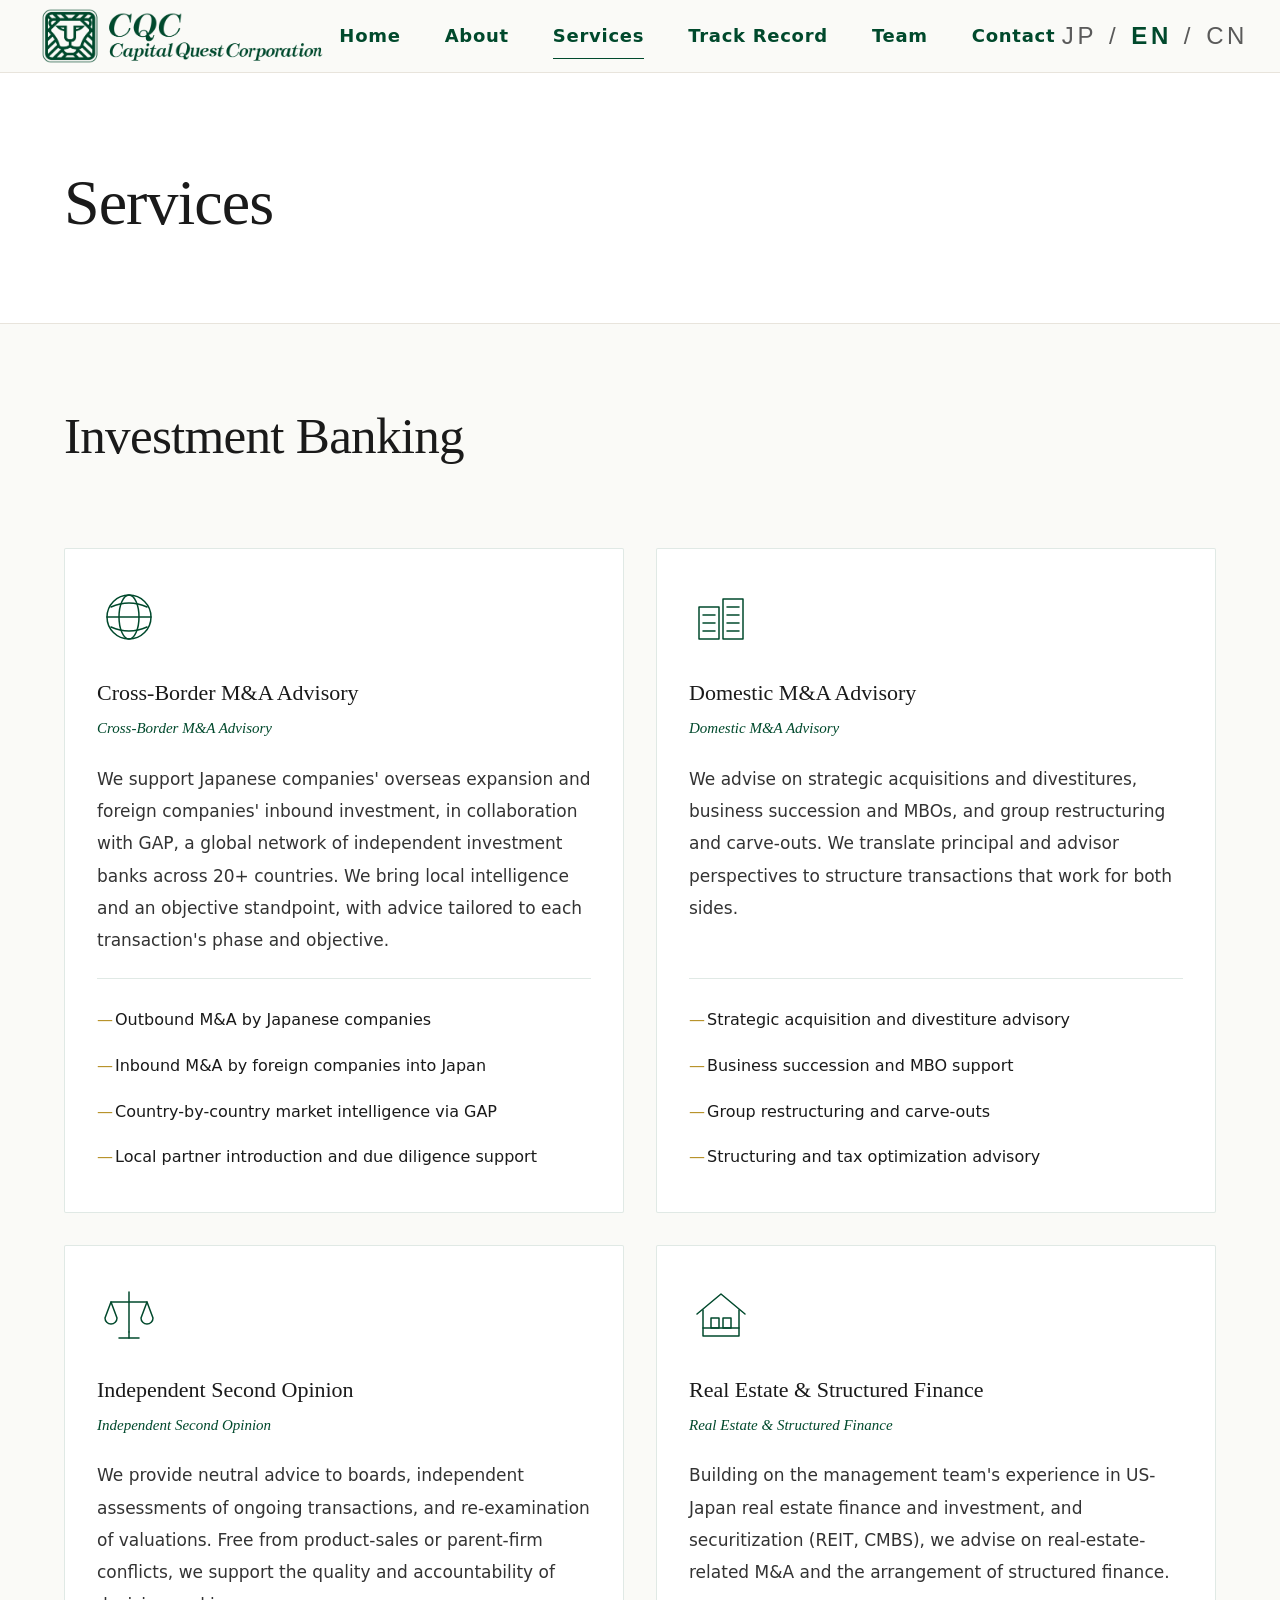
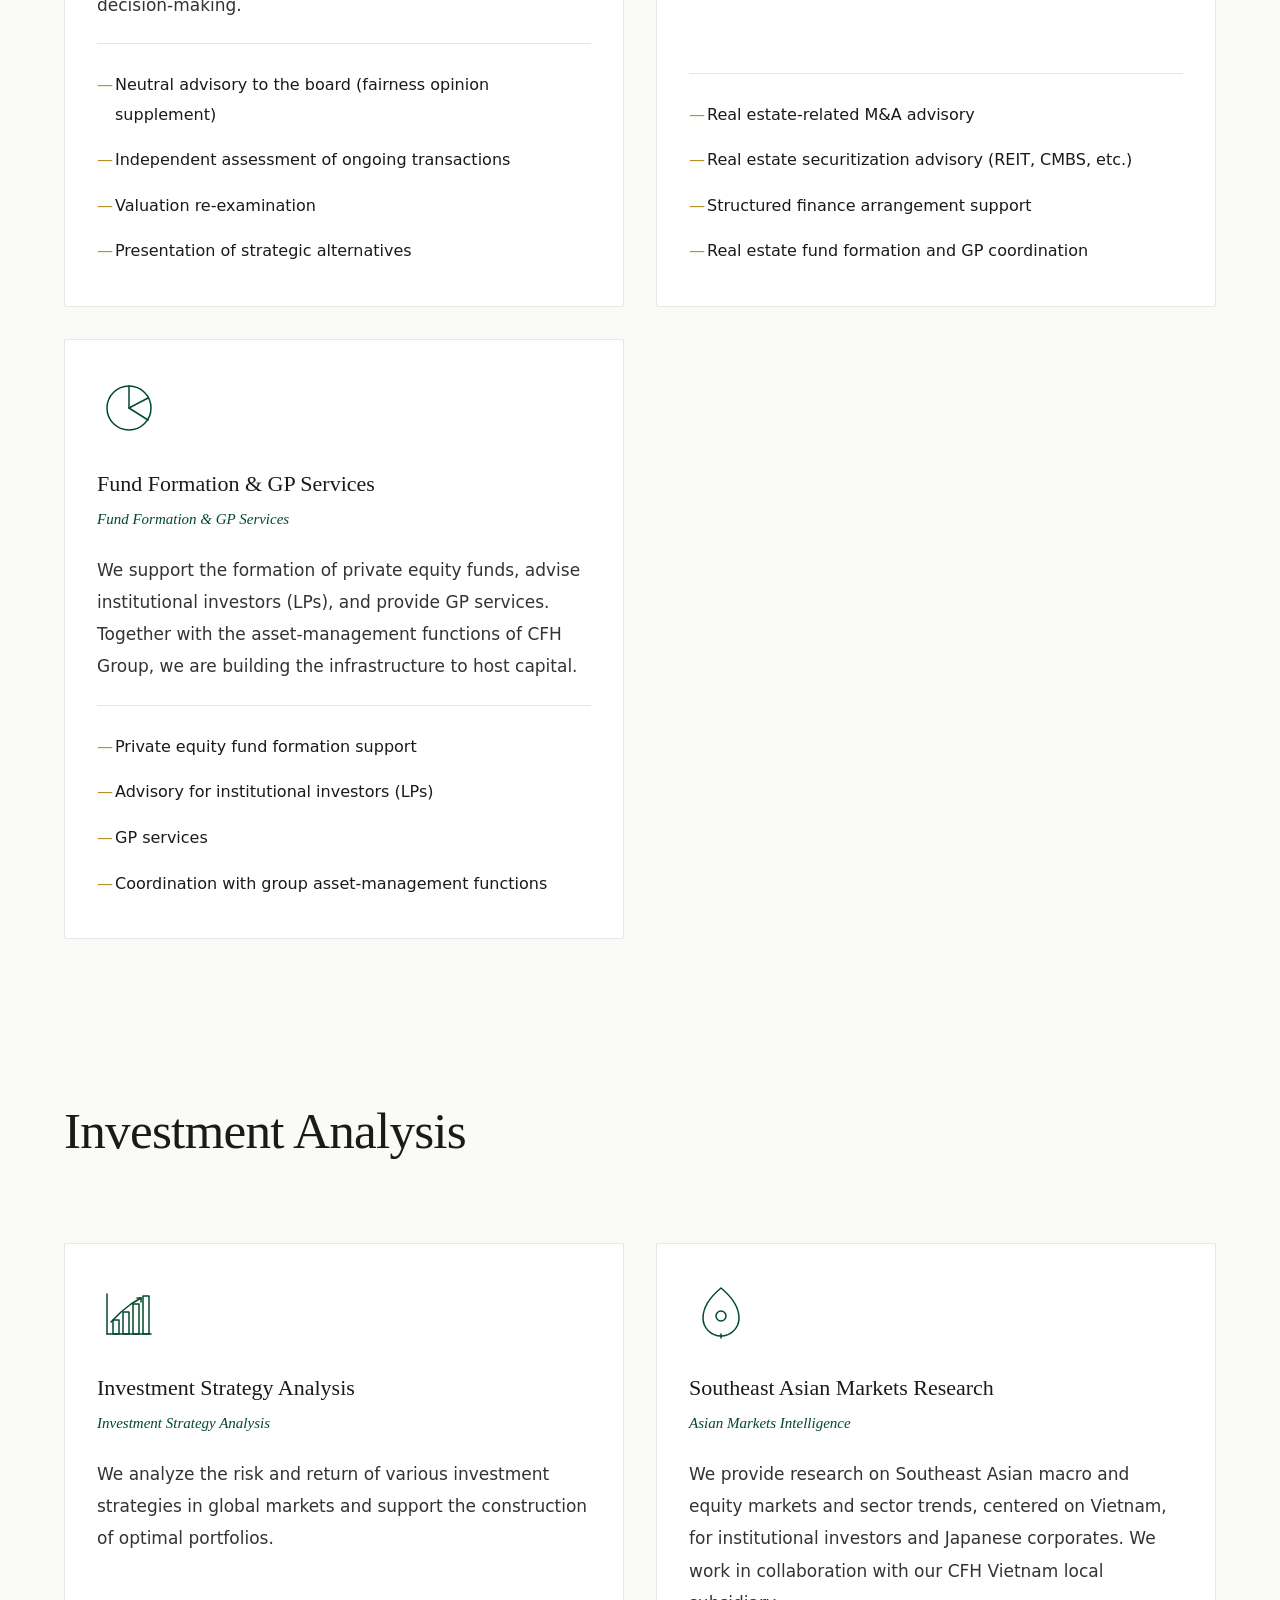
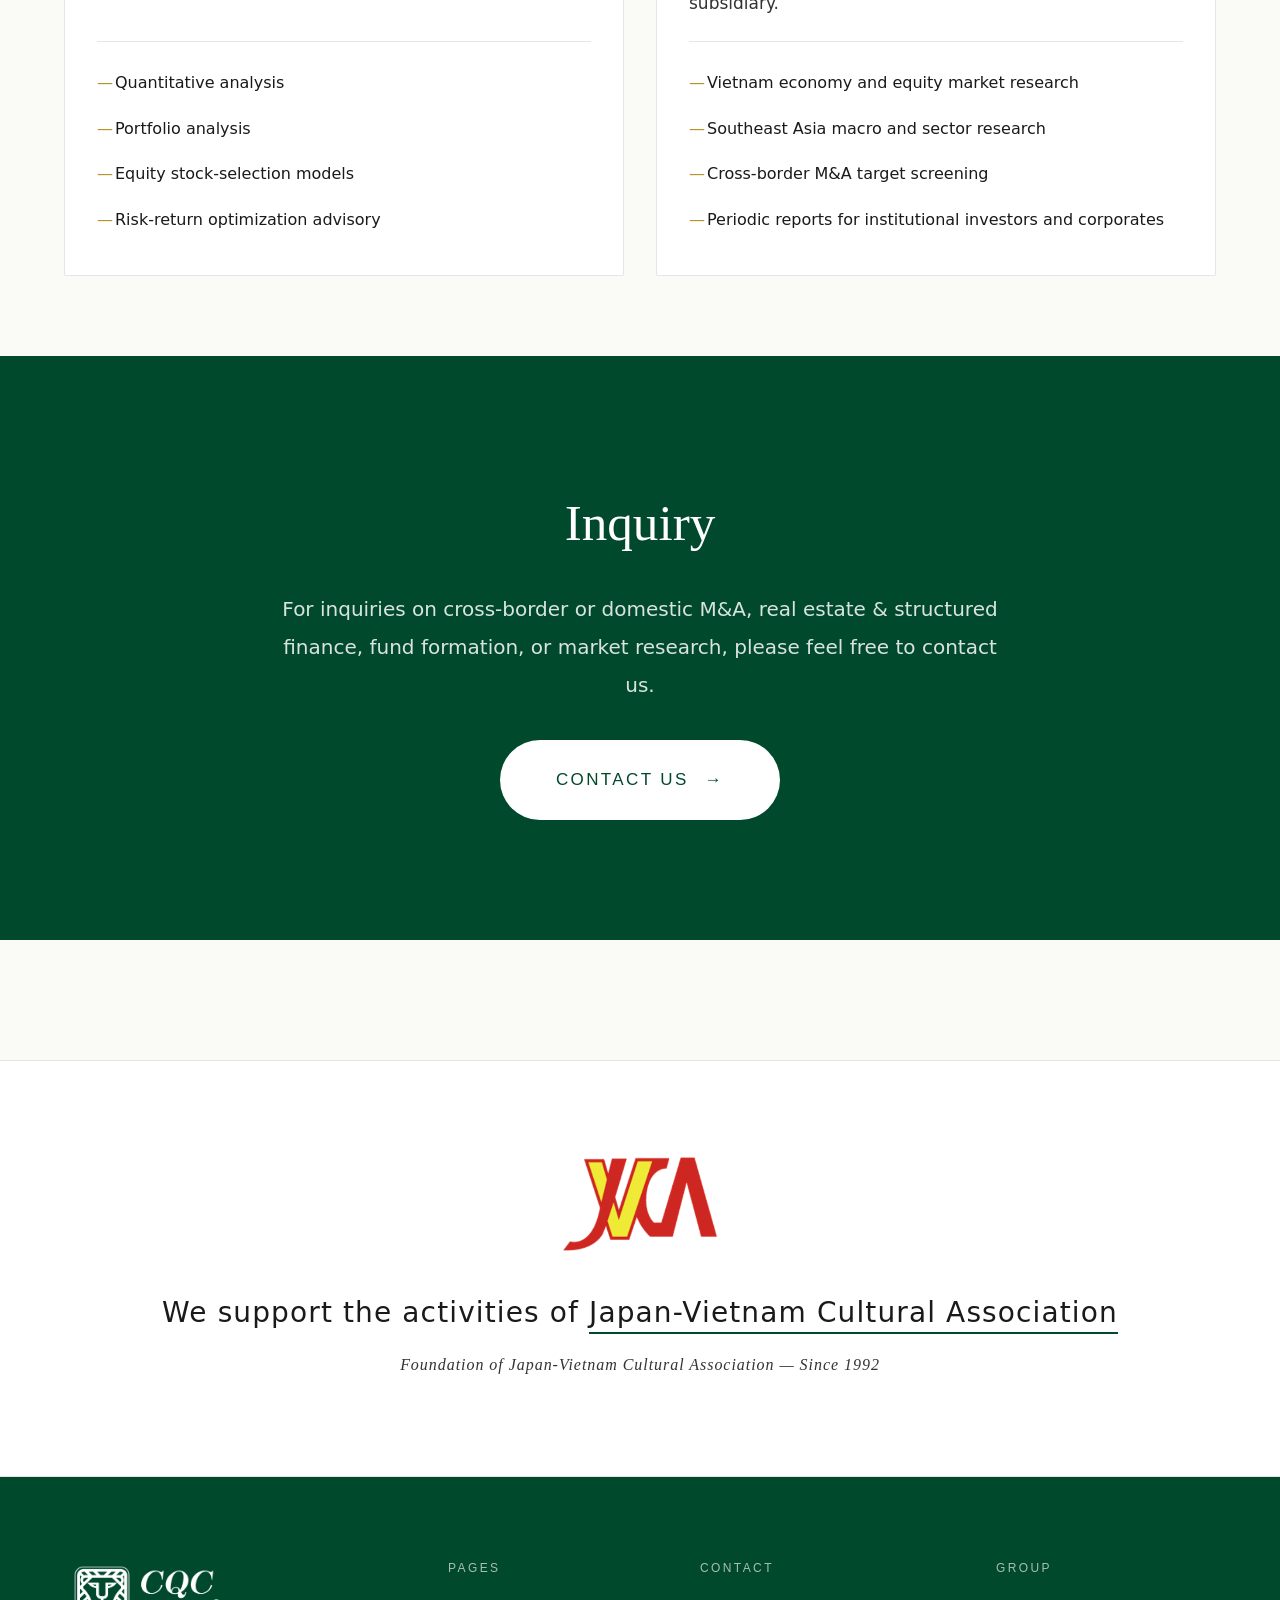
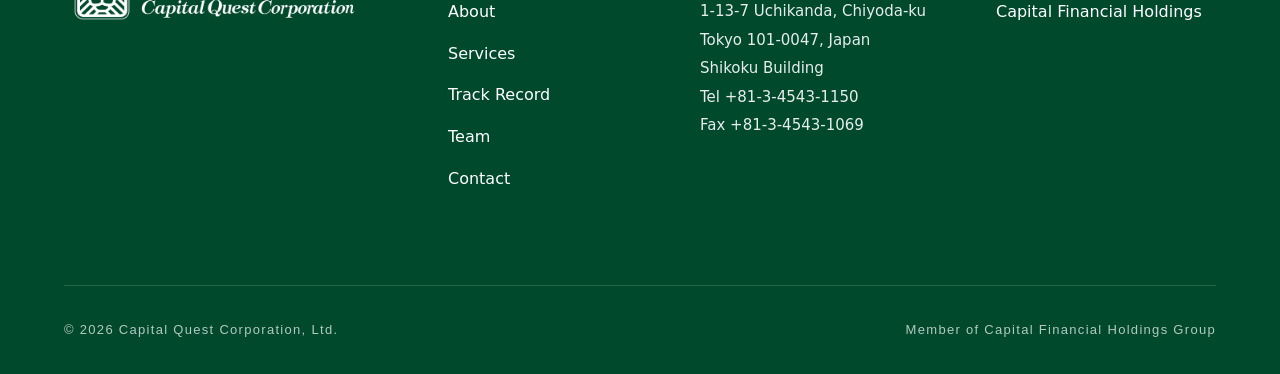
<file: en/services.html>
<!DOCTYPE html>
<html lang="en">
<head>
  <meta charset="UTF-8">
  <meta name="viewport" content="width=device-width, initial-scale=1">
  <title>Services | Capital Quest Corporation, Ltd.</title>
  <meta name="description" content="Investment Banking (Cross-border M&A, Domestic M&A, Independent Valuation, Real Estate & Structured Finance, Fund Formation) and Investment Analysis (Investment Strategy Analysis, Southeast Asian Markets Research).">
  <link rel="canonical" href="https://capital-qc.co.jp/en/services.html">
  <link rel="stylesheet" href="../assets/css/style.css?v=20260513d">
</head>
<body>

<header class="site-header">
  <div class="site-header__inner">
    <a href="index.html" class="site-logo" aria-label="Capital Quest Corporation, Ltd. - Home">
      <img src="../assets/logo/cqc/cqc-logo-transparent.png" alt="Capital Quest Corporation, Ltd.">
    </a>
    <button class="site-nav-toggle" type="button" aria-label="Open menu" aria-expanded="false" aria-controls="site-nav">
      <span class="site-nav-toggle__bar" aria-hidden="true"></span>
    </button>
    <nav class="site-nav" id="site-nav" aria-label="Global">
      <a href="index.html">Home</a>
      <a href="about.html">About</a>
      <a href="services.html" class="is-active">Services</a>
      <a href="track-record.html">Track Record</a>
      <a href="team.html">Team</a>
      <a href="mailto:info@capital-qc.co.jp?subject=Capital%20Quest%20Corporation%20Inquiry%20via%20Website">Contact</a>
    </nav>
    <div class="site-nav__lang" aria-label="Language switcher">
      <a href="../services.html">JP</a>
      <span aria-hidden="true">/</span>
      <span class="is-active">EN</span>
      <span aria-hidden="true">/</span>
      <a href="../cn/services.html">CN</a>
    </div>
  </div>
</header>

<main>
  <section class="page-hero">
    <div class="container">
      <h1>Services</h1>
    </div>
  </section>

  <!-- Investment Banking (5 areas) -->
  <section class="pillar-section">
    <div class="container">
      <div class="section-header">
        <h2 class="h2">Investment Banking</h2>
      </div>

      <div class="pillar-grid">

        <article class="pillar-card">
          <div class="pillar-card__icon" aria-hidden="true">
            <svg viewBox="0 0 64 64" fill="none" stroke="currentColor" stroke-width="1.5" stroke-linecap="round" stroke-linejoin="round"><circle cx="32" cy="32" r="22"/><ellipse cx="32" cy="32" rx="10" ry="22"/><line x1="10" y1="32" x2="54" y2="32"/><path d="M14 22 Q32 14 50 22"/><path d="M14 42 Q32 50 50 42"/></svg>
          </div>
          <h2 class="pillar-card__title">Cross-Border M&amp;A Advisory</h2>
          <span class="pillar-card__title-en">Cross-Border M&amp;A Advisory</span>
          <p class="pillar-card__lead jp-justify">We support Japanese companies' overseas expansion and foreign companies' inbound investment, in collaboration with GAP, a global network of independent investment banks across 20+ countries. We bring local intelligence and an objective standpoint, with advice tailored to each transaction's phase and objective.</p>
          <ul class="pillar-card__sub">
            <li>Outbound M&amp;A by Japanese companies</li>
            <li>Inbound M&amp;A by foreign companies into Japan</li>
            <li>Country-by-country market intelligence via GAP</li>
            <li>Local partner introduction and due diligence support</li>
          </ul>
        </article>

        <article class="pillar-card">
          <div class="pillar-card__icon" aria-hidden="true">
            <svg viewBox="0 0 64 64" fill="none" stroke="currentColor" stroke-width="1.5" stroke-linecap="round" stroke-linejoin="round"><rect x="10" y="22" width="20" height="32"/><rect x="34" y="14" width="20" height="40"/><line x1="14" y1="30" x2="26" y2="30"/><line x1="14" y1="38" x2="26" y2="38"/><line x1="14" y1="46" x2="26" y2="46"/><line x1="38" y1="22" x2="50" y2="22"/><line x1="38" y1="30" x2="50" y2="30"/><line x1="38" y1="38" x2="50" y2="38"/><line x1="38" y1="46" x2="50" y2="46"/></svg>
          </div>
          <h2 class="pillar-card__title">Domestic M&amp;A Advisory</h2>
          <span class="pillar-card__title-en">Domestic M&amp;A Advisory</span>
          <p class="pillar-card__lead jp-justify">We advise on strategic acquisitions and divestitures, business succession and MBOs, and group restructuring and carve-outs. We translate principal and advisor perspectives to structure transactions that work for both sides.</p>
          <ul class="pillar-card__sub">
            <li>Strategic acquisition and divestiture advisory</li>
            <li>Business succession and MBO support</li>
            <li>Group restructuring and carve-outs</li>
            <li>Structuring and tax optimization advisory</li>
          </ul>
        </article>

        <article class="pillar-card">
          <div class="pillar-card__icon" aria-hidden="true">
            <svg viewBox="0 0 64 64" fill="none" stroke="currentColor" stroke-width="1.5" stroke-linecap="round" stroke-linejoin="round"><line x1="32" y1="10" x2="32" y2="50"/><line x1="22" y1="56" x2="42" y2="56"/><line x1="32" y1="50" x2="32" y2="56"/><line x1="14" y1="20" x2="50" y2="20"/><path d="M14 20 L8 36 A6 6 0 0 0 20 36 Z"/><path d="M50 20 L44 36 A6 6 0 0 0 56 36 Z"/></svg>
          </div>
          <h2 class="pillar-card__title">Independent Second Opinion</h2>
          <span class="pillar-card__title-en">Independent Second Opinion</span>
          <p class="pillar-card__lead jp-justify">We provide neutral advice to boards, independent assessments of ongoing transactions, and re-examination of valuations. Free from product-sales or parent-firm conflicts, we support the quality and accountability of decision-making.</p>
          <ul class="pillar-card__sub">
            <li>Neutral advisory to the board (fairness opinion supplement)</li>
            <li>Independent assessment of ongoing transactions</li>
            <li>Valuation re-examination</li>
            <li>Presentation of strategic alternatives</li>
          </ul>
        </article>

        <article class="pillar-card">
          <div class="pillar-card__icon" aria-hidden="true">
            <svg viewBox="0 0 64 64" fill="none" stroke="currentColor" stroke-width="1.5" stroke-linecap="round" stroke-linejoin="round"><polyline points="8,32 32,12 56,32"/><polyline points="14,28 14,54 50,54 50,28"/><rect x="22" y="36" width="8" height="10"/><rect x="34" y="36" width="8" height="10"/><line x1="14" y1="46" x2="50" y2="46"/></svg>
          </div>
          <h2 class="pillar-card__title">Real Estate &amp; Structured Finance</h2>
          <span class="pillar-card__title-en">Real Estate &amp; Structured Finance</span>
          <p class="pillar-card__lead jp-justify">Building on the management team's experience in US-Japan real estate finance and investment, and securitization (REIT, CMBS), we advise on real-estate-related M&amp;A and the arrangement of structured finance.</p>
          <ul class="pillar-card__sub">
            <li>Real estate-related M&amp;A advisory</li>
            <li>Real estate securitization advisory (REIT, CMBS, etc.)</li>
            <li>Structured finance arrangement support</li>
            <li>Real estate fund formation and GP coordination</li>
          </ul>
        </article>

        <article class="pillar-card">
          <div class="pillar-card__icon" aria-hidden="true">
            <svg viewBox="0 0 64 64" fill="none" stroke="currentColor" stroke-width="1.5" stroke-linecap="round" stroke-linejoin="round"><circle cx="32" cy="32" r="22"/><line x1="32" y1="10" x2="32" y2="32"/><line x1="32" y1="32" x2="51" y2="22"/><line x1="32" y1="32" x2="51" y2="44"/></svg>
          </div>
          <h2 class="pillar-card__title">Fund Formation &amp; GP Services</h2>
          <span class="pillar-card__title-en">Fund Formation &amp; GP Services</span>
          <p class="pillar-card__lead jp-justify">We support the formation of private equity funds, advise institutional investors (LPs), and provide GP services. Together with the asset-management functions of CFH Group, we are building the infrastructure to host capital.</p>
          <ul class="pillar-card__sub">
            <li>Private equity fund formation support</li>
            <li>Advisory for institutional investors (LPs)</li>
            <li>GP services</li>
            <li>Coordination with group asset-management functions</li>
          </ul>
        </article>

      </div>
    </div>
  </section>

  <!-- Investment Analysis (2 areas) -->
  <section class="pillar-section">
    <div class="container">
      <div class="section-header">
        <h2 class="h2">Investment Analysis</h2>
      </div>

      <div class="pillar-grid">

        <article class="pillar-card">
          <div class="pillar-card__icon" aria-hidden="true">
            <svg viewBox="0 0 64 64" fill="none" stroke="currentColor" stroke-width="1.5" stroke-linecap="round" stroke-linejoin="round"><line x1="10" y1="54" x2="54" y2="54"/><line x1="10" y1="54" x2="10" y2="14"/><rect x="16" y="40" width="6" height="14"/><rect x="26" y="32" width="6" height="22"/><rect x="36" y="24" width="6" height="30"/><rect x="46" y="16" width="6" height="38"/><polyline points="14,42 24,32 34,24 44,18"/><polyline points="40,18 44,18 44,22"/></svg>
          </div>
          <h2 class="pillar-card__title">Investment Strategy Analysis</h2>
          <span class="pillar-card__title-en">Investment Strategy Analysis</span>
          <p class="pillar-card__lead jp-justify">We analyze the risk and return of various investment strategies in global markets and support the construction of optimal portfolios.</p>
          <ul class="pillar-card__sub">
            <li>Quantitative analysis</li>
            <li>Portfolio analysis</li>
            <li>Equity stock-selection models</li>
            <li>Risk-return optimization advisory</li>
          </ul>
        </article>

        <article class="pillar-card">
          <div class="pillar-card__icon" aria-hidden="true">
            <svg viewBox="0 0 64 64" fill="none" stroke="currentColor" stroke-width="1.5" stroke-linecap="round" stroke-linejoin="round"><path d="M32 8 C20 18 14 28 14 38 a18 18 0 0 0 36 0 C50 28 44 18 32 8 Z"/><circle cx="32" cy="36" r="5"/><line x1="32" y1="54" x2="32" y2="58"/></svg>
          </div>
          <h2 class="pillar-card__title">Southeast Asian Markets Research</h2>
          <span class="pillar-card__title-en">Asian Markets Intelligence</span>
          <p class="pillar-card__lead jp-justify">We provide research on Southeast Asian macro and equity markets and sector trends, centered on Vietnam, for institutional investors and Japanese corporates. We work in collaboration with our CFH Vietnam local subsidiary.</p>
          <ul class="pillar-card__sub">
            <li>Vietnam economy and equity market research</li>
            <li>Southeast Asia macro and sector research</li>
            <li>Cross-border M&amp;A target screening</li>
            <li>Periodic reports for institutional investors and corporates</li>
          </ul>
        </article>

      </div>
    </div>
  </section>

  <!-- CTA -->
  <section class="services-cta-section">
    <div class="container services-cta-section__inner">
      <h2 class="services-cta-section__title">Inquiry</h2>
      <p class="services-cta-section__lead">For inquiries on cross-border or domestic M&amp;A, real estate &amp; structured finance, fund formation, or market research, please feel free to contact us.</p>
      <a href="mailto:info@capital-qc.co.jp" class="services-cta-button">Contact us <span aria-hidden="true">→</span></a>
    </div>
  </section>

</main>

<!-- JVCA Support Section -->
<section class="site-support" aria-label="JVCA support">
  <div class="container">
    <div class="site-support__inner">
      <div class="site-support__logo">
        <img src="../assets/img/group/jvca.png" alt="JVCA — Japan-Vietnam Cultural Association">
      </div>
      <div class="site-support__text">
        <p class="site-support__line">We support the activities of <a href="https://www.jvca.or.jp/" target="_blank" rel="noopener noreferrer">Japan-Vietnam Cultural Association</a></p>
        <p class="site-support__since">Foundation of Japan-Vietnam Cultural Association — Since 1992</p>
      </div>
    </div>
  </div>
</section>

<footer class="site-footer">
  <div class="container">
<div class="site-footer__grid">
      <div class="site-footer__brand">
        <img src="../assets/logo/cqc/cqc-logo-white.png" alt="Capital Quest Corporation, Ltd.">
      </div>
      <div class="site-footer__col">
        <h4>Pages</h4>
        <ul>
          <li><a href="about.html">About</a></li>
          <li><a href="services.html">Services</a></li>
          <li><a href="track-record.html">Track Record</a></li>
          <li><a href="team.html">Team</a></li>
          <li><a href="mailto:info@capital-qc.co.jp?subject=Capital%20Quest%20Corporation%20Inquiry%20via%20Website">Contact</a></li>
        </ul>
      </div>
      <div class="site-footer__col">
        <h4>Contact</h4>
        <address>
          1-13-7 Uchikanda, Chiyoda-ku<br>
          Tokyo 101-0047, Japan<br>
          Shikoku Building<br>
          Tel +81-3-4543-1150<br>
          Fax +81-3-4543-1069
        </address>
      </div>
      <div class="site-footer__col">
        <h4>Group</h4>
        <ul>
          <li>Capital Financial Holdings</li>
        </ul>
      </div>

    </div>
    <div class="site-footer__bottom">
      <span>&copy; 2026 Capital Quest Corporation, Ltd.</span>
      <span>Member of Capital Financial Holdings Group</span>
    </div>
  </div>
</footer>

<script src="../assets/js/site.js?v=20260513a" defer></script>
</body>
</html>
</file>
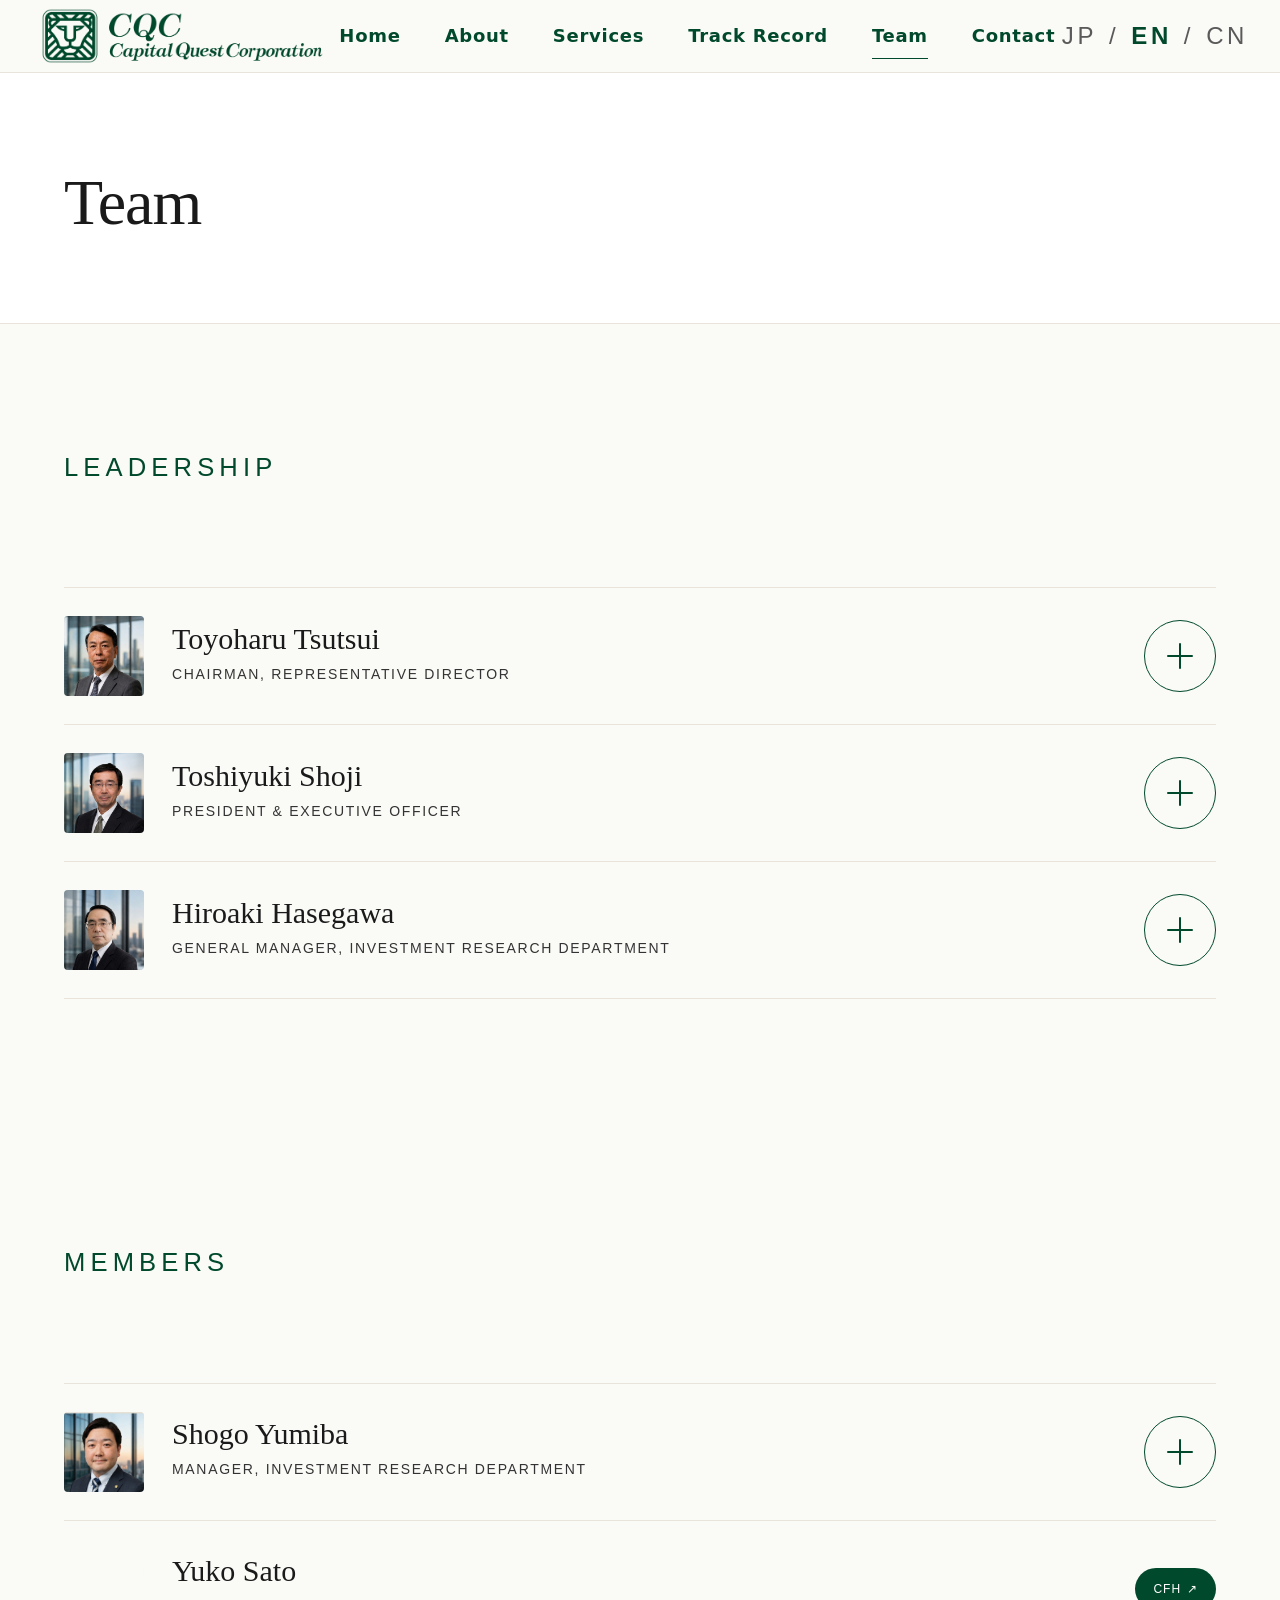
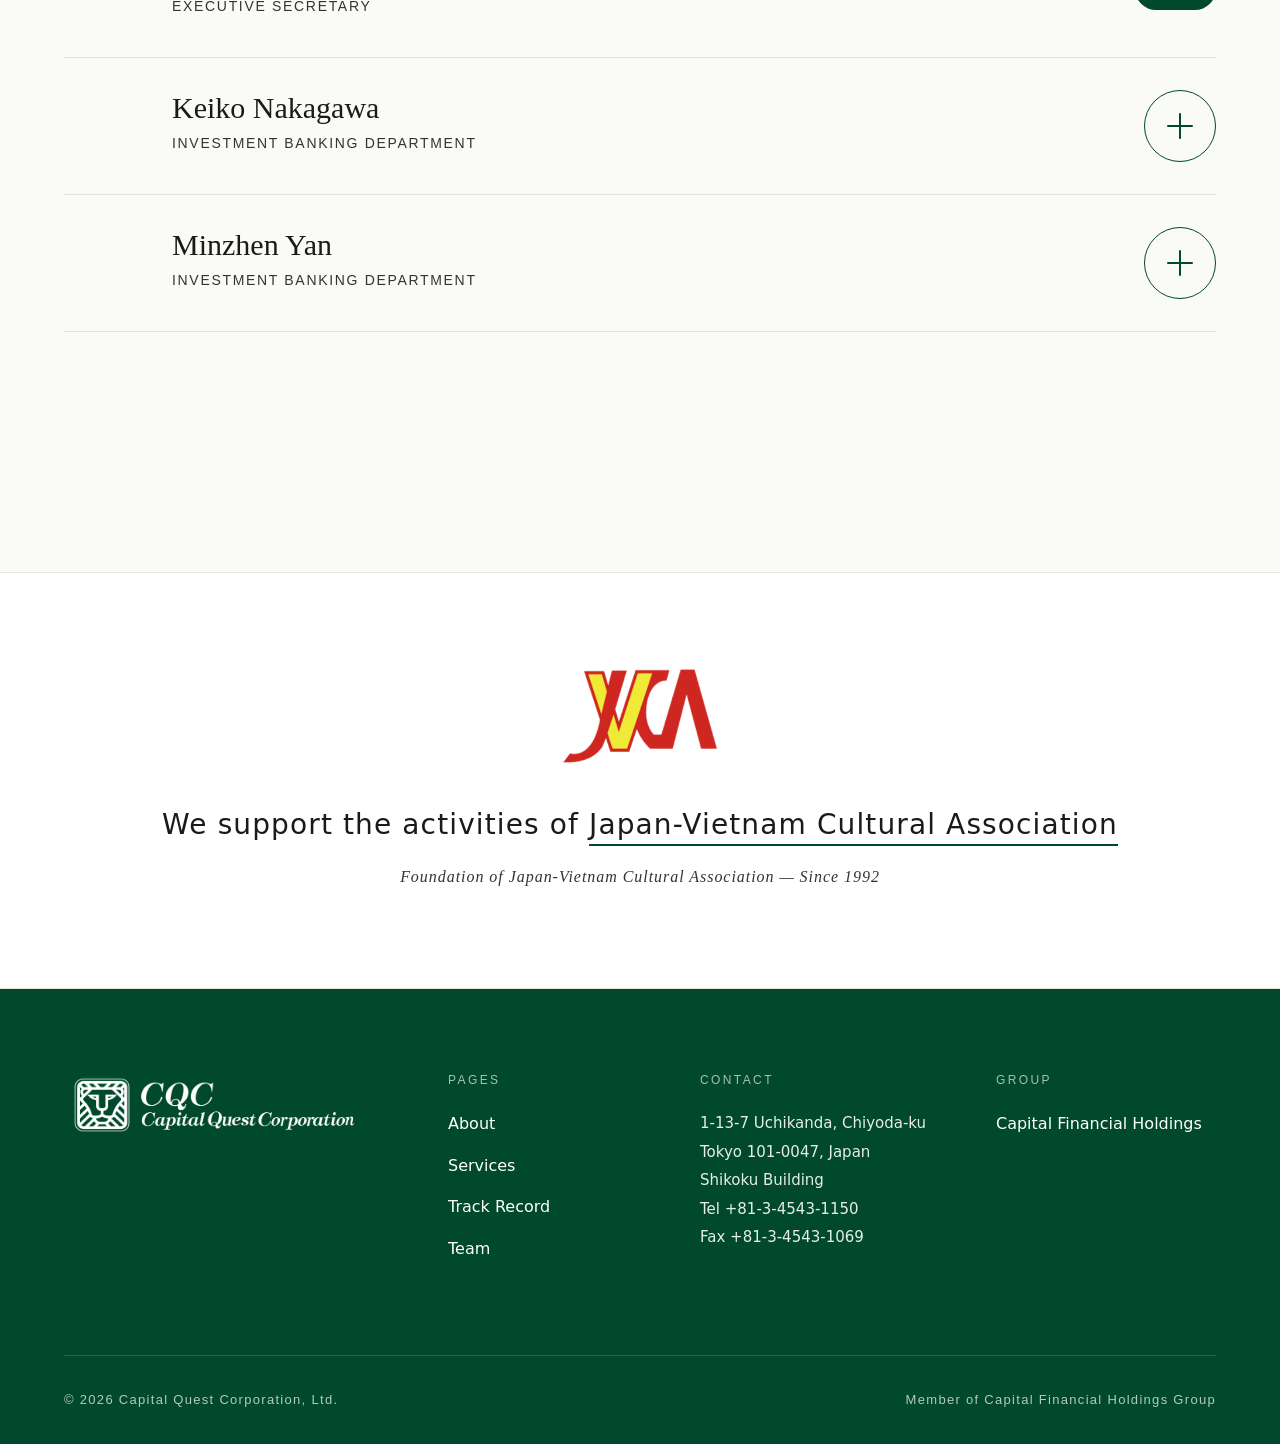
<file: en/team.html>
<!DOCTYPE html>
<html lang="en">
<head>
  <meta charset="UTF-8">
  <meta name="viewport" content="width=device-width, initial-scale=1">
  <title>Team | Capital Quest Corporation, Ltd.</title>
  <meta name="description" content="Three leadership and four members. An independent boutique offering an integrated platform across investment banking, principal investment, and institutional asset management.">
  <link rel="canonical" href="https://capital-qc.co.jp/en/team.html">
  <link rel="stylesheet" href="../assets/css/style.css?v=20260513d">
</head>
<body>

<header class="site-header">
  <div class="site-header__inner">
    <a href="index.html" class="site-logo" aria-label="Capital Quest Corporation, Ltd. - Home">
      <img src="../assets/logo/cqc/cqc-logo-transparent.png" alt="Capital Quest Corporation, Ltd.">
    </a>
    <button class="site-nav-toggle" type="button" aria-label="Open menu" aria-expanded="false" aria-controls="site-nav">
      <span class="site-nav-toggle__bar" aria-hidden="true"></span>
    </button>
    <nav class="site-nav" id="site-nav" aria-label="Global">
      <a href="index.html">Home</a>
      <a href="about.html">About</a>
      <a href="services.html">Services</a>
      <a href="track-record.html">Track Record</a>
      <a href="team.html" class="is-active">Team</a>
      <a href="mailto:info@capital-qc.co.jp?subject=Capital%20Quest%20Corporation%20Inquiry%20via%20Website">Contact</a>
    </nav>
    <div class="site-nav__lang" aria-label="Language switcher">
      <a href="../team.html">JP</a>
      <span aria-hidden="true">/</span>
      <span class="is-active">EN</span>
      <span aria-hidden="true">/</span>
      <a href="../cn/team.html">CN</a>
    </div>
  </div>
</header>

<main>
  <section class="page-hero">
    <div class="container">
      <h1>Team</h1>
    </div>
  </section>

  <!-- Leadership (3) -->
  <section class="team-section">
    <div class="container">
      <div class="section-header">
        <span class="eyebrow">Leadership</span>
      </div>

      <div class="people-list">

        <details class="person-card">
          <summary class="person-card__summary">
            <div class="person-card__photo">
              <img src="../assets/img/team/tsutsui.png" alt="Toyoharu Tsutsui">
            </div>
            <div class="person-card__head">
              <div class="person-card__name">Toyoharu Tsutsui</div>
              <span class="person-card__title">Chairman, Representative Director</span>
            </div>
            <span class="person-card__toggle" aria-hidden="true"></span>
          </summary>
          <div class="person-card__expanded">
            <p class="person-card__bio">Born in 1951 in Fukuoka, Japan. Built his career at Nomura Securities, Morgan Stanley, and CS First Boston (now UBS), where he served as Tokyo Branch Manager and Japan Representative, before establishing his own firm in 1996. For over 30 years he has led an independent financial holding company, and at CQC continues to be involved in final decision-making on outbound M&As by Japanese companies and inbound investment by foreign companies into Japan.</p>
            <div class="person-card__credentials">Wharton MBA · Harvard AMP · Over half a century of investment banking</div>

            <div class="person-card__detail">
              <p>Toyoharu Tsutsui led the acquisition of Tokyo Stock Exchange membership at two foreign investment banks and served as Tokyo Branch Manager and Japan Representative at CS First Boston Securities (now UBS), before launching his independent investment banking business on July 4, 1996. Over 30 years since establishment, he has built the firm into an independent financial holding company comprising six operating subsidiaries, engaged in securities, asset management, M&A advisory, private equity investment, and Vietnam operations. Mr. Tsutsui continues to oversee the entire group's management today.</p>
              <p>Co-founding member and Japan Representative of Global Alliance Partners (GAP), an international cross-border M&A alliance. Established in Hong Kong in 2008, GAP now spans independent investment banks across more than 20 countries. The alliance forms the foundation for delivering neutral, cross-border solutions, uniquely available from an independent firm, for outbound M&As by Japanese companies and inbound investment by foreign companies into Japan.</p>
              <p>Notable achievements at Nomura Securities include leading the 1981 Singapore IPO of Isetan (the first Singapore listing by a Japanese company, with a base of 2,500 individual shareholders) and securing the IPO mandate for Jurong Shipyard (IHI Group). Post-independence, key milestones include the 2003 acquisition of Prudential Life's Japan-based securities subsidiary (the launch of Capital Partners Securities), the successful execution of one of Japan's largest block trades, JPY 152.9 billion of Japanese equities, in March 2006, the formation in December 2006 of Japan's first Vietnam-focused fund (JPY 30 billion), and the launch of Capital Asset Management in 2010.</p>
              <p>External roles: Chairman of the Foundation of Japan-Vietnam Cultural Association (April 2006 – present, approx. 20 years); Director of the Noda Ikuei Foundation (public-interest); Member of the Kojunsha Society; Member of the Tokyo Rotary Club.</p>

              <h4>Career</h4>
              <ul class="career-timeline">
                <li><time>1974</time><span>Joined Nomura Securities Co., Ltd. (Kyoto Branch, Sales)</span></li>
                <li><time>1980</time><span>Singapore Nomura, Director / Executive Vice President</span></li>
                <li><time>1983</time><span>Joined Morgan Stanley Securities</span></li>
                <li><time>1988</time><span>First Boston Securities (Head of Investment Banking, Tokyo Branch Manager / Japan Representative, Director of the Japan Securities Dealers Association)</span></li>
                <li><time>1996</time><span>Founded Capital Partners Holdings Co., Ltd.; Representative Director (current)</span></li>
                <li><time>2008</time><span>Co-founded Global Alliance Partners; Japan Representative (current)</span></li>
                <li><time>2018</time><span>Established Capital Financial Holdings Co., Ltd.; Representative Director (current)</span></li>
                <li><time>2024</time><span>Capital Quest Corporation, Ltd. — Chairman, Representative Director (current)</span></li>
              </ul>

              <h4>Education</h4>
              <ul class="career-timeline">
                <li><time>1974</time><span>Kyushu University, Faculty of Economics, B.A. in Economics</span></li>
                <li><time>1978</time><span>The Wharton School, University of Pennsylvania, MBA</span></li>
                <li><time>1996</time><span>Harvard Business School, Advanced Management Program (AMP/ISMP)</span></li>
              </ul>
            </div>
          </div>
        </details>

        <details class="person-card">
          <summary class="person-card__summary">
            <div class="person-card__photo">
              <img src="../assets/img/team/shoji.png" alt="Toshiyuki Shoji">
            </div>
            <div class="person-card__head">
              <div class="person-card__name">Toshiyuki Shoji</div>
              <span class="person-card__title">President &amp; Executive Officer</span>
            </div>
            <span class="person-card__toggle" aria-hidden="true"></span>
          </summary>
          <div class="person-card__expanded">
            <p class="person-card__bio">Born in 1962 in Japan. Graduated from the University of Tokyo, Faculty of Law; Michigan MBA; CFA charterholder. Spent 23 years at Nomura Securities (including 8 years in New York) before joining Rakuten, MA Platform (Mori Trust Group), and Tokai Tokyo Securities, then joining Capital Quest. Brings deep expertise across M&A advisory, principal investment, and real estate finance, with broad involvement in real estate securitization (REITs, CMBS). At CQC he leads client-facing transaction decision-making at the front line.</p>
            <div class="person-card__credentials">Univ. of Tokyo · Michigan MBA · CFA · ~40 years in finance</div>

            <div class="person-card__detail">
              <p>Toshiyuki Shoji is CQC's head of execution, leveraging a 23-year career in investment banking and principal investment at Nomura Securities (8 years in New York), followed by experience in M&A advisory and principal investment at Rakuten, MA Platform, and Tokai Tokyo Securities.</p>
              <p>At Nomura, he was engaged in real estate finance and investment in both the US and Japan, alongside principal investment activities. His US-Japan real estate transaction experience extended into broad involvement with REITs and CMBS (Commercial Mortgage-Backed Securities) and other real estate securitizations.</p>
              <p>Post-Nomura, his career encompassed business development and corporate venture capital investment at Rakuten Group, large-scale international resort development strategy at MA Platform (Mori Trust Group), and M&A advisory at Tokai Tokyo Securities. This dual perspective, operating-company principal and advisor, has become CQC's distinct edge in translating between buyer- and seller-side logics to structure transactions.</p>
              <p>Areas of expertise: capital markets transactions, alternative investment, M&A and capital-raising advisory, and real estate finance and investment.</p>

              <h4>Career</h4>
              <ul class="career-timeline">
                <li><time>~2009</time><span>Nomura Securities (Tokyo &amp; New York, 23 years total; 8 years in NY. Investment banking, real estate finance &amp; investment, principal investment)</span></li>
                <li><time>~2010s</time><span>Rakuten Group (business development, venture and private equity investment)</span></li>
                <li><time>~2010s</time><span>MA Platform Co., Ltd. (Mori Trust Group; international resort development strategy)</span></li>
                <li><time>~2020s</time><span>Tokai Tokyo Securities and other financial institutions (M&A advisory)</span></li>
                <li><time>2026</time><span>Capital Quest Corporation, Ltd. — President &amp; Executive Officer (current)</span></li>
              </ul>

              <h4>Education &amp; Credentials</h4>
              <ul class="career-timeline">
                <li><span>The University of Tokyo, Faculty of Law</span></li>
                <li><span>University of Michigan, MBA</span></li>
                <li><span>CFA Institute, Chartered Financial Analyst</span></li>
              </ul>
              <a class="person-card__contact" href="mailto:t.shoji@capital-qc.co.jp?subject=Capital%20Quest%20Corporation%20Inquiry%20via%20Website" aria-label="Send email"></a>
            </div>
          </div>
        </details>

        <details class="person-card">
          <summary class="person-card__summary">
            <div class="person-card__photo">
              <img src="../assets/img/team/hasegawa.png" alt="Hiroaki Hasegawa">
            </div>
            <div class="person-card__head">
              <div class="person-card__name">Hiroaki Hasegawa</div>
              <span class="person-card__title">General Manager, Investment Research Department</span>
            </div>
            <span class="person-card__toggle" aria-hidden="true"></span>
          </summary>
          <div class="person-card__expanded">
            <p class="person-card__bio">Graduated from Keio University, Faculty of Business and Commerce. Joined Nomura Investment Advisory's Systems Promotion Office in 1986 and spent approximately 39 years in quantitative asset management at Nomura Group. Held positions including Head of Quantitative Investment at Nomura Asset Management Toshin and Senior Portfolio Manager in the Product Development and Advisory Investment teams. As one of Japan's leading practitioners of multi-asset quantitative model management, he supports the analytical foundation behind CQC's investment decisions, transaction analysis, and fund formation.</p>
              <div class="person-card__credentials">Keio Univ. · CMA · IT Passport · Career in quantitative management at Nomura Group</div>

            <div class="person-card__detail">
              <p>Hiroaki Hasegawa is CQC's head of investment research, having spent approximately 39 years in Nomura Group's asset management division, including pioneer work in quantitative modeling and advisory investment, since joining Nomura Investment Advisory's Systems Promotion Office, a pioneer of quantitative management in Japan, in 1986.</p>
              <p>From 1986 through 2001, over 15 years at Nomura Investment Advisory's Systems Promotion Office, he engaged in quantitative research, quantitative management, and overseas business alliances. His coverage spanned equity stock-selection models (alpha forecasting at the individual-stock level), asset allocation models (multi-asset allocation), foreign exchange models, and commodity models. He was at the core of the early adoption in Japan of quantitative management techniques imported from the US in the late 1980s.</p>
              <p>In 2001, he was appointed Head of Quantitative Investment (concurrently Senior Portfolio Manager) at Nomura Asset Management Toshin. From 2004, as Senior Portfolio Manager in Nomura Asset Management's Product Development team, he led the structuring and management of new products for nine years. From 2013, as Senior Portfolio Manager in the Advisory Investment team, he oversaw bespoke investment advisory and dedicated mandates for pension funds and institutional investors over 12 years.</p>
              <p>He brings to CQC his deep experience in long-term quantitative investment, new-product development, and institutional advisory at one of Japan's largest asset management firms, as the foundation supporting the quality of CQC's investment decisions, transaction analysis, and fund formation.</p>

              <h4>Career</h4>
              <ul class="career-timeline">
                <li><time>1986</time><span>Joined Nomura Investment Advisory Co., Ltd., Systems Promotion Office (quantitative research, quantitative management, overseas business alliances; equity stock-selection, asset allocation, FX and commodity model development)</span></li>
                <li><time>2001</time><span>Nomura Asset Management Toshin, Head of Quantitative Investment (concurrently Senior Portfolio Manager)</span></li>
                <li><time>2004</time><span>Nomura Asset Management Co., Ltd., Senior Portfolio Manager, Product Development team</span></li>
                <li><time>2013</time><span>Nomura Asset Management Co., Ltd., Senior Portfolio Manager, Advisory Investment team</span></li>
                <li><time>2025</time><span>Joined the Group; General Manager, Investment Research Department (current)</span></li>
              </ul>

              <h4>Education &amp; Credentials</h4>
              <ul class="career-timeline">
                <li><time>1980</time><span>Keio University, Faculty of Business and Commerce</span></li>
                <li><span>CMA (Chartered Member of the Securities Analysts Association of Japan)</span></li>
                <li><span>IT Passport (national qualification)</span></li>
              </ul>
              <a class="person-card__contact" href="mailto:h.hasegawa@capital-qc.co.jp?subject=Capital%20Quest%20Corporation%20Inquiry%20via%20Website" aria-label="Send email"></a>
            </div>
          </div>
        </details>

      </div>
    </div>
  </section>

  <!-- Members (4) -->
  <section class="members-section">
    <div class="container">
      <div class="section-header">
        <span class="eyebrow">Members</span>
      </div>

      <div class="people-list">

        <details class="person-card">
          <summary class="person-card__summary">
            <div class="person-card__photo">
              <img src="../assets/img/team/yumiba.jpg?v=20260501b" alt="Shogo Yumiba">
            </div>
            <div class="person-card__head">
              <div class="person-card__name">Shogo Yumiba</div>
              <span class="person-card__title">Manager, Investment Research Department</span>
            </div>
            <span class="person-card__toggle" aria-hidden="true"></span>
          </summary>
          <div class="person-card__expanded">
            <p class="person-card__bio">Born in Nagasaki, Japan in 1984. Joined CQC in 2026 after working at a securities firm, Sumitomo Mitsui DS Asset Management, and Capital Asset Management. As Manager at the Investment Research Department, he leads financial analysis, the preparation of Information Memoranda and other materials, and buyer-approach strategy for cross-border M&A transactions. Involved in sell-side FA assignments between Japan and Southeast Asia, real-estate-related M&As, and structured finance transactions. Also authors research on Vietnam-centered Southeast Asian macro and equity markets and periodic reports for institutional investors.</p>

            <div class="person-card__detail">
              <h4>Career</h4>
              <ul class="career-timeline">
                <li><time>2026</time><span>Capital Quest Corporation, Ltd., Investment Research Department, Manager (research, materials, and content production related to investment banking activities)</span></li>
                <li><time>2024</time><span>Capital Asset Management Co., Ltd., Marketing Division (distributor liaison, product onboarding, materials and content production)</span></li>
                <li><time>2016</time><span>Sumitomo Mitsui DS Asset Management Co., Ltd. (formerly Sumitomo Mitsui Asset Management), Investment Education &amp; Support Department (training, seminars, distributor management)</span></li>
                <li><time>2008</time><span>Shinko Securities Co., Ltd. (now Mizuho Securities), individual and corporate asset management consulting</span></li>
              </ul>
              <a class="person-card__contact" href="mailto:s.yumiba@capital-qc.co.jp?subject=Capital%20Quest%20Corporation%20Inquiry%20via%20Website" aria-label="Send email"></a>
            </div>
          </div>
        </details>

        <article class="person-card person-card--static">
          <div class="person-card__summary">
            <div class="person-card__photo person-card__photo--placeholder" aria-hidden="true"></div>
            <div class="person-card__head">
              <div class="person-card__name">Yuko Sato</div>
              <span class="person-card__title">Executive Secretary</span>
            </div>
            <a href="http://www.cfhd.co.jp/" class="person-card__link" target="_blank" rel="noopener noreferrer">CFH <span aria-hidden="true">↗</span></a>
          </div>
        </article>

        <details class="person-card">
          <summary class="person-card__summary">
            <div class="person-card__photo person-card__photo--placeholder" aria-hidden="true"></div>
            <div class="person-card__head">
              <div class="person-card__name">Keiko Nakagawa</div>
              <span class="person-card__title">Investment Banking Department</span>
            </div>
            <span class="person-card__toggle" aria-hidden="true"></span>
          </summary>
          <div class="person-card__expanded">
            <p class="person-card__bio">Graduated from Dokkyo University, Faculty of Foreign Languages, Department of English; studied at Iowa State University. Joined CQC in 2025 after working at Capital Partners Securities (Products) and Capital Asset Management (Marketing). At the Investment Banking Department, she oversees contract administration, product/transaction operations, and English-language proofreading of materials for institutional investors. Holds the EIKEN Grade 1, Class-1 Sales Representative, and Internal Control Manager qualifications.</p>

            <div class="person-card__detail">
              <h4>Education</h4>
              <ul class="career-timeline">
                <li><time>1993</time><span>Dokkyo University, Faculty of Foreign Languages, Department of English</span></li>
                <li><time>1990</time><span>Iowa State University (study abroad)</span></li>
              </ul>

              <h4>Career</h4>
              <ul class="career-timeline">
                <li><time>2025</time><span>Capital Quest Corporation, Ltd., Investment Banking Department</span></li>
                <li><time>2018</time><span>Capital Asset Management Co., Ltd., Marketing Department</span></li>
                <li><time>2015</time><span>Capital Partners Securities Co., Ltd., Products Division</span></li>
              </ul>

              <h4>Qualifications</h4>
              <ul class="career-timeline">
                <li><time>2021</time><span>EIKEN (Test in Practical English Proficiency) Grade 1</span></li>
                <li><time>2010</time><span>Internal Control Manager</span></li>
                <li><time>2009</time><span>Class-1 Sales Representative (Securities)</span></li>
                <li><time>2008</time><span>Bookkeeping Test (Nikkei) Level 2</span></li>
              </ul>
              <a class="person-card__contact" href="mailto:k.nakagawa@capital-qc.co.jp?subject=Capital%20Quest%20Corporation%20Inquiry%20via%20Website" aria-label="Send email"></a>
            </div>
          </div>
        </details>

        <details class="person-card">
          <summary class="person-card__summary">
            <div class="person-card__photo person-card__photo--placeholder" aria-hidden="true"></div>
            <div class="person-card__head">
              <div class="person-card__name">Minzhen Yan</div>
              <span class="person-card__title">Investment Banking Department</span>
            </div>
            <span class="person-card__toggle" aria-hidden="true"></span>
          </summary>
          <div class="person-card__expanded">
            <p class="person-card__bio">Born in mainland China in 2000. Graduated from China University of Political Science and Law (Bachelor of Laws); LL.M. from the University of Southern California. Held legal internships at King &amp; Wood Mallesons and ByteDance (Beijing) before joining CQC in 2025. Supports cross-border transactions in China and Hong Kong at the Investment Banking Department, including contract review and on-the-ground research. Trilingual in Japanese, Chinese (Mandarin / Cantonese), and English.</p>

            <div class="person-card__detail">
              <p>Brings expertise in Chinese law and cross-border transaction practice to CQC's Investment Banking Department, supporting transactions in Greater China, including contract review, on-the-ground research, and trilingual communication and translation, to underpin the structuring and execution of Greater China transactions.</p>

              <h4>Education</h4>
              <ul class="career-timeline">
                <li><span>China University of Political Science and Law, Faculty of Law</span></li>
                <li><span>University of Southern California, LL.M.</span></li>
              </ul>

              <h4>Career</h4>
              <ul class="career-timeline">
                <li><time>2025</time><span>Capital Quest Corporation, Ltd., Investment Banking Department</span></li>
                <li><span>King &amp; Wood Mallesons (legal intern)</span></li>
                <li><span>ByteDance (legal intern)</span></li>
              </ul>

              <h4>Languages &amp; Qualifications</h4>
              <ul class="career-timeline">
                <li><span>Trilingual in Japanese, Chinese (Mandarin / Cantonese), and English</span></li>
                <li><span>Class-1 Sales Representative (Securities)</span></li>
                <li><span>AI Passport</span></li>
              </ul>
              <a class="person-card__contact" href="mailto:m.yan@capital-qc.co.jp?subject=Capital%20Quest%20Corporation%20Inquiry%20via%20Website" aria-label="Send email"></a>
            </div>
          </div>
        </details>

      </div>
    </div>
  </section>

</main>

<!-- JVCA Support Section -->
<section class="site-support" aria-label="JVCA support">
  <div class="container">
    <div class="site-support__inner">
      <div class="site-support__logo">
        <img src="../assets/img/group/jvca.png" alt="JVCA — Japan-Vietnam Cultural Association">
      </div>
      <div class="site-support__text">
        <p class="site-support__line">We support the activities of <a href="https://www.jvca.or.jp/" target="_blank" rel="noopener noreferrer">Japan-Vietnam Cultural Association</a></p>
        <p class="site-support__since">Foundation of Japan-Vietnam Cultural Association — Since 1992</p>
      </div>
    </div>
  </div>
</section>

<footer class="site-footer">
  <div class="container">
<div class="site-footer__grid">
      <div class="site-footer__brand">
        <img src="../assets/logo/cqc/cqc-logo-white.png" alt="Capital Quest Corporation, Ltd.">
      </div>
      <div class="site-footer__col">
        <h4>Pages</h4>
        <ul>
          <li><a href="about.html">About</a></li>
          <li><a href="services.html">Services</a></li>
          <li><a href="track-record.html">Track Record</a></li>
          <li><a href="team.html">Team</a></li>
        </ul>
      </div>
      <div class="site-footer__col">
        <h4>Contact</h4>
        <address>
          1-13-7 Uchikanda, Chiyoda-ku<br>
          Tokyo 101-0047, Japan<br>
          Shikoku Building<br>
          Tel +81-3-4543-1150<br>
          Fax +81-3-4543-1069
        </address>
      </div>
      <div class="site-footer__col">
        <h4>Group</h4>
        <ul>
          <li>Capital Financial Holdings</li>
        </ul>
      </div>

    </div>
    <div class="site-footer__bottom">
      <span>&copy; 2026 Capital Quest Corporation, Ltd.</span>
      <span>Member of Capital Financial Holdings Group</span>
    </div>
  </div>
</footer>

<script src="../assets/js/site.js?v=20260513a" defer></script>
</body>
</html>
</file>
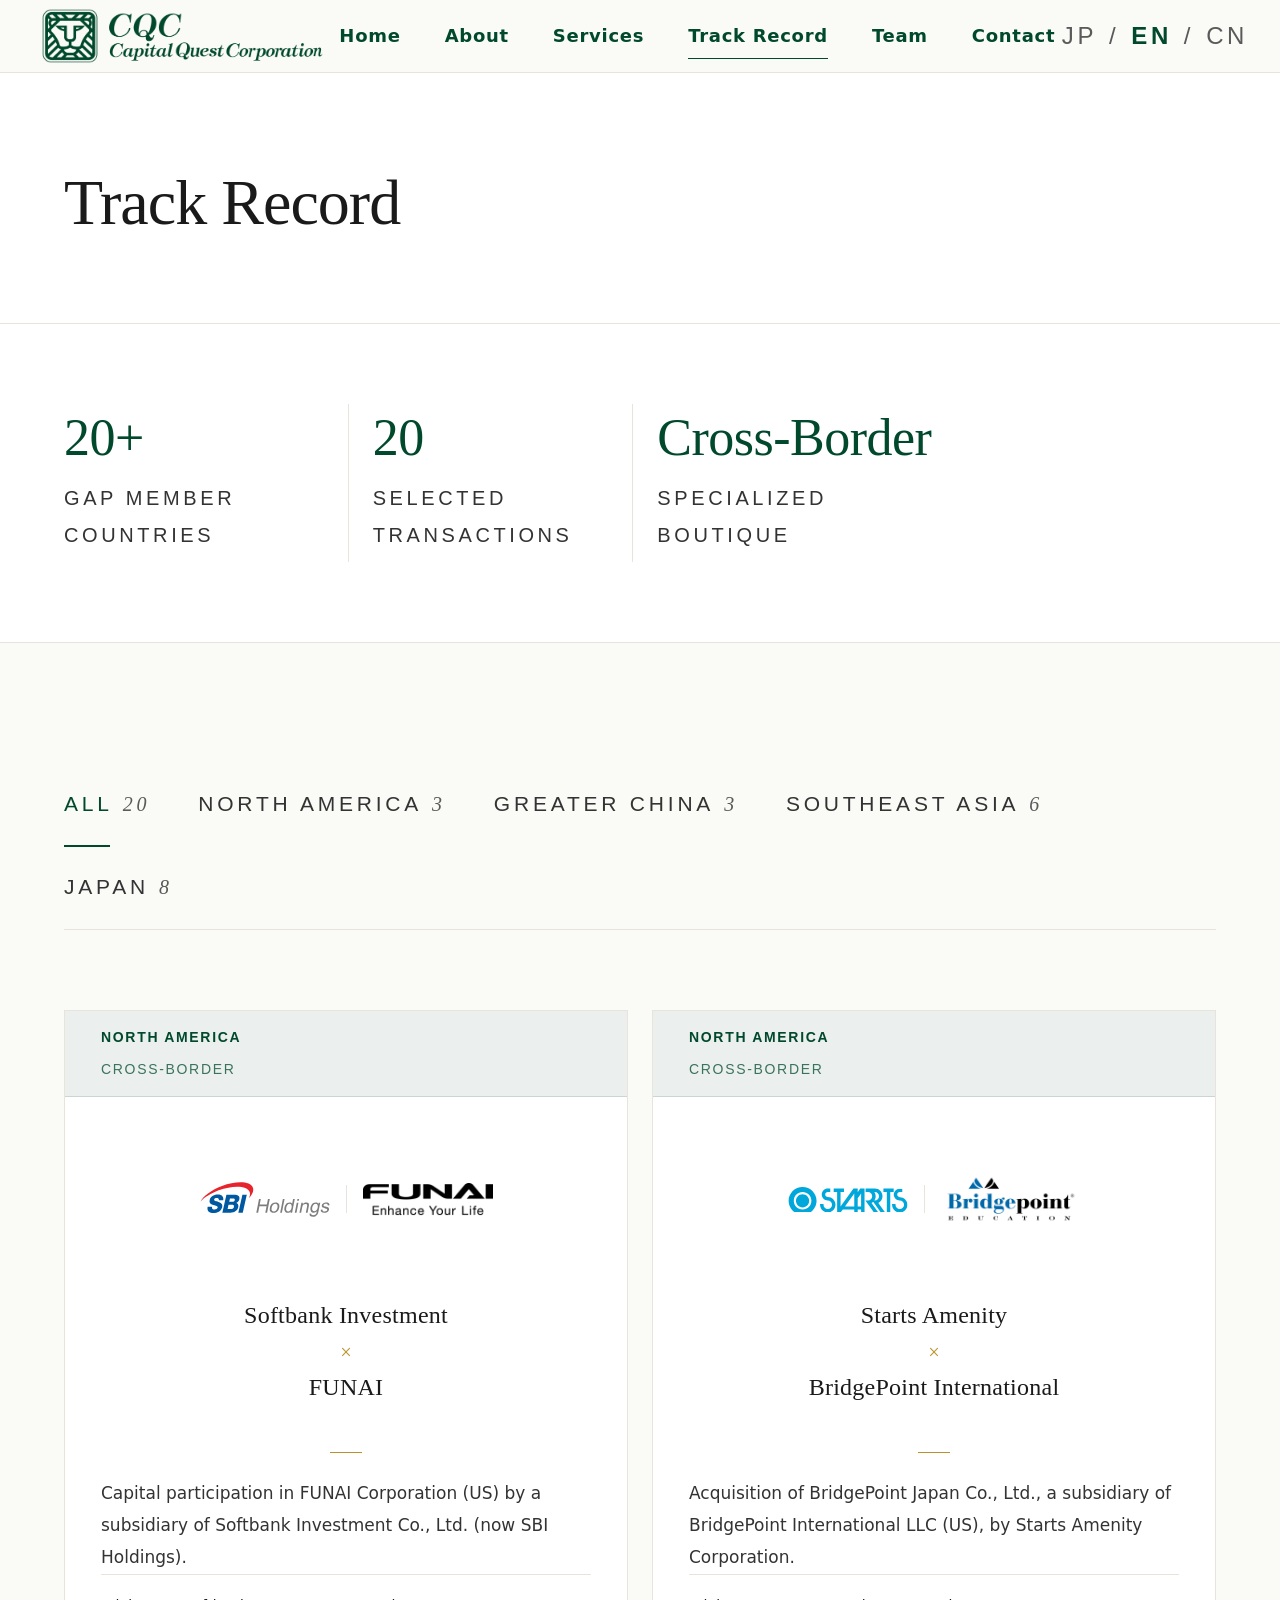
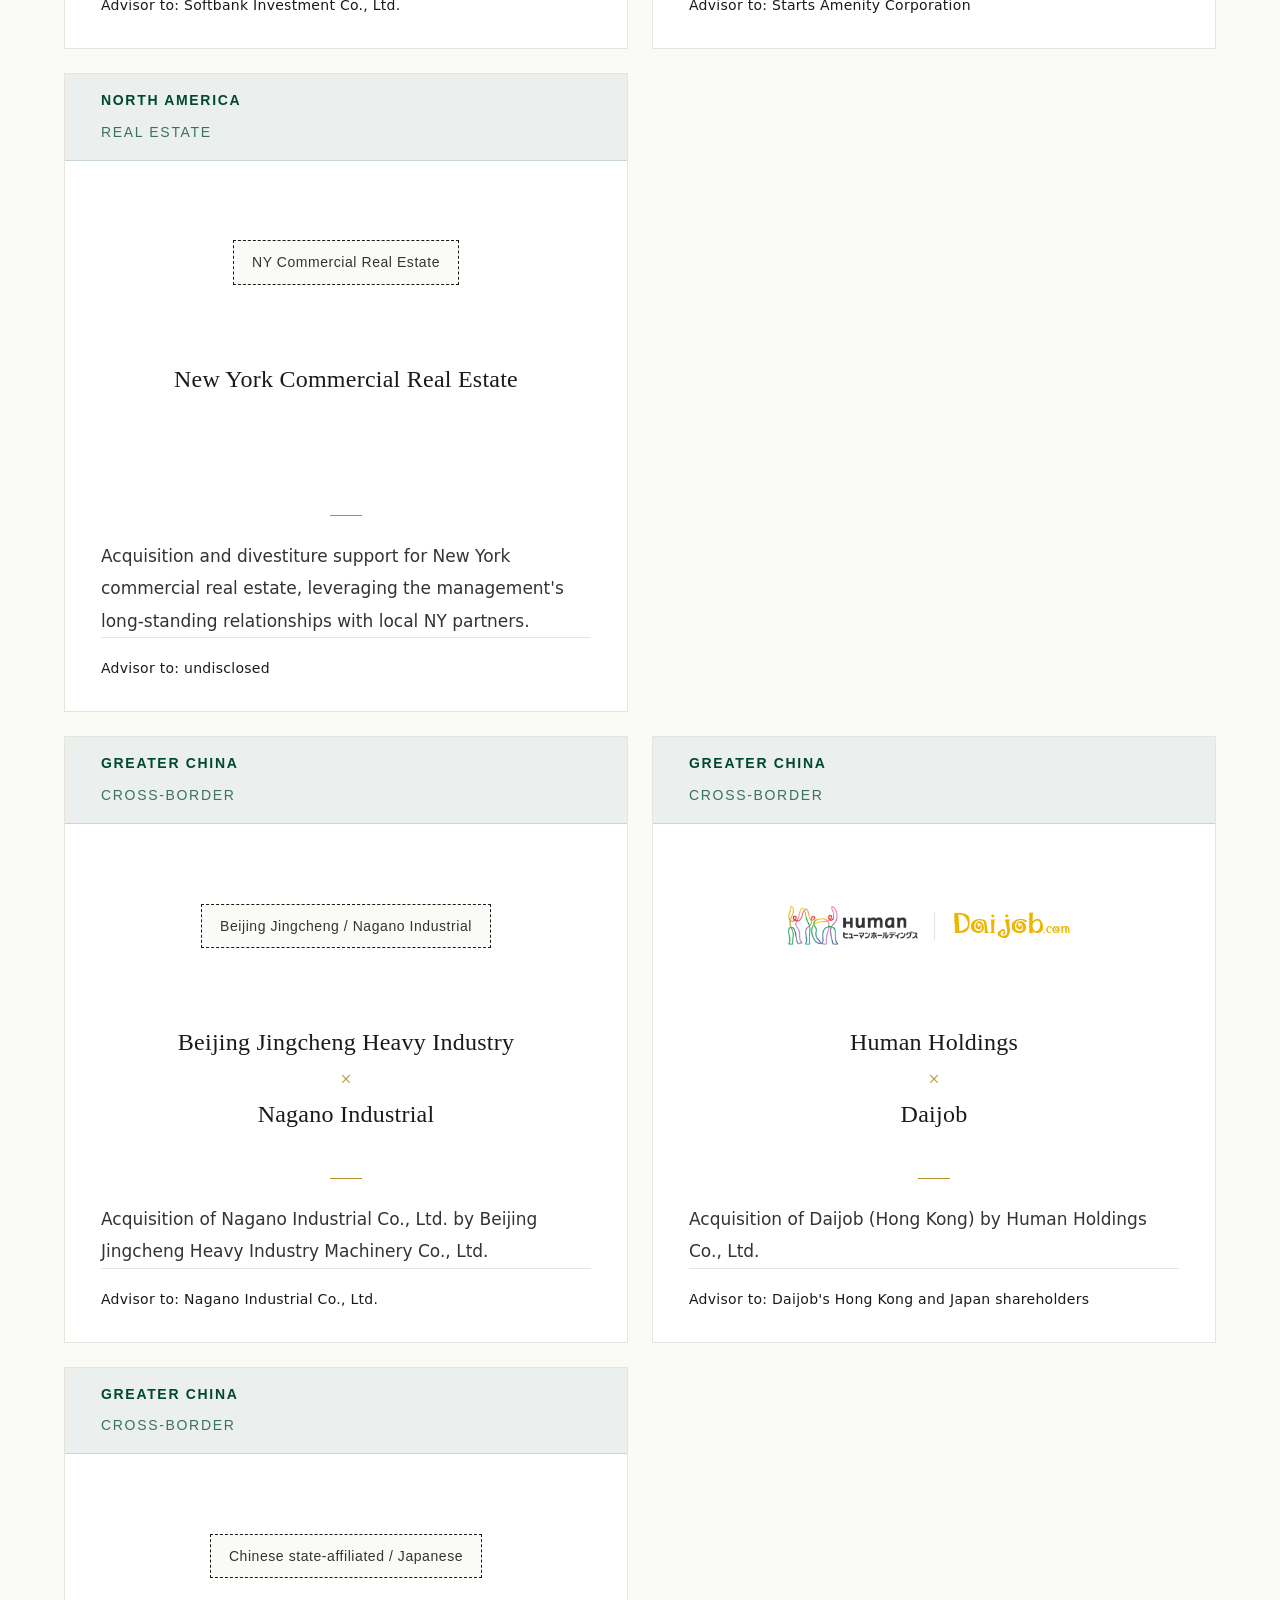
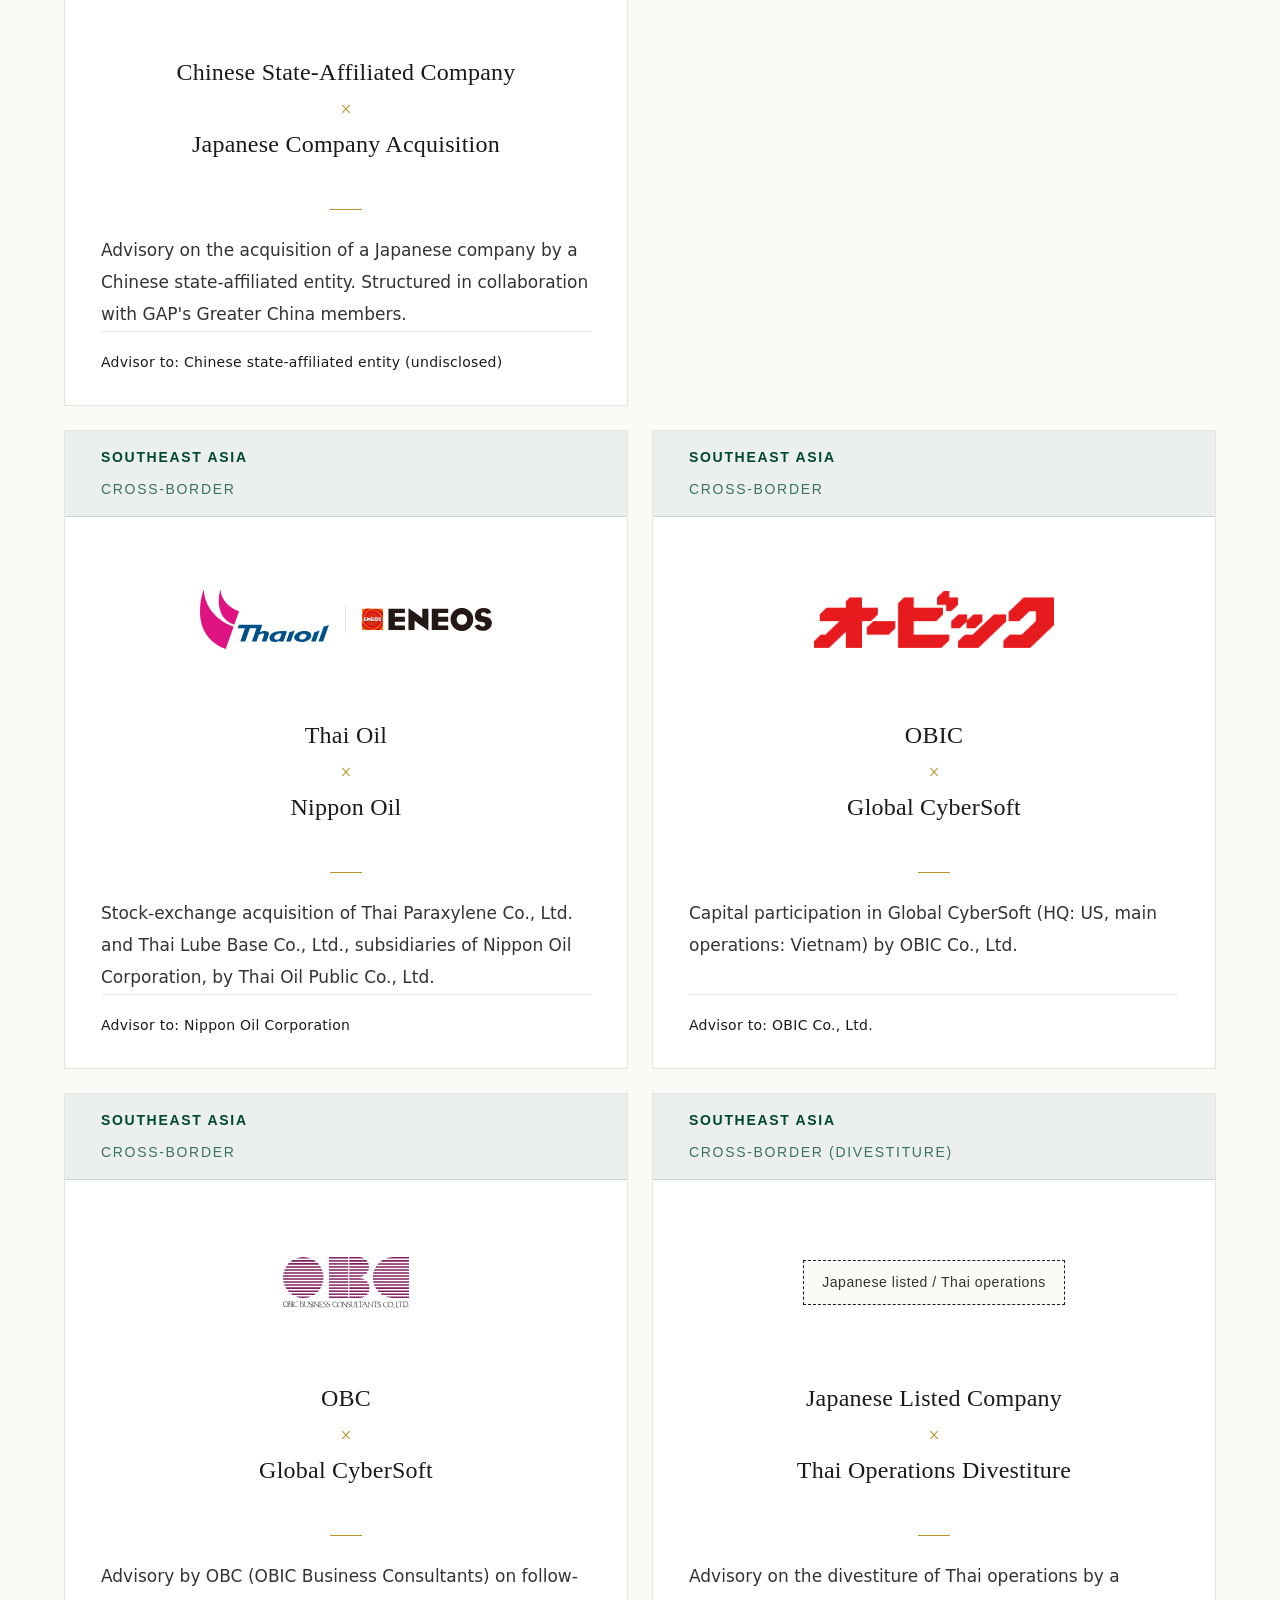
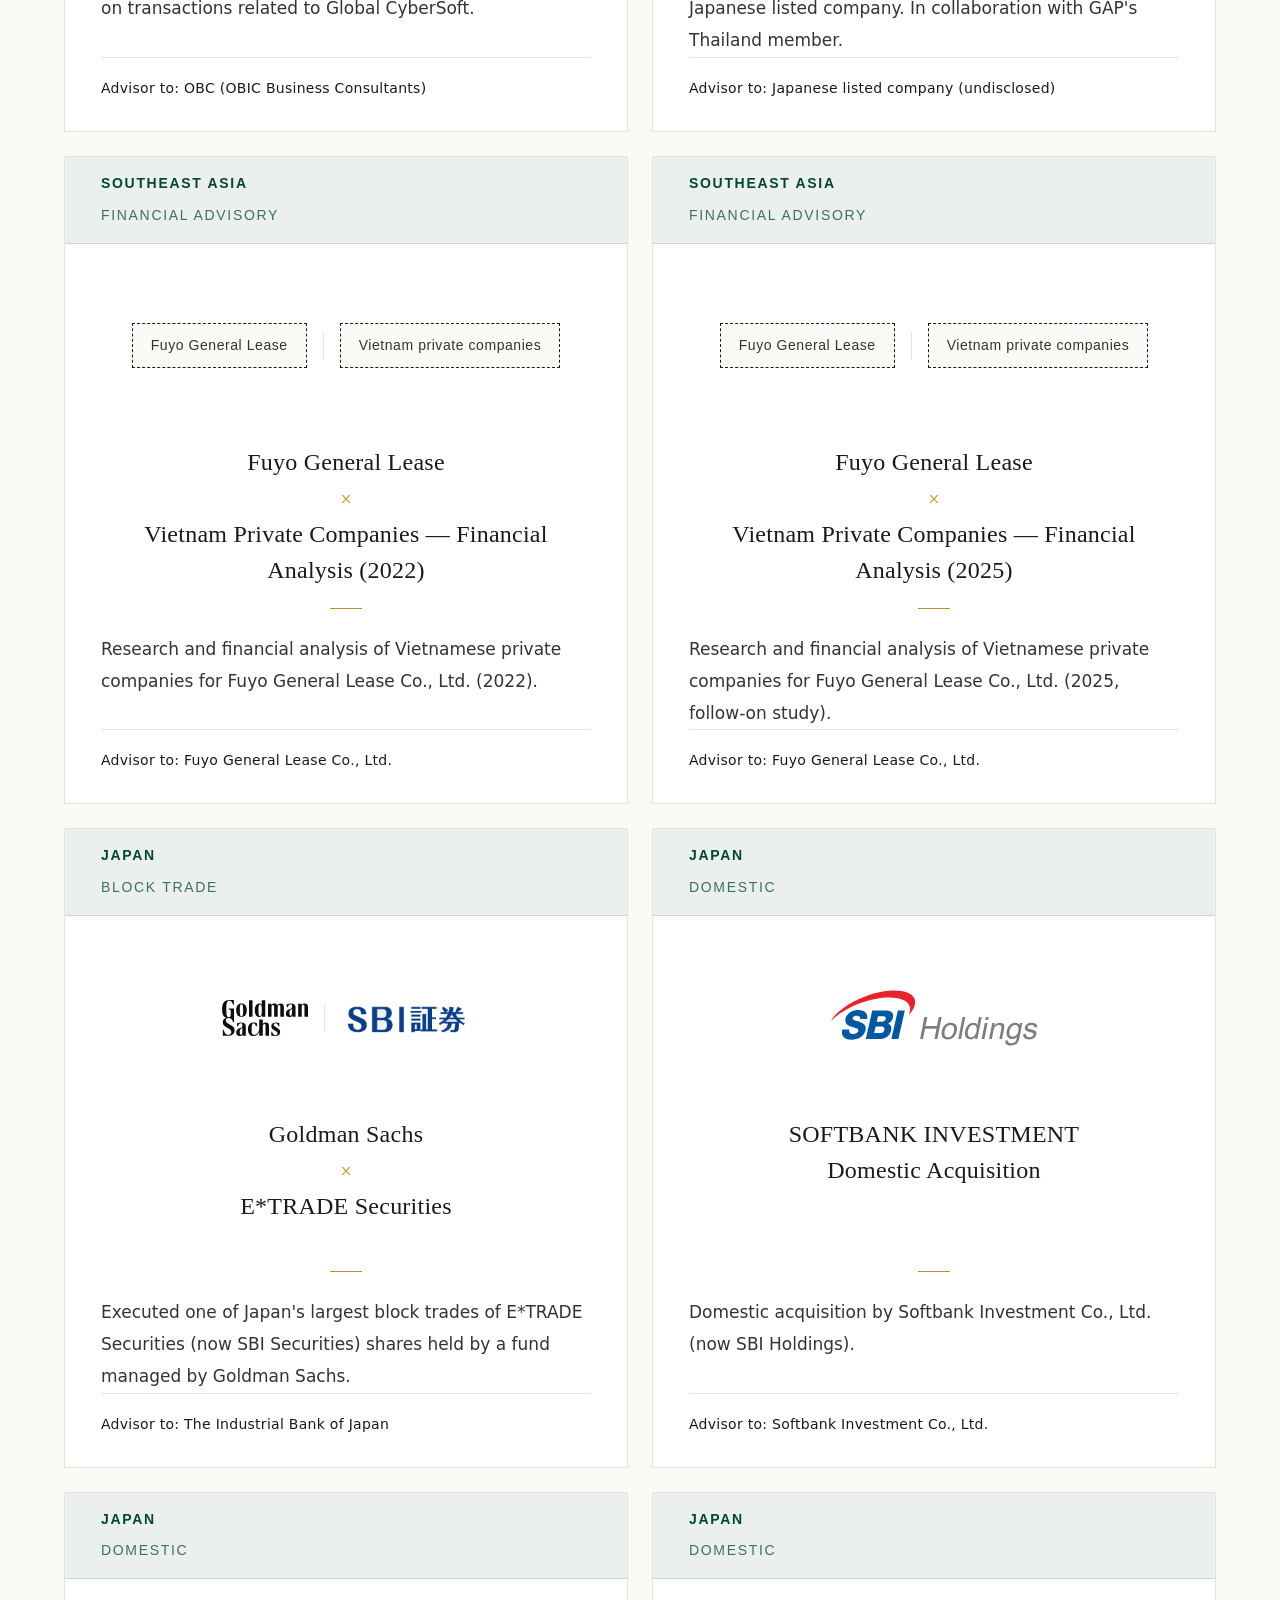
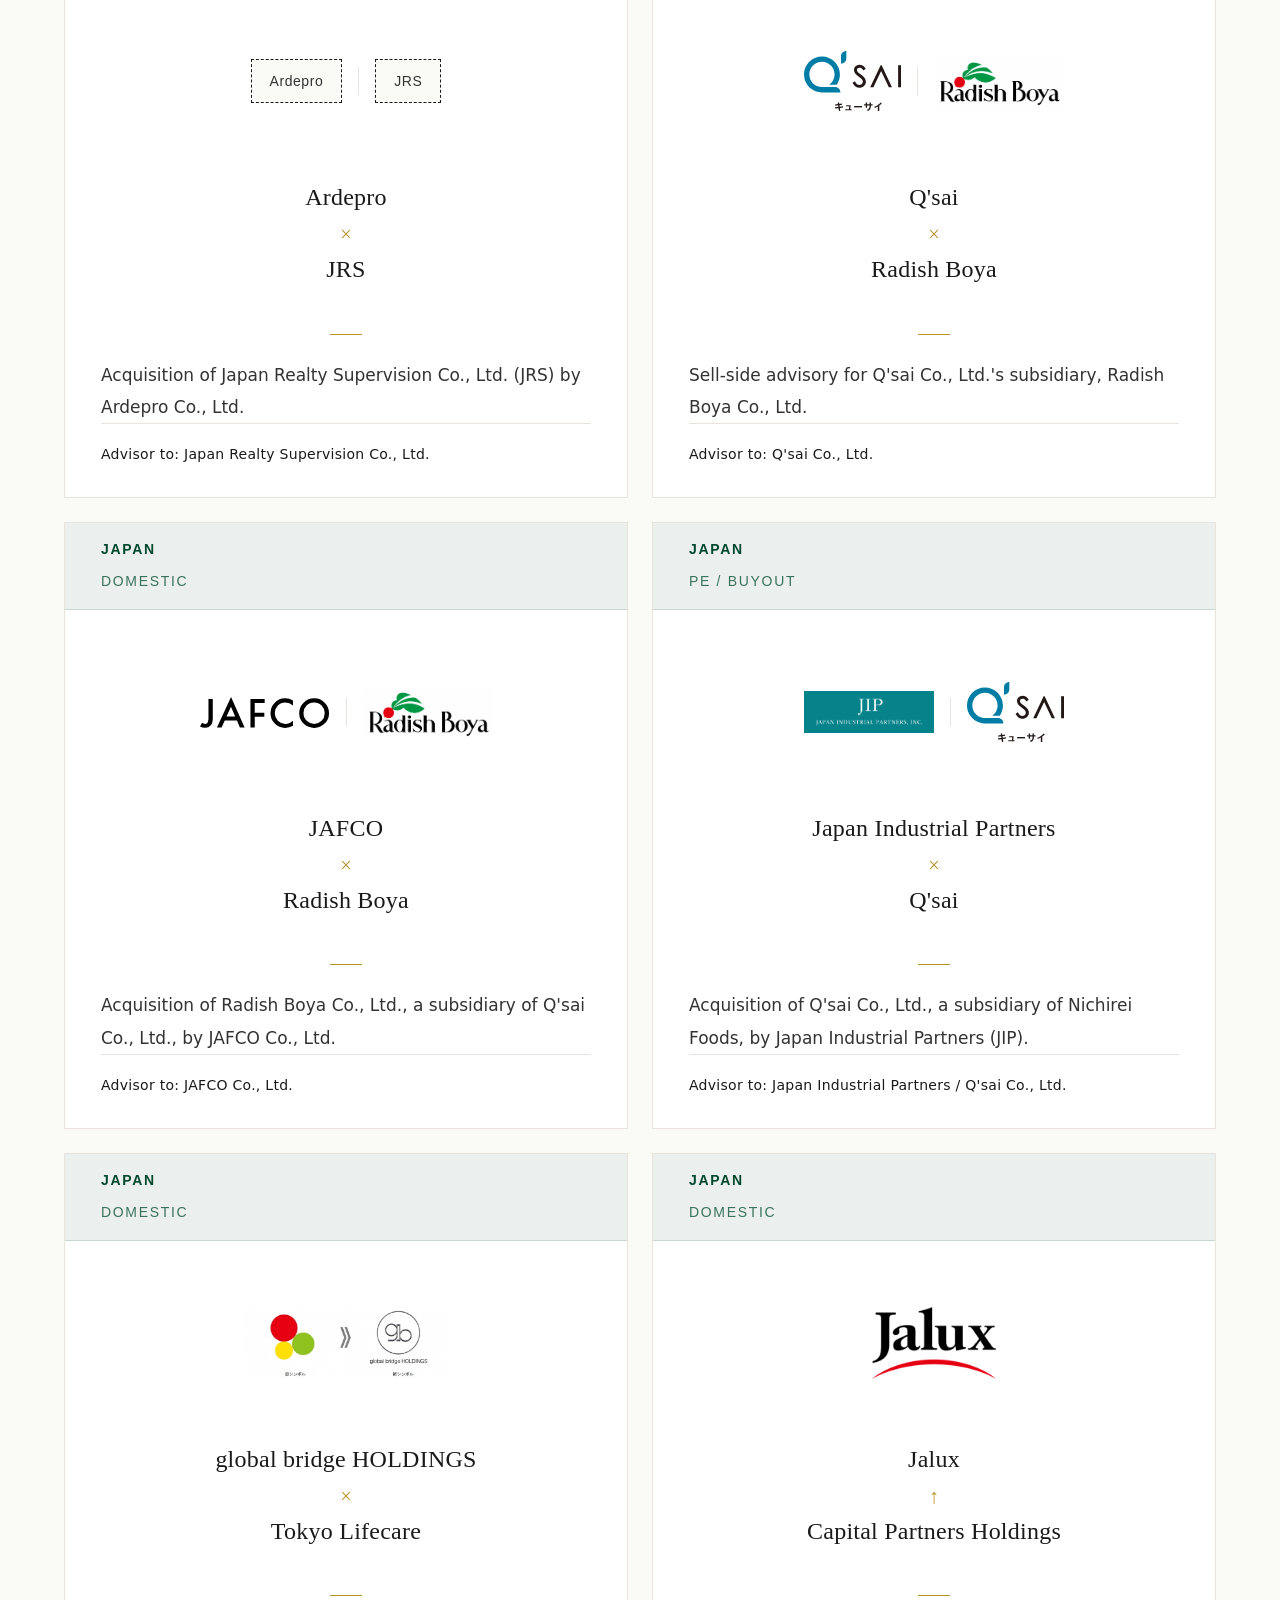
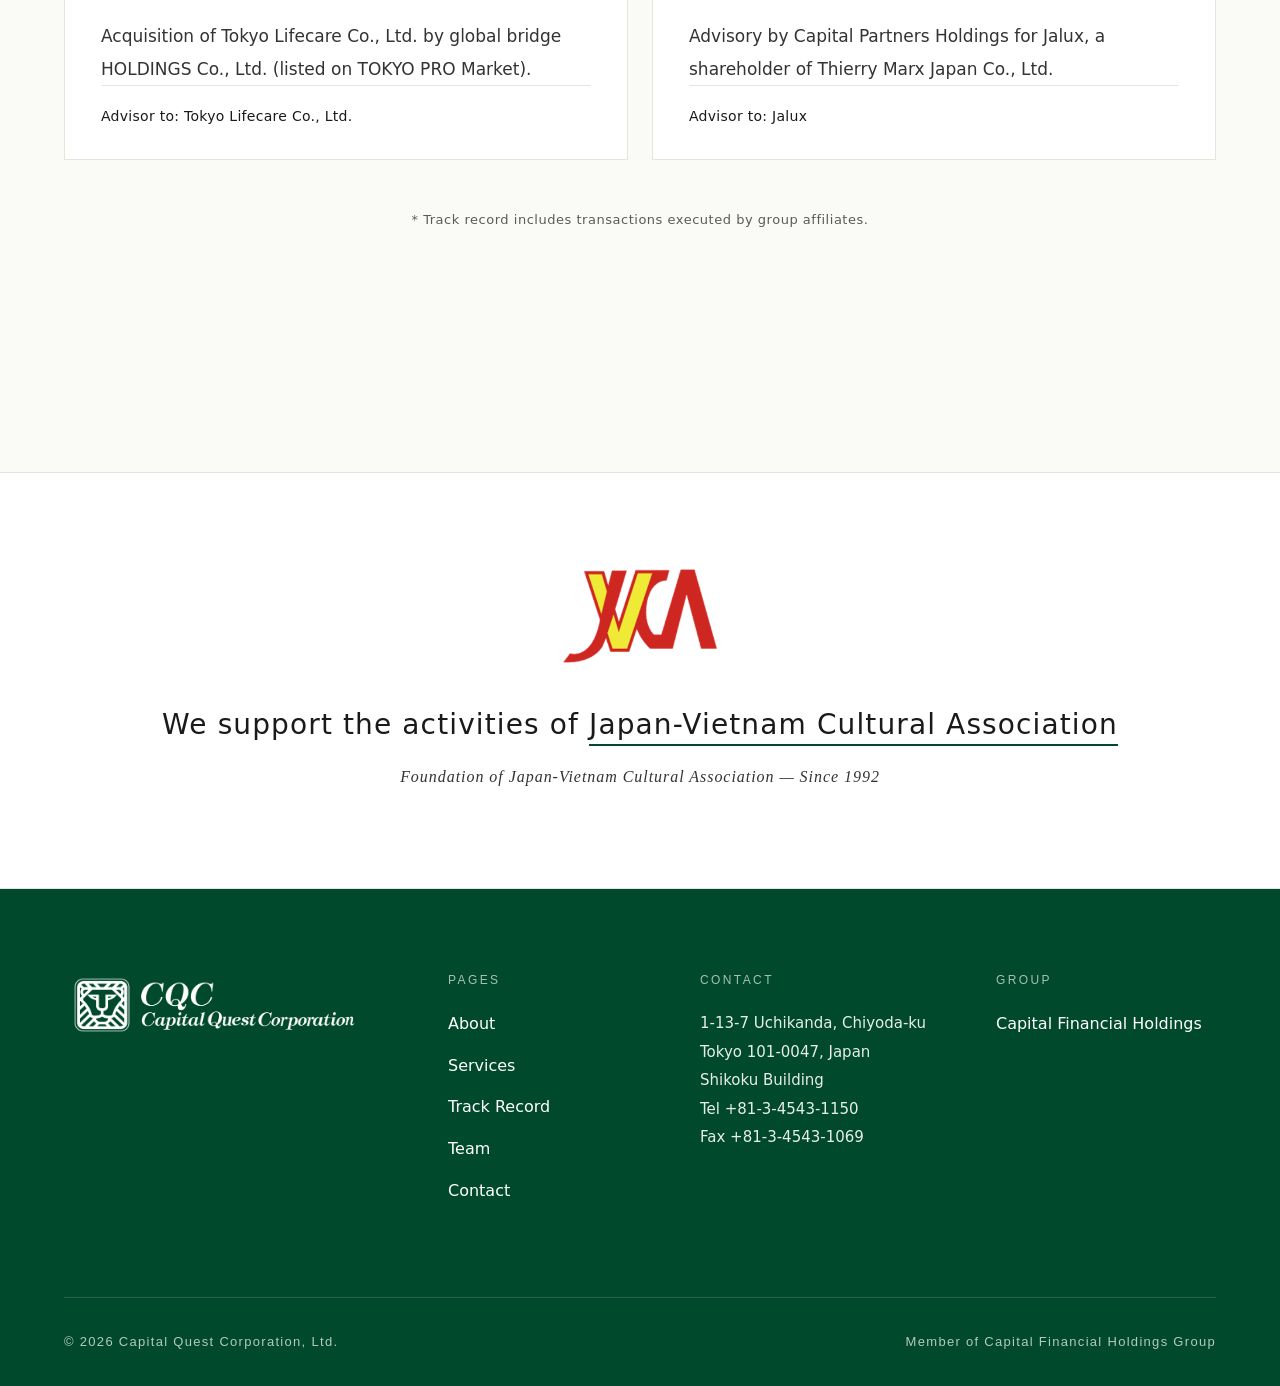
<file: en/track-record.html>
<!DOCTYPE html>
<html lang="en">
<head>
  <meta charset="UTF-8">
  <meta name="viewport" content="width=device-width, initial-scale=1">
  <title>Track Record | Capital Quest Corporation, Ltd.</title>
  <meta name="description" content="Selected transactions involving CFH Group and GAP network — cross-border and domestic M&A, real estate, and structured finance.">
  <link rel="canonical" href="https://capital-qc.co.jp/en/track-record.html">
  <link rel="stylesheet" href="../assets/css/style.css?v=20260513d">
</head>
<body>

<header class="site-header">
  <div class="site-header__inner">
    <a href="index.html" class="site-logo" aria-label="Capital Quest Corporation, Ltd. - Home">
      <img src="../assets/logo/cqc/cqc-logo-transparent.png" alt="Capital Quest Corporation, Ltd.">
    </a>
    <button class="site-nav-toggle" type="button" aria-label="Open menu" aria-expanded="false" aria-controls="site-nav">
      <span class="site-nav-toggle__bar" aria-hidden="true"></span>
    </button>
    <nav class="site-nav" id="site-nav" aria-label="Global">
      <a href="index.html">Home</a>
      <a href="about.html">About</a>
      <a href="services.html">Services</a>
      <a href="track-record.html" class="is-active">Track Record</a>
      <a href="team.html">Team</a>
      <a href="mailto:info@capital-qc.co.jp?subject=Capital%20Quest%20Corporation%20Inquiry%20via%20Website">Contact</a>
    </nav>
    <div class="site-nav__lang" aria-label="Language switcher">
      <a href="../track-record.html">JP</a>
      <span aria-hidden="true">/</span>
      <span class="is-active">EN</span>
      <span aria-hidden="true">/</span>
      <a href="../cn/track-record.html">CN</a>
    </div>
  </div>
</header>

<main>
  <section class="page-hero">
    <div class="container">
      <h1>Track Record</h1>
    </div>
  </section>

  <!-- Stats Banner -->
  <section class="track-stats">
    <div class="container">
      <div class="track-stats__grid">
        <div class="track-stats__item">
          <div class="track-stats__num"><span class="num">20+</span></div>
          <div class="track-stats__label">GAP Member Countries</div>
        </div>
        <div class="track-stats__item">
          <div class="track-stats__num"><span class="num">20</span></div>
          <div class="track-stats__label">Selected Transactions</div>
        </div>
        <div class="track-stats__item">
          <div class="track-stats__num"><span class="num">Cross-Border</span></div>
          <div class="track-stats__label">Specialized Boutique</div>
        </div>
      </div>
    </div>
  </section>

  <!-- Region Tabs -->
  <section class="track-section">
    <div class="container">

      <div class="track-tabs" role="tablist" aria-label="Region filter">
        <button class="track-tab is-active" role="tab" aria-selected="true" data-target="track-all">
          All<span class="track-tab__count">20</span>
        </button>
        <button class="track-tab" role="tab" aria-selected="false" data-target="track-na">
          North America<span class="track-tab__count">3</span>
        </button>
        <button class="track-tab" role="tab" aria-selected="false" data-target="track-gc">
          Greater China<span class="track-tab__count">3</span>
        </button>
        <button class="track-tab" role="tab" aria-selected="false" data-target="track-sea">
          Southeast Asia<span class="track-tab__count">6</span>
        </button>
        <button class="track-tab" role="tab" aria-selected="false" data-target="track-jp">
          Japan<span class="track-tab__count">8</span>
        </button>
      </div>

      <!-- NORTH AMERICA (3 cases) -->
      <div class="track-panel" id="track-na" data-region="na" role="tabpanel">
        <div class="track-grid">

          <article class="tx-card">
            <div class="tx-card__head">
              <span class="tx-card__region">North America</span>
              <span class="tx-card__type">Cross-Border</span>
            </div>
            <div class="tx-card__logo tx-card__logo--dual">
              <img src="../assets/img/track-record/logos/sbi-holdings.svg" alt="Softbank Investment (now SBI Holdings)" class="tx-card__logo-img">
              <span class="tx-card__logo-sep" aria-hidden="true"></span>
              <img src="../assets/img/track-record/logos/funai.png" alt="FUNAI" class="tx-card__logo-img">
            </div>
            <h3 class="tx-card__title">Softbank Investment<br><span class="tx-card__title-sep">×</span><br>FUNAI</h3>
            <span class="tx-card__rule" aria-hidden="true"></span>
            <p class="tx-card__desc jp-justify">Capital participation in FUNAI Corporation (US) by a subsidiary of Softbank Investment Co., Ltd. (now SBI Holdings).</p>
            <div class="tx-card__foot">
              <div class="tx-card__advisor">Advisor to: Softbank Investment Co., Ltd.</div>
            </div>
          </article>

          <article class="tx-card">
            <div class="tx-card__head">
              <span class="tx-card__region">North America</span>
              <span class="tx-card__type">Cross-Border</span>
            </div>
            <div class="tx-card__logo tx-card__logo--dual">
              <img src="../assets/img/track-record/logos/starts.svg" alt="Starts Amenity" class="tx-card__logo-img">
              <span class="tx-card__logo-sep" aria-hidden="true"></span>
              <img src="../assets/img/track-record/logos/bridgepoint.png" alt="BridgePoint International" class="tx-card__logo-img">
            </div>
            <h3 class="tx-card__title">Starts Amenity<br><span class="tx-card__title-sep">×</span><br>BridgePoint International</h3>
            <span class="tx-card__rule" aria-hidden="true"></span>
            <p class="tx-card__desc jp-justify">Acquisition of BridgePoint Japan Co., Ltd., a subsidiary of BridgePoint International LLC (US), by Starts Amenity Corporation.</p>
            <div class="tx-card__foot">
              <div class="tx-card__advisor">Advisor to: Starts Amenity Corporation</div>
            </div>
          </article>

          <article class="tx-card">
            <div class="tx-card__head">
              <span class="tx-card__region">North America</span>
              <span class="tx-card__type">Real Estate</span>
            </div>
            <div class="tx-card__logo" aria-hidden="true">
              <span class="tx-card__logo-mark">NY Commercial Real Estate</span>
            </div>
            <h3 class="tx-card__title">New York Commercial Real Estate</h3>
            <span class="tx-card__rule" aria-hidden="true"></span>
            <p class="tx-card__desc jp-justify">Acquisition and divestiture support for New York commercial real estate, leveraging the management's long-standing relationships with local NY partners.</p>
            <div class="tx-card__foot">
              <div class="tx-card__advisor">Advisor to: undisclosed</div>
            </div>
          </article>

        </div>
      </div>

      <!-- GREATER CHINA (3 cases) -->
      <div class="track-panel" id="track-gc" data-region="gc" role="tabpanel">
        <div class="track-grid">

          <article class="tx-card">
            <div class="tx-card__head">
              <span class="tx-card__region">Greater China</span>
              <span class="tx-card__type">Cross-Border</span>
            </div>
            <div class="tx-card__logo" aria-hidden="true">
              <span class="tx-card__logo-mark">Beijing Jingcheng / Nagano Industrial</span>
            </div>
            <h3 class="tx-card__title">Beijing Jingcheng Heavy Industry<br><span class="tx-card__title-sep">×</span><br>Nagano Industrial</h3>
            <span class="tx-card__rule" aria-hidden="true"></span>
            <p class="tx-card__desc jp-justify">Acquisition of Nagano Industrial Co., Ltd. by Beijing Jingcheng Heavy Industry Machinery Co., Ltd.</p>
            <div class="tx-card__foot">
              <div class="tx-card__advisor">Advisor to: Nagano Industrial Co., Ltd.</div>
            </div>
          </article>

          <article class="tx-card">
            <div class="tx-card__head">
              <span class="tx-card__region">Greater China</span>
              <span class="tx-card__type">Cross-Border</span>
            </div>
            <div class="tx-card__logo tx-card__logo--dual">
              <img src="../assets/img/track-record/logos/human-holdings.png" alt="Human Holdings" class="tx-card__logo-img">
              <span class="tx-card__logo-sep" aria-hidden="true"></span>
              <img src="../assets/img/track-record/logos/daijob.svg" alt="Daijob" class="tx-card__logo-img">
            </div>
            <h3 class="tx-card__title">Human Holdings<br><span class="tx-card__title-sep">×</span><br>Daijob</h3>
            <span class="tx-card__rule" aria-hidden="true"></span>
            <p class="tx-card__desc jp-justify">Acquisition of Daijob (Hong Kong) by Human Holdings Co., Ltd.</p>
            <div class="tx-card__foot">
              <div class="tx-card__advisor">Advisor to: Daijob's Hong Kong and Japan shareholders</div>
            </div>
          </article>

          <article class="tx-card">
            <div class="tx-card__head">
              <span class="tx-card__region">Greater China</span>
              <span class="tx-card__type">Cross-Border</span>
            </div>
            <div class="tx-card__logo" aria-hidden="true">
              <span class="tx-card__logo-mark">Chinese state-affiliated / Japanese</span>
            </div>
            <h3 class="tx-card__title">Chinese State-Affiliated Company<br><span class="tx-card__title-sep">×</span><br>Japanese Company Acquisition</h3>
            <span class="tx-card__rule" aria-hidden="true"></span>
            <p class="tx-card__desc jp-justify">Advisory on the acquisition of a Japanese company by a Chinese state-affiliated entity. Structured in collaboration with GAP's Greater China members.</p>
            <div class="tx-card__foot">
              <div class="tx-card__advisor">Advisor to: Chinese state-affiliated entity (undisclosed)</div>
            </div>
          </article>

        </div>
      </div>

      <!-- SOUTHEAST ASIA (6 cases) -->
      <div class="track-panel" id="track-sea" data-region="sea" role="tabpanel">
        <div class="track-grid">

          <article class="tx-card">
            <div class="tx-card__head">
              <span class="tx-card__region">Southeast Asia</span>
              <span class="tx-card__type">Cross-Border</span>
            </div>
            <div class="tx-card__logo tx-card__logo--dual">
              <img src="../assets/img/track-record/logos/thai-oil.svg" alt="Thai Oil" class="tx-card__logo-img">
              <span class="tx-card__logo-sep" aria-hidden="true"></span>
              <img src="../assets/img/track-record/logos/eneos.svg" alt="Nippon Oil (now ENEOS)" class="tx-card__logo-img">
            </div>
            <h3 class="tx-card__title">Thai Oil<br><span class="tx-card__title-sep">×</span><br>Nippon Oil</h3>
            <span class="tx-card__rule" aria-hidden="true"></span>
            <p class="tx-card__desc jp-justify">Stock-exchange acquisition of Thai Paraxylene Co., Ltd. and Thai Lube Base Co., Ltd., subsidiaries of Nippon Oil Corporation, by Thai Oil Public Co., Ltd.</p>
            <div class="tx-card__foot">
              <div class="tx-card__advisor">Advisor to: Nippon Oil Corporation</div>
            </div>
          </article>

          <article class="tx-card">
            <div class="tx-card__head">
              <span class="tx-card__region">Southeast Asia</span>
              <span class="tx-card__type">Cross-Border</span>
            </div>
            <div class="tx-card__logo">
              <img src="../assets/img/track-record/logos/obic.png" alt="OBIC" class="tx-card__logo-img">
            </div>
            <h3 class="tx-card__title">OBIC<br><span class="tx-card__title-sep">×</span><br>Global CyberSoft</h3>
            <span class="tx-card__rule" aria-hidden="true"></span>
            <p class="tx-card__desc jp-justify">Capital participation in Global CyberSoft (HQ: US, main operations: Vietnam) by OBIC Co., Ltd.</p>
            <div class="tx-card__foot">
              <div class="tx-card__advisor">Advisor to: OBIC Co., Ltd.</div>
            </div>
          </article>

          <article class="tx-card">
            <div class="tx-card__head">
              <span class="tx-card__region">Southeast Asia</span>
              <span class="tx-card__type">Cross-Border</span>
            </div>
            <div class="tx-card__logo">
              <img src="../assets/img/track-record/logos/obc.svg" alt="OBC (OBIC Business Consultants)" class="tx-card__logo-img">
            </div>
            <h3 class="tx-card__title">OBC<br><span class="tx-card__title-sep">×</span><br>Global CyberSoft</h3>
            <span class="tx-card__rule" aria-hidden="true"></span>
            <p class="tx-card__desc jp-justify">Advisory by OBC (OBIC Business Consultants) on follow-on transactions related to Global CyberSoft.</p>
            <div class="tx-card__foot">
              <div class="tx-card__advisor">Advisor to: OBC (OBIC Business Consultants)</div>
            </div>
          </article>

          <article class="tx-card">
            <div class="tx-card__head">
              <span class="tx-card__region">Southeast Asia</span>
              <span class="tx-card__type">Cross-Border (Divestiture)</span>
            </div>
            <div class="tx-card__logo" aria-hidden="true">
              <span class="tx-card__logo-mark">Japanese listed / Thai operations</span>
            </div>
            <h3 class="tx-card__title">Japanese Listed Company<br><span class="tx-card__title-sep">×</span><br>Thai Operations Divestiture</h3>
            <span class="tx-card__rule" aria-hidden="true"></span>
            <p class="tx-card__desc jp-justify">Advisory on the divestiture of Thai operations by a Japanese listed company. In collaboration with GAP's Thailand member.</p>
            <div class="tx-card__foot">
              <div class="tx-card__advisor">Advisor to: Japanese listed company (undisclosed)</div>
            </div>
          </article>

          <article class="tx-card">
            <div class="tx-card__head">
              <span class="tx-card__region">Southeast Asia</span>
              <span class="tx-card__type">Financial Advisory</span>
            </div>
            <div class="tx-card__logo tx-card__logo--dual">
              <span class="tx-card__logo-mark">Fuyo General Lease</span>
              <span class="tx-card__logo-sep" aria-hidden="true"></span>
              <span class="tx-card__logo-mark">Vietnam private companies</span>
            </div>
            <h3 class="tx-card__title">Fuyo General Lease<br><span class="tx-card__title-sep">×</span><br>Vietnam Private Companies — Financial Analysis (2022)</h3>
            <span class="tx-card__rule" aria-hidden="true"></span>
            <p class="tx-card__desc jp-justify">Research and financial analysis of Vietnamese private companies for Fuyo General Lease Co., Ltd. (2022).</p>
            <div class="tx-card__foot">
              <div class="tx-card__advisor">Advisor to: Fuyo General Lease Co., Ltd.</div>
            </div>
          </article>

          <article class="tx-card">
            <div class="tx-card__head">
              <span class="tx-card__region">Southeast Asia</span>
              <span class="tx-card__type">Financial Advisory</span>
            </div>
            <div class="tx-card__logo tx-card__logo--dual">
              <span class="tx-card__logo-mark">Fuyo General Lease</span>
              <span class="tx-card__logo-sep" aria-hidden="true"></span>
              <span class="tx-card__logo-mark">Vietnam private companies</span>
            </div>
            <h3 class="tx-card__title">Fuyo General Lease<br><span class="tx-card__title-sep">×</span><br>Vietnam Private Companies — Financial Analysis (2025)</h3>
            <span class="tx-card__rule" aria-hidden="true"></span>
            <p class="tx-card__desc jp-justify">Research and financial analysis of Vietnamese private companies for Fuyo General Lease Co., Ltd. (2025, follow-on study).</p>
            <div class="tx-card__foot">
              <div class="tx-card__advisor">Advisor to: Fuyo General Lease Co., Ltd.</div>
            </div>
          </article>

        </div>
      </div>

      <!-- JAPAN (8 cases) -->
      <div class="track-panel" id="track-jp" data-region="jp" role="tabpanel">
        <div class="track-grid">

          <article class="tx-card">
            <div class="tx-card__head">
              <span class="tx-card__region">Japan</span>
              <span class="tx-card__type">Block Trade</span>
            </div>
            <div class="tx-card__logo tx-card__logo--dual">
              <img src="../assets/img/track-record/logos/goldman-sachs.svg" alt="Goldman Sachs" class="tx-card__logo-img">
              <span class="tx-card__logo-sep" aria-hidden="true"></span>
              <img src="../assets/img/track-record/logos/sbi-securities.png" alt="E*TRADE Securities" class="tx-card__logo-img">
            </div>
            <h3 class="tx-card__title">Goldman Sachs<br><span class="tx-card__title-sep">×</span><br>E*TRADE Securities</h3>
            <span class="tx-card__rule" aria-hidden="true"></span>
            <p class="tx-card__desc jp-justify">Executed one of Japan's largest block trades of E*TRADE Securities (now SBI Securities) shares held by a fund managed by Goldman Sachs.</p>
            <div class="tx-card__foot">
              <div class="tx-card__advisor">Advisor to: The Industrial Bank of Japan</div>
            </div>
          </article>

          <article class="tx-card">
            <div class="tx-card__head">
              <span class="tx-card__region">Japan</span>
              <span class="tx-card__type">Domestic</span>
            </div>
            <div class="tx-card__logo">
              <img src="../assets/img/track-record/logos/sbi-holdings.svg" alt="Softbank Investment (now SBI Holdings)" class="tx-card__logo-img">
            </div>
            <h3 class="tx-card__title">SOFTBANK INVESTMENT<br>Domestic Acquisition</h3>
            <span class="tx-card__rule" aria-hidden="true"></span>
            <p class="tx-card__desc jp-justify">Domestic acquisition by Softbank Investment Co., Ltd. (now SBI Holdings).</p>
            <div class="tx-card__foot">
              <div class="tx-card__advisor">Advisor to: Softbank Investment Co., Ltd.</div>
            </div>
          </article>

          <article class="tx-card">
            <div class="tx-card__head">
              <span class="tx-card__region">Japan</span>
              <span class="tx-card__type">Domestic</span>
            </div>
            <div class="tx-card__logo tx-card__logo--dual">
              <span class="tx-card__logo-mark">Ardepro</span>
              <span class="tx-card__logo-sep" aria-hidden="true"></span>
              <span class="tx-card__logo-mark">JRS</span>
            </div>
            <h3 class="tx-card__title">Ardepro<br><span class="tx-card__title-sep">×</span><br>JRS</h3>
            <span class="tx-card__rule" aria-hidden="true"></span>
            <p class="tx-card__desc jp-justify">Acquisition of Japan Realty Supervision Co., Ltd. (JRS) by Ardepro Co., Ltd.</p>
            <div class="tx-card__foot">
              <div class="tx-card__advisor">Advisor to: Japan Realty Supervision Co., Ltd.</div>
            </div>
          </article>

          <article class="tx-card">
            <div class="tx-card__head">
              <span class="tx-card__region">Japan</span>
              <span class="tx-card__type">Domestic</span>
            </div>
            <div class="tx-card__logo tx-card__logo--dual">
              <img src="../assets/img/track-record/logos/kyusai.svg" alt="Q'sai" class="tx-card__logo-img">
              <span class="tx-card__logo-sep" aria-hidden="true"></span>
              <img src="../assets/img/track-record/logos/radish-boya.jpg" alt="Radish Boya" class="tx-card__logo-img">
            </div>
            <h3 class="tx-card__title">Q'sai<br><span class="tx-card__title-sep">×</span><br>Radish Boya</h3>
            <span class="tx-card__rule" aria-hidden="true"></span>
            <p class="tx-card__desc jp-justify">Sell-side advisory for Q'sai Co., Ltd.'s subsidiary, Radish Boya Co., Ltd.</p>
            <div class="tx-card__foot">
              <div class="tx-card__advisor">Advisor to: Q'sai Co., Ltd.</div>
            </div>
          </article>

          <article class="tx-card">
            <div class="tx-card__head">
              <span class="tx-card__region">Japan</span>
              <span class="tx-card__type">Domestic</span>
            </div>
            <div class="tx-card__logo tx-card__logo--dual">
              <img src="../assets/img/track-record/logos/jafco.svg" alt="JAFCO" class="tx-card__logo-img">
              <span class="tx-card__logo-sep" aria-hidden="true"></span>
              <img src="../assets/img/track-record/logos/radish-boya.jpg" alt="Radish Boya" class="tx-card__logo-img">
            </div>
            <h3 class="tx-card__title">JAFCO<br><span class="tx-card__title-sep">×</span><br>Radish Boya</h3>
            <span class="tx-card__rule" aria-hidden="true"></span>
            <p class="tx-card__desc jp-justify">Acquisition of Radish Boya Co., Ltd., a subsidiary of Q'sai Co., Ltd., by JAFCO Co., Ltd.</p>
            <div class="tx-card__foot">
              <div class="tx-card__advisor">Advisor to: JAFCO Co., Ltd.</div>
            </div>
          </article>

          <article class="tx-card">
            <div class="tx-card__head">
              <span class="tx-card__region">Japan</span>
              <span class="tx-card__type">PE / Buyout</span>
            </div>
            <div class="tx-card__logo tx-card__logo--dual">
              <img src="../assets/img/track-record/logos/japan-industrial-partners.png" alt="Japan Industrial Partners" class="tx-card__logo-img">
              <span class="tx-card__logo-sep" aria-hidden="true"></span>
              <img src="../assets/img/track-record/logos/kyusai.svg" alt="Q'sai" class="tx-card__logo-img">
            </div>
            <h3 class="tx-card__title">Japan Industrial Partners<br><span class="tx-card__title-sep">×</span><br>Q'sai</h3>
            <span class="tx-card__rule" aria-hidden="true"></span>
            <p class="tx-card__desc jp-justify">Acquisition of Q'sai Co., Ltd., a subsidiary of Nichirei Foods, by Japan Industrial Partners (JIP).</p>
            <div class="tx-card__foot">
              <div class="tx-card__advisor">Advisor to: Japan Industrial Partners / Q'sai Co., Ltd.</div>
            </div>
          </article>

          <article class="tx-card">
            <div class="tx-card__head">
              <span class="tx-card__region">Japan</span>
              <span class="tx-card__type">Domestic</span>
            </div>
            <div class="tx-card__logo">
              <img src="../assets/img/track-record/logos/global-bridge.jpg" alt="global bridge HOLDINGS" class="tx-card__logo-img">
            </div>
            <h3 class="tx-card__title">global bridge HOLDINGS<br><span class="tx-card__title-sep">×</span><br>Tokyo Lifecare</h3>
            <span class="tx-card__rule" aria-hidden="true"></span>
            <p class="tx-card__desc jp-justify">Acquisition of Tokyo Lifecare Co., Ltd. by global bridge HOLDINGS Co., Ltd. (listed on TOKYO PRO Market).</p>
            <div class="tx-card__foot">
              <div class="tx-card__advisor">Advisor to: Tokyo Lifecare Co., Ltd.</div>
            </div>
          </article>

          <article class="tx-card">
            <div class="tx-card__head">
              <span class="tx-card__region">Japan</span>
              <span class="tx-card__type">Domestic</span>
            </div>
            <div class="tx-card__logo">
              <img src="../assets/img/track-record/logos/jalux.png" alt="Jalux" class="tx-card__logo-img">
            </div>
            <h3 class="tx-card__title">Jalux<br><span class="tx-card__title-sep">↑</span><br>Capital Partners Holdings</h3>
            <span class="tx-card__rule" aria-hidden="true"></span>
            <p class="tx-card__desc jp-justify">Advisory by Capital Partners Holdings for Jalux, a shareholder of Thierry Marx Japan Co., Ltd.</p>
            <div class="tx-card__foot">
              <div class="tx-card__advisor">Advisor to: Jalux</div>
            </div>
          </article>

        </div>
      </div>

      <p class="track-record__note">* Track record includes transactions executed by group affiliates.</p>

    </div>
  </section>

</main>

<!-- Inline tab JS -->
<script>
(function () {
  var tabs = document.querySelectorAll('.track-tab');
  var panels = document.querySelectorAll('.track-panel');

  function showAll() { panels.forEach(function (p) { p.classList.add('is-active'); }); }
  function showOne(id) {
    panels.forEach(function (p) { p.classList.remove('is-active'); });
    var target = document.getElementById(id);
    if (target) target.classList.add('is-active');
  }

  tabs.forEach(function (tab) {
    tab.addEventListener('click', function (e) {
      e.preventDefault();
      var targetId = tab.dataset.target;
      if (!targetId) return;
      tabs.forEach(function (t) {
        t.classList.remove('is-active');
        t.setAttribute('aria-selected', 'false');
      });
      tab.classList.add('is-active');
      tab.setAttribute('aria-selected', 'true');
      if (targetId === 'track-all') { showAll(); } else { showOne(targetId); }
    });
  });

  showAll();
})();
</script>

<!-- JVCA Support Section -->
<section class="site-support" aria-label="JVCA support">
  <div class="container">
    <div class="site-support__inner">
      <div class="site-support__logo">
        <img src="../assets/img/group/jvca.png" alt="JVCA — Japan-Vietnam Cultural Association">
      </div>
      <div class="site-support__text">
        <p class="site-support__line">We support the activities of <a href="https://www.jvca.or.jp/" target="_blank" rel="noopener noreferrer">Japan-Vietnam Cultural Association</a></p>
        <p class="site-support__since">Foundation of Japan-Vietnam Cultural Association — Since 1992</p>
      </div>
    </div>
  </div>
</section>

<footer class="site-footer">
  <div class="container">
<div class="site-footer__grid">
      <div class="site-footer__brand">
        <img src="../assets/logo/cqc/cqc-logo-white.png" alt="Capital Quest Corporation, Ltd.">
      </div>
      <div class="site-footer__col">
        <h4>Pages</h4>
        <ul>
          <li><a href="about.html">About</a></li>
          <li><a href="services.html">Services</a></li>
          <li><a href="track-record.html">Track Record</a></li>
          <li><a href="team.html">Team</a></li>
          <li><a href="mailto:info@capital-qc.co.jp?subject=Capital%20Quest%20Corporation%20Inquiry%20via%20Website">Contact</a></li>
        </ul>
      </div>
      <div class="site-footer__col">
        <h4>Contact</h4>
        <address>
          1-13-7 Uchikanda, Chiyoda-ku<br>
          Tokyo 101-0047, Japan<br>
          Shikoku Building<br>
          Tel +81-3-4543-1150<br>
          Fax +81-3-4543-1069
        </address>
      </div>
      <div class="site-footer__col">
        <h4>Group</h4>
        <ul>
          <li>Capital Financial Holdings</li>
        </ul>
      </div>

    </div>
    <div class="site-footer__bottom">
      <span>&copy; 2026 Capital Quest Corporation, Ltd.</span>
      <span>Member of Capital Financial Holdings Group</span>
    </div>
  </div>
</footer>

<script src="../assets/js/site.js?v=20260513a" defer></script>
</body>
</html>
</file>
<file: assets/css/style.css>
/* =====================================================
   CQC Website — style.css
   v0.1 (2026-04-27)
   Plain HTML + 自作CSS。フレームワーク不使用。
   全設計値は :root に集約。微調整は :root の値変更で全頁伝播。
   ===================================================== */

/* -----------------------------------------------------
   1. Design Tokens (:root variables)
   ----------------------------------------------------- */
:root {
  /* Brand colors */
  --c-forest:       #00492C;   /* CQC公式 / Primary */
  --c-forest-deep:  #003620;   /* hover / 深調 */
  --c-forest-soft:  #E5EDE9;   /* 淡背景 */
  --c-gold:         #B8922A;   /* アクセント（最小限・下線） */

  /* Surfaces */
  --c-bg:           #FAFAF7;   /* warm ivory（基本背景） */
  --c-paper:        #FFFFFF;   /* カード等 */
  --c-ink:          #1A1A1A;   /* 本文 */
  --c-ink-muted:    #333333;   /* 補足（強化済） */
  --c-ink-faint:    #5A5A5A;   /* キャプション（強化済） */
  --c-border:       #E8E4DC;   /* 罫線 */
  --c-border-strong:#1A1A1A;   /* 強調罫線 */

  /* Typography stacks (OS fonts only — no webfont) */
  --font-mincho:
      "Hiragino Mincho ProN", "Hiragino Mincho Pro",
      "Yu Mincho", "YuMincho", "ＭＳ 明朝", serif;
  --font-gothic:
      "Hiragino Sans", "Hiragino Kaku Gothic ProN",
      "Yu Gothic Medium", YuGothic, "Yu Gothic",
      "Meiryo UI", Meiryo, "Noto Sans JP",
      system-ui, -apple-system, sans-serif;
  /* serif-en は --font-mincho にエイリアス（フォントファミリー数を3に集約） */
  --font-serif-en: var(--font-mincho);
  --font-sans-en:
      "Helvetica Neue", Helvetica, Arial,
      "Liberation Sans", sans-serif;

  /* Type scale — 4 tiers only (Display / Title / Body / Caption)
     全画面で視認性と一貫性を確保。これ以外のサイズは原則使わない。 */
  --fs-display:  clamp(2.75rem, 5vw,   4.5rem);    /* T1 — Hero H1 only */
  --fs-title:    clamp(1.5rem,  2.5vw, 2.125rem);  /* T2 — eyebrow override / h2 / pull / hero subhead */
  --fs-body:     1rem;                              /* T3 — paragraphs / sub / lead / mission body */
  --fs-caption:  0.8125rem;                         /* T4 — labels / tags / marker labels */

  /* Legacy aliases (互換性のため残置。新規は上記4トークンを使うこと) */
  --fs-h2:       var(--fs-title);
  --fs-eyebrow:  var(--fs-caption);

  --lh-display: 1.25;
  --lh-heading: 1.4;
  --lh-body:    1.85;        /* 和文向け広め */

  /* Spacing scale */
  --space-section:   120px;  /* セクション間 */
  --space-block:     80px;   /* ブロック間 */
  --space-element:   32px;

  /* Layout */
  --max-w:    1280px;
  --gutter:   clamp(24px, 5vw, 64px);
  --nav-h:    72px;

  /* Borders & shadow */
  --radius:        2px;

  /* Motion */
  --ease:         cubic-bezier(0.4, 0, 0.2, 1);
  --duration:     200ms;
}

/* -----------------------------------------------------
   2. Reset (minimal)
   ----------------------------------------------------- */
*, *::before, *::after { box-sizing: border-box; }
* { margin: 0; padding: 0; }

html {
  -webkit-text-size-adjust: 100%;
  -webkit-font-smoothing: antialiased;
  -moz-osx-font-smoothing: grayscale;
  scroll-behavior: smooth;
}

body {
  background: var(--c-bg);
  color: var(--c-ink);
  font-family: var(--font-gothic);
  font-size: var(--fs-body);
  line-height: var(--lh-body);
  font-feature-settings: "palt" 1;  /* 和文プロポーショナル詰め */
}

img, svg { display: block; max-width: 100%; height: auto; }
a { color: inherit; text-decoration: none; transition: opacity var(--duration) var(--ease); }
a:hover { opacity: 0.7; }
button { font: inherit; background: none; border: 0; cursor: pointer; color: inherit; }
ul, ol { list-style: none; }

/* -----------------------------------------------------
   3. Japanese typography rules
   ----------------------------------------------------- */
.jp-justify {
  text-align: justify;
  text-justify: inter-ideograph;
  word-break: auto-phrase;
  line-break: strict;
  hanging-punctuation: allow-end;
}

/* -----------------------------------------------------
   4. Layout primitives
   ----------------------------------------------------- */
.container {
  width: 100%;
  max-width: var(--max-w);
  margin-inline: auto;
  padding-inline: var(--gutter);
}

.section {
  padding-block: var(--space-section);
}

/* -----------------------------------------------------
   5. Typography utilities
   ----------------------------------------------------- */
.eyebrow {
  font-family: var(--font-sans-en);
  font-size: var(--fs-eyebrow);
  font-weight: 500;
  letter-spacing: 0.2em;
  text-transform: uppercase;
  color: var(--c-forest);
  display: inline-block;
}

.h2 {
  font-family: var(--font-mincho);
  font-size: var(--fs-h2);
  font-weight: 500;
  line-height: var(--lh-heading);
}

.num {
  font-family: var(--font-serif-en);
  font-variant-numeric: tabular-nums;
  font-feature-settings: "tnum" 1;
}

/* -----------------------------------------------------
   6. Header / Nav
   ----------------------------------------------------- */
.site-header {
  position: sticky;
  top: 0;
  z-index: 50;
  background: rgba(250, 250, 247, 0.92);
  backdrop-filter: saturate(180%) blur(12px);
  -webkit-backdrop-filter: saturate(180%) blur(12px);
  border-bottom: 1px solid var(--c-border);
}

.site-header__inner {
  display: flex;
  align-items: center;
  justify-content: space-between;
  height: var(--nav-h);
  padding-inline: clamp(20px, 2.5vw, 40px);
}

.site-logo {
  display: flex;
  align-items: center;
  gap: 12px;
}

.site-logo img {
  height: 72px;
  width: auto;
}

.site-nav {
  display: flex;
  gap: 44px;
}

.site-nav a {
  font-family: var(--font-gothic);
  font-size: 1.125rem;
  font-weight: 700;
  color: var(--c-forest);
  letter-spacing: 0.04em;
  position: relative;
  padding-block: 6px;
}

.site-nav a::after {
  content: "";
  position: absolute;
  left: 0;
  bottom: 0;
  width: 100%;
  height: 1px;
  background: var(--c-forest);
  transform: scaleX(0);
  transform-origin: left;
  transition: transform var(--duration) var(--ease);
}

.site-nav a:hover { opacity: 1; }
.site-nav a:hover::after,
.site-nav a.is-active::after { transform: scaleX(1); }

.site-nav__lang {
  display: flex;
  align-items: center;
  gap: 12px;
  font-family: var(--font-sans-en);
  font-size: 1.5rem;  /* 24px */
  letter-spacing: 0.15em;
}
.site-nav__lang span { color: var(--c-ink-faint); }
.site-nav__lang .is-active { color: var(--c-forest); font-weight: 600; }
.site-nav__lang a {
  color: var(--c-ink-faint);
  text-decoration: none;
  transition: color var(--duration) var(--ease);
}
.site-nav__lang a:hover { color: var(--c-ink); }

/* モバイル/タブレットだけ言語トグルを縮小 + 間隔詰め */
@media (max-width: 1024px) {
  .site-nav__lang {
    font-size: 0.8125rem;  /* 13px */
    gap: 4px;
    letter-spacing: 0.06em;
  }
}

/* ---- Hamburger toggle (mobile only) ---- */
.site-nav-toggle {
  display: none;
  width: 44px;
  height: 44px;
  margin: 0;
  padding: 0;
  background: transparent;
  border: 0;
  cursor: pointer;
  position: relative;
  z-index: 60;
  -webkit-appearance: none;
}
.site-nav-toggle__bar,
.site-nav-toggle__bar::before,
.site-nav-toggle__bar::after {
  display: block;
  width: 24px;
  height: 2px;
  background: var(--c-forest);
  position: absolute;
  left: 50%;
  transform: translateX(-50%);
  transition: transform 0.25s ease, top 0.25s ease, opacity 0.2s ease;
}
.site-nav-toggle__bar {
  top: 50%;
  margin-top: -1px;
}
.site-nav-toggle__bar::before { content: ''; top: -8px; }
.site-nav-toggle__bar::after  { content: ''; top:  8px; }

.site-nav-toggle.is-open .site-nav-toggle__bar { background: transparent; }
.site-nav-toggle.is-open .site-nav-toggle__bar::before {
  top: 0;
  transform: translateX(-50%) rotate(45deg);
}
.site-nav-toggle.is-open .site-nav-toggle__bar::after {
  top: 0;
  transform: translateX(-50%) rotate(-45deg);
}

/* -----------------------------------------------------
   7. Hero (A案 Centerview Style)
   ----------------------------------------------------- */
.hero {
  position: relative;
  padding-block: clamp(96px, 14vh, 180px) clamp(80px, 12vh, 140px);
  min-height: 100vh;
  display: flex;
  align-items: center;
  background: #0a0a0a;
  overflow: hidden;
  text-align: center;
}

@media (max-width: 1024px) {
  .hero { height: 45vh; min-height: 340px; padding-block: 0; }
}

@media (max-width: 768px) {
  .hero { height: 38vh; min-height: 300px; padding-block: 0; }
}

/* Houlihan-style full-bleed media layer */
.hero__media {
  position: absolute;
  inset: 0;
  z-index: 0;
  overflow: hidden;
}
.hero__media-layer {
  position: absolute;
  inset: 0;
  opacity: 0;
  /* 2秒クロスフェード、cubic-bezier で柔らかい立ち上がり・収束 */
  transition: opacity 2s cubic-bezier(0.45, 0, 0.25, 1);
  will-change: opacity;
  /* GPU レイヤーに昇格して描画安定化 */
  transform: translateZ(0);
}
.hero__media-layer.is-active { opacity: 1; }
.hero__media-layer video {
  width: 100%;
  height: 100%;
  object-fit: cover;
  display: block;
  /* GPU 昇格は親 .hero__media-layer のみで完結（二重昇格による微振動を回避） */
}
/* TK / NY: ビル・タワー先端まで表示するため上端に揃える */
.hero__media-layer[data-scene="tk"] video,
.hero__media-layer[data-scene="ny"] video {
  object-position: center top;
}
.hero__overlay {
  position: absolute;
  inset: 0;
  z-index: 1;
  pointer-events: none;
  background:
    linear-gradient(180deg,
      rgba(0,0,0,0.55) 0%,
      rgba(0,0,0,0.20) 35%,
      rgba(0,0,0,0.20) 60%,
      rgba(0,0,0,0.65) 100%);
}
.hero > .container {
  position: relative;
  z-index: 2;
  width: 100%;
}

/* Text color + size overrides on dark media (Houlihan / Lazard standard) */
.hero .hero__eyebrow  {
  color: rgba(245,241,232,0.78);
  font-size: clamp(1.25rem, 2vw, 1.625rem);
}

.hero .hero__h1       { color: #F5F1E8; font-size: clamp(3.5rem, 6.5vw, 6rem); white-space: nowrap; }
.hero .hero__subhead  { color: #F5F1E8; font-size: clamp(1.5rem, 2.5vw, 2.125rem); }
.hero .hero__lead     { color: rgba(245,241,232,0.82); }
.hero .hero__stats    { border-top-color: rgba(245,241,232,0.22); }
.hero .stat__num      { color: var(--c-gold); }
.hero .stat__label    { color: rgba(245,241,232,0.72); }
.hero .stat__sublabel { color: rgba(245,241,232,0.55); }

@media (prefers-reduced-motion: reduce) {
  /* Keep poster/video visible; just disable crossfade animation. JS also halts the cycle. */
  .hero__media-layer { transition: none; }
}

/* Hero stats — institutional 3-column */

/* Subtle decorative gold rule */

/* -----------------------------------------------------
   7-b. Hero Telop  (TK→NY→HK→VN ローテーション字幕)
        和文(大) → 英文 → 都市名 の順に下から上に積層。
        黒帯は左から右へ広がって出現、左方向へ縮んで消える。
   ----------------------------------------------------- */

/* City indicator (top-right) */
.hero__cities {
  position: absolute;
  top: 12px;
  right: 12px;
  z-index: 4;
  display: flex;
  align-items: center;
  gap: 8px;
  pointer-events: none;
}
.hero__city-dot {
  width: 6px;
  height: 6px;
  background: rgba(245,241,232,0.35);
  border-radius: 50%;
  transition: width 0.4s ease, background 0.4s ease, border-radius 0.4s ease;
}
.hero__city-dot.is-active {
  background: #F5F1E8;
  width: 24px;
  border-radius: 3px;
}
.hero__city-label {
  margin-left: 14px;
  font-family: var(--font-sans-en);
  font-size: 11px;
  color: rgba(245,241,232,0.78);
  letter-spacing: 0.2em;
  text-transform: uppercase;
}

/* Telop block (vertically centered, full-width with side margins — unified PC + mobile) */
.hero__telop {
  position: absolute;
  z-index: 3;
  top: 50%;
  left: 16px;
  right: 16px;
  transform: translateY(-50%);
  max-width: none;
  pointer-events: none;
}
.hero__telop-bar {
  position: relative;
  overflow: hidden;
  padding: 12px 14px;
  background: rgba(0,0,0,0.78);
  -webkit-backdrop-filter: blur(8px);
          backdrop-filter: blur(8px);
  transform: scaleX(0);
  transform-origin: left center;
}

/* FB2: 暗背景シーン（VN）用 — 白帯 + 墨文字で視認性確保 */
.hero__telop.is-light .hero__telop-bar  { background: rgba(255,255,255,0.55); }
.hero__telop.is-light .hero__telop-jp   { color: #1a1a1a; }
.hero__telop.is-light .hero__telop-en   { color: rgba(26,26,26,0.65); }

/* === 黒帯：よりゆっくり優雅に展開 === */
.hero__telop-bar.is-enter {
  animation: cqcHeroBarEnter 1.2s cubic-bezier(0.16, 1, 0.3, 1) 1.4s forwards;
}
.hero__telop-bar.is-exit {
  transform-origin: left center;
  /* 文字と同期してゆっくり退場 */
  animation: cqcHeroBarExit 1.6s cubic-bezier(0.22, 1, 0.36, 1) forwards;
}
@keyframes cqcHeroBarEnter { from { transform: scaleX(0); } to { transform: scaleX(1); } }
@keyframes cqcHeroBarExit  { from { transform: scaleX(1); } to { transform: scaleX(0); } }

/* === 文字：opacity + slide + blur のレイヤード演出 === */
.hero__telop-jp {
  font-family: var(--font-mincho);
  font-size: clamp(16px, 4.4vw, 22px);
  font-weight: 400;
  color: #F5F1E8;
  letter-spacing: 0.08em;
  line-height: 1.4;
  margin-bottom: 8px;
  white-space: normal;
  opacity: 0;
  transform: translateY(24px);
  filter: blur(10px);
  will-change: opacity, transform, filter;
}
.hero__telop-en {
  font-family: var(--font-sans-en);
  font-size: 10px;
  font-weight: 500;
  color: rgba(245,241,232,0.72);
  letter-spacing: 0.24em;
  text-transform: uppercase;
  opacity: 0;
  transform: translateY(20px);
  filter: blur(8px);
  will-change: opacity, transform, filter;
}

/* 入場：和文先 → 英文 のスタガード演出。ease-out-expo 風で柔らかく着地 */
.hero__telop.is-enter .hero__telop-jp   { animation: cqcHeroTextEnter 1.6s cubic-bezier(0.16, 1, 0.3, 1) 2.3s forwards; }
.hero__telop.is-enter .hero__telop-en   { animation: cqcHeroTextEnter 1.6s cubic-bezier(0.16, 1, 0.3, 1) 2.9s forwards; }

/* 退場：シンプルにopacity + 微かなtranslateY、ease-out で長い余韻 */
.hero__telop.is-exit .hero__telop-jp,
.hero__telop.is-exit .hero__telop-en {
  animation: cqcHeroTextExit 1.6s cubic-bezier(0.22, 1, 0.36, 1) forwards;
}

@keyframes cqcHeroTextEnter {
  to {
    opacity: 1;
    transform: translateY(0);
    filter: blur(0);
  }
}
@keyframes cqcHeroTextExit {
  to {
    opacity: 0;
    transform: translateY(-8px);
  }
}

@media (max-width: 480px) {
  .hero__telop-jp   { font-size: clamp(15px, 4.8vw, 20px); }
}

/* PC のみ大幅アップ（>1024px） */
@media (min-width: 1025px) {
  .hero__telop-bar  {
    /* FB1-b: 黒帯を縦に細く（縦padding大幅縮小） */
    padding: clamp(16px, 1.8vw, 26px) clamp(32px, 4vw, 56px);
    width: max-content;
    max-width: 100%;
    /* FB1-c: 右にずらしバランスよく */
    margin-left: clamp(48px, 5vw, 100px);
    background: rgba(0,0,0,0.55);
  }
  /* JP-EN 行間も詰めて全体を細身に */
  .hero__telop-jp   { font-size: clamp(65px, 8.28vw, 115px); margin-bottom: 4px; white-space: nowrap; }
  .hero__telop-en   { font-size: clamp(28px, 2.8vw, 36px); letter-spacing: 0.32em; }

  /* 英語ページは jp 位置に長めの英語タイトルが入るため縮小 */
  [lang="en"] .hero__telop-jp { font-size: clamp(40px, 5vw, 64px); letter-spacing: 0.02em; }

  /* PC のみ都市インジケーター大型化 */
  .hero__cities     { top: clamp(24px, 3vh, 40px); right: clamp(24px, 3vw, 44px); gap: 12px; }
  .hero__city-dot   { width: 9px; height: 9px; }
  .hero__city-dot.is-active { width: 36px; border-radius: 4px; }
  .hero__city-label { margin-left: 20px; font-size: clamp(13px, 1vw, 15px); letter-spacing: 0.24em; }
}

/* Hero controls (PC only) — 前 / 一時停止 / 次 */
.hero__controls { display: none; }
@media (min-width: 1025px) {
  .hero__controls {
    position: absolute;
    bottom: 28px;
    right: 32px;
    z-index: 5;
    display: flex;
    gap: 10px;
    pointer-events: auto;
  }
  .hero__ctrl {
    width: 40px;
    height: 40px;
    padding: 0;
    border-radius: 50%;
    border: 1px solid rgba(255,255,255,0.55);
    background: rgba(0,0,0,0.28);
    color: #fff;
    display: inline-flex;
    align-items: center;
    justify-content: center;
    cursor: pointer;
    -webkit-backdrop-filter: blur(2px);
            backdrop-filter: blur(2px);
    transition: background var(--duration) var(--ease),
                border-color var(--duration) var(--ease),
                transform var(--duration) var(--ease);
  }
  .hero__ctrl:hover {
    background: rgba(255,255,255,0.18);
    border-color: rgba(255,255,255,0.9);
  }
  .hero__ctrl:focus-visible {
    outline: 2px solid #fff;
    outline-offset: 2px;
  }
  .hero__ctrl svg {
    width: 18px;
    height: 18px;
    display: block;
  }
  .hero__ctrl-icon--play { display: none; }
  .hero__ctrl--toggle.is-paused .hero__ctrl-icon--pause { display: none; }
  .hero__ctrl--toggle.is-paused .hero__ctrl-icon--play  { display: block; }
}

@media (prefers-reduced-motion: reduce) {
  .hero__telop-bar  { transform: scaleX(1); animation: none !important; }
  .hero__telop-jp,
  .hero__telop-en,
  .hero__telop-city {
    opacity: 1;
    transform: none;
    filter: none;
    animation: none !important;
  }
  .hero__city-dot   { transition: none; }
}

/* -----------------------------------------------------
   8. Footer
   ----------------------------------------------------- */
.site-footer {
  background: var(--c-forest);
  color: #FFFFFF;
  padding-block: var(--space-block) var(--space-element);
  margin-top: var(--space-section);
}

.site-footer a { color: #FFFFFF; }
.site-footer a:hover { opacity: 0.7; }

.site-footer__grid {
  display: grid;
  grid-template-columns: 1.6fr 1fr 1.2fr 1fr;
  gap: var(--space-element);
  padding-bottom: var(--space-block);
  border-bottom: 1px solid rgba(255, 255, 255, 0.15);
}

.site-footer__brand img {
  height: 72px;
  width: auto;
  margin-bottom: 20px;
}

.site-footer__brand p {
  font-family: var(--font-gothic);
  font-size: 0.9375rem;
  line-height: 1.9;
  color: rgba(255, 255, 255, 0.85);
}

.site-footer__col h4 {
  font-family: var(--font-sans-en);
  font-size: 0.75rem;
  letter-spacing: 0.2em;
  text-transform: uppercase;
  color: rgba(255, 255, 255, 0.65);
  margin-bottom: 18px;
  font-weight: 500;
}

.site-footer__col ul li {
  margin-bottom: 12px;
  font-size: 1rem;
  font-family: var(--font-gothic);
}

.site-footer__col address {
  font-style: normal;
  font-size: 0.9375rem;
  font-family: var(--font-gothic);
  line-height: 1.9;
  color: rgba(255, 255, 255, 0.9);
}

.site-footer__bottom {
  margin-top: var(--space-element);
  display: flex;
  justify-content: space-between;
  align-items: center;
  font-family: var(--font-sans-en);
  font-size: 0.8125rem;
  letter-spacing: 0.1em;
  color: rgba(255, 255, 255, 0.7);
}

/* =====================================================
   9. HOME PAGE SECTIONS (Hero以下 7セクション)
   ===================================================== */

/* ---- 9.1 Mission Statement ---- */

/* .mission__inner inherits container's max-width and padding */

/* ---- 9.2 Why us ---- */

.section-header {
  max-width: 720px;
  margin-bottom: var(--space-block);
}

.section-header .eyebrow {
  margin-bottom: 16px;
}

/* Section eyebrow size — T2 Title 統一 (Mission / Chairman / President / Track Record / GAP / About page-hero / Access) */
.mission__eyebrow,
.section-header .eyebrow,
.gap-network__eyebrow,
.gap-network .eyebrow,
.page-hero__eyebrow {
  font-size: clamp(1.25rem, 2vw, 1.75rem);
}

.section-header h2 {
  font-family: var(--font-mincho);
  font-size: clamp(2.25rem, 4vw, 3.5rem);
  font-weight: 500;
  line-height: var(--lh-display);
  letter-spacing: -0.015em;
  margin-bottom: 20px;
}

.section-header p {
  font-family: var(--font-gothic);
  color: var(--c-ink-muted);
  line-height: var(--lh-body);
  font-size: 0.9375rem;
}

/* ---- 9.4 GAP Network (focal section) ---- */
.gap-network {
  background: var(--c-forest);
  color: #FFFFFF;
  padding-block: var(--space-section);
  position: relative;
  overflow: hidden;
}

.gap-network::before {
  /* 装飾的な細罫 */
  content: "";
  position: absolute;
  top: 0; left: 0; right: 0;
  height: 1px;
  background: var(--c-gold);
  opacity: 0.5;
}

.gap-network__header {
  max-width: none;
  margin-bottom: var(--space-block);
}

.gap-network .section-header h2 {
  font-size: clamp(2rem, 3.5vw, 3.75rem);
}
@media (min-width: 1280px) {
  .gap-network .section-header h2 { white-space: nowrap; }
}

/* GAP セクションだけ モバイル/タブレットで縮小 */
@media (max-width: 1024px) {
  .gap-network .eyebrow,
  .gap-network__eyebrow { font-size: 0.875rem; }   /* 14px */
  .gap-network .section-header h2 { font-size: 1.5rem; }  /* 24px */
  .gap-network .gap-network__lead,
  .gap-network p.gap-network__lead { font-size: 0.75rem; }  /* 12px */
}

.gap-network__eyebrow,
.gap-network .eyebrow {
  font-family: var(--font-sans-en);
  /* font-size は line ~563 の override 側で var(--fs-title) を設定（重複定義削除） */
  font-weight: 500;
  letter-spacing: 0.2em;
  text-transform: uppercase;
  color: var(--c-gold);
  margin-bottom: 16px;
  display: inline-block;
}

.gap-network .gap-network__lead,
.gap-network p.gap-network__lead {
  font-family: var(--font-gothic);
  font-size: calc(var(--fs-body) * 1.21);
  line-height: 1.65;
  color: #FFFFFF;
  max-width: none;
}
@media (min-width: 1280px) {
  .gap-network .gap-network__lead,
  .gap-network p.gap-network__lead { white-space: nowrap; }
}

.gap-stats {
  display: flex;
  gap: 56px;
  margin-block: var(--space-block);
  flex-wrap: wrap;
}

.gap-stat__num {
  font-family: var(--font-serif-en);
  font-size: 3.5rem;
  font-weight: 400;
  line-height: 1;
  color: #FFFFFF;
  letter-spacing: -0.02em;
}

.gap-stat__label {
  font-family: var(--font-sans-en);
  font-size: var(--fs-caption);
  letter-spacing: 0.18em;
  text-transform: uppercase;
  color: rgba(255, 255, 255, 0.7);
  margin-top: 10px;
}

/* ---- 9.4.x GAP Network CTA（公式メンバーページへ誘導） ---- */
.gap-network__cta {
  margin-top: var(--space-element);
  padding-top: var(--space-element);
  border-top: 1px solid rgba(255, 255, 255, 0.18);
  text-align: left;
}

.gap-network__cta-link .arrow {
  font-size: 1.125rem;
  transition: transform var(--duration);
}
.gap-network__cta-link:hover .arrow {
  transform: translateX(4px);
}

/* -----------------------------------------------------
   GAP Brand Logo (white version directly on forest BG)
   ----------------------------------------------------- */
.gap-network__brand {
  display: flex;
  justify-content: center;
  align-items: center;
  /* スクロールバー幅で横スクロールが発生しないよう、100vw + calc(50% - 50vw) を回避。
     親 .container 内で100%幅のままにし、左右余白だけ container の padding をキャンセルする。 */
  width: calc(100% + 2 * var(--gutter));
  margin-left: calc(-1 * var(--gutter));
  margin-right: calc(-1 * var(--gutter));
  margin-block: var(--space-block);
  padding: 48px clamp(24px, 4vw, 80px);
}

.gap-network__brand-link {
  display: block;
  width: 100%;
  max-width: 800px;
  line-height: 0;
  transition: opacity 0.25s ease;
}

.gap-network__brand-link:hover {
  opacity: 0.85;
}

.gap-network__brand-logo {
  max-width: 100%;
  width: 100%;
  height: auto;
  display: block;
}

/* -----------------------------------------------------
   GAP Logo Wall (5×4 = 20 firms, white tiles on forest BG)
   ----------------------------------------------------- */

/* CFH 自社マーカー: 金色のインセット罫 + MEMBER バッジ */

/* Conference photo */
.gap-network__conf {
  margin: var(--space-block) 0 var(--space-element);
  text-align: center;
}

.gap-network__conf-img {
  width: 100%;
  max-width: 1200px;
  height: auto;
  display: block;
  margin: 0 auto;
  box-shadow: 0 12px 40px rgba(0, 0, 0, 0.4);
}

.gap-network__conf-caption {
  font-family: var(--font-sans-en);
  font-size: var(--fs-caption);
  letter-spacing: 0.14em;
  text-transform: uppercase;
  color: rgba(255, 255, 255, 0.7);
  margin-top: 16px;
  display: block;
}

/* Orange CTA Button (overrides existing left-aligned cta) */
.gap-network .gap-network__cta {
  text-align: center;
  margin-top: var(--space-block);
  padding-top: 0;
  border-top: none;
}

.gap-network__cta-btn {
  display: inline-flex;
  align-items: center;
  gap: 12px;
  padding: 18px 40px;
  background: #D67838;
  color: #FFFFFF;
  text-decoration: none;
  font-family: var(--font-sans-en);
  font-size: 0.875rem;
  letter-spacing: 0.14em;
  text-transform: uppercase;
  font-weight: 600;
  border: 1px solid #D67838;
  transition: background 0.2s ease, border-color 0.2s ease;
}

.gap-network__cta-btn:hover {
  background: #C66A2D;
  border-color: #C66A2D;
}

.gap-network__cta-btn .arrow {
  font-size: 1.125rem;
  transition: transform 0.2s ease;
}

.gap-network__cta-btn:hover .arrow {
  transform: translateX(4px);
}

/* GAP公式リンク（about.html group-diagram、会社概要テーブル等） */
.gap-link {
  color: inherit;
  border-bottom: 1px dotted currentColor;
  text-decoration: none;
  transition: opacity var(--duration);
}
.gap-link:hover { opacity: 0.7; }
.gap-link .arrow {
  font-size: 0.75em;
  margin-left: 4px;
  vertical-align: text-top;
  color: var(--c-gold);
}

/* ---- 9.6 About 会社概要テーブル ---- */
.about-table {
  width: 100%;
  border-collapse: collapse;
  font-family: var(--font-gothic);
}

.about-table th,
.about-table td {
  text-align: left;
  padding: 16px 0;
  border-bottom: 1px solid var(--c-border);
  vertical-align: top;
  font-size: 1.25rem;
  line-height: 1.85;
}

.about-table th {
  width: 320px;
  padding-right: 48px;
  font-weight: 500;
  color: var(--c-ink-muted);
  font-family: var(--font-sans-en);
  font-size: 1.25rem;
  letter-spacing: 0.18em;
  text-transform: uppercase;
  padding-top: 20px;
}

.about-table td {
  color: var(--c-ink);
}

/* -----------------------------------------------------
   Chairman's Message — SBI-inspired layout (index.html only)
   ----------------------------------------------------- */
.chairman {
  background: var(--c-bg);
}

/* Chairman セクションだけ section-header と本文の間を詰める */
.chairman .section-header {
  margin-bottom: 32px;
}

.chairman__grid {
  display: grid;
  grid-template-columns: minmax(0, 1.5fr) minmax(0, 1fr);
  gap: clamp(40px, 6vw, 96px);
  align-items: start;
}

.chairman__pull {
  font-family: var(--font-mincho);
  font-size: 1.4375rem;  /* 23px (モバイル/タブレット用、固定) */
  font-weight: 500;
  line-height: 1.55;
  letter-spacing: -0.005em;
  color: var(--c-ink);
  margin: 0 0 32px;
}

@media (min-width: 1025px) {
  .chairman__pull { font-size: clamp(1.875rem, 3.2vw, 2.8125rem); white-space: nowrap; /* 30-45px (≒45px)、PC は 1 行強制 */ }
}

/* chairman__pull は全画面1行表示なので nowrap ルール不要（フォント縮小で対応済み） */

.chairman__body p {
  font-family: var(--font-gothic);
  font-size: 1.125rem;
  line-height: 1.95;
  color: var(--c-ink);
  margin: 0 0 1.4em;
}

.chairman__body p:last-child {
  margin-bottom: 0;
}

.chairman__photo {
  /* pull quote (30-45px) + line-height 1.55 + margin-bottom 32px ぶん下げて本文上端と揃える */
  margin: clamp(120px, 8vw, 145px) 0 0;
  align-self: start;
}

.chairman__photo-frame {
  position: relative;
}

.chairman__photo-frame::before {
  content: '';
  position: absolute;
  top: -16px;
  right: -16px;
  bottom: 16px;
  left: 16px;
  background: var(--c-forest);
  z-index: 0;
}

.chairman__photo-frame img {
  position: relative;
  z-index: 1;
  width: 100%;
  height: auto;
  display: block;
}

.chairman__sign {
  display: block;
  margin-top: 36px;
  text-align: right;
  position: relative;
  z-index: 1;
}

.chairman__sign-company,
.chairman__sign-title,
.chairman__sign-name {
  display: block;
}

.chairman__sign-company {
  font-family: var(--font-gothic);
  font-size: 1.05625rem;
  color: var(--c-ink);
  letter-spacing: 0.04em;
}

.chairman__sign-title {
  font-family: var(--font-gothic);
  font-size: 1.05625rem;
  color: var(--c-ink);
  letter-spacing: 0.04em;
  margin-top: 7px;
}

.chairman__sign-name {
  font-family: var(--font-mincho);
  font-size: 1.375rem;
  color: var(--c-ink);
  margin-top: 12px;
  letter-spacing: 0.05em;
}

@media (max-width: 900px) {
  .chairman__grid {
    grid-template-columns: 1fr;
    gap: 48px;
  }
  .chairman__photo {
    max-width: 480px;
    margin: 0 auto;
  }
  .chairman__photo::before {
    inset: 0 -16px 40px 16px;
  }
}

/* -----------------------------------------------------
   President's Message — mirror layout (photo left, white bg)
   ----------------------------------------------------- */
.president {
  background: var(--c-paper);
  border-top: 1px solid var(--c-border);
}

.president__grid {
  display: grid;
  grid-template-columns: minmax(0, 1fr) minmax(0, 1.5fr);
  gap: clamp(40px, 6vw, 96px);
  align-items: start;
}

/* President セクションも section-header と本文の間を chairman と同じに詰める */
.president .section-header {
  margin-bottom: 32px;
}

.president__pull {
  font-family: var(--font-mincho);
  font-size: 1.4375rem;  /* 23px (モバイル/タブレット用、固定、chairman__pull と統一) */
  font-weight: 500;
  line-height: 1.55;
  letter-spacing: -0.005em;
  color: var(--c-ink);
  margin: 0 0 32px;
}

@media (min-width: 1025px) {
  .president__pull { font-size: clamp(1.875rem, 3.2vw, 2.8125rem); white-space: nowrap; /* 30-45px (≒45px)、PC は 1 行強制、chairman__pull と統一 */ }
}

.president__body p {
  font-family: var(--font-gothic);
  font-size: 1.125rem;
  line-height: 1.95;
  color: var(--c-ink);
  margin: 0 0 1.4em;
}

.president__body p:last-child {
  margin-bottom: 0;
}

.president__photo {
  margin: 0;
  align-self: start;
}

.president__photo-frame {
  position: relative;
}

.president__photo-frame::before {
  content: '';
  position: absolute;
  top: -16px;
  left: -16px;
  bottom: 16px;
  right: 16px;
  background: var(--c-forest);
  z-index: 0;
}

.president__photo-frame img {
  position: relative;
  z-index: 1;
  width: 100%;
  height: auto;
  display: block;
}

.president__sign {
  display: block;
  margin-top: 36px;
  text-align: left;
  position: relative;
  z-index: 1;
}

.president__sign-company,
.president__sign-title,
.president__sign-name {
  display: block;
}

.president__sign-company {
  font-family: var(--font-gothic);
  font-size: 1.05625rem;
  color: var(--c-ink);
  letter-spacing: 0.04em;
}

.president__sign-title {
  font-family: var(--font-gothic);
  font-size: 1.05625rem;
  color: var(--c-ink);
  letter-spacing: 0.04em;
  margin-top: 7px;
}

.president__sign-name {
  font-family: var(--font-mincho);
  font-size: 1.375rem;
  color: var(--c-ink);
  margin-top: 12px;
  letter-spacing: 0.05em;
}

@media (max-width: 900px) {
  .president__grid {
    grid-template-columns: 1fr;
    gap: 48px;
  }
  .president__photo {
    max-width: 480px;
    margin: 0 auto;
    order: 2;
  }
  .president__text {
    order: 1;
  }
  .president__photo-frame::before {
    inset: -16px 16px 16px -16px;
  }
}

/* -----------------------------------------------------
   Group Related Companies (simplified list)
   ----------------------------------------------------- */

.group-list a .arrow {
  color: var(--c-gold);
  margin-left: 6px;
  font-size: 0.875em;
}

/* -----------------------------------------------------
   Track Record — Houlihan-style full-bleed carousel
   ----------------------------------------------------- */
.transactions {
  background: var(--c-bg);
  padding-block: var(--space-section);
  border-top: 1px solid var(--c-border);
}

.transactions__viewport {
  width: 100%;
  margin: 56px 0 24px;
  position: relative;
  overflow: hidden;  /* マーキー用：はみ出しを隠す */
}

.transactions__track {
  display: flex;
  gap: 20px;
  padding-block: 16px;
  padding-left: var(--gutter);
  padding-right: var(--gutter);
  width: max-content;  /* カード総幅に合わせる */
  /* マーキー：ホバー時に停止 */
  animation: cqcTxMarquee 60s linear infinite;
}
.transactions__track:hover {
  animation-play-state: paused;
}
@keyframes cqcTxMarquee {
  from { transform: translateX(0); }
  to   { transform: translateX(-50%); }  /* JSでカード複製しているので 50% で1周 */
}
@media (prefers-reduced-motion: reduce) {
  .transactions__track { animation: none; }
}
.transactions__track::-webkit-scrollbar {
  display: none;  /* マーキー化につき非表示 */
  height: 0;
}
.transactions__track::-webkit-scrollbar-track {
  background: var(--c-bg);
  border-top: 1px solid var(--c-border);
}
.transactions__track::-webkit-scrollbar-thumb {
  background: var(--c-forest);
  border-radius: 0;
}
.transactions__track::-webkit-scrollbar-thumb:hover {
  background: var(--c-forest-deep);
}
.transactions__track::-webkit-scrollbar-button {
  display: block;
  width: 36px;
  height: 12px;
  background-color: var(--c-bg);
  background-position: center;
  background-repeat: no-repeat;
  background-size: 50% 50%;
  border-top: 1px solid var(--c-border);
}
.transactions__track::-webkit-scrollbar-button:hover {
  background-color: var(--c-forest-soft);
}
.transactions__track::-webkit-scrollbar-button:horizontal:single-button:start {
  background-image: url('data:image/svg+xml;utf8,<svg xmlns="http://www.w3.org/2000/svg" viewBox="0 0 12 12"><polygon points="8,1 8,11 2,6" fill="%2300492C"/></svg>');
}
.transactions__track::-webkit-scrollbar-button:horizontal:single-button:end {
  background-image: url('data:image/svg+xml;utf8,<svg xmlns="http://www.w3.org/2000/svg" viewBox="0 0 12 12"><polygon points="4,1 4,11 10,6" fill="%2300492C"/></svg>');
}

.tx-card {
  flex: 0 0 320px;
  scroll-snap-align: start;
  background: var(--c-paper);
  border: 1px solid var(--c-border);
  padding: 32px 28px 28px;
  display: flex;
  flex-direction: column;
  min-height: 420px;
  transition: box-shadow 0.25s ease, transform 0.25s ease, border-color 0.25s ease;
}

.tx-card:hover {
  box-shadow: 0 16px 40px rgba(0, 73, 44, 0.10);
  transform: translateY(-2px);
  border-color: var(--c-forest);
}

.tx-card__head {
  display: flex;
  flex-direction: column;
  align-items: flex-start;
  gap: 6px;
  /* FB5-b: 上ヘッダーに深緑薄背景バンド */
  background: rgba(0, 73, 44, 0.08);
  /* カードの top/side padding と完全に同値で edge-to-edge 配置 */
  margin: -32px -28px 24px;
  padding: 14px 28px;
  border-bottom: 1px solid rgba(0, 73, 44, 0.15);
  font-family: var(--font-sans-en);
  font-size: 1.4375rem;  /* 23px */
  letter-spacing: 0.12em;
  text-transform: uppercase;
}

.tx-card__region {
  color: var(--c-forest);
  font-weight: 600;
}

.tx-card__type {
  color: var(--c-forest);
  opacity: 0.75;
  font-weight: 500;
}

.tx-card__logo {
  height: 140px;
  margin-bottom: 24px;
  display: flex;
  align-items: center;
  justify-content: center;
  gap: 16px;
}

.tx-card__logo-mark {
  font-family: var(--font-sans-en);
  font-size: 0.75rem;
  letter-spacing: 0.04em;
  color: var(--c-ink-muted);
  border: 1px dashed var(--c-border-strong);
  padding: 10px 14px;
  background: var(--c-bg);
  line-height: 1.3;
}

.tx-card__logo-img {
  max-height: 56px;
  max-width: 200px;
  width: auto;
  height: auto;
  object-fit: contain;
}

.tx-card__logo--dual .tx-card__logo-img {
  max-height: 48px;
  max-width: 110px;
}

/* BridgePoint は正方形ロゴのため横幅制約を緩めて視認性確保 */
.tx-card__logo--dual .tx-card__logo-img[src*="bridgepoint"] {
  max-height: 140px;
  max-width: 140px;
}

/* FUNAI は白ロゴのため白背景で消える → invert で黒に反転 */
.tx-card__logo-img[src*="funai"] {
  filter: invert(1);
}

.tx-card__logo-sep {
  display: block;
  width: 1px;
  height: 28px;
  background: var(--c-border);
  flex-shrink: 0;
}

.tx-card__title {
  font-family: var(--font-mincho);
  font-size: 1.1875rem;
  line-height: 1.55;
  color: var(--c-ink);
  text-align: center;
  margin: 0 0 16px;
  font-weight: 500;
  letter-spacing: 0.01em;
  min-height: 5.2em;
}

.tx-card__title-sep {
  display: inline-block;
  font-family: var(--font-serif-en);
  font-size: 0.85em;
  color: var(--c-gold);
  font-weight: 400;
  line-height: 1;
  margin: 4px 0;
}

.tx-card__rule {
  display: block;
  width: 32px;
  height: 1px;
  background: var(--c-gold);
  margin: 0 auto 28px;
}

.tx-card__desc {
  font-family: var(--font-gothic);
  font-size: 0.9375rem;
  line-height: 1.85;
  color: var(--c-ink-muted);
  margin: 0;
  text-align: left;
  text-justify: auto;
  word-break: normal;
}

/* カード系・サブヘッド系の短文は左揃え固定（jp-justify オーバーライド） */
.tx-card__desc.jp-justify,
.pillar-card__lead.jp-justify,
.president__sub.jp-justify,
.chairman__sub.jp-justify,
.hero__subhead.jp-justify,
.integration-section__lead.jp-justify,
.person-card__bio.jp-justify,
.section-header .integration-section__lead {
  text-align: left;
  text-justify: auto;
  word-break: normal;
}

.tx-card__foot {
  border-top: 1px solid var(--c-border);
  padding-top: 16px;
}

.tx-card__advisor {
  font-family: var(--font-sans-en);
  font-size: 1.125rem;  /* 18px */
  letter-spacing: 0.10em;
  text-transform: uppercase;
  color: var(--c-forest);
  font-weight: 600;
}

/* HOME Track Record — 3-col × 2-row grid (replaces carousel for 6 selected) */

.transactions__grid .tx-card {
  flex: none;
  width: 100%;
  min-height: 460px;
}

.transactions__cta {
  text-align: center;
  margin-top: 48px;
}

.transactions__cta-link {
  display: inline-flex;
  align-items: center;
  gap: 12px;
  padding: 16px 36px;
  border: 1px solid var(--c-forest);
  color: var(--c-forest);
  text-decoration: none;
  font-family: var(--font-gothic);
  font-size: 1rem;
  letter-spacing: 0.06em;
  font-weight: 500;
  transition: background 0.2s ease, color 0.2s ease;
  background: transparent;
}

.transactions__cta-link:hover {
  background: var(--c-forest);
  color: var(--c-paper);
}

.transactions__cta-link .arrow {
  transition: transform 0.2s ease;
}

.transactions__cta-link:hover .arrow {
  transform: translateX(4px);
}

@media (max-width: 768px) {
  .tx-card {
    flex: 0 0 280px;
    padding: 28px 24px 24px;
    min-height: 380px;
  }
  /* head を 768px 時のカード padding に合わせて edge-to-edge */
  .tx-card__head {
    margin: -28px -24px 24px;
    padding: 14px 24px;
  }
  .transactions__viewport {
    margin: 40px 0 16px;
  }
  .transactions__track {
    /* ガター値のみで OK（max() の calc 部分は超ワイド時のみ効くので不要） */
    padding-left: var(--gutter);
    padding-right: var(--gutter);
    gap: 14px;
  }
}
@media (max-width: 480px) {
  .tx-card {
    flex: 0 0 calc(100vw - 2 * var(--gutter));
    min-height: auto;
    padding: 24px 20px 20px;
  }
  /* head を 480px 時のカード padding に合わせて edge-to-edge */
  .tx-card__head {
    margin: -24px -20px 20px;
    padding: 12px 20px;
  }
  .tx-card__title { font-size: 1.0625rem; }
  .tx-card__desc { font-size: 0.875rem; }
}

/* ---- 9.7 Access ---- */
.access {
  background: var(--c-bg);
  padding-block: var(--space-section);
}

.access__grid {
  display: grid;
  grid-template-columns: 1fr 1fr;
  gap: var(--space-block);
  align-items: start;
}

.access__info dl {
  display: grid;
  grid-template-columns: 140px 1fr;
  row-gap: 20px;
  column-gap: 24px;
  font-family: var(--font-gothic);
}

.access__info dt {
  font-family: var(--font-sans-en);
  font-size: 0.6875rem;
  letter-spacing: 0.18em;
  text-transform: uppercase;
  color: var(--c-ink-muted);
  padding-top: 4px;
}

.access__info dd {
  font-size: 0.9375rem;
  line-height: 1.85;
  color: var(--c-ink);
}

.access__map {
  width: 100%;
  aspect-ratio: 4 / 3;
  border: 1px solid var(--c-border);
  overflow: hidden;
  background: var(--c-bg);
}

.access__map iframe {
  width: 100%;
  height: 100%;
  display: block;
  filter: grayscale(0.15);
}

.access__contact-btn {
  display: flex;
  align-items: center;
  justify-content: center;
  gap: 12px;
  padding: 16px 32px;
  margin-top: var(--space-element);
  margin-inline: auto;        /* 中央寄せ */
  width: fit-content;          /* コンテンツ幅に合わせる */
  background: var(--c-forest);
  color: #FFFFFF;
  text-decoration: none;
  font-family: var(--font-sans-en);
  font-size: 0.875rem;
  letter-spacing: 0.14em;
  text-transform: uppercase;
  font-weight: 600;
  border: 1px solid var(--c-forest);
  transition: background 0.2s ease, border-color 0.2s ease;
}

.access__contact-btn:hover {
  background: var(--c-forest-deep);
  border-color: var(--c-forest-deep);
}

.access__contact-btn .arrow {
  transition: transform 0.2s ease;
}

.access__contact-btn:hover .arrow {
  transform: translateX(4px);
}

/* =====================================================
   10. SUB PAGES (about / services / track-record / team)
   ===================================================== */

/* ---- 10.1 Common page hero (extended) ---- */
.page-hero {
  padding-block: clamp(80px, 10vh, 140px) var(--space-block);
  border-bottom: 1px solid var(--c-border);
  background: var(--c-paper);
}
.page-hero__eyebrow { margin-bottom: 16px; display: inline-block; }
.page-hero h1 {
  font-family: var(--font-mincho);
  font-size: var(--fs-display);
  font-weight: 500;
  line-height: var(--lh-display);
  letter-spacing: -0.015em;
}
.page-hero p {
  margin-top: 24px;
  max-width: 60ch;
  color: var(--c-ink-muted);
  line-height: var(--lh-body);
}

/* ---- 10.2 Track Record ---- */
.track-stats {
  background: var(--c-paper);
  padding-block: var(--space-block);
  border-bottom: 1px solid var(--c-border);
}
.track-stats__grid {
  display: grid;
  grid-template-columns: repeat(4, 1fr);
  gap: 0;
}
.track-stats__item {
  padding: 8px 0;
  border-right: 1px solid var(--c-border);
}
.track-stats__item:last-child { border-right: 0; padding-left: 24px; }
.track-stats__item:not(:first-child) { padding-left: 24px; }
.track-stats__num {
  font-family: var(--font-serif-en);
  font-variant-numeric: tabular-nums;
  font-size: 3.25rem;
  font-weight: 400;
  color: var(--c-forest);
  letter-spacing: -0.01em;
  line-height: 1;
  white-space: nowrap;
}
.track-stats__label {
  font-family: var(--font-sans-en);
  font-size: 1.25rem;  /* 20px */
  letter-spacing: 0.18em;
  text-transform: uppercase;
  color: var(--c-ink-muted);
  margin-top: 16px;
}

/* 過去実績ページ末尾の注記（カード一覧の下） */
.track-record__note {
  margin-top: 48px;
  text-align: center;
  font-size: 0.8125rem;
  color: var(--c-ink-faint);
  letter-spacing: 0.04em;
}

.track-section {
  padding-block: var(--space-section);
  background: var(--c-bg);
}

.track-tabs {
  display: flex;
  gap: 0;
  border-bottom: 1px solid var(--c-border);
  margin-bottom: var(--space-block);
  flex-wrap: wrap;
}
.track-tab {
  font-family: var(--font-sans-en);
  font-size: 1.3125rem;  /* 21px */
  letter-spacing: 0.18em;
  text-transform: uppercase;
  color: var(--c-ink-muted);
  padding: 22px 0;
  margin-right: 48px;
  border: 0;
  background: none;
  cursor: pointer;
  position: relative;
  font-weight: 500;
  transition: color var(--duration) var(--ease);
}
.track-tab__count {
  font-family: var(--font-serif-en);
  font-style: italic;
  font-size: 1.25rem;  /* 20px */
  margin-left: 10px;
  color: var(--c-ink-faint);
}
.track-tab:hover { color: var(--c-ink); opacity: 1; }
.track-tab.is-active { color: var(--c-forest); }
.track-tab.is-active::after {
  content: "";
  position: absolute;
  left: 0; right: 40px;
  bottom: -1px;
  height: 2px;
  background: var(--c-forest);
}

.track-panel { display: none; }
.track-panel.is-active { display: block; }

/* Track Record page — 2-col grid using tx-card style */
.track-grid {
  display: grid;
  grid-template-columns: repeat(2, 1fr);
  gap: 24px;
  margin-bottom: 24px;
}
.track-grid .tx-card {
  flex: none;
  width: 100%;
  min-height: 480px;
  padding: 40px 36px 32px;
}
.track-grid .tx-card__head {
  font-size: 0.875rem;
  /* track-grid のカード padding は 40px 36px なので合わせる */
  margin: -40px -36px 32px;
  padding: 14px 36px;
}
.track-grid .tx-card__logo {
  height: 140px;
  margin-bottom: 28px;
}
.track-grid .tx-card__logo-img {
  max-height: 72px;
  max-width: 240px;
}
.track-grid .tx-card__logo--dual .tx-card__logo-img {
  max-height: 60px;
  max-width: 130px;
}
/* track-grid 内でも BridgePoint 専用サイズ */
.track-grid .tx-card__logo--dual .tx-card__logo-img[src*="bridgepoint"] {
  max-height: 140px;
  max-width: 140px;
}
.track-grid .tx-card__logo-mark {
  font-size: 0.875rem;
  padding: 12px 18px;
}
.track-grid .tx-card__title {
  font-size: 1.5rem;
  line-height: 1.5;
  margin-bottom: 20px;
  min-height: 5.6em;
}
.track-grid .tx-card__rule {
  margin-bottom: 24px;
}
.track-grid .tx-card__desc {
  font-size: 1.0625rem;
  line-height: 1.9;
}
.track-grid .tx-card__foot {
  margin-top: auto;
  padding-top: 20px;
  border-top: 1px solid var(--c-border);
}
.track-grid .tx-card__advisor {
  font-family: var(--font-gothic);
  font-size: 0.875rem;
  letter-spacing: 0.02em;
  text-transform: none;
  color: var(--c-ink);
  font-weight: 500;
  line-height: 1.5;
}

/* ---- 10.3 Services Pillar ---- */
.pillar-section {
  padding-block: var(--space-block);
}

/* ---- 10.3.b Pillar cards (3-col grid with icons) ---- */
.pillar-grid {
  display: grid;
  grid-template-columns: repeat(2, 1fr);
  gap: 32px;
}
.pillar-card {
  background: var(--c-paper);
  border: 1px solid rgba(0, 73, 44, 0.12);
  border-radius: var(--radius);
  padding: 36px 32px 32px;
  display: flex;
  flex-direction: column;
  transition: box-shadow var(--duration) var(--ease), border-color var(--duration) var(--ease), transform var(--duration) var(--ease);
  position: relative;
}
.pillar-card:hover {
  border-color: var(--c-forest);
  box-shadow: 0 8px 28px rgba(0, 73, 44, 0.08);
  transform: translateY(-2px);
}
.pillar-card__icon {
  width: 64px;
  height: 64px;
  color: var(--c-forest);
  margin-bottom: 28px;
}
.pillar-card__icon svg {
  width: 100%;
  height: 100%;
  display: block;
}
.pillar-card__title {
  font-family: var(--font-mincho);
  font-size: 1.375rem;
  font-weight: 500;
  line-height: 1.45;
  color: var(--c-ink);
  margin-bottom: 6px;
}
.pillar-card__title-en {
  font-family: var(--font-serif-en);
  font-style: italic;
  font-size: 0.9375rem;
  color: var(--c-forest);
  display: block;
  margin-bottom: 20px;
}
.pillar-card__lead {
  font-family: var(--font-gothic);
  font-size: 1.0625rem;
  line-height: 1.9;
  color: var(--c-ink-muted);
  margin-bottom: 22px;
}
.pillar-card__sub {
  list-style: none;
  padding: 0;
  margin: auto 0 0;
  border-top: 1px solid rgba(0, 73, 44, 0.12);
  padding-top: 18px;
}
.pillar-card__sub li {
  font-family: var(--font-gothic);
  font-size: 1rem;
  line-height: 1.85;
  color: var(--c-ink);
  padding: 8px 0 8px 18px;
  position: relative;
}
.pillar-card__sub li::before {
  content: "—";
  position: absolute;
  left: 0;
  color: var(--c-gold);
}
.pillar-card--pending .pillar-card__title::after {
  content: "Pending";
  display: inline-block;
  margin-left: 12px;
  font-family: var(--font-sans-en);
  font-size: 0.625rem;
  letter-spacing: 0.18em;
  text-transform: uppercase;
  color: var(--c-ink-faint);
  vertical-align: middle;
  padding: 3px 8px;
  background: rgba(0, 0, 0, 0.04);
  border-radius: var(--radius);
}

/* ---- 10.3.c Integration section (Shore Capital style) ---- */

.section-header .integration-section__lead,
.integration-section__lead {
  font-family: var(--font-gothic);
  font-size: 1.25rem;
  line-height: 1.95;
  color: var(--c-ink-muted);
  margin-top: 16px;
}

/* ---- 10.3.e About — Leadership Highlight ---- */
.leadership-highlight {
  display: grid;
  grid-template-columns: repeat(3, 1fr);
  gap: 32px;
}
.leader-mini {
  display: flex;
  flex-direction: column;
  background: var(--c-paper);
  border: 1px solid rgba(0, 73, 44, 0.12);
  border-radius: var(--radius);
  text-decoration: none;
  color: inherit;
  overflow: hidden;
  transition: border-color var(--duration) var(--ease), box-shadow var(--duration) var(--ease), transform var(--duration) var(--ease);
}
.leader-mini:hover {
  border-color: var(--c-forest);
  box-shadow: 0 8px 28px rgba(0, 73, 44, 0.08);
  transform: translateY(-2px);
}
.leader-mini__photo {
  aspect-ratio: 1 / 1;
  background: var(--c-forest-soft);
  overflow: hidden;
}
.leader-mini__photo img {
  width: 100%;
  height: 100%;
  object-fit: cover;
  object-position: top center;
}
.leader-mini__body {
  padding: 24px 24px 28px;
}
.leader-mini__name {
  font-family: var(--font-mincho);
  font-size: 1.375rem;
  font-weight: 500;
  color: var(--c-ink);
  margin-bottom: 4px;
}
.leader-mini__name-en {
  font-family: var(--font-serif-en);
  font-style: italic;
  font-size: 1rem;
  color: var(--c-forest);
  display: block;
  margin-bottom: 14px;
}
.leader-mini__title {
  font-family: var(--font-sans-en);
  font-size: 0.75rem;
  letter-spacing: 0.12em;
  text-transform: uppercase;
  color: var(--c-ink-muted);
  display: block;
  margin-bottom: 4px;
}
.leader-mini__title-jp {
  font-family: var(--font-gothic);
  font-size: 0.9375rem;
  color: var(--c-ink);
  display: block;
}
.leadership-highlight__cta {
  margin-top: 36px;
  text-align: center;
}
.leadership-highlight__link {
  display: inline-flex;
  align-items: center;
  gap: 10px;
  padding: 12px 4px 6px;
  color: var(--c-forest);
  font-family: var(--font-sans-en);
  font-size: 0.875rem;
  letter-spacing: 0.08em;
  text-decoration: none;
  border-bottom: 1px solid var(--c-forest);
  transition: color var(--duration) var(--ease), gap var(--duration) var(--ease);
}
.leadership-highlight__link:hover {
  color: var(--c-forest-deep);
  gap: 16px;
}

/* ---- 10.3.f About — Group Cards ---- */
.group-cards {
  display: grid;
  grid-template-columns: 1fr;
  gap: 16px;
}
.group-card {
  display: grid;
  grid-template-columns: 280px 1fr auto;
  align-items: center;
  gap: 32px;
  padding: 32px 36px;
  background: var(--c-paper);
  border: 1px solid rgba(0, 73, 44, 0.12);
  border-radius: var(--radius);
  text-decoration: none;
  color: inherit;
  transition: border-color var(--duration) var(--ease), box-shadow var(--duration) var(--ease), transform var(--duration) var(--ease);
}
.group-card:hover {
  border-color: var(--c-forest);
  box-shadow: 0 6px 20px rgba(0, 73, 44, 0.08);
  transform: translateY(-2px);
}
.group-card__logo {
  width: 280px;
  height: 100px;
  display: flex;
  align-items: center;
  justify-content: center;
}
.group-card__logo img {
  max-width: 100%;
  max-height: 100%;
  width: auto;
  height: auto;
  object-fit: contain;
}
.group-card__body {
  min-width: 0;
}
.group-card__name {
  font-family: var(--font-gothic);
  font-size: 1.25rem;
  line-height: 1.5;
  color: var(--c-ink);
  display: block;
}
@media (max-width: 1024px) {
  .group-card__name { font-size: 0.8125rem; }  /* 13px */
}
.group-card__role {
  display: block;
  font-family: var(--font-sans-en);
  font-size: 0.875rem;
  letter-spacing: 0.12em;
  text-transform: uppercase;
  color: var(--c-ink-muted);
  margin-top: 10px;
}
.group-card__arrow {
  font-size: 1rem;
  color: var(--c-gold);
  align-self: flex-start;
}

/* ---- 10.3.h Contact page ---- */

/* ---- 10.3.i Site Support Section (JVCA, pre-footer) ---- */
.site-support {
  background: #FFFFFF;
  padding: 96px 24px;
  margin-top: var(--space-section);
  border-top: 1px solid var(--c-border);
  border-bottom: 1px solid var(--c-border);
}
.site-support__inner {
  display: flex;
  flex-direction: column;
  align-items: center;
  gap: 36px;
  text-align: center;
  max-width: 960px;
  margin: 0 auto;
}
.site-support__logo img {
  height: 96px;
  width: auto;
  display: block;
}
.site-support__text {
  width: 100%;
}
.site-support__line {
  font-family: var(--font-gothic);
  font-size: 1.75rem;
  line-height: 1.7;
  font-weight: 500;
  color: var(--c-ink);
  letter-spacing: 0.04em;
  margin: 0 0 14px;
}
@media (max-width: 1024px) {
  .site-support__line { font-size: 0.8125rem; line-height: 1.65; }  /* 13px */
  .site-support__line .br-mobile { display: inline; }
}
.site-support__line .br-mobile { display: none; }  /* PC では改行しない */
.site-support__line a {
  color: var(--c-ink);
  text-decoration: none;
  border-bottom: 2px solid var(--c-forest);
  padding-bottom: 3px;
  transition: border-color var(--duration) var(--ease), color var(--duration) var(--ease);
}
.site-support__line a:hover {
  color: var(--c-forest);
  border-color: var(--c-gold);
}
.site-support__since {
  font-family: var(--font-serif-en);
  font-style: italic;
  font-size: 1rem;
  color: var(--c-ink-muted);
  letter-spacing: 0.06em;
  margin: 0;
}

/* site-support 採用に伴い、site-footer の上マージンは0に */
.site-support + .site-footer {
  margin-top: 0;
}

/* ---- 10.3.g Footer JVCA support message ---- */

/* ---- 10.3.d Services CTA ---- */
.services-cta-section {
  background: var(--c-forest);
  color: #fff;
  padding-block: var(--space-section);
}
.services-cta-section__inner {
  text-align: center;
}
.services-cta-section__title {
  font-family: var(--font-mincho);
  font-size: clamp(2.25rem, 4vw, 3.25rem);
  font-weight: 500;
  margin-bottom: 20px;
  color: #fff;
}
.services-cta-section__lead {
  font-family: var(--font-gothic);
  font-size: 1.25rem;
  line-height: 1.9;
  color: rgba(255, 255, 255, 0.85);
  max-width: 720px;
  margin: 0 auto 36px;
}
.services-cta-button {
  display: inline-flex;
  align-items: center;
  gap: 16px;
  padding: 24px 56px;
  background: #fff;
  color: var(--c-forest);
  font-family: var(--font-sans-en);
  font-size: 1.0625rem;
  letter-spacing: 0.14em;
  text-transform: uppercase;
  text-decoration: none;
  border-radius: 999px;
  font-weight: 500;
  transition: background var(--duration) var(--ease), transform var(--duration) var(--ease);
}
.services-cta-button:hover {
  background: var(--c-gold);
  color: #fff;
  transform: translateY(-2px);
}

/* ---- 10.4 About — CFHグループ構造図（GAP独立配置） ---- */

/* ---- 10.5 Timeline (沿革) ---- */
.timeline {
  position: relative;
  padding-left: 32px;
  margin-top: var(--space-block);
}
.timeline::before {
  content: "";
  position: absolute;
  left: 0; top: 12px; bottom: 12px;
  width: 1px;
  background: var(--c-border);
}
.timeline__item {
  position: relative;
  padding-bottom: var(--space-element);
  padding-left: 24px;
}
.timeline__item::before {
  content: "";
  position: absolute;
  left: -36px; top: 12px;
  width: 9px; height: 9px;
  background: var(--c-paper);
  border: 2px solid var(--c-forest);
  border-radius: 50%;
}
.timeline__item--highlight::before {
  background: var(--c-gold);
  border-color: var(--c-gold);
  width: 11px; height: 11px;
  left: -37px;
}
.timeline__year {
  font-family: var(--font-serif-en);
  font-size: 1.25rem;
  color: var(--c-forest);
  letter-spacing: 0.05em;
  display: block;
  margin-bottom: 8px;
}
.timeline__event {
  font-family: var(--font-gothic);
  font-size: 1.25rem;
  line-height: 1.85;
  color: var(--c-ink);
}
.timeline__item--highlight .timeline__event {
  font-weight: 600;
  color: var(--c-forest);
}

/* ---- 10.6 Team (Leadership 大 + Members 小) ---- */
.team-section {
  padding-block: var(--space-section);
}
.members-section {
  background: var(--c-bg);
  padding-block: var(--space-section);
}

/* ---- Person list (Shore Capital style) ---- */
.people-list {
  display: flex;
  flex-direction: column;
  border-top: 1px solid var(--c-border);
}
.person-card {
  border-bottom: 1px solid var(--c-border);
}
.person-card > summary,
.person-card > .person-card__summary {
  list-style: none;
  cursor: pointer;
  display: grid;
  grid-template-columns: 80px 1fr 72px;
  gap: 28px;
  align-items: center;
  padding: 28px 0;
  user-select: none;
}
.person-card--static > .person-card__summary {
  cursor: default;
  user-select: text;
  grid-template-columns: 80px 1fr auto;
}
.person-card > summary::-webkit-details-marker { display: none; }

.person-card__photo {
  width: 80px;
  height: 80px;
  background: var(--c-forest-soft);
  overflow: hidden;
  border-radius: 4px;
}
.person-card__photo img {
  width: 100%;
  height: 100%;
  object-fit: cover;
  object-position: top center;
}
.person-card__photo--placeholder {
  background: transparent;
  border: 1px dashed var(--c-bg);
}

.person-card__head {
  min-width: 0;
}
.person-card__name {
  font-family: var(--font-mincho);
  font-size: 1.875rem;
  font-weight: 500;
  color: var(--c-ink);
  line-height: 1.3;
  margin-bottom: 4px;
}

.person-card__name-en {
  font-family: var(--font-serif-en);
  font-style: italic;
  font-size: 1.125rem;
  color: var(--c-forest);
  display: block;
  margin-bottom: 10px;
}
.person-card__title {
  font-family: var(--font-sans-en);
  font-size: 0.875rem;
  letter-spacing: 0.12em;
  text-transform: uppercase;
  color: var(--c-ink-muted);
  display: block;
  margin-bottom: 6px;
}
.person-card__title-jp {
  font-family: var(--font-gothic);
  font-size: 1.0625rem;
  color: var(--c-ink);
  display: block;
  line-height: 1.6;
}

.person-card__toggle {
  width: 72px;
  height: 72px;
  border: 1.5px solid var(--c-forest);
  border-radius: 50%;
  position: relative;
  justify-self: end;
  background: transparent;
  transition: border-color var(--duration) var(--ease),
              background var(--duration) var(--ease),
              box-shadow var(--duration) var(--ease),
              transform var(--duration) var(--ease);
  flex-shrink: 0;
}
.person-card__toggle::before,
.person-card__toggle::after {
  content: "";
  position: absolute;
  top: 50%;
  left: 50%;
  background: var(--c-forest);
  transition: transform var(--duration) var(--ease), background var(--duration) var(--ease);
  border-radius: 1px;
}
.person-card__toggle::before {
  width: 26px;
  height: 2px;
  transform: translate(-50%, -50%);
}
.person-card__toggle::after {
  width: 2px;
  height: 26px;
  transform: translate(-50%, -50%);
}
.person-card[open] .person-card__toggle::after {
  transform: translate(-50%, -50%) scaleY(0);
}
.person-card:hover > summary .person-card__toggle,
.person-card[open] > summary .person-card__toggle {
  background: var(--c-forest);
  box-shadow: 0 4px 16px rgba(0, 73, 44, 0.25);
  transform: scale(1.04);
}
.person-card:hover > summary .person-card__toggle::before,
.person-card:hover > summary .person-card__toggle::after,
.person-card[open] > summary .person-card__toggle::before,
.person-card[open] > summary .person-card__toggle::after {
  background: #fff;
}

.person-card__expanded {
  padding: 8px 0 32px;
  padding-left: 108px;
  font-family: var(--font-gothic);
  color: var(--c-ink-muted);
}
.person-card__bio {
  font-size: 1.125rem;
  line-height: 1.9;
  text-align: left;
  margin-bottom: 20px;
}
.person-card__credentials {
  margin-bottom: 24px;
  padding-top: 12px;
  border-top: 1px solid var(--c-border);
  font-family: var(--font-serif-en);
  font-style: italic;
  font-size: 0.8125rem;
  color: var(--c-forest);
  letter-spacing: 0.05em;
}
.person-card__detail {
  margin-top: 16px;
  padding-top: 24px;
  border-top: 1px dashed var(--c-border);
  font-size: 1rem;
  line-height: 1.95;
}
.person-card__detail p {
  margin-bottom: 1em;
  text-align: left;
}
.person-card__detail p:last-of-type {
  margin-bottom: 1.5em;
}
.person-card__detail h4 {
  font-family: var(--font-mincho);
  font-size: 1.125rem;
  font-weight: 500;
  color: var(--c-ink);
  margin-top: 1.75em;
  margin-bottom: 0.75em;
  padding-bottom: 6px;
  border-bottom: 1px solid var(--c-border);
}
.person-card__detail h4:first-child {
  margin-top: 0;
}

/* Static card (Sato — no toggle): properties merged into earlier .person-card--static rule */
.person-card__link {
  display: inline-flex;
  align-items: center;
  gap: 6px;
  padding: 10px 18px;
  background: var(--c-forest);
  color: #fff;
  font-family: var(--font-sans-en);
  font-size: 0.75rem;
  letter-spacing: 0.08em;
  text-decoration: none;
  border-radius: 999px;
  transition: background var(--duration) var(--ease);
  white-space: nowrap;
}
.person-card__link:hover {
  background: var(--c-forest-deep);
}

/* Career timeline */
.career-timeline {
  list-style: none;
  padding: 0;
  margin: 0;
}
.career-timeline li {
  display: grid;
  grid-template-columns: 64px 1fr;
  gap: 14px;
  padding: 12px 0;
  border-bottom: 1px solid var(--c-border-soft, rgba(0,0,0,0.05));
  font-size: 1rem;
  line-height: 1.7;
}
.career-timeline li:last-child {
  border-bottom: none;
}
.career-timeline time {
  font-family: var(--font-serif-en);
  font-style: italic;
  color: var(--c-forest);
  font-size: 1.0625rem;
}
.career-timeline li > span:only-child {
  grid-column: 1 / -1;
}

/* ---- 10.7 Sub-page responsive ---- */
@media (max-width: 1024px) {
  
  .track-grid { grid-template-columns: 1fr; gap: 20px; }
  .track-grid .tx-card { min-height: auto; padding: 32px 28px; }
  .track-grid .tx-card__head { margin: -32px -28px 24px; padding: 14px 28px; }
  .track-grid .tx-card__title { font-size: 1.25rem; min-height: auto; }
  .track-grid .tx-card__desc { font-size: 0.9375rem; }
  
  
  .pillar-grid { grid-template-columns: repeat(2, 1fr); gap: 24px; }
  .leadership-highlight { grid-template-columns: repeat(3, 1fr); gap: 24px; }
  .group-cards { grid-template-columns: 1fr; }
  
  .track-stats__grid { grid-template-columns: repeat(2, 1fr); row-gap: 20px; }
  .track-stats__item:nth-child(2) { border-right: 0; }
  .track-stats__item:nth-child(3) { padding-left: 0; }
}
@media (max-width: 768px) {
  
  
  
  .pillar-grid { grid-template-columns: 1fr; gap: 20px; }
  .pillar-card { padding: 28px 24px 24px; }
  .pillar-card__icon { width: 56px; height: 56px; margin-bottom: 20px; }
  
  .services-cta-button { padding: 20px 40px; font-size: 1rem; }
  .leadership-highlight { grid-template-columns: 1fr; gap: 20px; }
  .group-cards { grid-template-columns: 1fr; }
  
  
  
  .group-card { grid-template-columns: 1fr; gap: 16px; padding: 24px; text-align: center; }
  .site-support { padding: 64px 20px; }
  .site-support__logo img { height: 72px; }
  .site-support__since { font-size: 0.875rem; }
  .group-card__logo { width: 100%; height: 80px; justify-content: center; }
  .group-card__body { text-align: center; }
  .group-card__arrow { display: none; }
  
  .person-card > summary,
  .person-card > .person-card__summary {
    grid-template-columns: 64px 1fr 56px;
    gap: 16px;
    padding: 20px 0;
  }
  .person-card__photo { width: 64px; height: 64px; }
  .person-card__name { font-size: 1.25rem; }
  .person-card__expanded,
  .person-card__static-bio {
    padding-left: 0;
  }
  .person-card__toggle { width: 56px; height: 56px; }
  .person-card__toggle::before { width: 20px; height: 2px; }
  .person-card__toggle::after { width: 2px; height: 20px; }
  .person-card--static > .person-card__summary { grid-template-columns: 64px 1fr; }
  .person-card--static .person-card__link {
    grid-column: 1 / -1;
    justify-self: start;
    margin-top: 12px;
  }
  
  
  
  .track-stats__grid { grid-template-columns: 1fr; }
  .track-stats__item { border-right: 0; padding-left: 0 !important; padding-bottom: 16px; border-bottom: 1px solid var(--c-border); }
  .track-stats__item:last-child { border-bottom: 0; }
  .track-tab { margin-right: 24px; }
}

/* =====================================================
   11. v0.4.0 — Hero Panels (Houlihan形式・3案共通基盤)
   D-014 動画解禁 / D-015 3パターン並列実装
   ===================================================== */

/* ---- 11.1 Full-viewport panel base ---- */

/* ---- 11.2 Background layers (video / image) ---- */

/* ---- 11.3 Overlay layers (text legibility) ---- */

/* Scene-specific overlay tints */

/* ---- 11.4 Content layer (over image+overlay) ---- */

/* ---- 11.5 Variant A — 単一Heroで背景3枚クロスフェード ---- */

/* Scene indicator dots (Variant A) */

/* ---- 11.6 Variant B — 縦スクロール 3パネル (scroll-snap-y) ---- */

/* Side indicator (Variant B) */

/* ---- 11.7 Variant C — 単一固定Hero + フル幅セクション (Houlihan Industry Coverage 風) ---- */

/* ---- 11.8 Common: Scroll cue ---- */

/* ---- 11.9 Hero panel responsive ---- */

/* ---- 11.x Grade Toggle Button (Graded ↔ Original 切替) ---- */

/* ---- 11.10 Variant E — Split-Screen Diptych (PJT-style) ---- */

/* ---- 11.11 Hero placeholder backgrounds（動画/画像調達まで暫定） ---- */

/* -----------------------------------------------------
   10. Responsive (Desktop-first; max-width breakpoints)
   ----------------------------------------------------- */
@media (max-width: 1024px) {
  :root {
    --space-section: 96px;
    --space-block: 64px;
  }
  .site-footer__grid { grid-template-columns: 1fr 1fr 1fr; }
  .site-footer__brand { grid-column: 1 / -1; }
}

@media (max-width: 1024px) {
  
  .access__grid { grid-template-columns: 1fr; }
}

@media (max-width: 768px) {
  :root {
    --space-section: 72px;
    --space-block: 48px;
    --nav-h: 60px;
  }
  /* モバイル：ハンバーガーメニュー */
  .site-header__inner {
    flex-direction: row;
    align-items: center;
    justify-content: space-between;
    gap: 8px;
    padding-top: 8px;
    padding-bottom: 8px;
    height: auto;
  }
  .site-logo img { height: 44px; }
  .site-nav-toggle { display: block; }

  /* ナビをドロップダウン表示 */
  .site-nav {
    display: none;
    position: absolute;
    top: 100%;
    left: 0;
    right: 0;
    flex-direction: column;
    gap: 0;
    background: rgba(250, 250, 247, 0.98);
    backdrop-filter: saturate(180%) blur(12px);
    -webkit-backdrop-filter: saturate(180%) blur(12px);
    border-top: 1px solid var(--c-border);
    border-bottom: 1px solid var(--c-border);
    padding: 8px 0;
  }
  .site-nav.is-open { display: flex; }
  .site-nav a {
    font-size: 1rem;
    padding: 14px 24px;
    border-bottom: 1px solid rgba(0, 73, 44, 0.08);
  }
  .site-nav a:last-child { border-bottom: 0; }
  .site-nav a::after { display: none; }
  .site-nav a.is-active { color: var(--c-forest-deep); font-weight: 700; }

  
  
  
  .site-footer__grid { grid-template-columns: 1fr; }
  .site-footer__bottom { flex-direction: column; gap: 12px; align-items: flex-start; }
  .about-table th { width: 140px; font-size: 0.625rem; }
  .access__info dl { grid-template-columns: 100px 1fr; column-gap: 16px; }
}

@media (max-width: 480px) {
  :root {
    --gutter: 20px;
    --space-section: 56px;
    --space-block: 36px;
  }
  /* Mission body をスマホで読みやすく */
  

  /* Chairman/President photo decorative ::before をシンプルに */
  .chairman__photo-frame::before,
  .president__photo-frame::before { inset: -8px -8px 8px 8px; }
  /* .chairman__pull / .president__pull は base 値を効かせるため上書きしない */
  
  .chairman__body p,
  .president__body p { font-size: 1rem; line-height: 1.85; }

  /* About table — th を縦に積んで読みやすく */
  .about-table th,
  .about-table td { display: block; width: auto; padding: 8px 0; font-size: 1rem; }
  .about-table th { padding-top: 16px; padding-right: 0; padding-bottom: 4px; border-bottom: 0; font-size: 0.625rem; color: var(--c-ink-faint); }
  .about-table td { padding-top: 0; padding-bottom: 16px; }

  /* Footer ロゴサイズ調整 */
  .site-footer__brand img { height: 56px; }

  /* Page hero h1 縮小 */
  .page-hero h1 { font-size: clamp(2rem, 8vw, 3rem); }

  /* GAP stats のギャップ縮小 */
  .gap-stats { gap: 28px; }
  .gap-stat__num { font-size: 2.5rem; }
}

/* ============================================================
   SCROLL REVEAL — Vietnam Weekly準拠 / 全ページ恒常適用
   ============================================================ */
[data-anim] {
  opacity: 0;
  transform: translateY(30px);
  transition: opacity 0.7s ease, transform 0.7s ease;
}
[data-anim].is-revealed {
  opacity: 1;
  transform: none;
}
/* 同一セクション内のスタガード（site.jsで data-anim-delay=N を自動付与） */
[data-anim-delay="1"] { transition-delay: 0.1s; }
[data-anim-delay="2"] { transition-delay: 0.2s; }
[data-anim-delay="3"] { transition-delay: 0.3s; }
[data-anim-delay="4"] { transition-delay: 0.4s; }

/* reduce-motion 環境ではアニメーション無効化 */
@media (prefers-reduced-motion: reduce) {
  [data-anim] {
    opacity: 1 !important;
    transform: none !important;
    transition: none !important;
  }
}

/* =========================================================
   Contact — Teamカード個人mailto:ボタン（アイコンのみ）
   ========================================================= */
.person-card__contact {
  display: inline-flex;
  align-items: center;
  justify-content: center;
  width: 44px;
  height: 44px;
  margin-top: 24px;
  background: transparent;
  color: var(--c-forest);
  border: 1px solid var(--c-forest);
  border-radius: 8px;
  text-decoration: none;
  transition: background var(--duration) var(--ease), color var(--duration) var(--ease);
}
.person-card__contact::before {
  content: "✉";
  font-size: 1.5rem;
  line-height: 1;
}
.person-card__contact:hover {
  background: var(--c-forest);
  color: #fff;
}
</file>
